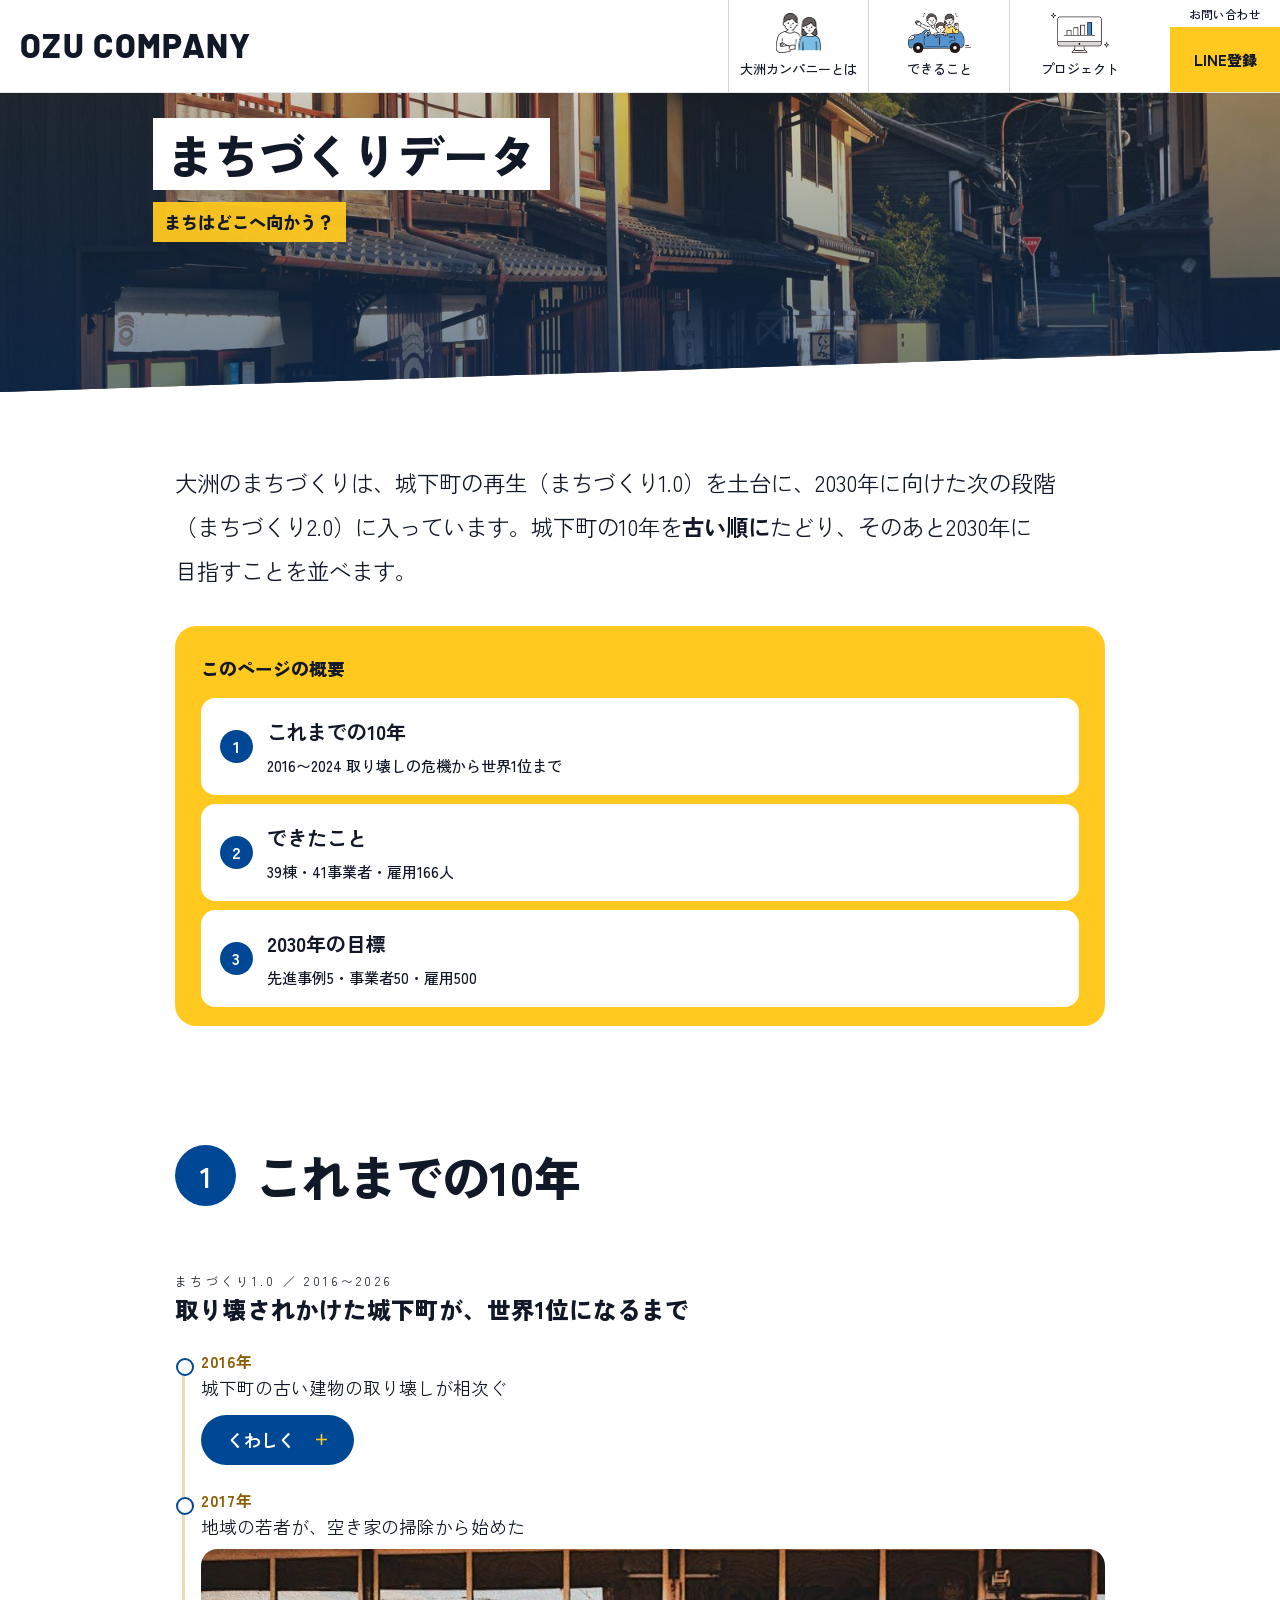
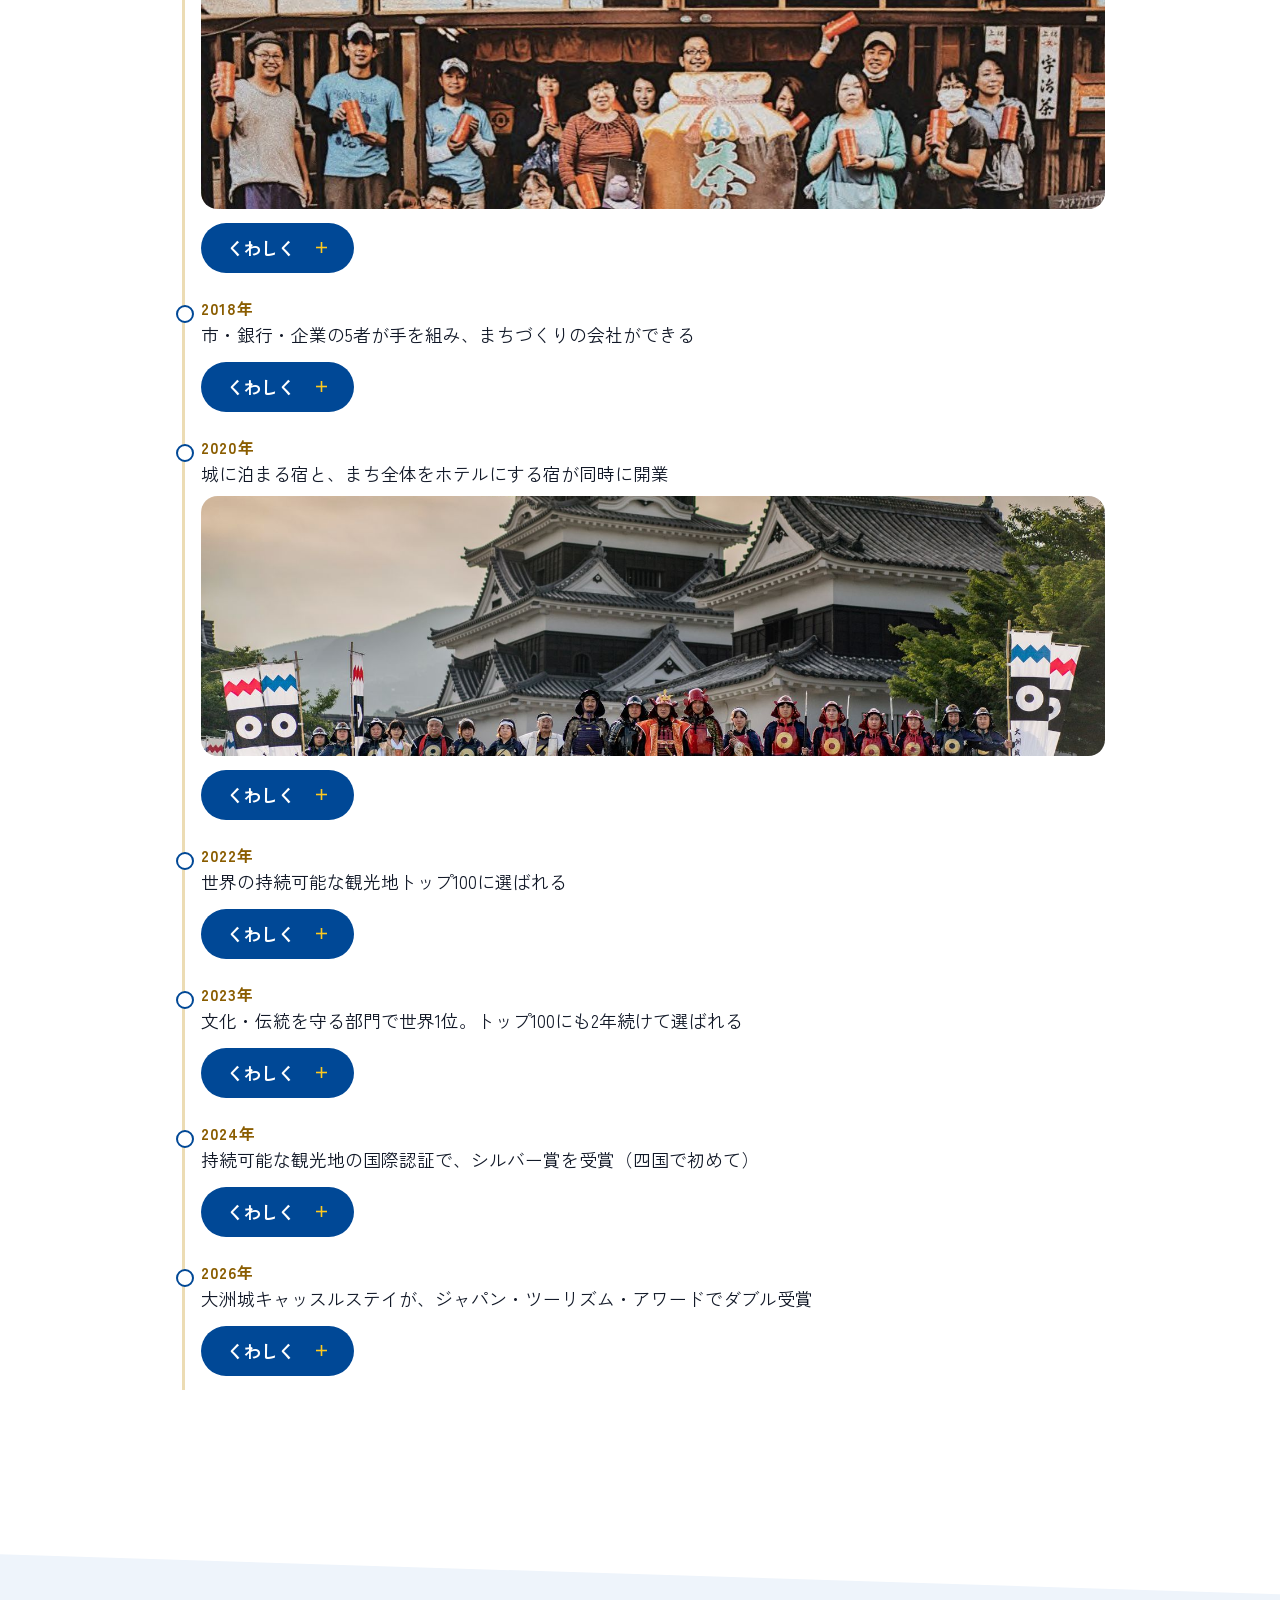
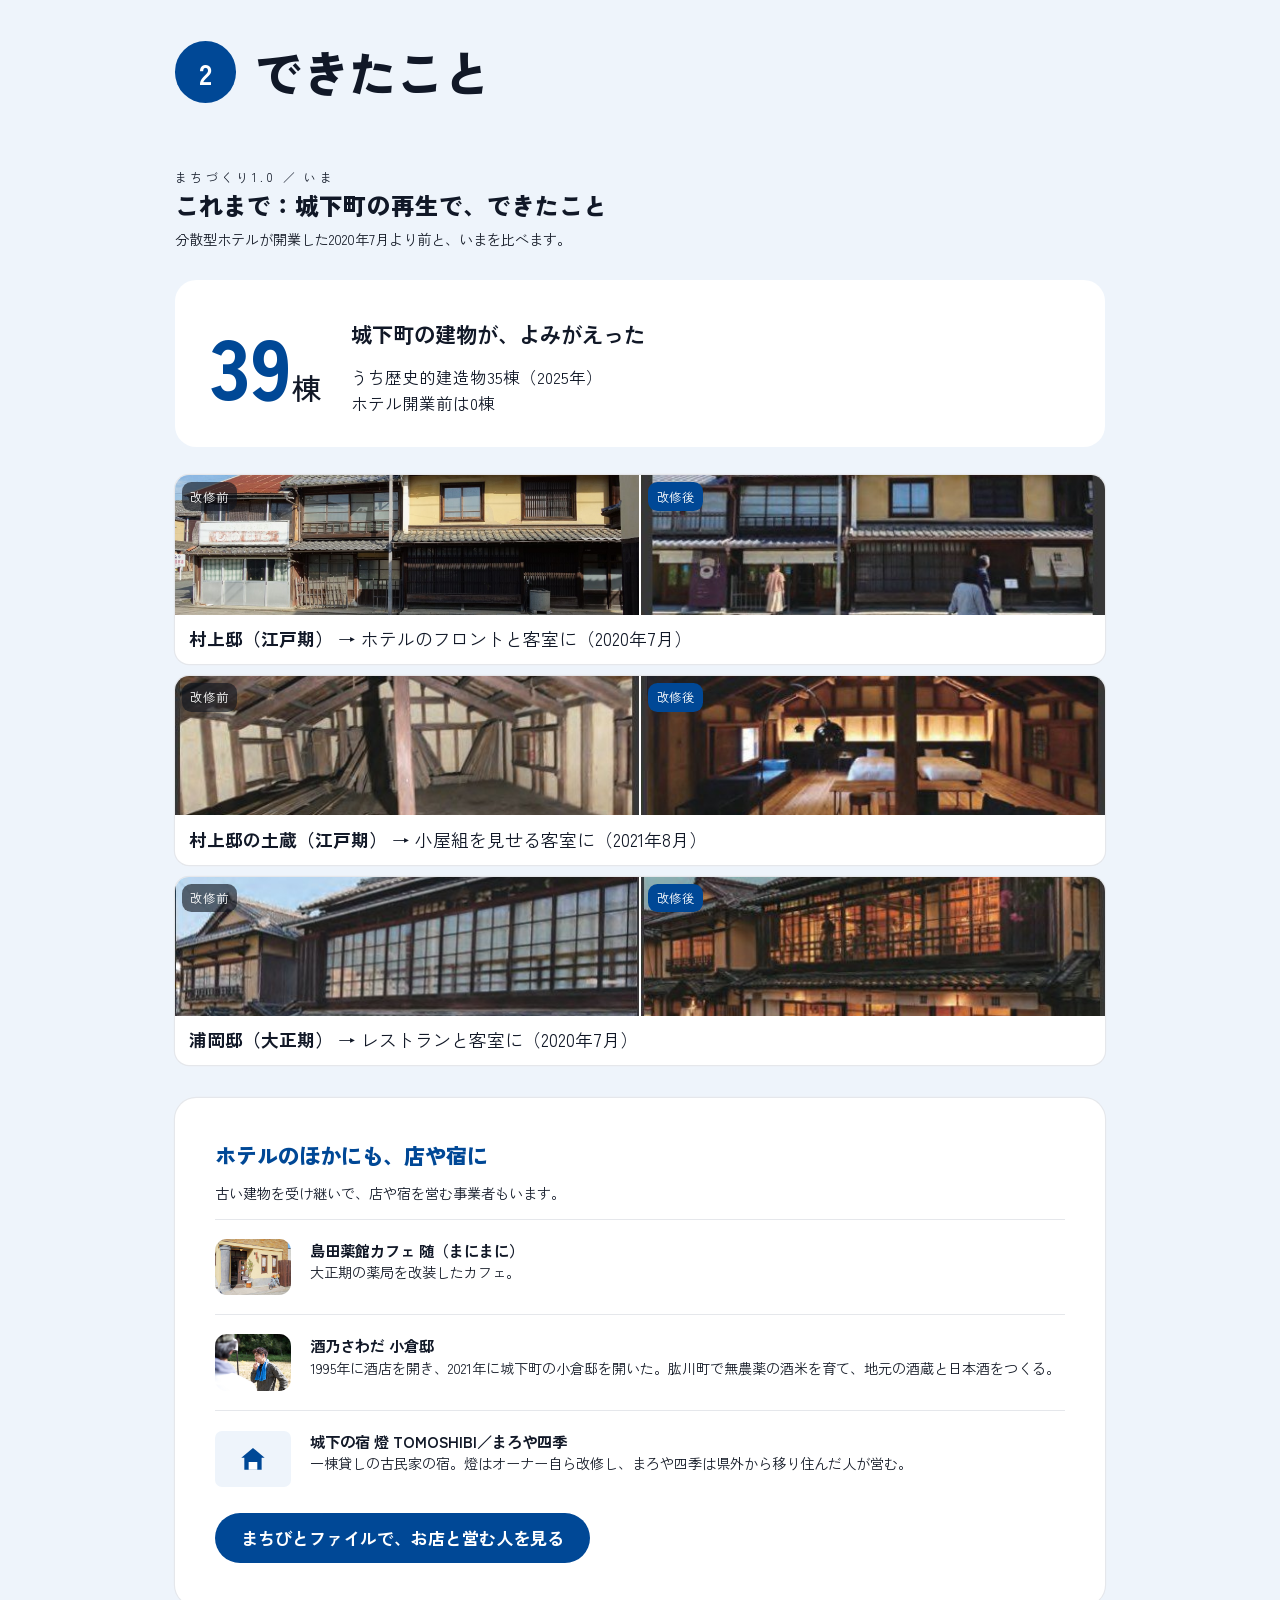
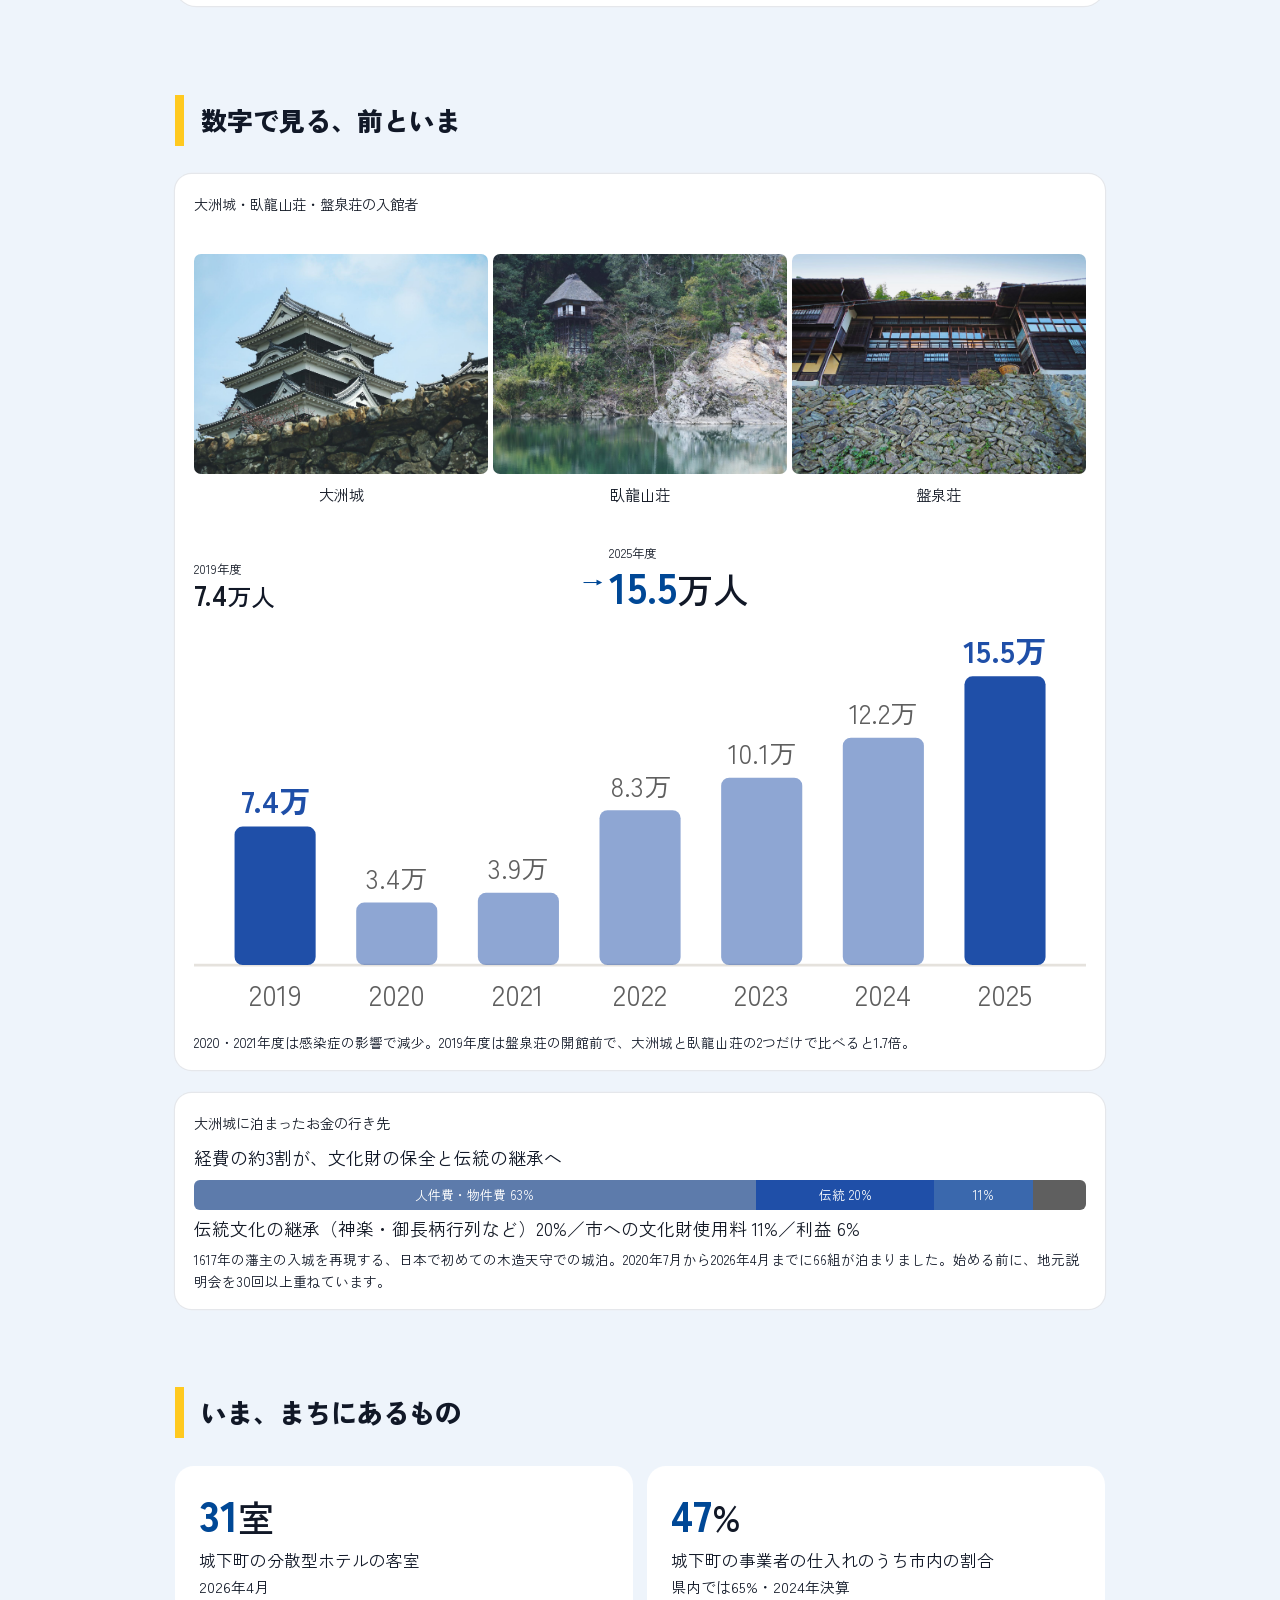
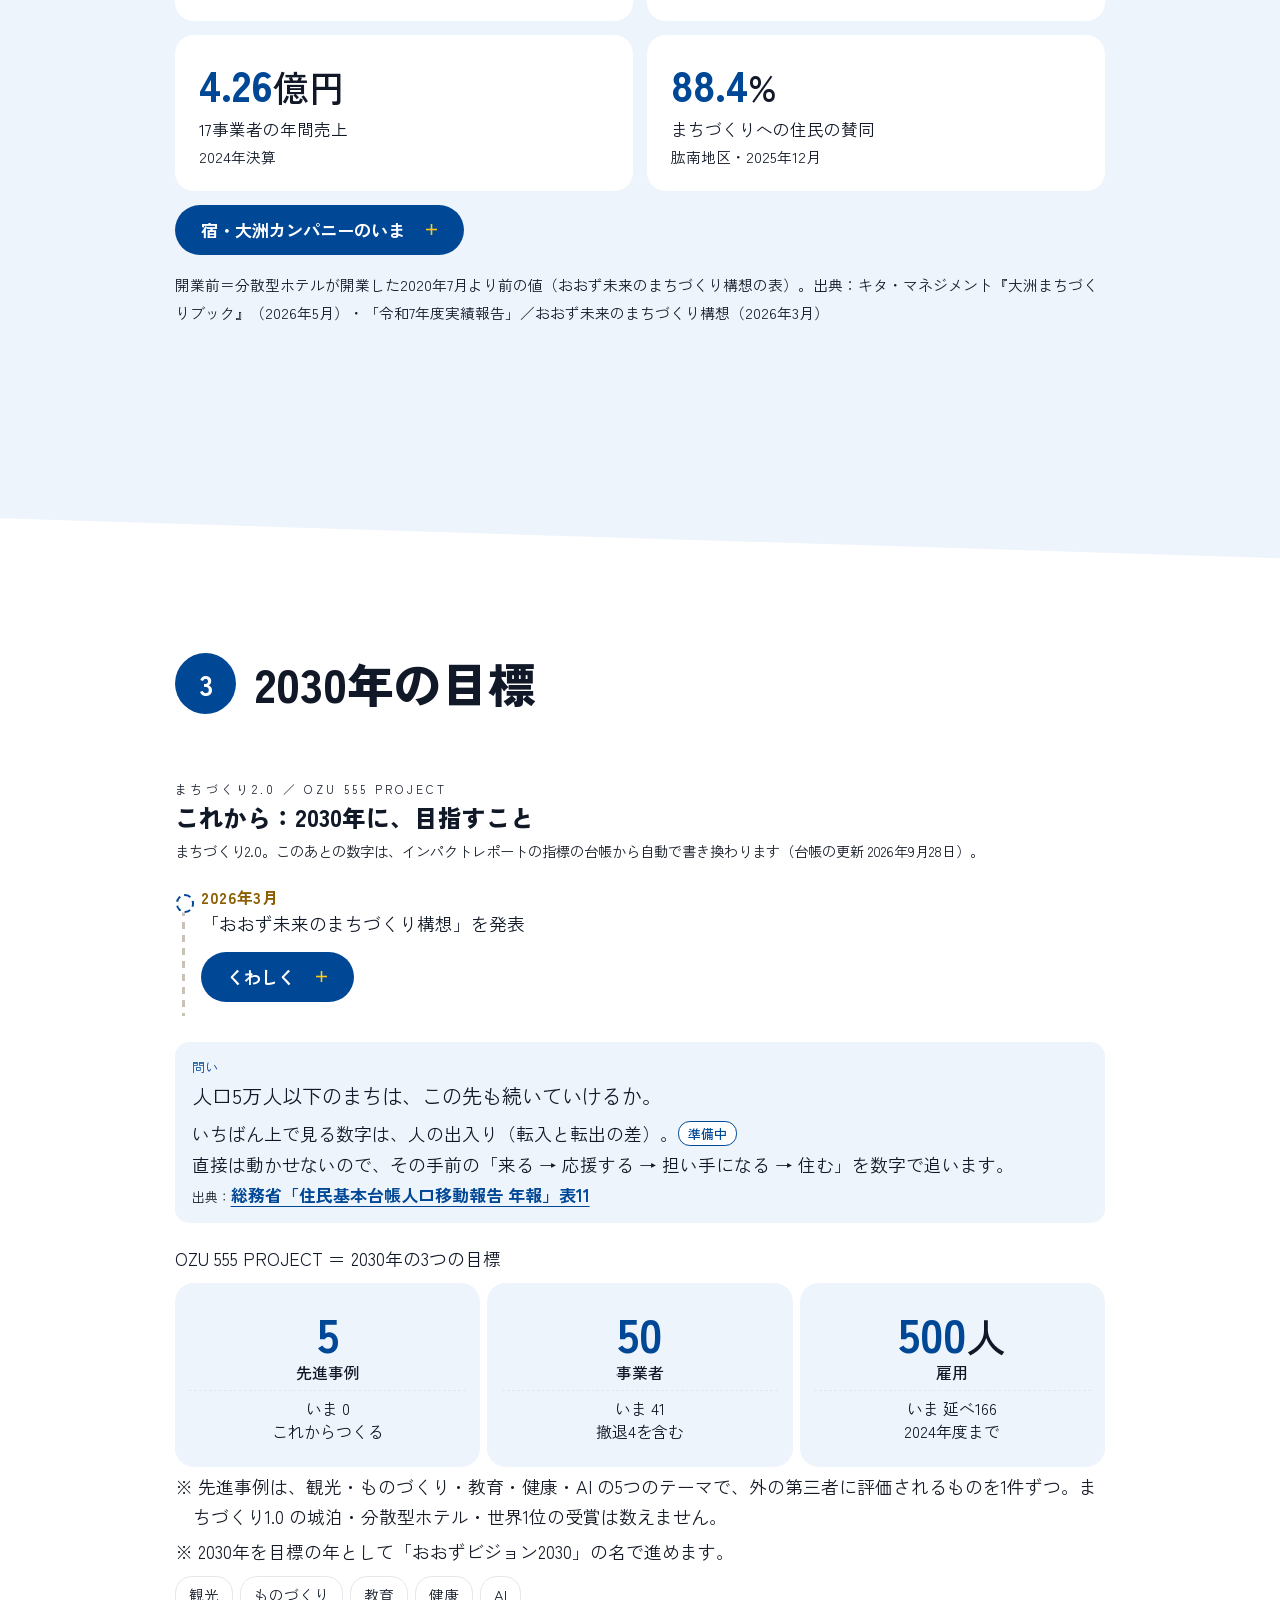
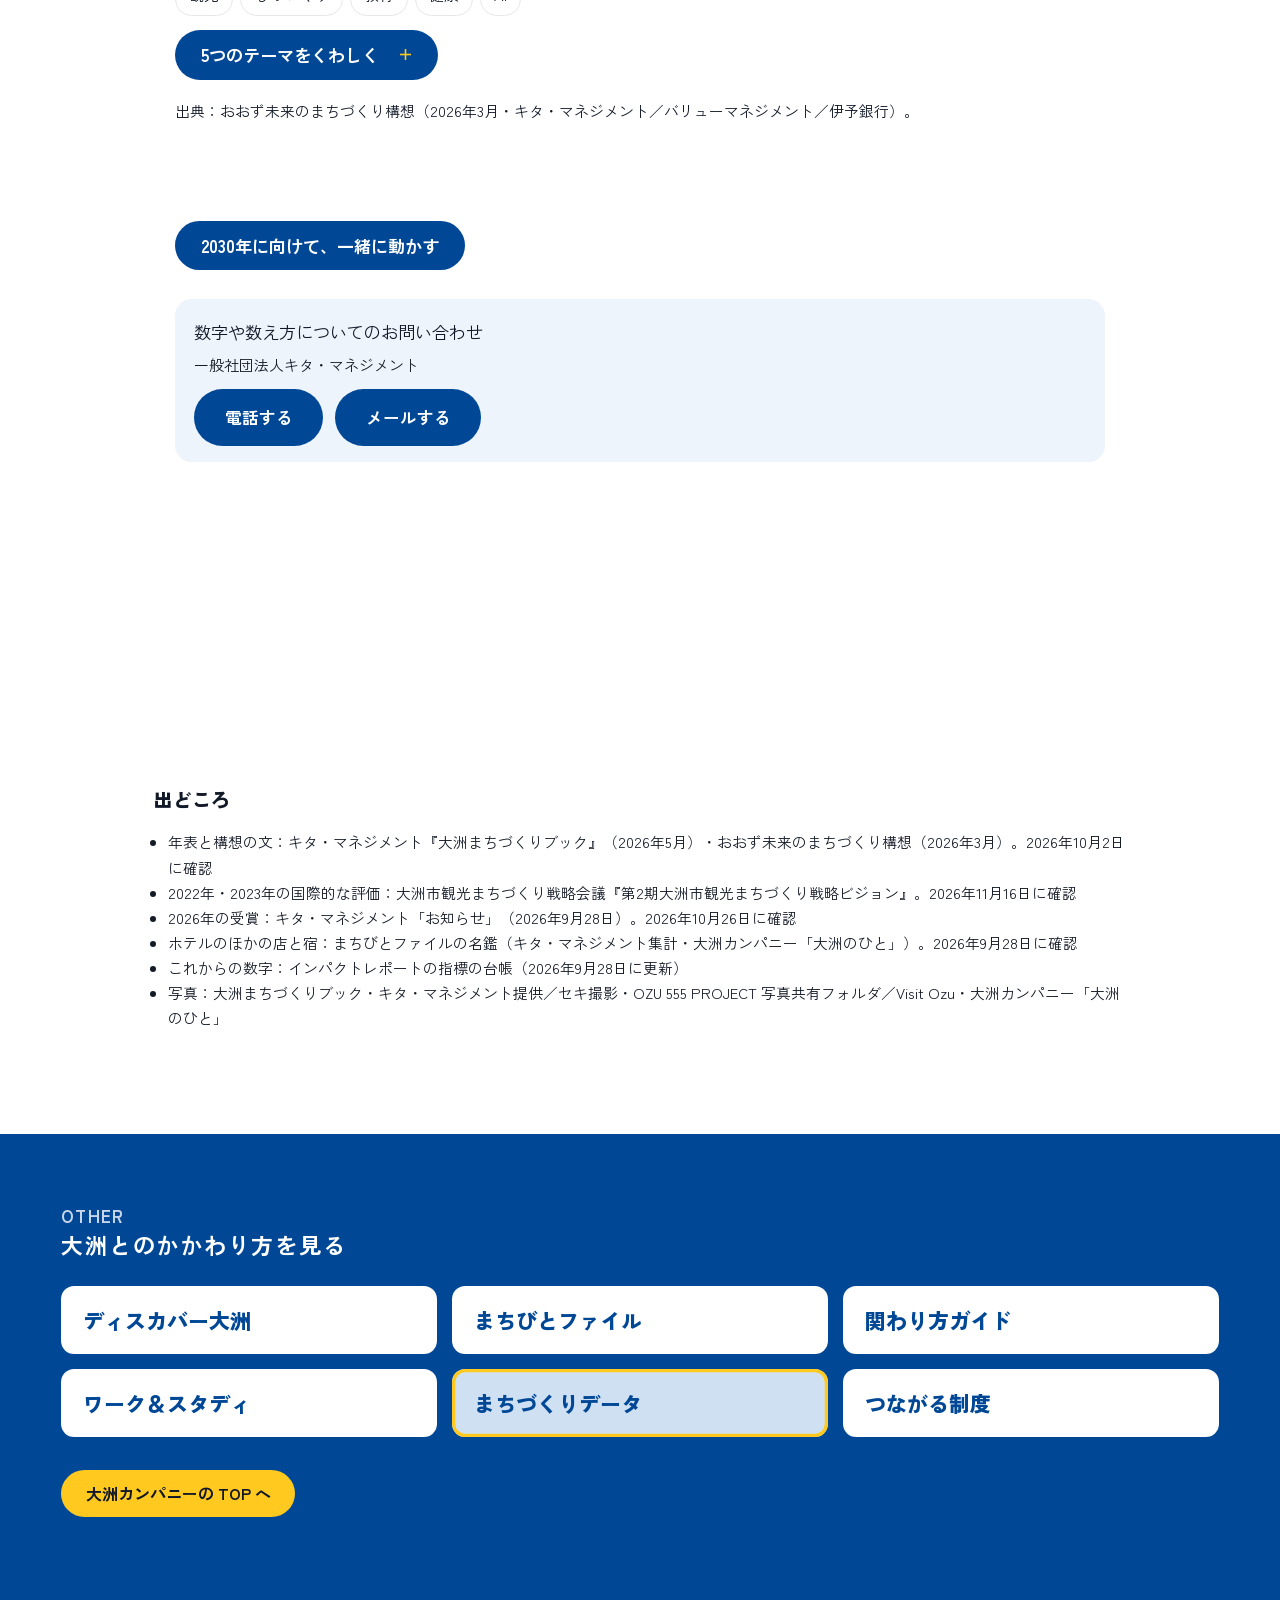
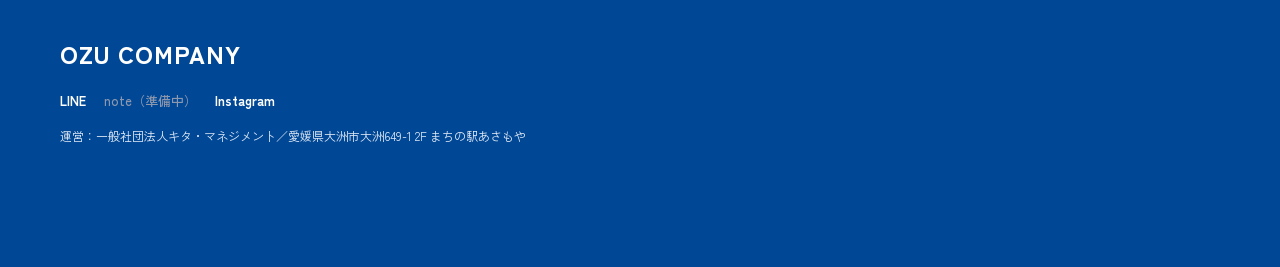
<file: data/index.html>
<!DOCTYPE html><html lang="ja"><head>
<!-- 独立ページ：scripts/build_ozu_company_pages.py が pages/kazu.html から組み立てたもの（台帳 site_ozu_company.json）。手で直さない -->
<meta charset="UTF-8"><meta name="viewport" content="width=device-width, initial-scale=1.0"><meta name="robots" content="noindex, nofollow"><title>まちづくりデータ｜大洲カンパニー</title>
<!-- 生成物：scripts/build_ozu555_site_kazu.py（台帳 kazu_koremade.json・ugoki_timeline.json・指標ダッシュボード）。手で直さない -->
<link rel="preconnect" href="https://fonts.googleapis.com"><link href="https://fonts.googleapis.com/css2?family=Zen+Kaku+Gothic+Antique:wght@400;500;700;900&display=swap" rel="stylesheet">
<style>
:root{--blue:#1f4fa8;--blue-soft:#fff1cf;--ink:#231815;--sub:#5f5f5f;--bg:#ffffff;--paper:#faf8f4;--line:#e5e2dd;--gold:#a77a41}
*{box-sizing:border-box}
html{scroll-behavior:smooth}
body{margin:0;background:var(--bg);color:var(--ink);font-family:"Noto Sans JP","Hiragino Sans",sans-serif;font-size:15px;line-height:1.8;-webkit-text-size-adjust:100%}
a{color:var(--blue)}
.hero{position:relative;height:150px;overflow:hidden;background:#1d2530}
.hero img{width:100%;height:100%;object-fit:cover;display:block;opacity:.92}
.hero .ov{position:absolute;inset:0;background:linear-gradient(180deg,rgba(20,18,16,.05) 20%,rgba(20,18,16,.72))}
.hero .tt{position:absolute;left:0;right:0;bottom:0;padding:0 18px 14px;color:#fff}
.hero h1{font-family:"Shippori Mincho",serif;font-size:26px;font-weight:700;margin:0;line-height:1.3;text-shadow:0 1px 10px rgba(0,0,0,.4)}
.hero .sub{font-size:12.5px;margin:3px 0 0;opacity:.95}
.wrap{max-width:640px;margin:0 auto;padding:16px 18px 0}
.upd{font-size:11.5px;color:var(--sub);margin:0 0 10px}
.one{font-size:15px;line-height:1.75;margin:0 0 12px}
.one,.tl .y .h,.nowl li{word-break:auto-phrase}
.tag{display:inline-block;font-size:11px;line-height:1;padding:4px 8px;border-radius:10px;font-weight:500;vertical-align:2px;white-space:nowrap}
.tag.go{background:var(--blue);color:#fff}
.tag.prep{background:#fff;color:var(--blue);border:1px solid var(--blue)}
.tag.done{background:#ececea;color:#5a5a5a}
.move{background:var(--blue-soft);border-radius:12px;padding:12px 14px 6px;margin:0 0 12px}
.move .t{font-family:"Shippori Mincho",serif;font-size:16px;font-weight:700;color:var(--blue);margin:0}
.nowl{list-style:none;margin:8px 0 0;padding:0}
.nowl li{display:flex;gap:8px;align-items:flex-start;padding:7px 0;border-top:1px solid #ecdcb4;font-size:14px;line-height:1.6}
.nowl li:first-child{border-top:none}
.nowl li .tag{flex:none;margin-top:2px}
.nowl li small{display:block;font-size:12px;color:var(--sub);line-height:1.5}
.nowl li small a{white-space:nowrap}
.jump{display:grid;grid-template-columns:repeat(3,1fr);gap:8px;margin:0 0 6px}
.jump a{display:flex;flex-direction:column;justify-content:center;min-height:52px;padding:6px;border:1px solid var(--line);border-radius:10px;text-decoration:none;color:var(--ink);text-align:center;background:#fff;font-size:13.5px;font-weight:500;line-height:1.35}
.jump a small{font-size:10.5px;color:var(--sub);font-weight:400}
.jump a::after{content:"↓";font-size:11px;color:var(--sub);margin-top:1px}
.sec{margin:26px 0 10px}
.sec .k{font-family:Georgia,serif;font-size:10px;letter-spacing:.28em;color:var(--gold);margin:0}
.sec h2{font-family:"Shippori Mincho",serif;font-size:20px;margin:0;line-height:1.45;word-break:auto-phrase}
.sec .es{font-size:12px;color:var(--sub);margin:4px 0 0;line-height:1.7}
.tl{position:relative;margin:4px 0 0;padding:0 0 0 22px}
.tl::before{content:"";position:absolute;left:6px;top:8px;bottom:8px;width:2px;background:#ecdcb4}
.tl .y{position:relative;padding:0 0 14px}
.tl .y::before{content:"";position:absolute;left:-21px;top:7px;width:12px;height:12px;border-radius:50%;background:#fff;border:2px solid var(--blue)}
.tl .y b.yr{display:block;font-family:"Shippori Mincho",serif;font-size:13.5px;color:var(--gold);letter-spacing:.04em;line-height:1.5}
.tl .y .h{font-size:15px;font-weight:700;line-height:1.55;margin:0}
.tl .y img.ph{width:100%;max-height:220px;object-fit:cover;border-radius:10px;display:block;margin:8px 0 4px}
.fut .tl::before{background:repeating-linear-gradient(180deg,#c9c2b6 0 6px,transparent 6px 11px)}
.fut .tl .y::before{border-style:dashed}
details{margin:6px 0 0}
details summary{list-style:none;cursor:pointer;font-size:13px;color:var(--blue);display:inline-flex;align-items:center;min-height:36px;gap:4px}
details summary::-webkit-details-marker{display:none}
details summary::after{content:"＋";font-size:12px}
details[open] summary::after{content:"－"}
details .body{font-size:14px;line-height:1.85;color:var(--ink);padding:4px 0 2px}
details .body p{margin:0 0 10px}
.tonote{display:flex;align-items:center;justify-content:space-between;min-height:44px;padding:8px 12px;border:1px solid var(--blue);border-radius:10px;text-decoration:none;font-size:13.5px;margin:4px 0 6px}
.tonote::after{content:"↗"}
.quote{font-family:"Shippori Mincho",serif;font-size:16px;color:var(--ink);line-height:1.9;border-left:3px solid var(--gold);padding:2px 0 2px 14px;margin:6px 0 10px}
.quote small{display:block;font-size:11px;color:var(--sub);font-family:"Noto Sans JP",sans-serif;margin-top:2px}
.chips{display:flex;flex-wrap:wrap;gap:6px;margin:8px 0 0}
.chips span{font-size:12.5px;border:1px solid var(--line);border-radius:14px;padding:4px 11px;background:#fff}
.src{font-size:11px;color:var(--sub);margin:8px 0 0;line-height:1.6}
.bigone{text-align:center;margin:10px 0 12px}
.bigone b{font-family:"Shippori Mincho",serif;font-size:44px;color:var(--blue);line-height:1.1}
.bigone b small{font-size:18px}
.bigone span{display:block;font-size:13.5px;margin-top:2px}
.bigone .bs{font-size:11.5px;color:var(--sub);line-height:1.6}
.bap{background:#fff;border-radius:12px;overflow:hidden;margin:0 0 10px;box-shadow:0 0 0 1px var(--line)}
.bap .ph{display:grid;grid-template-columns:1fr 1fr;gap:2px}
.bap .ph div{position:relative}
.bap .ph img{width:100%;height:118px;object-fit:cover;display:block}
.bap .ph span{position:absolute;left:6px;top:6px;font-size:10.5px;background:rgba(15,20,30,.62);color:#fff;padding:2px 7px;border-radius:8px;letter-spacing:.06em}
.bap .ph div:last-child span{background:var(--blue)}
.bap p{margin:0;padding:8px 12px 10px;font-size:12.5px;line-height:1.6}
.biz{background:#fff;border-radius:12px;box-shadow:0 0 0 1px var(--line);padding:12px 12px 0;margin:0 0 10px}
.biz .bh{margin:0;font-size:14px;font-weight:700}
.biz .bl{margin:2px 0 4px;font-size:12px;color:var(--sub);line-height:1.6}
.biz ul{list-style:none;margin:0;padding:0}
.biz li{display:flex;gap:10px;align-items:flex-start;padding:9px 0;border-top:1px solid var(--line)}
.biz li img,.biz li .ic{flex:none;width:64px;height:48px;border-radius:6px}
.biz li img{object-fit:cover;display:block}
.biz li .ic{display:flex;align-items:center;justify-content:center;background:var(--blue-soft)}
.biz li .ic svg{width:22px;height:22px;fill:var(--blue)}
.biz li b{display:block;font-size:13px;line-height:1.45}
.biz li span{display:block;font-size:12px;color:var(--sub);line-height:1.55;margin-top:1px}
.biz .more{display:flex;align-items:center;min-height:44px;border-top:1px solid var(--line);font-size:13px;color:var(--blue);text-decoration:none}
.subh{display:flex;align-items:baseline;gap:8px;margin:18px 0 8px}
.subh b{font-family:"Shippori Mincho",serif;font-size:17px}
.subh span{font-family:Georgia,serif;font-size:10px;letter-spacing:.22em;color:var(--gold)}
.slide{background:#fff;border-radius:14px;padding:14px 16px;margin:0 0 10px;box-shadow:0 0 0 1px var(--line)}
.slide .sl{font-size:12px;color:var(--sub);margin:0 0 6px;display:flex;justify-content:space-between;gap:8px}
.slide .sl em{font-style:normal;font-family:Georgia,serif;font-size:10px;letter-spacing:.2em;color:var(--gold)}
.slide .sn{font-size:15px;font-weight:700;margin:0 0 8px;line-height:1.45}
.slide .nt{font-size:11.5px;color:var(--sub);margin:6px 0 0;line-height:1.6}
.ba2{display:grid;grid-template-columns:1fr 28px 1.25fr;align-items:end}
.ba2 .c .y{display:block;font-size:10.5px;color:var(--sub);line-height:1.4}
.ba2 .c b{display:block;font-family:"Shippori Mincho",serif;line-height:1.1}
.ba2 .c.bf b{font-size:24px;color:var(--sub)}
.ba2 .c.af b{font-size:36px;color:var(--blue)}
.ba2 .c b small{font-size:13px}
.ba2 .ar{font-size:18px;color:var(--blue);text-align:center;padding-bottom:6px}
.trio{display:grid;grid-template-columns:repeat(3,1fr);gap:4px;margin:4px 0 10px}
.trio figure{margin:0}
.trio img{width:100%;aspect-ratio:4/3;object-fit:cover;display:block;border-radius:6px}
.trio figcaption{font-size:10.5px;color:var(--sub);text-align:center;line-height:1.4;margin-top:2px}
.chart{margin-top:8px}.chart svg{display:block;width:100%;height:auto;font-family:"Noto Sans JP",sans-serif}
.bars2{margin:10px 0 2px}
.bars2 .r{display:grid;grid-template-columns:30px 1fr;align-items:center;gap:6px;margin:3px 0;font-size:10.5px;color:var(--sub)}
.bars2 .t{height:9px;border-radius:5px;background:var(--blue-soft);position:relative;overflow:hidden}
.bars2 .t i{position:absolute;left:0;top:0;bottom:0;border-radius:5px}
.bars2 .r.bf i{background:var(--blue);opacity:.35}.bars2 .r.af i{background:var(--blue)}
.slides2{display:grid;grid-template-columns:1fr 1fr;gap:8px;margin:0 0 10px}
.slides2 .slide{margin:0;padding:12px}
.slides2 .slide .sn{font-size:13px;margin:0 0 6px}
.slides2 .now2 b{display:block;font-family:"Shippori Mincho",serif;font-size:30px;color:var(--blue);line-height:1.1}
.slides2 .now2 b small{font-size:13px}
.slides2 .now2 span{display:block;font-size:10.5px;color:var(--sub);margin-top:2px;line-height:1.5}
.slides2 .was{font-size:11.5px;color:var(--sub);margin:6px 0 0}
.slides2 .was b{font-family:"Shippori Mincho",serif;font-size:15px}
.split{display:flex;height:26px;border-radius:5px;overflow:hidden;margin:6px 0 3px;font-size:11px;color:#fff;line-height:26px;text-align:center}
.split i{font-style:normal;white-space:nowrap;overflow:hidden}
.splitl{font-size:11px;color:var(--sub);line-height:1.6;margin:0}
.have{display:grid;grid-template-columns:1fr 1fr;gap:8px;margin:0 0 4px}
.have div{background:var(--blue-soft);border-radius:10px;padding:10px 12px 9px}
.have b{display:block;font-family:"Shippori Mincho",serif;font-size:24px;color:var(--blue);line-height:1.15}
.have b small{font-size:12.5px}
.have span{display:block;font-size:12px;line-height:1.5;margin-top:3px}
.have i{display:block;font-style:normal;font-size:10.5px;color:var(--sub);line-height:1.4;margin-top:2px}
.fut{margin:30px -18px 0;padding:2px 18px 4px;border-top:4px solid var(--blue)}
.fut .sec{margin-top:18px}
.q{background:var(--blue-soft);border-radius:12px;padding:12px 14px;margin:14px 0 12px}
.q .qk{font-size:11px;color:var(--blue);font-weight:700;margin:0}
.q .qt{font-family:"Shippori Mincho",serif;font-size:17px;line-height:1.55;margin:2px 0 6px}
.q p{font-size:12.5px;margin:0;line-height:1.7}
.q .lk{font-size:11px;color:var(--sub);margin-top:4px}
.five{display:grid;grid-template-columns:repeat(3,1fr);gap:6px;margin:6px 0 4px}
.five div{background:var(--blue-soft);border-radius:10px;padding:9px 6px 8px;text-align:center}
.five b{display:block;font-family:"Shippori Mincho",serif;font-size:30px;color:var(--blue);line-height:1.1}
.five b small{font-size:13px}
.five span{display:block;font-size:12px;line-height:1.45;margin-top:2px;font-weight:500}
.five i{display:block;font-style:normal;font-size:11px;color:var(--sub);margin-top:5px;line-height:1.45;border-top:1px dashed var(--line);padding-top:5px}
.fivel{font-size:11.5px;color:var(--sub);line-height:1.7;margin:4px 0 4px;padding-left:1em;text-indent:-1em}
.ringh{font-size:14.5px;font-weight:700;margin:16px 0 2px}
.ringh small{display:block;font-size:12px;font-weight:400;color:var(--sub)}
.main{display:block;margin:26px 0 8px;background:var(--blue);color:#fff;text-align:center;text-decoration:none;border-radius:12px;padding:15px 12px;font-size:16px;font-weight:700;min-height:52px}
.main small{display:block;font-size:11.5px;font-weight:400;opacity:.9;margin-top:2px}
.btn2{display:flex;align-items:center;justify-content:space-between;gap:8px;min-height:48px;padding:9px 13px;margin:12px 0 0;border:1px solid var(--blue);border-radius:10px;color:var(--blue);background:#fff;text-decoration:none;font-size:14px;font-weight:500;line-height:1.4}
.btn2::after{content:"→";flex:none}
.btn2 small{display:block;font-size:11px;font-weight:400;color:var(--sub)}
footer{font-size:11px;color:var(--sub);text-align:center;padding:14px 18px 30px;line-height:1.8;background:var(--paper);margin-top:22px}

.page-index{position:fixed;top:0;left:0;right:0;z-index:20;display:flex;justify-content:center;gap:18px;min-height:44px;padding:0 12px;background:rgba(255,255,255,.97);border-bottom:1px solid var(--line);transform:translateY(-100%);transition:transform .2s}
.page-index.show{transform:none}
.page-index a{display:flex;align-items:center;gap:5px;min-height:44px;padding:0 2px;color:var(--ink);text-decoration:none;font-size:13.5px;font-weight:500;white-space:nowrap;border-bottom:1px solid transparent}
.page-index a i{font-style:normal;display:inline-flex;align-items:center;justify-content:center;width:18px;height:18px;border-radius:50%;background:var(--blue-soft);color:var(--blue);font-size:11px;font-weight:700}
.page-index a.on{color:var(--blue);border-bottom:2px solid var(--blue)}
.page-index a.on i{background:var(--blue);color:#fff}
.page-index a:focus-visible{outline:2px solid var(--blue);outline-offset:2px}
@media (prefers-reduced-motion:reduce){.page-index{transition:none}}
.jumpc{display:grid;gap:8px;margin:6px 0}
.jumpc a{display:flex;align-items:center;gap:12px;min-height:62px;padding:10px 14px;border-radius:12px;text-decoration:none;color:var(--ink);background:var(--blue-soft)}
.jumpc a .no,.chh .no{display:inline-flex;align-items:center;justify-content:center;flex:none;width:28px;height:28px;border-radius:50%;background:var(--blue);color:#fff;font-weight:700;font-size:14px}
.jumpc a b{display:block;font-family:"Shippori Mincho",serif;font-size:17px}
.jumpc a small{display:block;font-size:11.5px;color:var(--sub)}
.jumpc a svg{width:24px;height:24px;color:var(--blue);flex:none;margin-left:auto}
.chh{scroll-margin-top:56px;display:flex;align-items:center;gap:10px;margin:34px 0 0;padding:0 0 8px;border-bottom:2px solid var(--blue)}
.chh b{font-family:"Shippori Mincho",serif;font-size:19px;color:var(--blue)}
.chh svg{width:22px;height:22px;color:var(--blue);margin-left:auto}
.chh + .sec{margin-top:12px}
.chh + .fut{margin-top:0;border-top:0;padding-top:0}
.cnts{display:grid;grid-template-columns:1fr 1fr;gap:8px;margin:0 0 10px}
.cnt{background:var(--blue-soft);border-radius:14px;padding:12px}
.cnt .top{display:flex;justify-content:space-between;align-items:flex-start}
.cnt .big{width:30px;height:30px;fill:#1f4fa8;color:#1f4fa8}
.ring{display:flex;align-items:center;justify-content:center;width:52px;height:52px;border-radius:50%;border:3px solid #1f4fa8;background:#fff;font-family:"Shippori Mincho",serif;font-weight:700;color:#1f4fa8;font-size:15px;line-height:1}
.cnt .sn{font-size:13px;font-weight:700;margin:6px 0 0;line-height:1.4}
.cu{font-family:"Shippori Mincho",serif;font-size:36px;color:#1f4fa8;line-height:1.1}
.cnt .u{font-size:13px;color:#1f4fa8;margin-left:2px}
.cnt .was{font-size:11.5px;color:var(--sub);margin:2px 0 0}
.cnt .nt2{font-size:10.5px;color:var(--sub);margin:2px 0 0;line-height:1.5}
.nexts{margin:18px 0 0;border-top:1px solid var(--line)}
.nexts .nh{font-size:12px;color:var(--sub);margin:10px 0 0}
.nexts a{display:flex;align-items:center;justify-content:space-between;gap:8px;min-height:52px;padding:8px 0;border-bottom:1px solid var(--line);text-decoration:none;color:var(--ink)}
.nexts a b{display:block;font-size:14.5px}
.nexts a small{display:block;font-size:12px;color:var(--sub)}
.nexts a::after{content:"→";color:var(--blue)}
.contact{background:var(--blue-soft);border-radius:14px;padding:14px 16px;margin:18px 0 0}
.contact .ch{font-size:14.5px;font-weight:700;margin:0}
.contact .co{font-size:12.5px;color:var(--sub);margin:2px 0 8px}
.cbtn{display:grid;grid-template-columns:1fr 1fr;gap:8px}
.cbtn a{display:block;min-height:48px;padding:8px 12px;border:1px solid var(--blue);border-radius:10px;background:#fff;color:var(--blue);text-decoration:none;font-size:14px;font-weight:500;line-height:1.4}
.cbtn a small{display:block;font-size:10.5px;color:var(--sub);font-weight:400;word-break:break-all}
.srcs{max-width:640px;margin:22px auto 0;padding:0 18px}
.srcs .sh{font-size:12px;font-weight:700;color:var(--sub);margin:0 0 4px}
.srcs ul{margin:0;padding:0 0 0 1.1em;font-size:11px;color:var(--sub);line-height:1.7}

</style><link rel="stylesheet" href="../assets/ozu-company.css">
<script>window.OC_H=function(){var b=document.getElementById('oc-bar');return b?b.offsetHeight:0};</script>
</head><body>
<header class="oc-hd" id="oc-hd"><div class="oc-in" id="oc-bar"><a class="oc-brand" href="https://asumaru3lfb.github.io/ozu-company-web/"><img src="../assets/oc-logo.png" alt="大洲カンパニーのロゴ" width="180" height="157">大洲カンパニー</a><nav class="oc-nav" aria-label="メイン"><a href="https://asumaru3lfb.github.io/ozu-company-web/#about">大洲カンパニーとは</a><a href="https://asumaru3lfb.github.io/ozu-company-web/#can">できること</a><a href="https://asumaru3lfb.github.io/ozu-company-web/ozu555.html">OZU 555 PROJECT</a><a href="https://asumaru3lfb.github.io/ozu-company-web/#contact">お問い合わせ</a></nav><span class="oc-r"><a class="oc-pill" href="https://lin.ee/FRC9VkG" target="_blank" rel="noopener">LINE登録</a><button type="button" class="oc-burger" id="oc-burger" aria-label="メニューを開く" aria-expanded="false" aria-controls="oc-mnav"><i></i><i></i><i></i></button></span></div><nav class="oc-mnav" id="oc-mnav" hidden aria-label="メニュー"><a href="https://asumaru3lfb.github.io/ozu-company-web/">TOP</a><span class="oc-mlab">大洲とのかかわり方</span><a href="../discover/">ディスカバー大洲<small>大洲で何を体験できる？</small></a><a href="../machibito/">まちびとファイル<small>どんな人に会える？</small></a><a href="../guide/">関わり方ガイド<small>自分にできることは？</small></a><a href="../work/">ワーク＆スタディ<small>仕事や学びで関われる？</small></a><span class="oc-mcur" aria-current="page">まちづくりデータ<small>いま見ているページ</small></span><a href="../seido/">つながる制度<small>どんな制度を使える？</small></a><a class="oc-msep" href="https://asumaru3lfb.github.io/ozu-company-web/ozu555.html">OZU 555 PROJECT</a><a href="https://asumaru3lfb.github.io/ozu-company-web/#contact">お問い合わせ</a></nav></header>
<nav class="oc-crumb" aria-label="現在地"><a href="https://asumaru3lfb.github.io/ozu-company-web/">TOP</a><span aria-hidden="true">＞</span><span aria-current="page">まちづくりデータ</span></nav>
<svg width="0" height="0" style="position:absolute" aria-hidden="true">
<symbol id="i-shop" viewBox="0 0 12 12"><path d="M1 5.2 6 1.2l5 4V11H1z"/><rect x="4.9" y="7" width="2.2" height="4" fill="#fff"/></symbol>
<symbol id="i-person" viewBox="0 0 12 12"><circle cx="6" cy="3.1" r="2.3"/><path d="M1.8 11.6c0-4.6 8.4-4.6 8.4 0z"/></symbol>
<symbol id="i-home" viewBox="0 0 12 12"><path d="M1 5.6 6 1.4l5 4.2V11H7.6V8H4.4v3H1z"/></symbol>
<symbol id="i-globe" viewBox="0 0 12 12"><circle cx="6" cy="6" r="5" fill="none" stroke="currentColor" stroke-width="1.3"/><path d="M1 6h10M6 1c-2.4 2.8-2.4 7.2 0 10M6 1c2.4 2.8 2.4 7.2 0 10" fill="none" stroke="currentColor" stroke-width="1.1"/></symbol>
<symbol id="i-house" viewBox="0 0 12 12"><path d="M.6 5.4 6 .9l5.4 4.5H10V11H2V5.4z"/><path d="M4 11V7.4h4V11" fill="#fff"/></symbol>
<symbol id="c-past" viewBox="0 0 24 24"><circle cx="12" cy="12" r="9" fill="none" stroke="currentColor" stroke-width="2"/><path d="M12 7v5.4l3.4 2" fill="none" stroke="currentColor" stroke-width="2" stroke-linecap="round"/></symbol>
<symbol id="c-done" viewBox="0 0 24 24"><path d="M4 20V11M10 20V6M16 20v-6M21 20H3" fill="none" stroke="currentColor" stroke-width="2.2" stroke-linecap="round"/></symbol>
<symbol id="c-future" viewBox="0 0 24 24"><path d="M6 21V3M6 4h11l-2.6 3.6L17 11H6" fill="none" stroke="currentColor" stroke-width="2" stroke-linejoin="round" stroke-linecap="round"/></symbol>
</svg>
<nav class="page-index" aria-label="このページの章" hidden><a href="#past" data-sec="past"><i>1</i>これまでの10年</a><a href="#done" data-sec="done"><i>2</i>できたこと</a><a href="#future" data-sec="future"><i>3</i>2030年の目標</a></nav>
<div class="hero"><img src="../pages/photos/d_a1840ff6.jpg" alt="大洲城下町の町並み"><div class="ov"></div><div class="tt"><h1>まちづくりデータ</h1><p class="sub">まちはどこへ向かう？</p></div></div>
<div class="wrap">
<p class="one">大洲のまちづくりは、城下町の再生（まちづくり1.0）を土台に、2030年に向けた次の段階（まちづくり2.0）に入っています。城下町の10年を<b>古い順に</b>たどり、そのあと2030年に目指すことを並べます。</p>
<div class="jumpc"><a href="#past"><span class="no">1</span><span><b>これまでの10年</b><small>2016〜2024 取り壊しの危機から世界1位まで</small></span><svg><use href="#c-past"/></svg></a><a href="#done"><span class="no">2</span><span><b>できたこと</b><small>39棟・41事業者・雇用166人</small></span><svg><use href="#c-done"/></svg></a><a href="#future"><span class="no">3</span><span><b>2030年の目標</b><small>先進事例5・事業者50・雇用500</small></span><svg><use href="#c-future"/></svg></a></div>
<div class="chh" id="past"><span class="no">1</span><b>これまでの10年</b><svg><use href="#c-past"/></svg></div><div class="sec"><p class="k">まちづくり1.0 ／ 2016〜2026</p><h2>取り壊されかけた城下町が、世界1位になるまで</h2></div><div class="tl"><div class="y"><b class="yr">2016年</b><p class="h">城下町の古い建物の取り壊しが相次ぐ</p><details><summary>くわしく</summary><div class="body"><p>大洲の城下町には、歴史的な風情を感じられる建物が約100件残っていました。ところが2016年から17年にかけて、所有者の高齢化や相続、修繕費の負担から、取り壊しや建て替えが一斉に進む時期が訪れます。</p><p>広い範囲で町並みが失われれば、消えるのは景色だけではありません。まちの記憶と、地域らしさそのものでした。</p></div></details></div><div class="y"><b class="yr">2017年</b><p class="h">地域の若者が、空き家の掃除から始めた</p><img class="ph" src="../pages/img/p04_89.jpg" alt="お茶のいそさきの前に並ぶYATSUGIのメンバーたち" loading="lazy"><details><summary>くわしく</summary><div class="body"><p>2017年4月、地域の若者を中心に「YATSUGI（やつぎ）」が結成されます。最初にやったのは大きな計画づくりではなく、<b>空き家の掃除と障子の張り替え</b>。人の出入りがあるだけで空き家の傷みは遅くなる——小さな手入れがまちの時間を稼ぎました。</p><p>その延長で生まれた町家イベント「城下のMACHIBITO」は、100年前のにぎわいを再現する催しとして3年間開かれ、最多の年には町家18棟・123ブースが出店。事業者たちが「町家で商いができる」と気づくきっかけになりました。</p><p>同じ年の6月には、市役所と伊予銀行の職員による勉強会も始まり、先進地の丹波篠山を訪ねて学びを重ねました。</p></div></details></div><div class="y"><b class="yr">2018年</b><p class="h">市・銀行・企業の5者が手を組み、まちづくりの会社ができる</p><details><summary>くわしく</summary><div class="body"><p>2018年4月、<b>大洲市・バリューマネジメント・ノオト・NOTE・伊予銀行の5者</b>で連携協定を結びました。同じ年の7月、まちづくりの司令塔となる<b>一般社団法人キタ・マネジメント</b>が設立され、まちづくりファンドもつくられます。</p><p>事業費約10億円（公的資金約5億円＋民間資金約5億円）が、短い期間にまちへ注がれました。</p></div></details></div><div class="y"><b class="yr">2020年</b><p class="h">城に泊まる宿と、まち全体をホテルにする宿が同時に開業</p><img class="ph" src="../pages/photos/d_d0c0e017.jpg" alt="大洲城の天守の前に並ぶキャッスルステイの入城の行列" loading="lazy"><details><summary>くわしく</summary><div class="body"><p>前の市長の急逝、西日本豪雨、コロナ禍。苦難が続くなかでも、歩みは止まりませんでした。</p><p>2020年7月、日本初の木造天守に泊まる「大洲城キャッスルステイ」と、まち全体がホテルになる分散型ホテル「NIPPONIA HOTEL 大洲 城下町」が同時に開業。取り壊されるはずだった商家や蔵が、客室やレストラン、店としてよみがえっていきました。</p></div></details></div><div class="y"><b class="yr">2022年</b><p class="h">世界の持続可能な観光地トップ100に選ばれる</p><details><summary>くわしく</summary><div class="body"><p>2022年9月、持続可能な観光地を選ぶ国際的な団体グリーン・デスティネーションズの「世界の持続可能な観光地TOP100」に選ばれました。</p></div></details></div><div class="y"><b class="yr">2023年</b><p class="h">文化・伝統を守る部門で世界1位。トップ100にも2年続けて選ばれる</p><details><summary>くわしく</summary><div class="body"><p>2023年3月、グリーン・デスティネーションズの「The Green Destinations Story Awards（ITB Berlin）」の「文化・伝統保全」の部門で世界1位になりました。</p><p>同じ年の10月には、「世界の持続可能な観光地TOP100」に2年続けて選ばれています。</p></div></details></div><div class="y"><b class="yr">2024年</b><p class="h">持続可能な観光地の国際認証で、シルバー賞を受賞（四国で初めて）</p><details><summary>くわしく</summary><div class="body"><p>同じグリーン・デスティネーションズの認証で、シルバーアワードを四国で初めて取得しました。壊されかけた城下町の再生が、世界の観光の最前線で評価されたことになります。</p></div></details></div><div class="y"><b class="yr">2026年</b><p class="h">大洲城キャッスルステイが、ジャパン・ツーリズム・アワードでダブル受賞</p><details><summary>くわしく</summary><div class="body"><p>2026年9月、第10回ジャパン・ツーリズム・アワードで、大洲城キャッスルステイが「学生が選ぶジャパン・ツーリズム・アワード」と「審査委員特別賞」の2つを受賞しました。</p><p><a href="https://kita-m.com/cat_awards/3653/" target="_blank" rel="noopener">お知らせ（キタ・マネジメント） ↗</a></p></div></details></div></div>
<div class="chh" id="done"><span class="no">2</span><b>できたこと</b><svg><use href="#c-done"/></svg></div><div class="sec"><p class="k">まちづくり1.0 ／ いま</p><h2>これまで：城下町の再生で、できたこと</h2><p class="es">分散型ホテルが開業した2020年7月より前と、いまを比べます。</p></div>
<div class="bigone"><b>39<small>棟</small></b><span>城下町の建物が、よみがえった</span><span class="bs">うち歴史的建造物35棟（2025年）<br>ホテル開業前は0棟</span></div>
<div class="bap"><div class="ph"><div><img src="../pages/photos/d_116b4e6d.jpg" alt="村上邸（江戸期）の改修前" loading="lazy"><span>改修前</span></div><div><img src="../pages/img/ba_oki_out_after.jpg" alt="村上邸（江戸期）の改修後" loading="lazy"><span>改修後</span></div></div><p><b>村上邸（江戸期）</b> → ホテルのフロントと客室に（2020年7月）</p></div>
<div class="bap"><div class="ph"><div><img src="../pages/img/ba_mune_kura_before.jpg" alt="村上邸の土蔵（江戸期）の改修前" loading="lazy"><span>改修前</span></div><div><img src="../pages/img/ba_mune_kura_after.jpg" alt="村上邸の土蔵（江戸期）の改修後" loading="lazy"><span>改修後</span></div></div><p><b>村上邸の土蔵（江戸期）</b> → 小屋組を見せる客室に（2021年8月）</p></div>
<div class="bap"><div class="ph"><div><img src="../pages/img/ba_sada_before.jpg" alt="浦岡邸（大正期）の改修前" loading="lazy"><span>改修前</span></div><div><img src="../pages/img/ba_sada_after.jpg" alt="浦岡邸（大正期）の改修後" loading="lazy"><span>改修後</span></div></div><p><b>浦岡邸（大正期）</b> → レストランと客室に（2020年7月）</p></div>
<div class="biz"><p class="bh">ホテルのほかにも、店や宿に</p><p class="bl">古い建物を受け継いで、店や宿を営む事業者もいます。</p><ul><li><img src="../pages/img/hito_zui.jpg" alt="" width="64" height="48" loading="lazy"><div><b>島田薬館カフェ 随（まにまに）</b><span>大正期の薬局を改装したカフェ。</span></div></li><li><img src="../pages/img/hito_sawada-noriyasu.jpg" alt="" width="64" height="48" loading="lazy"><div><b>酒乃さわだ 小倉邸</b><span>1995年に酒店を開き、2021年に城下町の小倉邸を開いた。肱川町で無農薬の酒米を育て、地元の酒蔵と日本酒をつくる。</span></div></li><li><span class="ic" aria-hidden="true"><svg><use href="#i-house"/></svg></span><div><b>城下の宿 燈 TOMOSHIBI／まろや四季</b><span>一棟貸しの古民家の宿。燈はオーナー自ら改修し、まろや四季は県外から移り住んだ人が営む。</span></div></li></ul><a class="more" href="../machibito/#g-shop">まちびとファイルで、お店と営む人を見る →</a></div>
<div class="subh"><b>数字で見る、前といま</b></div>
<div class="slide"><p class="sl"><span>大洲城・臥龍山荘・盤泉荘の入館者</span></p><div class="trio"><figure><img src="../pages/photos/d_2fd7f4ae.jpg" alt="大洲城の天守" loading="lazy"><figcaption>大洲城</figcaption></figure><figure><img src="../pages/photos/d_261fa63f.jpg" alt="肱川の岸に建つ臥龍山荘の不老庵" loading="lazy"><figcaption>臥龍山荘</figcaption></figure><figure><img src="../pages/photos/d_5ec6b9bb.jpg" alt="石垣の上に建つ盤泉荘" loading="lazy"><figcaption>盤泉荘</figcaption></figure></div><div class="ba2"><div class="c bf"><span class="y">2019年度</span><b>7.4<small>万人</small></b></div><div class="ar">→</div><div class="c af"><span class="y">2025年度</span><b>15.5<small>万人</small></b></div></div><div class="chart"><svg viewBox="0 0 330 150" xmlns="http://www.w3.org/2000/svg" role="img" aria-label="入館者の年度ごとの推移：2019年度 7.4万人、2020年度 3.4万人、2021年度 3.9万人、2022年度 8.3万人、2023年度 10.1万人、2024年度 12.2万人、2025年度 15.5万人"><line x1="0" y1="128" x2="330" y2="128" stroke="#e5e2dd"/><rect x="15.0" y="76.8" width="30" height="51.2" rx="3" fill="#1f4fa8" fill-opacity="1"/><text x="30.0" y="143" font-size="10.5" text-anchor="middle" fill="#5f5f5f">2019</text><text x="30.0" y="71.8" font-size="11.5" text-anchor="middle" fill="#1f4fa8" font-weight="700">7.4万</text><rect x="60.0" y="104.9" width="30" height="23.1" rx="3" fill="#1f4fa8" fill-opacity="0.5"/><text x="75.0" y="143" font-size="10.5" text-anchor="middle" fill="#5f5f5f">2020</text><text x="75.0" y="99.9" font-size="10" text-anchor="middle" fill="#5f5f5f">3.4万</text><rect x="105.0" y="101.3" width="30" height="26.7" rx="3" fill="#1f4fa8" fill-opacity="0.5"/><text x="120.0" y="143" font-size="10.5" text-anchor="middle" fill="#5f5f5f">2021</text><text x="120.0" y="96.3" font-size="10" text-anchor="middle" fill="#5f5f5f">3.9万</text><rect x="150.0" y="70.7" width="30" height="57.3" rx="3" fill="#1f4fa8" fill-opacity="0.5"/><text x="165.0" y="143" font-size="10.5" text-anchor="middle" fill="#5f5f5f">2022</text><text x="165.0" y="65.7" font-size="10" text-anchor="middle" fill="#5f5f5f">8.3万</text><rect x="195.0" y="58.7" width="30" height="69.3" rx="3" fill="#1f4fa8" fill-opacity="0.5"/><text x="210.0" y="143" font-size="10.5" text-anchor="middle" fill="#5f5f5f">2023</text><text x="210.0" y="53.7" font-size="10" text-anchor="middle" fill="#5f5f5f">10.1万</text><rect x="240.0" y="43.9" width="30" height="84.1" rx="3" fill="#1f4fa8" fill-opacity="0.5"/><text x="255.0" y="143" font-size="10.5" text-anchor="middle" fill="#5f5f5f">2024</text><text x="255.0" y="38.9" font-size="10" text-anchor="middle" fill="#5f5f5f">12.2万</text><rect x="285.0" y="21.2" width="30" height="106.8" rx="3" fill="#1f4fa8" fill-opacity="1"/><text x="300.0" y="143" font-size="10.5" text-anchor="middle" fill="#5f5f5f">2025</text><text x="300.0" y="16.2" font-size="11.5" text-anchor="middle" fill="#1f4fa8" font-weight="700">15.5万</text></svg></div><p class="nt">2020・2021年度は感染症の影響で減少。2019年度は盤泉荘の開館前で、大洲城と臥龍山荘の2つだけで比べると1.7倍。</p></div>
<div class="cnts"><div class="cnt"><div class="top"><svg class="big"><use href="#i-shop"/></svg><span class="ring">10倍</span></div><p class="sn">城下町に進出した事業者</p><b class="cu" data-from="4" data-to="41">41</b><small class="u"></small><p class="was">開業前 4 → いま</p><p class="nt2">2026年度途中・撤退した4を含む</p></div><div class="cnt"><div class="top"><svg class="big"><use href="#i-person"/></svg><span class="ring">12倍</span></div><p class="sn">生まれた雇用（延べ）</p><b class="cu" data-from="14" data-to="166">166</b><small class="u">人</small><p class="was">開業前 14人 → いま</p><p class="nt2">2024年度まで</p></div><div class="cnt"><div class="top"><svg class="big"><use href="#i-home"/></svg><span class="ring">18倍</span></div><p class="sn">城下町へ移り住んだ人</p><b class="cu" data-from="2" data-to="36">36</b><small class="u">人</small><p class="was">開業前 2人 → いま</p><p class="nt2">2024年度まで</p></div><div class="cnt"><div class="top"><svg class="big"><use href="#i-globe"/></svg><span class="ring">38倍</span></div><p class="sn">外国から市内に泊まった人</p><b class="cu" data-from="142" data-to="5363">5,363</b><small class="u">人</small><p class="was">2022年度 142人 → いま</p><p class="nt2">2025年度</p></div></div><div class="slide"><p class="sl"><span>大洲城に泊まったお金の行き先</span></p><p class="sn">経費の約3割が、文化財の保全と伝統の継承へ</p><div class="split"><i style="width:63%;background:#5d7bab">人件費・物件費 63%</i><i style="width:20%;background:#1f4fa8">伝統 20%</i><i style="width:11%;background:#3a68ad">11%</i><i style="width:6%;background:#5f5f5f"></i></div><p class="splitl">伝統文化の継承（神楽・御長柄行列など）20%／市への文化財使用料 11%／利益 6%</p><p class="nt">1617年の藩主の入城を再現する、日本で初めての木造天守での城泊。2020年7月から2026年4月までに66組が泊まりました。始める前に、地元説明会を30回以上重ねています。</p></div>
<div class="subh"><b>いま、まちにあるもの</b></div><div class="have">
<div><b>31<small>室</small></b><span>城下町の分散型ホテルの客室</span><i>2026年4月</i></div>
<div><b>47<small>%</small></b><span>城下町の事業者の仕入れのうち市内の割合</span><i>県内では65%・2024年決算</i></div>
<div><b>4.26<small>億円</small></b><span>17事業者の年間売上</span><i>2024年決算</i></div>
<div><b>88.4<small>%</small></b><span>まちづくりへの住民の賛同</span><i>肱南地区・2025年12月</i></div>
</div>
<details><summary>宿・大洲カンパニーのいま</summary><div class="body"><p><b>分散型ホテル</b>　毎年客室を増やし、第四期の開発まで終えて、日本最大級の分散型ホテルになりました。客室を増やすこと自体が、町並みを守る仕組みになっています。</p><p><b>大洲カンパニー</b>　「大洲がちょっと気になる」だけで誰でも無料で参加できる、まちづくりを自分ごとにする集まりです。このLINEも、その入口のひとつです。</p></div></details>
<p class="src">開業前＝分散型ホテルが開業した2020年7月より前の値（おおず未来のまちづくり構想の表）。出典：キタ・マネジメント『大洲まちづくりブック』（2026年5月）・「令和7年度実績報告」／おおず未来のまちづくり構想（2026年3月）</p>
<div class="chh" id="future"><span class="no">3</span><b>2030年の目標</b><svg><use href="#c-future"/></svg></div><div class="fut"><div class="sec"><p class="k">まちづくり2.0 ／ OZU 555 PROJECT</p><h2>これから：2030年に、目指すこと</h2><p class="es">まちづくり2.0。このあとの数字は、インパクトレポートの指標の台帳から自動で書き換わります（台帳の更新 2026年9月28日）。</p></div>
<div class="tl"><div class="y"><b class="yr">2026年3月</b><p class="h">「おおず未来のまちづくり構想」を発表</p><details><summary>くわしく</summary><div class="body"><p>これまでの10年は、壊れかけたものを直す時期でした。構想では、これからの10年を「まちづくり2.0」と呼び、2つの考え方で進めます。</p><p><b>みんなで関わる（共創型）</b>　行政や特定の事業者だけが進めるのではなく、地域の内と外の人が対等に組み、それぞれが自分から関わる進め方です。</p><p><b>関わるほど良くなる（リジェネラティブ）</b>　いまあるものを保つだけでも、壊れたものを元に戻すだけでもなく、人が関わるほどまちが良くなり、自分たちで変わり続けていく状態を目指します。</p><p>中心にあるのは、住んでいなくても大洲に関わり続ける人（関係人口）を増やすこと。大洲にとってのまちづくりは、関わる人を増やすことです。その主役は、大洲に思いを寄せるあなたです。</p><p>人口5万人以下の自治体は、全国の3分の2を占めます。人口が減り、まちの中心が空いていく大洲の課題は、日本の地方都市の縮図です。だからこそ、大洲がこの課題を乗り越える形をつくれば、同じ課題を抱える日本中のまちの道しるべになります。城下町（肱南）での成果を、駅のある肱北、山の河辺、海の長浜へ広げていきます。</p><p class="quote">大洲の未来は、みんなで描く。<br>ひと、まち、つながる、ワクワクの物語、はじまる。<small>——おおず未来のまちづくり構想（2026年3月）</small></p></div></details></div></div>
<div class="q"><p class="qk">問い</p><p class="qt">人口5万人以下のまちは、この先も続いていけるか。</p><p>いちばん上で見る数字は、人の出入り（転入と転出の差）。<span class="tag prep">準備中</span><br>直接は動かせないので、その手前の「来る → 応援する → 担い手になる → 住む」を数字で追います。</p><p class="lk">出典：<a href="https://www.e-stat.go.jp/dbview?sid=0003419945" target="_blank" rel="noopener">総務省「住民基本台帳人口移動報告 年報」表11</a></p></div>
<p class="ringh">OZU 555 PROJECT ＝ 2030年の3つの目標</p><div class="five">
<div><b>5</b><span>先進事例</span><i>いま 0<br>これからつくる</i></div>
<div><b>50</b><span>事業者</span><i>いま 41<br>撤退4を含む</i></div>
<div><b>500<small>人</small></b><span>雇用</span><i>いま 延べ166<br>2024年度まで</i></div>
</div>
<p class="fivel">※ 先進事例は、観光・ものづくり・教育・健康・AI の5つのテーマで、外の第三者に評価されるものを1件ずつ。まちづくり1.0 の城泊・分散型ホテル・世界1位の受賞は数えません。</p>
<p class="fivel">※ 2030年を目標の年として「おおずビジョン2030」の名で進めます。</p>
<div class="chips"><span>観光</span><span>ものづくり</span><span>教育</span><span>健康</span><span>AI</span></div><details><summary>5つのテーマをくわしく</summary><div class="body"><p><b>観光</b>　ここでしかできない歴史体験を大洲の柱の産業にし、関わる人を生む最大の入口に。3施設あわせて20万人、大洲カンパニーの延べ5,000人登録を目指し、365日の観光カレンダーづくりや、鵜飼・棚田の活かし方の見直しを進めます。</p><p><b>ものづくり</b>　養蚕や木蝋など、大洲の地場産業に受け継がれてきたものをいまに合わせて組み直し、「大洲でつくれば稼げる」場をつくります。年商1,000万円規模のヒット商品を、5つの事業者で新しく開発します。</p><p><b>教育</b>　まち全体を教室に。行政・企業・学校が組む学びの場をつくり、中高生の探究学習からインターンシップまで、まちへの誇りを育て、人が大洲へ戻ってくる流れをつくります。</p><p><b>健康</b>　100年の歴史をもつ建物と自然を、心と体を整える場として活かします。神社でのヨガや肱川沿いを走るランなど30種のプログラムを常に用意し、見て回る観光から、滞在して元気になる旅へ。大洲アンバサダーの制度もつくります。</p><p><b>AI</b>　合言葉は「Invisible AI, Visible Humanity（見えないAI、際立つ人間性）」。AIが舞台裏で働き、人は文化的な活動に打ち込めるまちを目指します。このLINEも、その一歩です。</p></div></details>
<p class="src">出典：おおず未来のまちづくり構想（2026年3月・キタ・マネジメント／バリューマネジメント／伊予銀行）。</p></div>
<a class="main" href="../guide/#now">2030年に向けて、一緒に動かす<small>関わり方ガイド：いま参加できること</small></a><div class="nexts"><p class="nh">次に見る</p><a href="../machibito/#g-maker2"><span><b>まちびとファイル</b><small>この10年をつくってきた人たち</small></span></a><a href="../work/"><span><b>ワーク＆スタディ</b><small>視察・研修・インターンで、再生の現場を見る</small></span></a><a href="../seido/"><span><b>つながる制度</b><small>移り住む・店をひらく・ふるさと納税</small></span></a><a href="https://asumaru3lfb.github.io/ozu-company-web/ozu555.html"><span><b>OZU 555 PROJECT</b><small>2030年に向けたプロジェクトの特設ページ</small></span></a></div><div class="contact"><p class="ch">数字や数え方についてのお問い合わせ</p><p class="co">一般社団法人キタ・マネジメント</p><div class="cbtn"><a href="tel:0893247060">電話する<small>0893-24-7060</small></a><a href="mailto:kita-management@kita-m.com">メールする<small>kita-management@kita-m.com</small></a></div></div>
</div>
<section class="srcs"><p class="sh">出どころ</p><ul><li>年表と構想の文：キタ・マネジメント『大洲まちづくりブック』（2026年5月）・おおず未来のまちづくり構想（2026年3月）。2026年10月2日に確認</li><li>2022年・2023年の国際的な評価：大洲市観光まちづくり戦略会議『第2期大洲市観光まちづくり戦略ビジョン』。2026年11月16日に確認</li><li>2026年の受賞：キタ・マネジメント「お知らせ」（2026年9月28日）。2026年10月26日に確認</li><li>ホテルのほかの店と宿：まちびとファイルの名鑑（キタ・マネジメント集計・大洲カンパニー「大洲のひと」）。2026年9月28日に確認</li><li>これからの数字：インパクトレポートの指標の台帳（2026年9月28日に更新）</li><li>写真：大洲まちづくりブック・キタ・マネジメント提供／セキ撮影・OZU 555 PROJECT 写真共有フォルダ／Visit Ozu・大洲カンパニー「大洲のひと」</li></ul></section>
<section class="oc-ways" aria-labelledby="oc-ways-h"><div class="oc-in"><h2 class="oc-h" id="oc-ways-h">大洲とのかかわり方を見る</h2><div class="oc-grid"><a class="oc-way" href="../discover/"><small>大洲で何を体験できる？</small><b>ディスカバー大洲</b><i>体験する →</i></a><a class="oc-way" href="../machibito/"><small>どんな人に会える？</small><b>まちびとファイル</b><i>会う →</i></a><a class="oc-way" href="../guide/"><small>自分にできることは？</small><b>関わり方ガイド</b><i>関わる →</i></a><a class="oc-way" href="../work/"><small>仕事や学びで関われる？</small><b>ワーク＆スタディ</b><i>学ぶ →</i></a><div class="oc-way on" aria-current="page"><small>まちはどこへ向かう？</small><b>まちづくりデータ</b><i>いま見ているページ</i></div><a class="oc-way" href="../seido/"><small>どんな制度を使える？</small><b>つながる制度</b><i>使う →</i></a></div><a class="oc-totop" href="https://asumaru3lfb.github.io/ozu-company-web/">大洲カンパニーの TOP へ</a></div></section>
<footer class="oc-foot"><div class="oc-in"><img src="../assets/oc-logo.png" alt="" width="60" height="52"><div class="oc-links"><a href="https://lin.ee/FRC9VkG" target="_blank" rel="noopener">LINE</a><span class="oc-none">note（準備中）</span><a href="https://www.instagram.com/ozu_company/" target="_blank" rel="noopener">Instagram</a></div><span>運営：一般社団法人キタ・マネジメント／愛媛県大洲市大洲649-1 2F まちの駅あさもや</span></div></footer>
<script>
(function(){
var nav=document.querySelector('.page-index'),entry=document.querySelector('.jumpc');
var links=nav?nav.querySelectorAll('a'):[],ids=['past','done','future'];
function upd(){
 if(!nav||!entry)return;
 nav.hidden=false;
 nav.classList.toggle('show',entry.getBoundingClientRect().bottom<OC_H());
 var cur='';ids.forEach(function(i){var el=document.getElementById(i);if(el&&el.getBoundingClientRect().top<=120+OC_H())cur=i;});
 links.forEach(function(a){a.classList.toggle('on',a.dataset.sec===cur);});
}
window.addEventListener('scroll',upd,{passive:true});window.addEventListener('resize',upd);upd();
if('IntersectionObserver' in window){
 var reduce=window.matchMedia&&matchMedia('(prefers-reduced-motion: reduce)').matches;
 var co=new IntersectionObserver(function(es){es.forEach(function(e){if(!e.isIntersecting||reduce)return;co.unobserve(e.target);
  var el=e.target,a=+el.dataset.from,b=+el.dataset.to,t0=null;function f(t){t0=t0||t;var p=Math.min(1,(t-t0)/1100);p=1-Math.pow(1-p,3);el.textContent=Math.round(a+(b-a)*p).toLocaleString();if(p<1)requestAnimationFrame(f);}requestAnimationFrame(f);});},{threshold:.6});
 document.querySelectorAll('.cu').forEach(function(el){co.observe(el);});
}})();
</script><script>
/* 大洲カンパニーのヘッダー（2026-11-16・scripts/build_ozu_company_pages.py）：ヘッダーの高さを --oc-hh に／メニューの開け閉め */
(function(){var b=document.getElementById('oc-bar'),bg=document.getElementById('oc-burger'),mn=document.getElementById('oc-mnav');if(!b||!bg||!mn)return;
function hh(){document.documentElement.style.setProperty('--oc-hh',b.offsetHeight+'px');}
hh();window.addEventListener('resize',hh);if(document.fonts&&document.fonts.ready)document.fonts.ready.then(hh);
function set(o){mn.hidden=!o;bg.setAttribute('aria-expanded',String(o));bg.setAttribute('aria-label',o?'メニューを閉じる':'メニューを開く');}
bg.addEventListener('click',function(){set(mn.hidden);});
mn.addEventListener('click',function(e){if(e.target.closest('a'))set(false);});
document.addEventListener('keydown',function(e){if(e.key==='Escape'&&!mn.hidden){set(false);bg.focus();}});})();
</script>
<script src="../assets/ozu-company.js" defer></script></body></html>
</file>
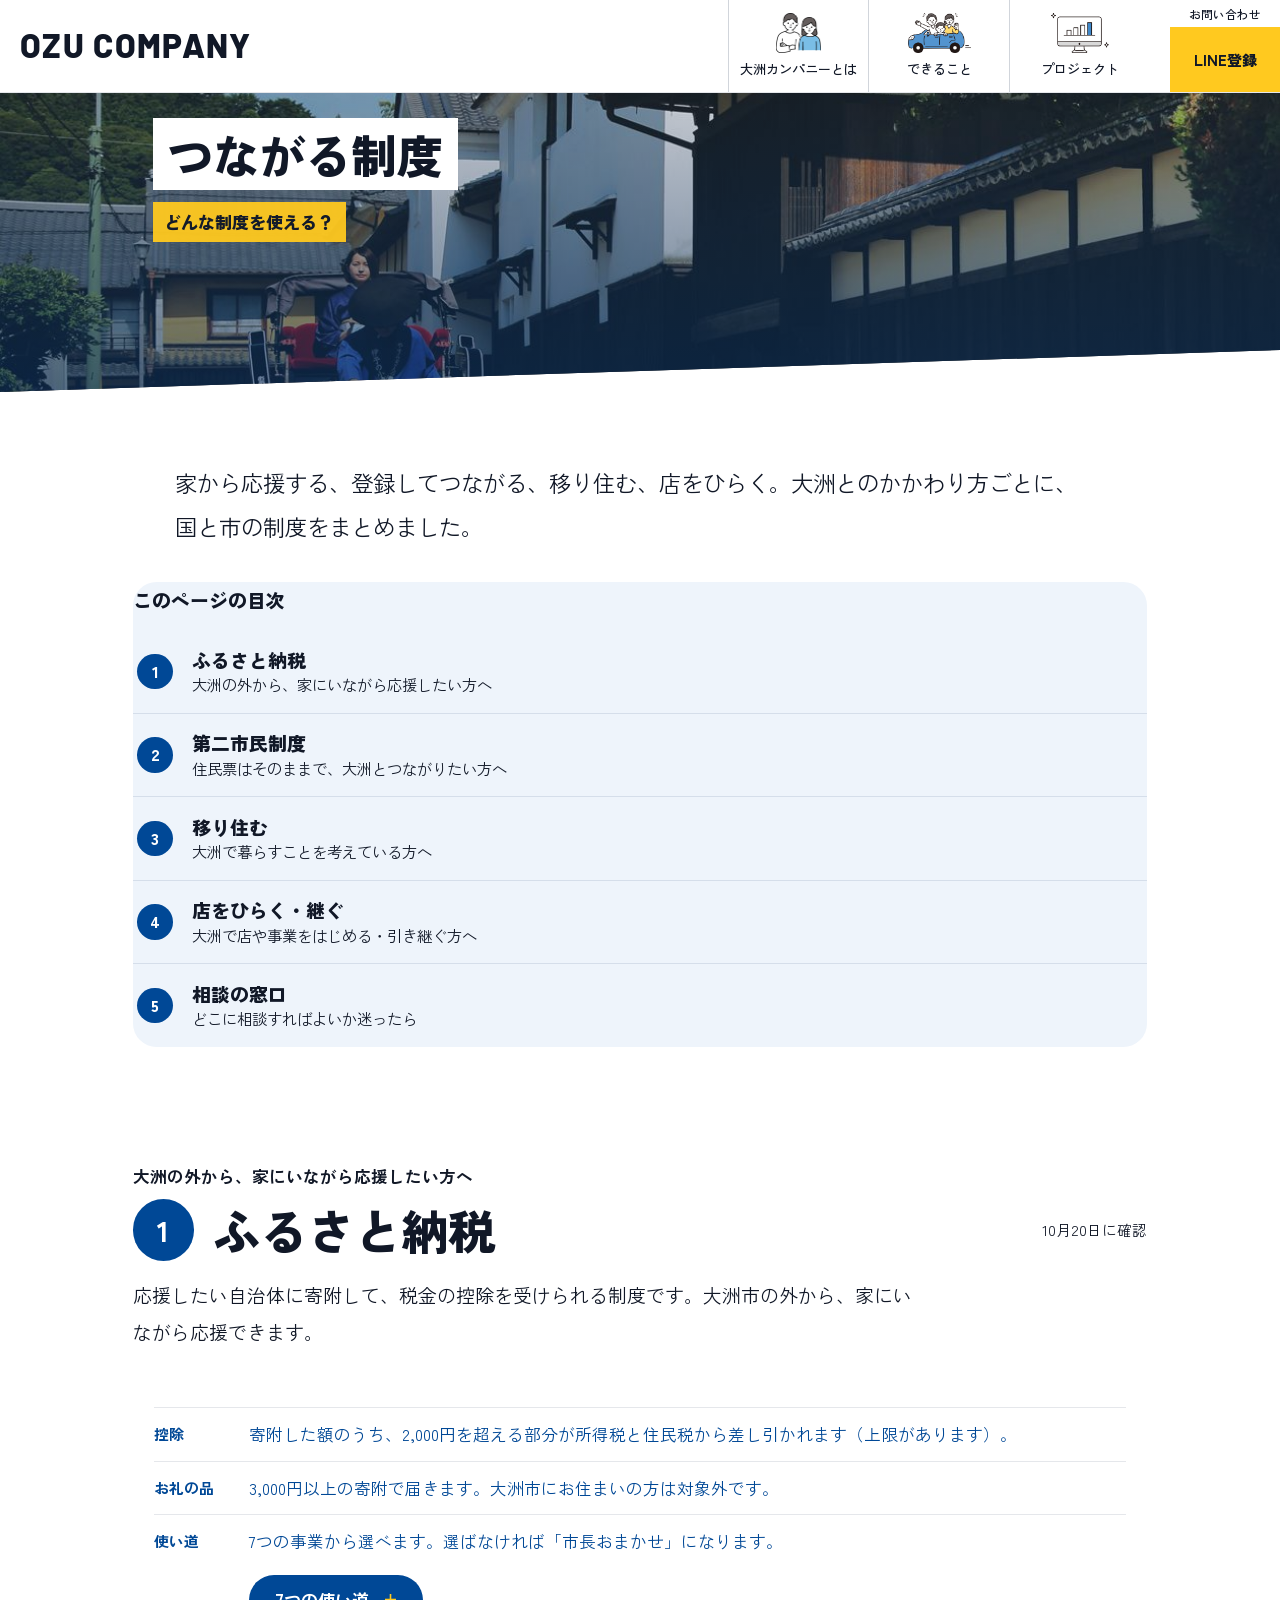
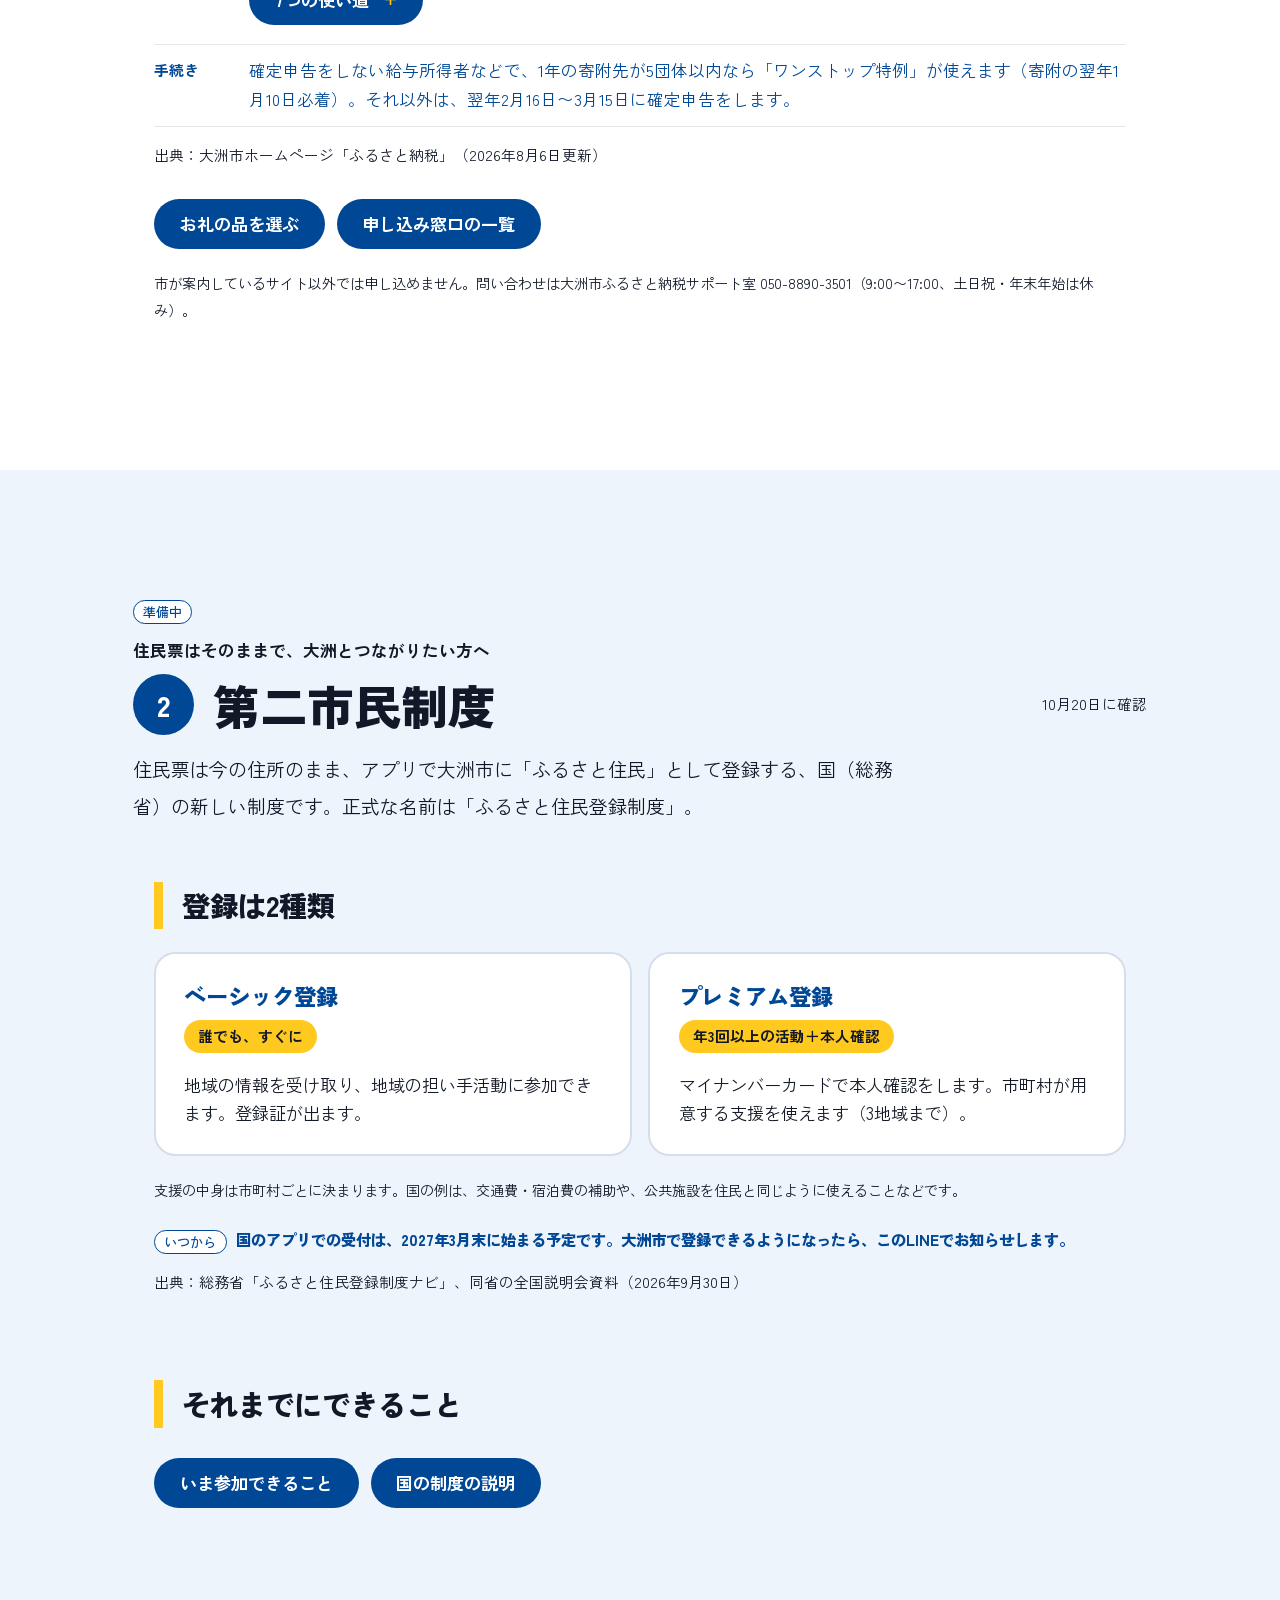
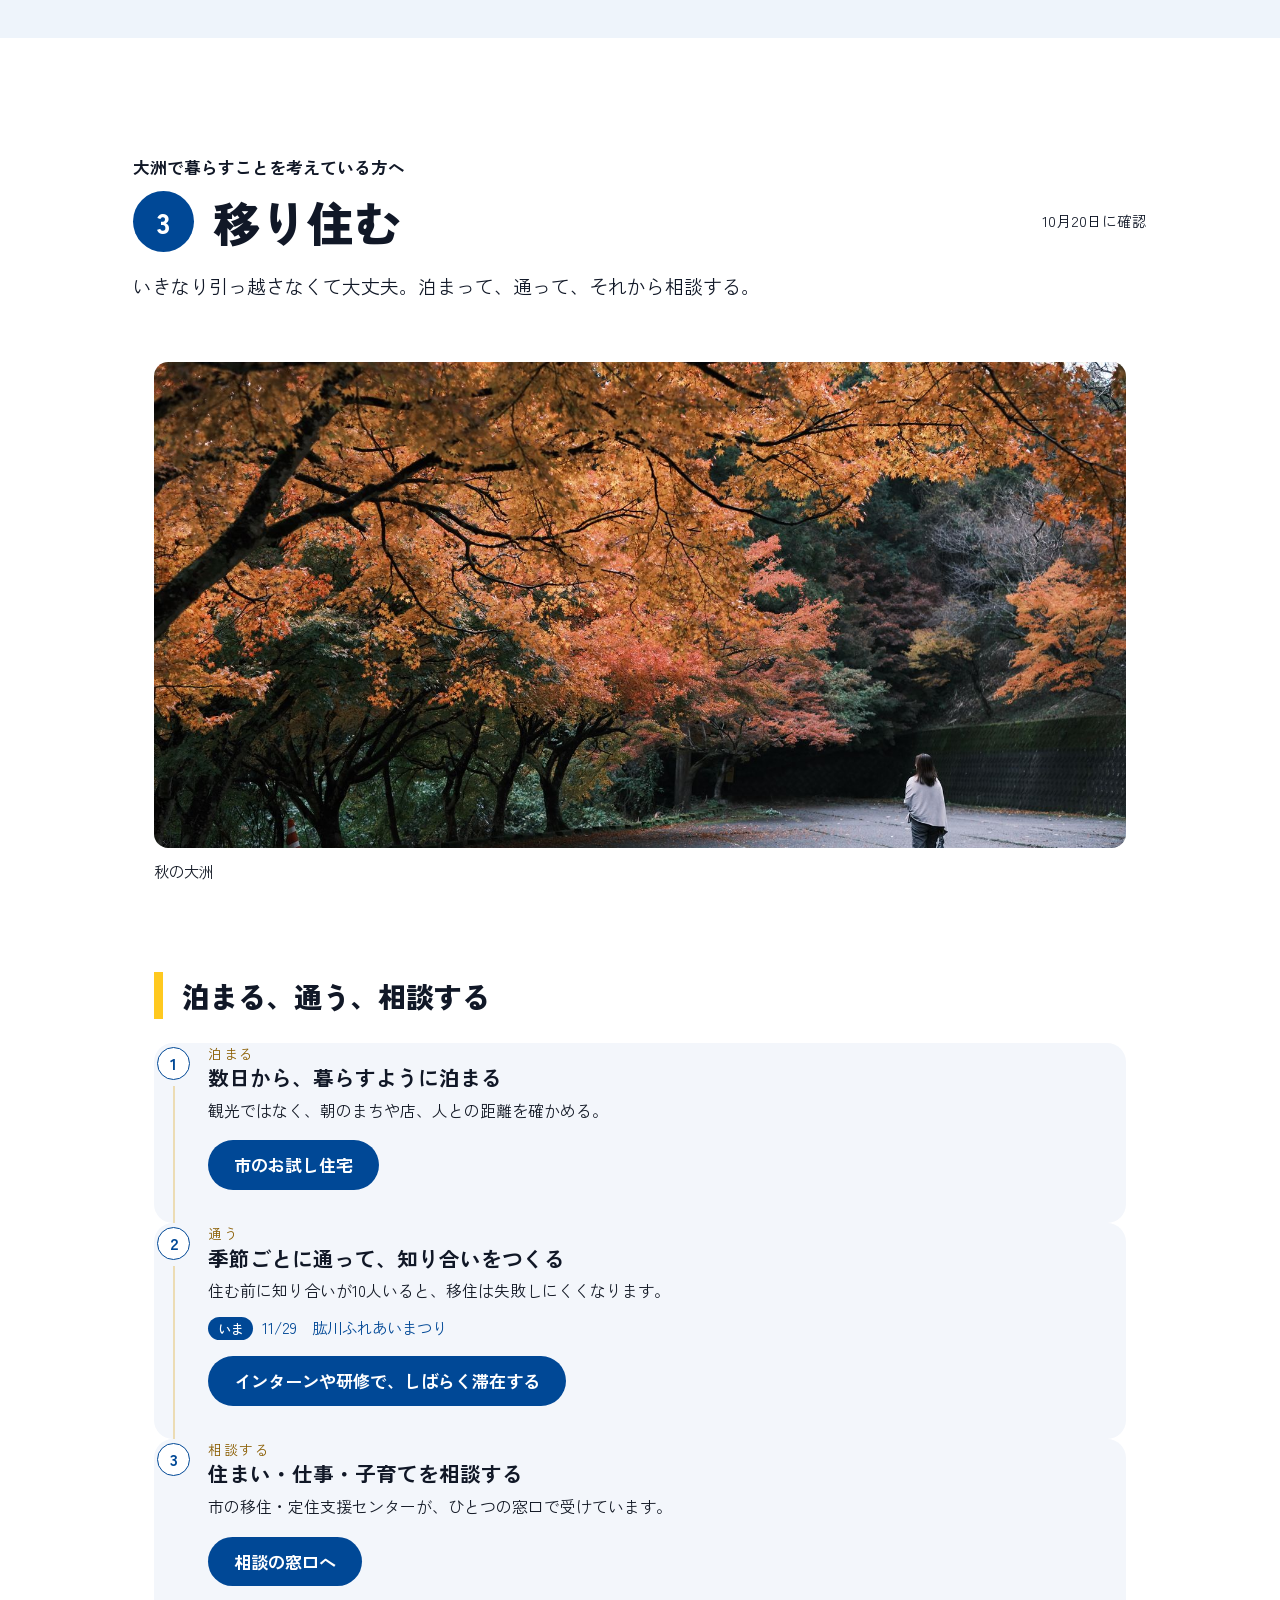
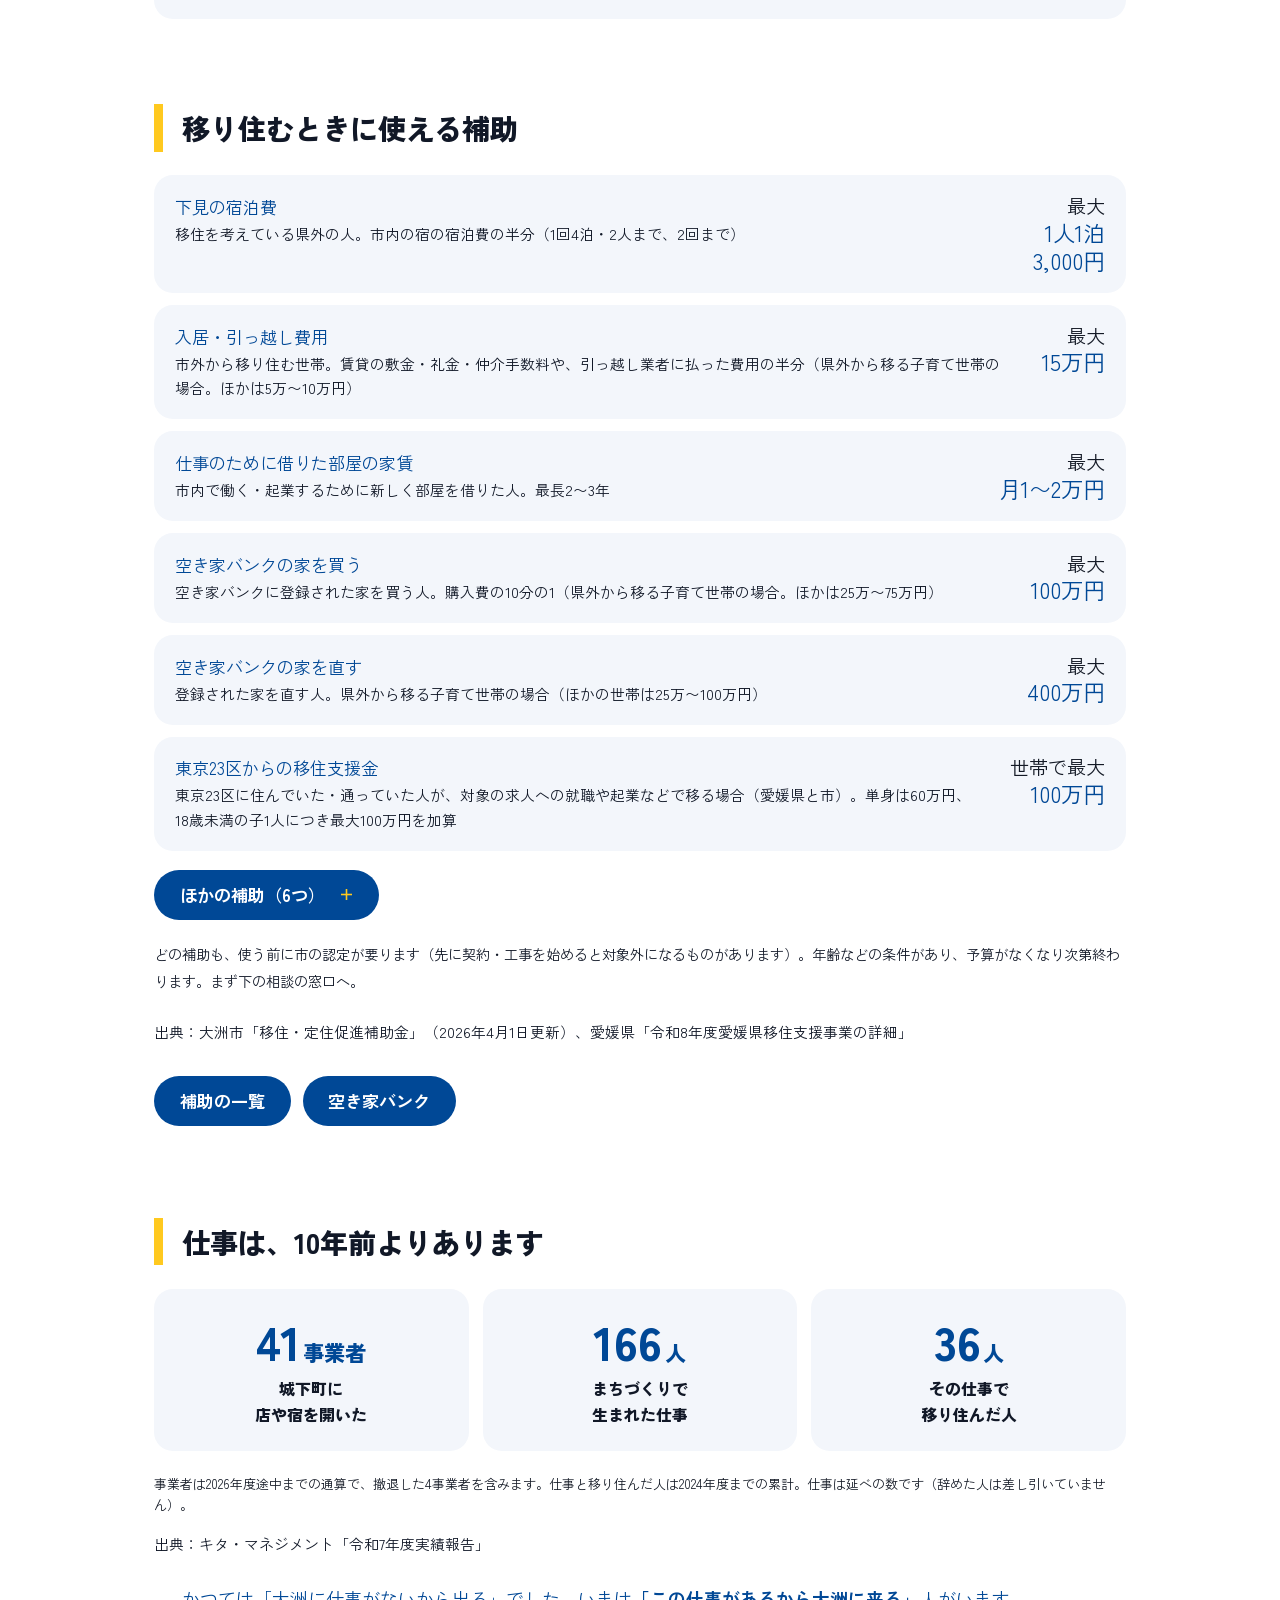
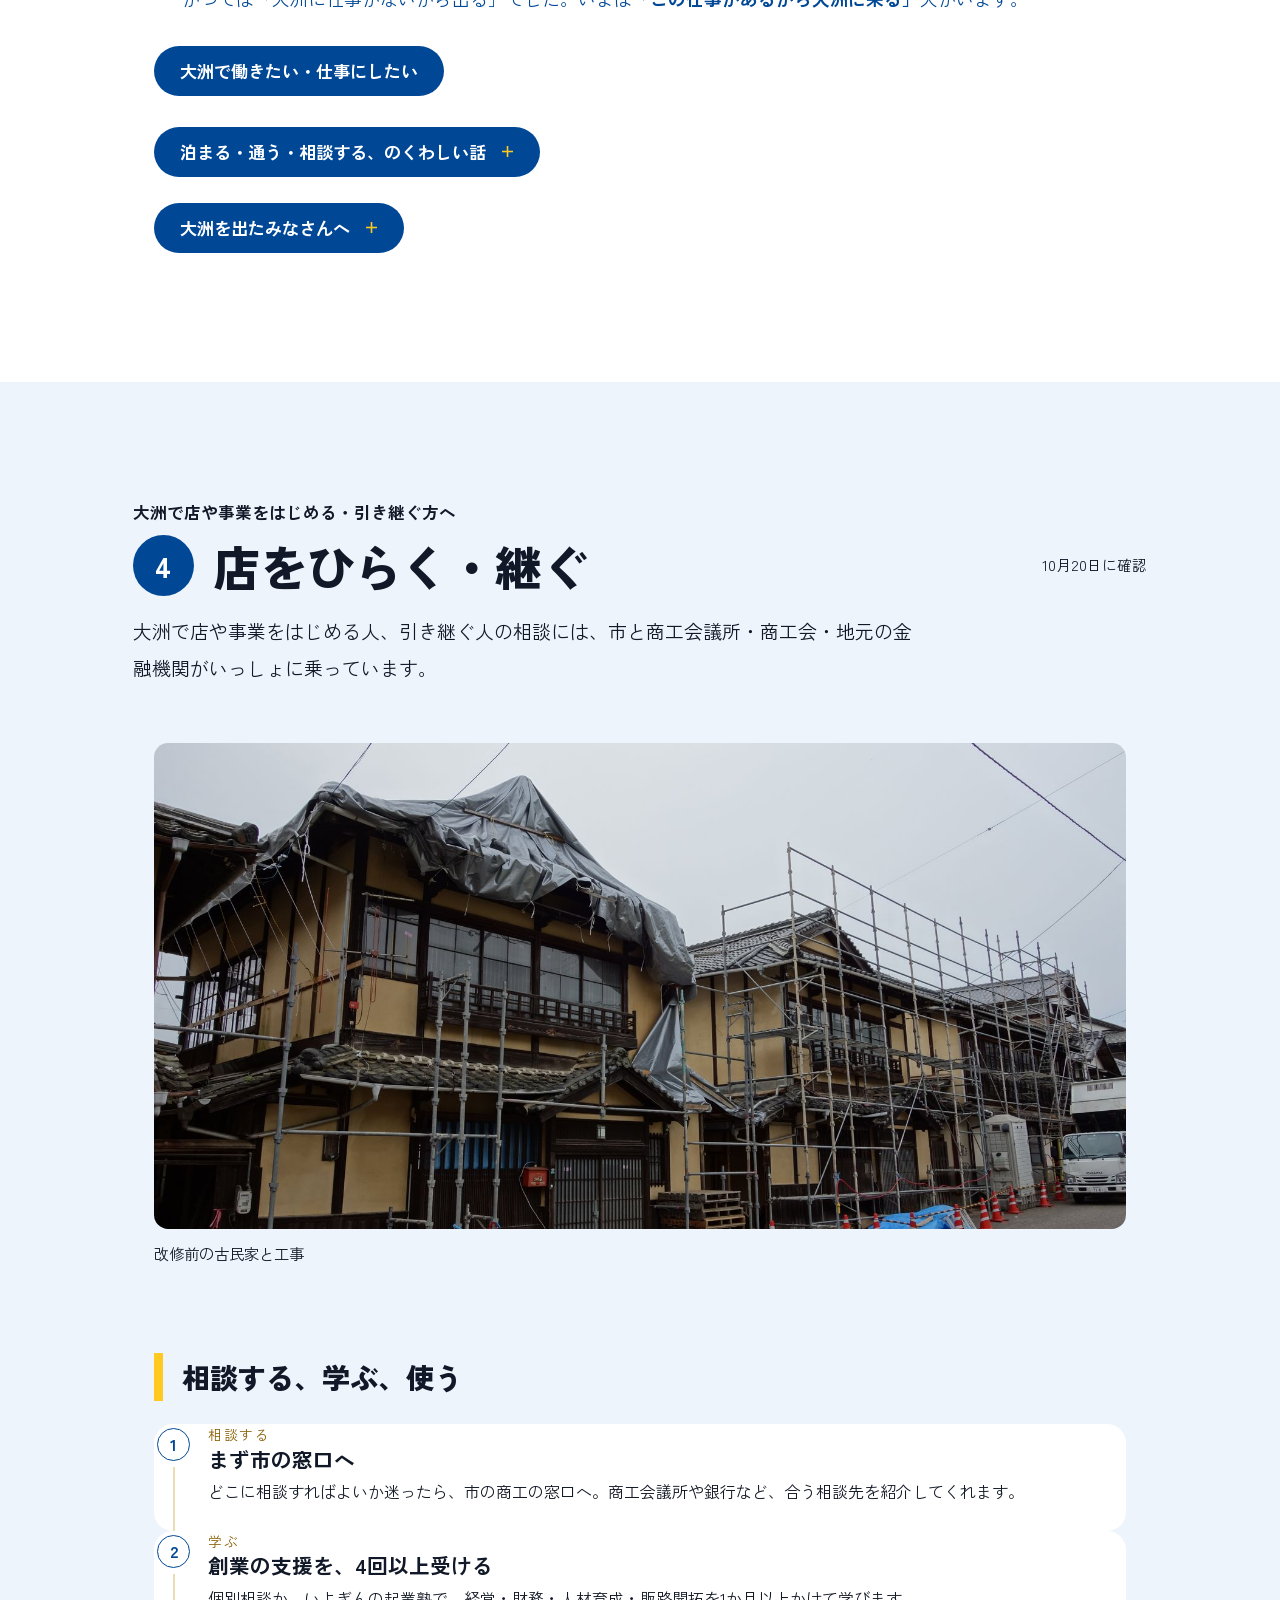
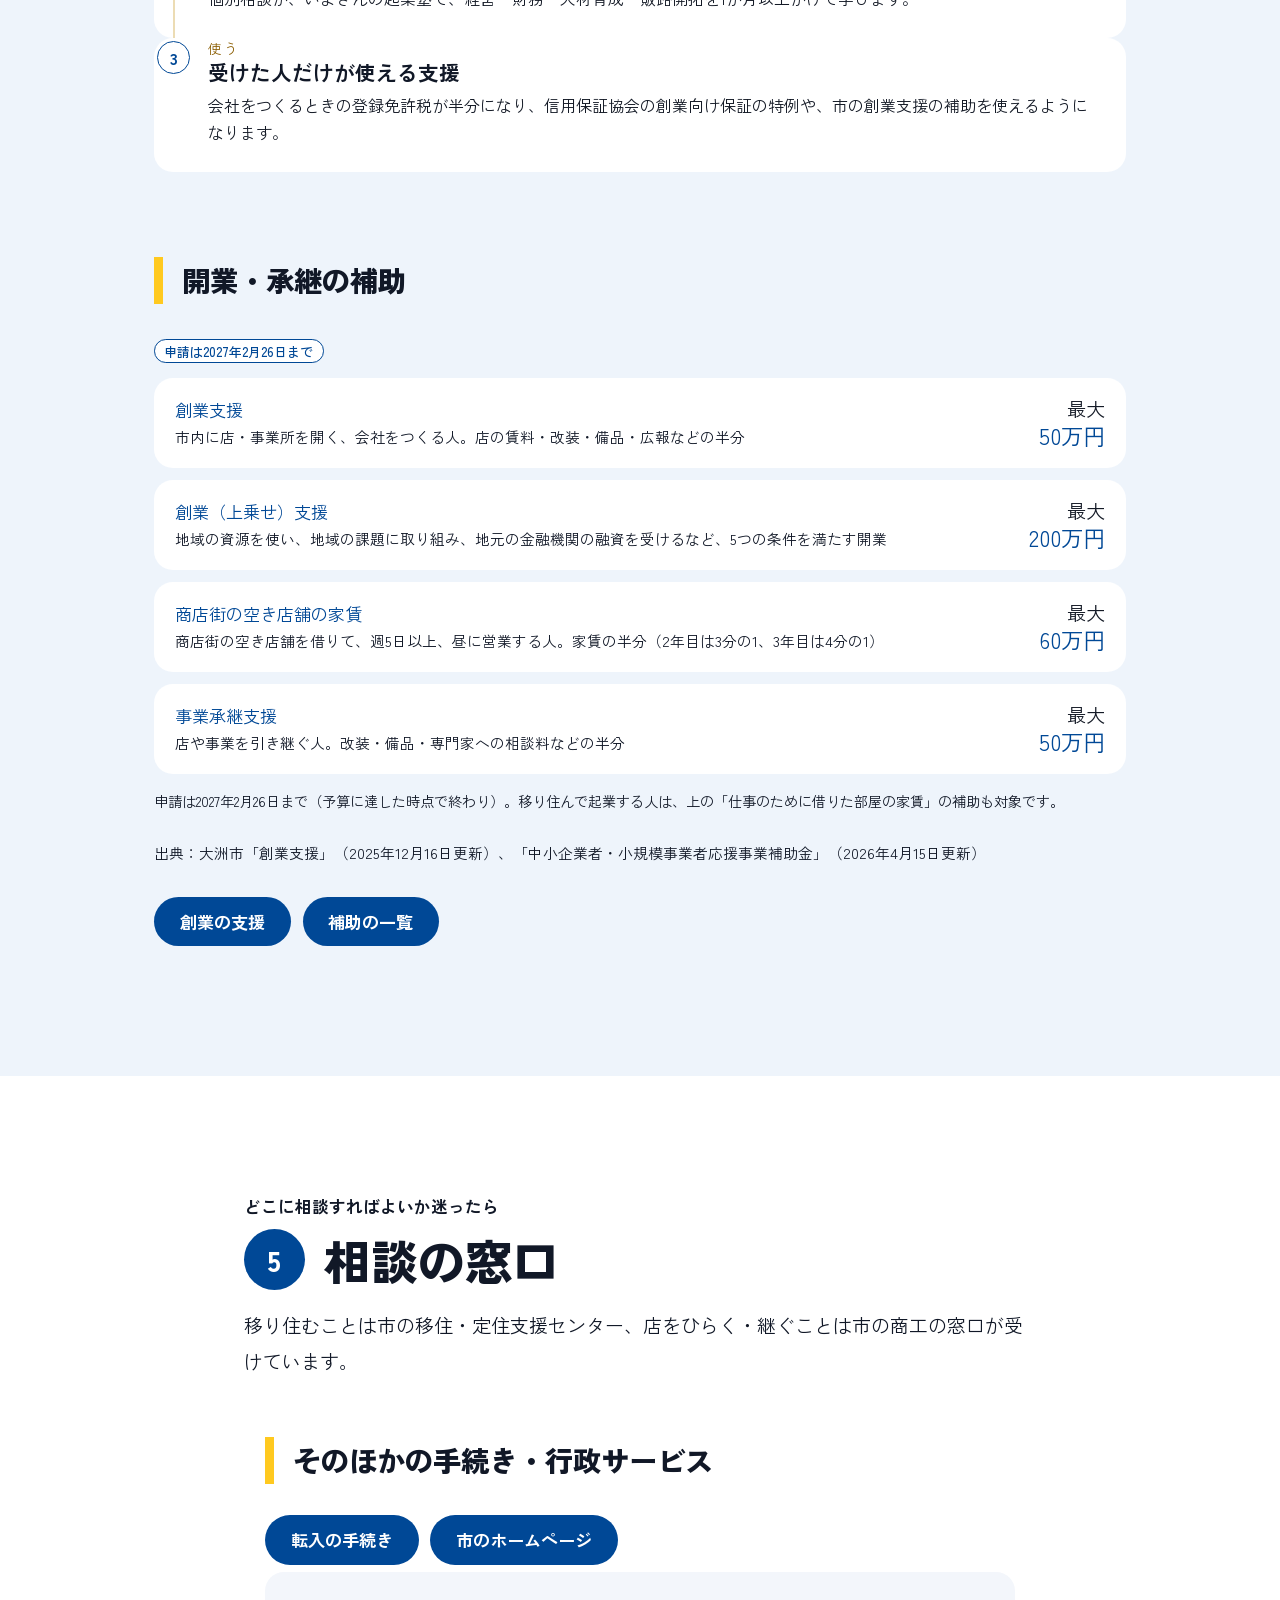
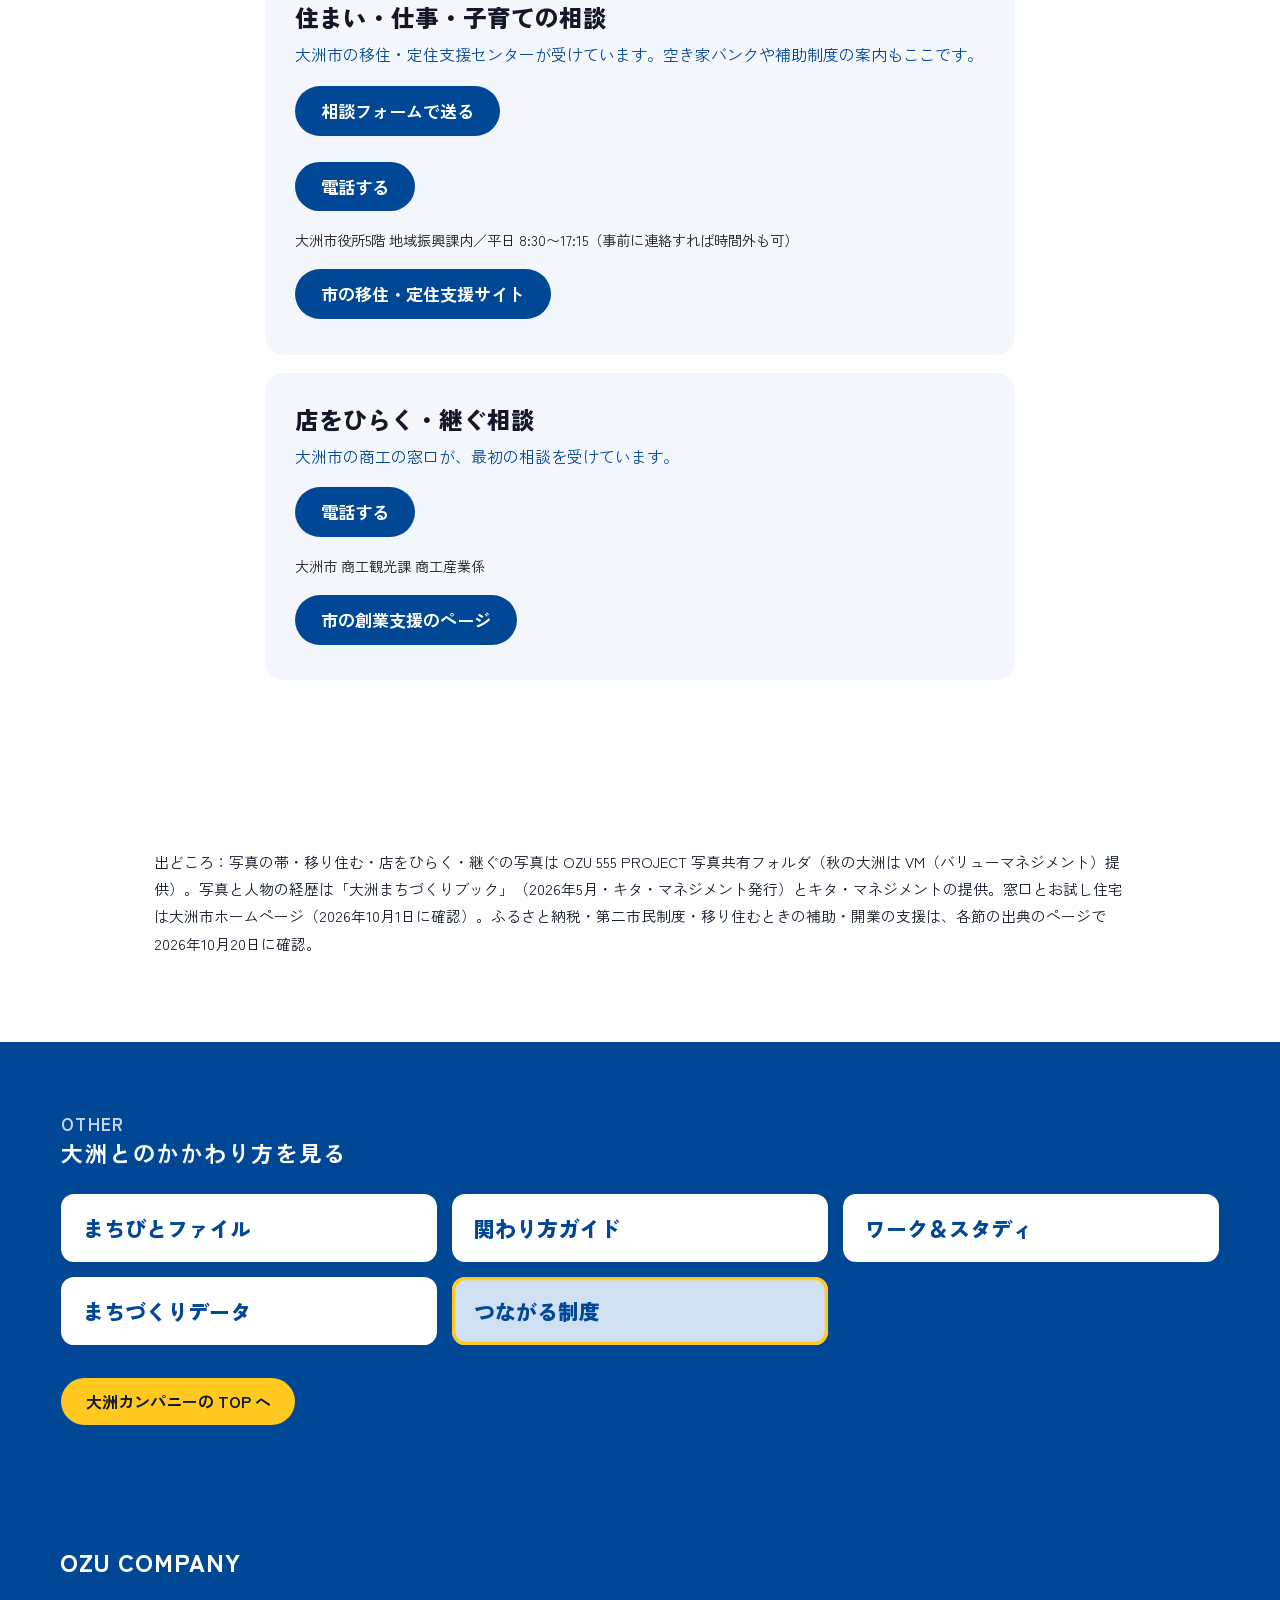
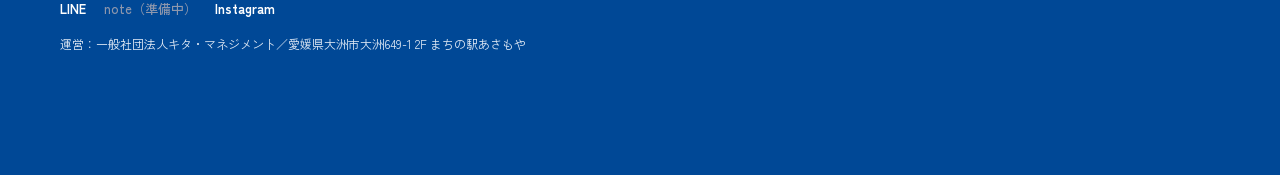
<file: seido/index.html>
<!DOCTYPE html><html lang="ja"><head>
<!-- 独立ページ：scripts/build_ozu_company_pages.py が pages/seido.html から組み立てたもの（台帳 site_ozu_company.json）。手で直さない -->
<meta charset="UTF-8"><meta name="viewport" content="width=device-width, initial-scale=1.0"><meta name="robots" content="noindex, nofollow"><title>つながる制度｜大洲カンパニー</title>
<!-- 生成物：scripts/build_ozu555_site_seido.py（土台＝build_ozu555_sumu.py）。手で直さない -->
<link href="https://fonts.googleapis.com/css2?family=Zen+Kaku+Gothic+Antique:wght@400;500;700;900&display=swap" rel="stylesheet">
<script>document.documentElement.classList.add('js')</script>
<style>
/* まちの動き 試作（2026-10-01）。3案で共通に使う部品。
   見出し・年号＝明朝（Visit Ozu のテイスト）／本文＝ゴシック（小さい画面で細い明朝を長く読ませない） */
:root{--blue:#1f4fa8;--blue-soft:#fff1cf;--ink:#231815;--sub:#5f5f5f;--bg:#ffffff;--paper:#faf8f4;--line:#e5e2dd;--gold:#a77a41}
*{box-sizing:border-box}
html{scroll-behavior:smooth}
body{margin:0;background:var(--bg);color:var(--ink);font-family:"Noto Sans JP","Hiragino Sans",sans-serif;font-size:15px;line-height:1.8;-webkit-text-size-adjust:100%}
a{color:var(--blue)}
.min{font-family:"Shippori Mincho","Hiragino Mincho ProN",serif}

/* 写真の帯（低め＝1画面目を前置きで埋めない） */
.hero{position:relative;height:150px;overflow:hidden;background:#1d2530}
.hero img{width:100%;height:100%;object-fit:cover;display:block;opacity:.92}
.hero .ov{position:absolute;inset:0;background:linear-gradient(180deg,rgba(20,18,16,.05) 20%,rgba(20,18,16,.72))}
.hero .tt{position:absolute;left:0;right:0;bottom:0;padding:0 18px 14px;color:#fff}
.hero h1{font-family:"Shippori Mincho",serif;font-size:26px;font-weight:700;margin:0;line-height:1.3;text-shadow:0 1px 10px rgba(0,0,0,.4)}
.hero .sub{font-size:12.5px;margin:3px 0 0;opacity:.95}

.wrap{padding:16px 18px 0}
.one{font-size:15px;line-height:1.75;margin:0 0 12px}
.upd{font-size:11.5px;color:var(--sub);margin:0 0 10px}

/* 入口（ページ内へ飛ぶ）。押せる高さ 44px 以上 */
.jump{display:grid;grid-template-columns:repeat(3,1fr);gap:8px;margin:0 0 16px}
.jump a{display:flex;flex-direction:column;justify-content:center;min-height:52px;padding:6px 6px;border:1px solid var(--line);border-radius:10px;text-decoration:none;color:var(--ink);text-align:center;background:#fff;font-size:13.5px;font-weight:500;line-height:1.35}
.jump a small{font-size:10.5px;color:var(--sub);font-weight:400}

/* 区切りの見出し */
.sec{margin:26px 0 10px}
.sec .k{font-family:Georgia,serif;font-size:10px;letter-spacing:.28em;color:var(--gold);margin:0}
.sec h2{font-family:"Shippori Mincho",serif;font-size:20px;margin:0;line-height:1.45}

/* 状態の札 */
.tag{display:inline-block;font-size:11px;line-height:1;padding:4px 8px;border-radius:10px;font-weight:500;vertical-align:2px}
.tag.go{background:var(--blue);color:#fff}
.tag.prep{background:#fff;color:var(--blue);border:1px solid var(--blue)}
.tag.done{background:#efe9df;color:#6b5435}

/* 更新カード（写真＋見出し＋2行＋くわしく） */
.uc{display:grid;grid-template-columns:76px 1fr;gap:12px;padding:12px 0;border-top:1px solid var(--line);text-decoration:none;color:var(--ink)}
.uc:last-of-type{border-bottom:1px solid var(--line)}
.uc img{width:76px;height:76px;object-fit:cover;border-radius:8px;display:block}
.uc .d{font-size:11.5px;color:var(--sub);margin:0 0 2px}
.uc h3{font-size:15px;font-weight:700;margin:0 0 2px;line-height:1.5}
.uc p{font-size:13px;color:var(--sub);margin:0;line-height:1.65}
.more{display:block;text-align:center;font-size:13.5px;padding:12px 0;min-height:44px;text-decoration:none}

/* 数字（値と時点をセットで） */
.nums{display:grid;grid-template-columns:repeat(3,1fr);gap:8px;margin:12px 0 6px}
.nums div{background:var(--paper);border-radius:10px;padding:10px 6px;text-align:center}
.nums b{display:block;font-family:"Shippori Mincho",serif;font-size:24px;color:var(--blue);line-height:1.2}
.nums b small{font-size:12px}
.nums span{display:block;font-size:11px;color:var(--sub);line-height:1.5;margin-top:2px}
.nums-note{font-size:11px;color:var(--sub);margin:0 0 4px;line-height:1.6}

/* 年表 */
.tl{position:relative;margin:4px 0 0;padding:0 0 0 22px}
.tl::before{content:"";position:absolute;left:6px;top:8px;bottom:8px;width:2px;background:#ecdcb4}
.tl .y{position:relative;padding:0 0 14px}
.tl .y::before{content:"";position:absolute;left:-21px;top:7px;width:12px;height:12px;border-radius:50%;background:#fff;border:2px solid var(--blue)}
.tl .y b.yr{display:block;font-family:"Shippori Mincho",serif;font-size:13.5px;color:var(--gold);letter-spacing:.04em;line-height:1.5}
.tl .y .h{font-size:15px;font-weight:700;line-height:1.55;margin:0}
.tl .y.now::before{background:var(--blue);width:14px;height:14px;left:-22px;top:6px;box-shadow:0 0 0 4px var(--blue-soft)}
.tl .y.now{background:var(--blue-soft);border-radius:12px;padding:12px 14px 12px 14px;margin:0 0 16px -8px}
.tl .y.now::before{left:-14px;top:18px}
.tl .y.now b.yr{color:var(--blue)}
.tl .y.fut::before{border-style:dashed}
.tl .y img.ph{width:100%;height:150px;object-fit:cover;border-radius:10px;display:block;margin:8px 0 4px}

/* いまの小項目 */
.nowl{list-style:none;margin:8px 0 0;padding:0}
.nowl li{display:flex;gap:8px;align-items:flex-start;padding:7px 0;border-top:1px solid #ecdcb4;font-size:14px;line-height:1.6}
.nowl li:first-child{border-top:none}
.nowl li .tag{flex:none;margin-top:2px}

/* 畳む（details）。開いたら今の本文をそのまま読める */
details{margin:6px 0 0}
details summary{list-style:none;cursor:pointer;font-size:13px;color:var(--blue);display:inline-flex;align-items:center;min-height:36px;gap:4px}
details summary::-webkit-details-marker{display:none}
details summary::after{content:"＋";font-size:12px}
details[open] summary::after{content:"－"}
details .body{font-size:14px;line-height:1.85;color:var(--ink);padding:4px 0 2px}
details .body p{margin:0 0 10px}
.notesoon{display:block;margin:6px 0 2px;font-size:12.5px;color:var(--sub);border:1px dashed #c9c2b6;border-radius:8px;padding:8px 10px;line-height:1.6}

/* タブ（案B） */
.tabs{position:sticky;top:0;z-index:5;background:#fff;display:grid;grid-template-columns:repeat(3,1fr);border-bottom:1px solid var(--line);margin:0 -18px 12px;padding:0 10px}
.tabs button{appearance:none;border:none;background:none;font:inherit;font-size:14.5px;font-weight:500;color:var(--sub);min-height:48px;border-bottom:3px solid transparent;cursor:pointer}
.tabs button.on{color:var(--blue);border-bottom-color:var(--blue);font-weight:700}
.pane{display:none}.pane.on{display:block}

/* 横に流すテーマ */
.chips{display:flex;flex-wrap:wrap;gap:6px;margin:8px 0}
.chips span{font-size:12.5px;border:1px solid var(--line);border-radius:14px;padding:4px 11px;background:#fff}

/* 最後：主ボタン1つ＋共通ナビ */
.main{display:block;margin:26px 0 8px;background:var(--blue);color:#fff;text-align:center;text-decoration:none;border-radius:12px;padding:15px 12px;font-size:16px;font-weight:700;min-height:52px}
.main small{display:block;font-size:11.5px;font-weight:400;opacity:.9;margin-top:2px}
.after{font-size:12px;color:var(--sub);text-align:center;margin:0 0 6px}
.pnav{margin:22px 0 0;padding:16px 18px;border-top:1px solid var(--line);background:var(--paper)}
.pnav p{font-size:11px;color:var(--sub);margin:0 0 6px}
.pnav .g{display:flex;flex-wrap:wrap;gap:6px;margin:0 0 10px}
.pnav a,.pnav span.on{font-size:12.5px;padding:7px 12px;border:1px solid var(--line);border-radius:16px;text-decoration:none;color:var(--ink);background:#fff;min-height:34px}
.pnav span.on{background:var(--blue);color:#fff;border-color:var(--blue)}
footer{font-size:11px;color:var(--sub);text-align:center;padding:14px 18px 30px;line-height:1.8;background:var(--paper)}

/* 2026-10-01 検品で追加：写真の無いお知らせは数字の箱で（無関係な写真を当てない） */
.uc .nb{width:76px;height:76px;border-radius:8px;background:var(--paper);display:flex;flex-direction:column;align-items:center;justify-content:center;font-family:"Shippori Mincho",serif;color:var(--blue);font-size:22px;font-weight:700;line-height:1.1}
.uc .nb small{font-size:10px;color:var(--sub);font-family:"Noto Sans JP",sans-serif;font-weight:400;margin-top:3px}
.one,.uc h3,.tl .y .h,.nowl li{word-break:auto-phrase}
.nowl li small{display:block;font-size:12px;color:var(--sub);line-height:1.5}
.tl .y.fut{padding-bottom:10px}
.tl .y.fut .h{font-size:14.5px}
.tl .y.fut details{display:inline;margin:0 0 0 4px}
.tl .y.fut details summary{min-height:auto}
.tl .y.fut details[open]{display:block}

/* 住む・もどる C（出身かどうかで入口を分ける）だけが使う部品。
   色は「まちの動き」試作 mock.css の変数だけを使う（00 の決定：ページごとに色を足さない） */

/* 入口を選ぶ */
.choice{display:grid;gap:10px;margin:0 0 6px}
.choice a{position:relative;display:block;min-height:84px;padding:13px 44px 13px 16px;border:1.5px solid var(--blue);border-radius:14px;text-decoration:none;color:var(--ink);background:#fff}
.choice a::after{content:"↓";position:absolute;right:16px;top:50%;transform:translateY(-50%);color:var(--blue);font-size:18px}
.choice small{display:block;font-size:11.5px;color:var(--gold);letter-spacing:.1em;font-weight:500;line-height:1.5}
.choice b{display:block;font-family:"Shippori Mincho",serif;font-size:18px;line-height:1.45}
.choice span{display:block;font-size:12.5px;color:var(--sub);line-height:1.6;margin-top:2px}
.choice a.quiet{min-height:52px;border:1px solid var(--line);padding:12px 44px 12px 16px}
.choice a.quiet b{font-family:"Noto Sans JP",sans-serif;font-size:14.5px;font-weight:500}

/* 外枠ボタン（主ボタン .main より一段弱い） */
.btn2{display:flex;align-items:center;justify-content:space-between;gap:8px;min-height:48px;padding:9px 13px;border:1px solid var(--blue);border-radius:10px;color:var(--blue);background:#fff;text-decoration:none;font-size:14px;font-weight:500;line-height:1.4}
.btn2::after{content:"→";flex:none}
.btn2.ext::after{content:"↗"}
.btn2.down::after{content:"↓"}
.btn2 span{display:block}
.btn2 small{display:block;font-size:11px;font-weight:400;color:var(--sub)}
.btns{display:grid;grid-template-columns:1fr 1fr;gap:8px;margin:8px 0 0}
.btns.one-col{grid-template-columns:1fr}
.tlink{display:inline-block;font-size:13px;margin:8px 0 0;min-height:32px;text-decoration:none}

/* 帰ってきた人（横に流す） */
.faces{display:flex;gap:10px;overflow-x:auto;scroll-snap-type:x mandatory;scroll-padding:0 18px;margin:12px -18px 0;padding:0 18px 4px;scrollbar-width:none}
.faces::-webkit-scrollbar{display:none}
.faces a{flex:0 0 140px;scroll-snap-align:start;text-decoration:none;color:var(--ink)}
.faces img{width:140px;height:140px;object-fit:cover;border-radius:10px;display:block}
.faces .tag{margin:8px 0 3px}
.faces .nm{font-size:13.5px;font-weight:700;margin:0;line-height:1.5}
.faces .ln{font-size:12px;color:var(--sub);margin:1px 0 0;line-height:1.55}
.faces .go2{display:block;font-size:12px;color:var(--blue);margin-top:3px}
.swipe{font-size:11px;color:var(--sub);margin:4px 0 0}

/* 3つの段階 */
.steps{list-style:none;margin:12px 0 0;padding:0}
.steps>li{position:relative;padding:0 0 22px 46px}
.steps>li::before{content:"";position:absolute;left:16px;top:36px;bottom:0;width:2px;background:#ecdcb4}
.steps>li:last-child::before{display:none}
.steps .no{position:absolute;left:0;top:0;width:34px;height:34px;border-radius:50%;background:var(--blue);color:#fff;font-family:"Shippori Mincho",serif;font-weight:700;font-size:16px;display:flex;align-items:center;justify-content:center}
.steps .v{font-size:11.5px;color:var(--gold);letter-spacing:.12em;margin:0;line-height:1.5;font-weight:500}
.steps h3{font-family:"Shippori Mincho",serif;font-size:17.5px;line-height:1.45;margin:0 0 3px}
.steps p{font-size:13.5px;color:var(--sub);margin:0;line-height:1.7;word-break:auto-phrase}
.nowbox{display:flex;gap:8px;align-items:flex-start;background:var(--paper);border-radius:10px;padding:9px 11px;margin:9px 0 0;font-size:13px;line-height:1.6}
.nowbox .tag{flex:none;margin-top:2px}

/* 相談の窓口 */
.ask{background:var(--paper);border-radius:14px;padding:18px 16px 14px;margin:30px 0 0}
.ask .k{font-family:Georgia,serif;font-size:10px;letter-spacing:.28em;color:var(--gold);margin:0}
.ask h2{font-family:"Shippori Mincho",serif;font-size:20px;margin:0 0 6px;line-height:1.45}
.ask p{font-size:13.5px;margin:0;line-height:1.75}
.ask .main{margin:14px 0 8px}
.ask .meta{font-size:12px;color:var(--sub);line-height:1.75;margin:8px 0 0}
.src{font-size:11px;color:var(--sub);margin:22px 0 0;line-height:1.75}

/* ── 制度のページの部品（2026-10-26 相互レビューの直し。前の版＝_seido_作業/_旧版_seido_レビュー前_2026-10-26.html） ──
   写真の帯は mock.css の .hero（150px）をそのまま使う。節は青1色（決まり3）、箱の地は薄い青（決まり4）。 */

/* ── 目次の共通の型（6タブ共通・00_共通.md 末尾「目次の共通の型」。ここから「ここまで」までを写す） ──
   入口を送り過ぎたら上に出て残る、番号つき・下線の細い目次。高さ44px・1行。読んでいる節に下線が付く */
.page-index{position:fixed;top:0;left:0;right:0;z-index:20;display:flex;justify-content:space-between;gap:8px;height:44px;margin:0;padding:0 18px;background:rgba(255,255,255,.97);border-bottom:1px solid var(--line);overflow-x:auto;overflow-y:hidden;scrollbar-width:none;transition:transform .2s ease,visibility .2s}
.page-index::-webkit-scrollbar{display:none}
.js .page-index:not(.show){transform:translateY(-100%);visibility:hidden}
.page-index a{flex:0 0 auto;display:flex;align-items:center;gap:3px;height:100%;padding:0 1px;color:var(--ink);text-decoration:none;font-size:13px;font-weight:500;line-height:1;white-space:nowrap;border-bottom:2px solid transparent}
.page-index a i{font-style:normal;font-size:11px;color:var(--sub)}
.page-index a.on{color:var(--blue);border-bottom-color:var(--blue)}
.page-index a.on i{color:var(--blue)}
.page-index a:focus-visible{outline:2px solid var(--blue);outline-offset:-2px}
.grp{scroll-margin-top:52px}
/* ── ここまで ── */

/* 入口（このタブの形）：番号と「〜の方へ」の1行。番号は節の見出しの番号・上の目次の番号と同じ */
.entry{list-style:none;margin:2px 0 0;padding:0 18px}
.entry a{display:grid;grid-template-columns:26px 1fr auto;gap:10px;align-items:center;min-height:56px;padding:7px 0;border-top:1px solid var(--line);color:var(--ink);text-decoration:none}
.entry li:last-child a{border-bottom:1px solid var(--line)}
.entry i{font-style:normal;width:26px;height:26px;border-radius:50%;background:var(--blue);color:#fff;font-size:13px;font-weight:700;line-height:26px;text-align:center}
.entry b{display:block;font-size:15px;line-height:1.4}
.entry small{display:block;font-size:12px;color:var(--sub);line-height:1.5;word-break:auto-phrase}
.entry a::after{content:"↓";color:var(--blue)}

/* 節：番号＋明朝の見出し。地は薄い青、上の線は青（1色。準備中は札で示す） */
.grp{--c:var(--blue);--cs:var(--blue-soft);padding:0 0 8px}
.ghead{background:var(--cs);border-top:4px solid var(--c);padding:18px 18px 16px;margin:28px 0 0}
.ghead h2{display:flex;align-items:center;gap:10px;font-family:"Shippori Mincho",serif;font-size:22px;color:var(--c);margin:0 0 6px;line-height:1.35;word-break:auto-phrase}
.ghead h2 i{flex:none;font-style:normal;font-family:"Noto Sans JP",sans-serif;width:30px;height:30px;border-radius:50%;background:var(--c);color:#fff;font-size:15px;line-height:30px;text-align:center}
.ghead h2 .chk{flex:none;margin-left:auto;font-family:"Noto Sans JP",sans-serif;font-size:11px;font-weight:400;color:var(--sub);line-height:1.4}
.ghead p{margin:0;font-size:15px;line-height:1.75;color:var(--ink)}
.ghead p.who{margin:0 0 4px;font-size:12.5px;color:var(--sub);line-height:1.5}
.ghead .tag{margin:0 0 8px}
.in{padding:0 18px}
.sh{display:flex;align-items:baseline;justify-content:space-between;gap:10px;margin:24px 0 10px;padding-bottom:6px;border-bottom:2px solid var(--c)}
.sh h3{font-size:17px;margin:0;line-height:1.45;color:var(--ink)}
.sh small{flex:none;font-size:12px;color:var(--sub)}
.dl{margin:-4px 0 4px}  /* 期限の札は見出しのすぐ下（B23：注記に埋もれていた） */
details.more{margin:10px 0 0;padding:0;min-height:0;text-align:start}  /* mock.css の .more（中央寄せのリンク）を打ち消す */
details.more summary{list-style:none;cursor:pointer;display:inline-flex;align-items:center;gap:6px;min-height:40px;font-size:13.5px;color:var(--blue);font-weight:500}
details.more summary::-webkit-details-marker{display:none}
details.more summary::after{content:"＋"}
details.more[open] summary::after{content:"－"}
details.more .body{font-size:14px;line-height:1.9}
details.more .body p{margin:0 0 10px}
/* リンクは3つだけ：塗りの主ボタン（.main・1つ）／矢印の行（.lk。→別のタブ・↗外のサイト・↓このページの下）／畳み */
.lk{list-style:none;margin:14px 0 0;padding:0}
.lk a{display:flex;justify-content:space-between;align-items:center;gap:8px;min-height:48px;padding:8px 2px;border-top:1px solid var(--line);color:var(--ink);text-decoration:none;font-size:14.5px;font-weight:500;line-height:1.4}
.lk li:last-child a{border-bottom:1px solid var(--line)}
.lk a small{display:block;font-size:12px;color:var(--sub);font-weight:400}
.lk a::after{content:"→";color:var(--blue);flex:none}
.lk a.ext::after{content:"↗"}
.lk a.down::after{content:"↓"}
.steps .lk{margin-top:8px}
.ph-wide{margin:16px 0 0}
.ph-wide img{width:100%;aspect-ratio:2/1;object-fit:cover;border-radius:12px;display:block}
.ph-wide figcaption{font-size:11.5px;color:var(--sub);margin:5px 0 0}
.facts{list-style:none;margin:6px 0 0;padding:0}
.facts>li{display:grid;grid-template-columns:5.2em 1fr;gap:8px;padding:10px 0;border-top:1px solid var(--line);font-size:14px;line-height:1.75}
.facts>li:last-child{border-bottom:1px solid var(--line)}
.facts>li>b{font-size:12.5px;color:var(--c);font-weight:700;line-height:1.9}
.facts ol{margin:4px 0 0;padding-left:1.3em;font-size:13px;line-height:1.7;color:var(--sub)}
.facts ol li{padding:2px 0}
.plan{display:grid;grid-template-columns:1fr 1fr;gap:8px;margin:4px 0 0}
.plan div{border-radius:10px;padding:12px 11px 11px;background:var(--cs)}
.plan b{display:block;font-family:"Shippori Mincho",serif;font-size:16px;color:var(--ink);line-height:1.4}
.plan small{display:block;font-size:11px;color:var(--sub);margin:1px 0 5px}
.plan p{font-size:12.5px;line-height:1.65;margin:0;color:var(--ink)}
.aid{list-style:none;margin:0;padding:0}
.aid li{display:grid;grid-template-columns:1fr auto;gap:10px;align-items:start;padding:11px 0;border-top:1px solid var(--line)}
.aid li:first-child{border-top:none}
.aid .nm{font-size:14.5px;font-weight:700;margin:0;line-height:1.5}
.aid .ds{font-size:12.5px;color:var(--sub);margin:2px 0 0;line-height:1.65;word-break:auto-phrase}
.aid .amt{margin:0;text-align:right;font-family:"Shippori Mincho",serif;font-size:19px;font-weight:700;color:var(--c);line-height:1.25;white-space:nowrap}
.aid .amt small{display:block;font-family:"Noto Sans JP",sans-serif;font-size:10.5px;font-weight:400;color:var(--sub)}
.note{font-size:12px;color:var(--sub);line-height:1.7;margin:8px 0 0}
/* 出典：数字・制度のすぐ下に1行（決まり6） */
.srcl{font-size:11px;color:var(--sub);line-height:1.6;margin:6px 0 0}
/* 手順の番号は枠だけの小さな丸（節の番号と見分ける・B16） */
.steps .no{width:28px;height:28px;left:3px;top:3px;background:#fff;color:var(--blue);border:1.5px solid var(--blue);font-size:14px}
.uc.solo{border-bottom:1px solid var(--line);margin-top:18px}
/* 箱の地は薄い青（決まり4。紙の地はフッターだけ） */
.nums div,.nowbox,.ask{background:var(--blue-soft)}
.ask{margin:14px 0 0}
.ask + .ask{margin-top:12px}
.ask .lk{margin-top:8px}
/* 終了の札は薄茶をやめる（A6・10/23「薄茶の地はやめる」。このページではいま使っていない） */
.tag.done{background:#ececea;color:#5a5a5a}
.end{padding:0 18px}

</style><link rel="stylesheet" href="../assets/ozu-company.css">
<script>window.OC_H=function(){var b=document.getElementById('oc-bar');return b?b.offsetHeight:0};</script>
</head><body>
<header class="oc-hd" id="oc-hd"><div class="oc-in" id="oc-bar"><a class="oc-brand" href="https://asumaru3lfb.github.io/ozu-company-web/"><img src="../assets/oc-logo.png" alt="大洲カンパニーのロゴ" width="180" height="157">大洲カンパニー</a><nav class="oc-nav" aria-label="メイン"><a href="https://asumaru3lfb.github.io/ozu-company-web/#about">大洲カンパニーとは</a><a href="https://asumaru3lfb.github.io/ozu-company-web/#can">できること</a><a href="https://asumaru3lfb.github.io/ozu-company-web/ozu555.html">OZU 555 PROJECT</a><a href="https://asumaru3lfb.github.io/ozu-company-web/#contact">お問い合わせ</a></nav><span class="oc-r"><a class="oc-pill" href="https://lin.ee/FRC9VkG" target="_blank" rel="noopener">LINE登録</a><button type="button" class="oc-burger" id="oc-burger" aria-label="メニューを開く" aria-expanded="false" aria-controls="oc-mnav"><i></i><i></i><i></i></button></span></div><nav class="oc-mnav" id="oc-mnav" hidden aria-label="メニュー"><a href="https://asumaru3lfb.github.io/ozu-company-web/">TOP</a><span class="oc-mlab">大洲とのかかわり方</span><a href="../discover/">ディスカバー大洲<small>大洲で何を体験できる？</small></a><a href="../machibito/">まちびとファイル<small>どんな人に会える？</small></a><a href="../guide/">関わり方ガイド<small>自分にできることは？</small></a><a href="../work/">ワーク＆スタディ<small>仕事や学びで関われる？</small></a><a href="../data/">まちづくりデータ<small>まちはどこへ向かう？</small></a><span class="oc-mcur" aria-current="page">つながる制度<small>いま見ているページ</small></span><a class="oc-msep" href="https://asumaru3lfb.github.io/ozu-company-web/ozu555.html">OZU 555 PROJECT</a><a href="https://asumaru3lfb.github.io/ozu-company-web/#contact">お問い合わせ</a></nav></header>
<nav class="oc-crumb" aria-label="現在地"><a href="https://asumaru3lfb.github.io/ozu-company-web/">TOP</a><span aria-hidden="true">＞</span><span aria-current="page">つながる制度</span></nav>

<div class="hero"><img src="../pages/photos/d_46316e54.jpg" alt="晴れた日の城下町の通りを行く人力車"><div class="ov"></div>
<div class="tt"><h1>つながる制度</h1><p class="sub">どんな制度を使える？</p></div></div>
<div class="wrap"><p class="one">家から応援する、登録してつながる、移り住む、店をひらく。大洲とのかかわり方ごとに、国と市の制度をまとめました。</p></div>
<ul class="entry" id="entry" aria-label="このページの入口"><li><a href="#furusato"><i>1</i><span><b>ふるさと納税</b><small>大洲の外から、家にいながら応援したい方へ</small></span></a></li><li><a href="#nimin"><i>2</i><span><b>第二市民制度</b><small>住民票はそのままで、大洲とつながりたい方へ</small></span></a></li><li><a href="#iju"><i>3</i><span><b>移り住む</b><small>大洲で暮らすことを考えている方へ</small></span></a></li><li><a href="#kaigyo"><i>4</i><span><b>店をひらく・継ぐ</b><small>大洲で店や事業をはじめる・引き継ぐ方へ</small></span></a></li><li><a href="#soudan"><i>5</i><span><b>相談の窓口</b><small>どこに相談すればよいか迷ったら</small></span></a></li></ul>
<nav class="page-index" aria-label="このページの節"><a href="#furusato"><i>1</i>ふるさと納税</a><a href="#nimin"><i>2</i>第二市民</a><a href="#iju"><i>3</i>移住</a><a href="#kaigyo"><i>4</i>開業・承継</a><a href="#soudan"><i>5</i>相談</a></nav>

<section class="grp" id="furusato">
<div class="ghead"><p class="who">大洲の外から、家にいながら応援したい方へ</p><h2><i>1</i>ふるさと納税<small class="chk">10月20日に確認</small></h2><p>応援したい自治体に寄附して、税金の控除を受けられる制度です。大洲市の外から、家にいながら応援できます。</p></div>
<div class="in">
<ul class="facts">
<li><b>控除</b><span>寄附した額のうち、2,000円を超える部分が所得税と住民税から差し引かれます（上限があります）。</span></li>
<li><b>お礼の品</b><span>3,000円以上の寄附で届きます。大洲市にお住まいの方は対象外です。</span></li>
<li><b>使い道</b><span>7つの事業から選べます。選ばなければ「市長おまかせ」になります。
<details class="more"><summary>7つの使い道</summary><div class="body"><ol><li>肱川をはじめとする自然環境との共生に関する事業</li><li>子どもの未来に関する事業</li><li>文化の保全継承、活用創造に関する事業</li><li>健康・安心の福祉に関する事業</li><li>地域コミュニティと市内産業の活力創造に関する事業</li><li>デジタルも活用した「幸せ・安心・誇りある」ふるさとづくりに関する事業</li><li>大洲市民文化会館建設に関する事業</li></ol></div></details></span></li>
<li><b>手続き</b><span>確定申告をしない給与所得者などで、1年の寄附先が5団体以内なら「ワンストップ特例」が使えます（寄附の翌年1月10日必着）。それ以外は、翌年2月16日〜3月15日に確定申告をします。</span></li>
</ul>
<p class="srcl">出典：大洲市ホームページ「ふるさと納税」（2026年8月6日更新）</p>
<ul class="lk"><li><a href="../guide/#home"><span>お礼の品を選ぶ<small>関わり方ガイド：志ぐれ・OZU+ の品など</small></span></a></li><li><a class="ext" href="https://www.city.ozu.ehime.jp/soshiki/kikakujoho/0518.html" target="_blank" rel="noopener"><span>申し込み窓口の一覧<small>大洲市のふるさと納税のページ</small></span></a></li></ul>
<p class="note">市が案内しているサイト以外では申し込めません。問い合わせは大洲市ふるさと納税サポート室 050-8890-3501（9:00〜17:00、土日祝・年末年始は休み）。</p>
</div>
</section>

<section class="grp" id="nimin">
<div class="ghead"><span class="tag prep">準備中</span><p class="who">住民票はそのままで、大洲とつながりたい方へ</p><h2><i>2</i>第二市民制度<small class="chk">10月20日に確認</small></h2><p>住民票は今の住所のまま、アプリで大洲市に「ふるさと住民」として登録する、国（総務省）の新しい制度です。正式な名前は「ふるさと住民登録制度」。</p></div>
<div class="in">
<div class="sh"><h3>登録は2種類</h3><small>国の制度の説明より</small></div>
<div class="plan">
<div><b>ベーシック登録</b><small>誰でも、すぐに</small><p>地域の情報を受け取り、地域の担い手活動に参加できます。登録証が出ます。</p></div>
<div><b>プレミアム登録</b><small>年3回以上の活動＋本人確認</small><p>マイナンバーカードで本人確認をします。市町村が用意する支援を使えます（3地域まで）。</p></div>
</div>
<p class="note">支援の中身は市町村ごとに決まります。国の例は、交通費・宿泊費の補助や、公共施設を住民と同じように使えることなどです。</p>
<div class="nowbox"><span class="tag prep">いつから</span><span>国のアプリでの受付は、2027年3月末に始まる予定です。大洲市で登録できるようになったら、このLINEでお知らせします。</span></div>
<p class="srcl">出典：総務省「ふるさと住民登録制度ナビ」、同省の全国説明会資料（2026年9月30日）</p>
<div class="sh"><h3>それまでにできること</h3></div>
<ul class="lk"><li><a href="../guide/#now"><span>いま参加できること<small>関わり方ガイド：大洲で手伝う</small></span></a></li><li><a href="../discover/"><span>今月の行事<small>ディスカバー大洲</small></span></a></li><li><a class="ext" href="https://www.soumu.go.jp/furusatojuumin/about.html" target="_blank" rel="noopener"><span>国の制度の説明<small>総務省 ふるさと住民登録制度ナビ</small></span></a></li></ul>
</div>
</section>

<section class="grp" id="iju">
<div class="ghead"><p class="who">大洲で暮らすことを考えている方へ</p><h2><i>3</i>移り住む<small class="chk">10月20日に確認</small></h2><p>いきなり引っ越さなくて大丈夫。泊まって、通って、それから相談する。</p></div>
<div class="in">
<figure class="ph-wide"><img src="../pages/photos/d_4c0f5e6e.jpg" alt="紅葉のトンネルを歩く人" loading="lazy"><figcaption>秋の大洲</figcaption></figure>
<div class="sh"><h3>泊まる、通う、相談する</h3></div>
<ol class="steps">
<li><span class="no">1</span><p class="v">泊まる</p><h3>数日から、暮らすように泊まる</h3>
<p>観光ではなく、朝のまちや店、人との距離を確かめる。</p>
<ul class="lk"><li><a class="ext" href="https://www.city.ozu.ehime.jp/soshiki/chiikishinkou/44240.html" target="_blank" rel="noopener"><span>市のお試し住宅<small>5日から</small></span></a></li><li><a href="../discover/#stay"><span>城下町の宿<small>ディスカバー大洲</small></span></a></li></ul></li>
<li><span class="no">2</span><p class="v">通う</p><h3>季節ごとに通って、知り合いをつくる</h3>
<p>住む前に知り合いが10人いると、移住は失敗しにくくなります。</p>
<div class="nowbox"><span class="tag go">いま</span><span>11/29　肱川ふれあいまつり</span></div>
<ul class="lk"><li><a href="../guide/#now"><span>いま参加できること<small>関わり方ガイド</small></span></a></li><li><a href="../discover/"><span>今月の行事<small>ディスカバー大洲</small></span></a></li><li><a href="../work/"><span>インターンや研修で、しばらく滞在する<small>ワーク＆スタディ</small></span></a></li></ul></li>
<li><span class="no">3</span><p class="v">相談する</p><h3>住まい・仕事・子育てを相談する</h3>
<p>市の移住・定住支援センターが、ひとつの窓口で受けています。</p>
<ul class="lk"><li><a class="down" href="#soudan"><span>相談の窓口へ</span></a></li></ul></li>
</ol>
<a class="uc solo" href="../machibito/#meikan"><img src="../pages/img/p09_339.jpg" alt="帽子千秋さん"><div><p class="d">まちびとファイル</p><h3>一度まちを出て、戻ってきた人たち</h3><p>銀行員から町家のオーナーへ。帽子千秋さん、山鬼育子さん、冨永明佳さんの話は「まちびとファイル」に。</p></div></a>

<div class="sh"><h3>移り住むときに使える補助</h3><small>大洲市・令和8年度</small></div>
<ul class="aid"><li><div><p class="nm">下見の宿泊費</p><p class="ds">移住を考えている県外の人。市内の宿の宿泊費の半分（1回4泊・2人まで、2回まで）</p></div><p class="amt"><small>最大</small>1人1泊<br>3,000円</p></li><li><div><p class="nm">入居・引っ越し費用</p><p class="ds">市外から移り住む世帯。賃貸の敷金・礼金・仲介手数料や、引っ越し業者に払った費用の半分（県外から移る子育て世帯の場合。ほかは5万〜10万円）</p></div><p class="amt"><small>最大</small>15万円</p></li><li><div><p class="nm">仕事のために借りた部屋の家賃</p><p class="ds">市内で働く・起業するために新しく部屋を借りた人。最長2〜3年</p></div><p class="amt"><small>最大</small>月1〜2万円</p></li><li><div><p class="nm">空き家バンクの家を買う</p><p class="ds">空き家バンクに登録された家を買う人。購入費の10分の1（県外から移る子育て世帯の場合。ほかは25万〜75万円）</p></div><p class="amt"><small>最大</small>100万円</p></li><li><div><p class="nm">空き家バンクの家を直す</p><p class="ds">登録された家を直す人。県外から移る子育て世帯の場合（ほかの世帯は25万〜100万円）</p></div><p class="amt"><small>最大</small>400万円</p></li><li><div><p class="nm">東京23区からの移住支援金</p><p class="ds">東京23区に住んでいた・通っていた人が、対象の求人への就職や起業などで移る場合（愛媛県と市）。単身は60万円、18歳未満の子1人につき最大100万円を加算</p></div><p class="amt"><small>世帯で最大</small>100万円</p></li></ul>
<details class="more"><summary>ほかの補助（6つ）</summary><div class="body"><ul class="aid"><li><div><p class="nm">新築・建売住宅を買う</p><p class="ds">移り住む子育て世帯。工事費・購入費の10分の1（県外からの場合。県内からは125万円）</p></div><p class="amt"><small>最大</small>150万円</p></li><li><div><p class="nm">市外への通勤費</p><p class="ds">移り住む子育て世帯が、鉄道・バスの定期で市外へ通う場合。最長2年</p></div><p class="amt"><small>最大</small>月1万円</p></li><li><div><p class="nm">結婚して新しく暮らす</p><p class="ds">29歳以下・所得の合計500万円未満の夫婦の場合（住まいの取得・家賃・引っ越し）</p></div><p class="amt"><small>最大</small>60万円</p></li><li><div><p class="nm">空き家の家財道具の処分</p><p class="ds">空き家バンクに登録する人、登録された家を買う・借りる人（県外から移る世帯の場合。ほかは10万円）</p></div><p class="amt"><small>最大</small>20万円</p></li><li><div><p class="nm">空き家の仲介手数料</p><p class="ds">空き家バンクの家の売買で、仲介業者に払った手数料の半分</p></div><p class="amt"><small>最大</small>10万円</p></li><li><div><p class="nm">地域おこし協力隊として来る</p><p class="ds">県外から協力隊に就く人の移動・引っ越し費用（3分の2）</p></div><p class="amt"><small>最大</small>15万円</p></li></ul></div></details>
<p class="note">どの補助も、使う前に市の認定が要ります（先に契約・工事を始めると対象外になるものがあります）。年齢などの条件があり、予算がなくなり次第終わります。まず下の相談の窓口へ。</p>
<p class="srcl">出典：大洲市「移住・定住促進補助金」（2026年4月1日更新）、愛媛県「令和8年度愛媛県移住支援事業の詳細」</p>
<ul class="lk"><li><a class="ext" href="https://www.city.ozu.ehime.jp/soshiki/chiikishinkou/22872.html" target="_blank" rel="noopener"><span>補助の一覧<small>大洲市 移住・定住促進補助金</small></span></a></li><li><a class="ext" href="https://www.city.ozu.ehime.jp/site/iju-teiju/sumai.html#b" target="_blank" rel="noopener"><span>空き家バンク<small>買いたい・借りたい</small></span></a></li></ul>

<div class="sh"><h3>仕事は、10年前よりあります</h3></div>
<div class="nums">
<div><b>41<small>事業者</small></b><span>城下町に<br>店や宿を開いた</span></div>
<div><b>166<small>人</small></b><span>まちづくりで<br>生まれた仕事</span></div>
<div><b>36<small>人</small></b><span>その仕事で<br>移り住んだ人</span></div>
</div>
<p class="nums-note">事業者は2026年度途中までの通算で、撤退した4事業者を含みます。仕事と移り住んだ人は2024年度までの累計。仕事は延べの数です（辞めた人は差し引いていません）。</p>
<p class="srcl">出典：キタ・マネジメント「令和7年度実績報告」</p>
<p class="one" style="margin:14px 0 0">かつては「大洲に仕事がないから出る」でした。いまは<b>「この仕事があるから大洲に来る」</b>人がいます。</p>
<ul class="lk"><li><a href="../work/#hataraku"><span>大洲で働きたい・仕事にしたい<small>ワーク＆スタディ：働く・仕事の相談</small></span></a></li><li><a href="../data/#done"><span>この数字のくわしい話<small>まちづくりデータ：できたこと</small></span></a></li></ul>

<div style="margin-top:14px">
<details class="more"><summary>泊まる・通う・相談する、のくわしい話</summary><div class="body">
<p><b>まず、泊まりに来る。</b>城下町にはゲストハウスやシェアハウスを備えた拠点があります。数日〜数週間の滞在で、朝のまちの空気、スーパーの品揃え、人との距離感——観光では見えない「暮らしの解像度」を確かめてください。市のお試し住宅は5日から180日まで使えます（5〜10日は1日2,000円。市のホームページ 2025年4月更新）。</p>
<p><b>次に、通ってみる。</b>まちの手伝いに季節ごとに通う、イベントの度に来る。「住む前に知り合いが10人いる」状態をつくってから決める移住は、失敗しにくい移住です。</p>
<p><b>それから、相談する。</b>住まい・仕事・子育て——具体的に検討する段階になったら、市の移住・定住支援センターへ。空き家バンクや補助制度の案内も、ここが窓口です。</p></div></details>
<details class="more"><summary>大洲を出たみなさんへ</summary><div class="body"><p>進学や就職で大洲を出たみなさんへ。あなたが出て行ったときの大洲と、いまの大洲は、たぶん別のまちです。取り壊されかけていた城下町には40を超える事業者が灯りをともし、大洲の高校生の70.2%が「いまのまちづくりに関心がある」と答える（2025年度の調査）まちになりました。盆と正月に帰るたび、少しずつ変わっていく——その変化の側に、次はあなたの席があります。</p></div></details>
</div>
</div>
</section>

<section class="grp" id="kaigyo">
<div class="ghead"><p class="who">大洲で店や事業をはじめる・引き継ぐ方へ</p><h2><i>4</i>店をひらく・継ぐ<small class="chk">10月20日に確認</small></h2><p>大洲で店や事業をはじめる人、引き継ぐ人の相談には、市と商工会議所・商工会・地元の金融機関がいっしょに乗っています。</p></div>
<div class="in">
<figure class="ph-wide"><img src="../pages/photos/d_79904b02.jpg" alt="足場の組まれた古民家" loading="lazy"><figcaption>改修前の古民家と工事</figcaption></figure>
<div class="sh"><h3>相談する、学ぶ、使う</h3></div>
<ol class="steps">
<li><span class="no">1</span><p class="v">相談する</p><h3>まず市の窓口へ</h3>
<p>どこに相談すればよいか迷ったら、市の商工の窓口へ。商工会議所や銀行など、合う相談先を紹介してくれます。</p></li>
<li><span class="no">2</span><p class="v">学ぶ</p><h3>創業の支援を、4回以上受ける</h3>
<p>個別相談か、いよぎんの起業塾で、経営・財務・人材育成・販路開拓を1か月以上かけて学びます。</p></li>
<li><span class="no">3</span><p class="v">使う</p><h3>受けた人だけが使える支援</h3>
<p>会社をつくるときの登録免許税が半分になり、信用保証協会の創業向け保証の特例や、市の創業支援の補助を使えるようになります。</p></li>
</ol>
<div class="sh"><h3>開業・承継の補助</h3><small>大洲市・令和8年度</small></div>
<p class="dl"><span class="tag prep">申請は2027年2月26日まで</span></p>
<ul class="aid"><li><div><p class="nm">創業支援</p><p class="ds">市内に店・事業所を開く、会社をつくる人。店の賃料・改装・備品・広報などの半分</p></div><p class="amt"><small>最大</small>50万円</p></li><li><div><p class="nm">創業（上乗せ）支援</p><p class="ds">地域の資源を使い、地域の課題に取り組み、地元の金融機関の融資を受けるなど、5つの条件を満たす開業</p></div><p class="amt"><small>最大</small>200万円</p></li><li><div><p class="nm">商店街の空き店舗の家賃</p><p class="ds">商店街の空き店舗を借りて、週5日以上、昼に営業する人。家賃の半分（2年目は3分の1、3年目は4分の1）</p></div><p class="amt"><small>最大</small>60万円</p></li><li><div><p class="nm">事業承継支援</p><p class="ds">店や事業を引き継ぐ人。改装・備品・専門家への相談料などの半分</p></div><p class="amt"><small>最大</small>50万円</p></li></ul>
<p class="note">申請は2027年2月26日まで（予算に達した時点で終わり）。移り住んで起業する人は、上の「仕事のために借りた部屋の家賃」の補助も対象です。</p>
<p class="srcl">出典：大洲市「創業支援」（2025年12月16日更新）、「中小企業者・小規模事業者応援事業補助金」（2026年4月15日更新）</p>
<ul class="lk"><li><a class="ext" href="https://www.city.ozu.ehime.jp/soshiki/shoukou/23380.html" target="_blank" rel="noopener"><span>創業の支援<small>大洲市</small></span></a></li><li><a class="ext" href="https://www.city.ozu.ehime.jp/soshiki/shoukou/26248.html" target="_blank" rel="noopener"><span>補助の一覧<small>大洲市 中小企業者・小規模事業者応援事業補助金</small></span></a></li><li><a href="../machibito/#g-shop"><span>城下町で店をひらいた人の話<small>まちびとファイル：店や宿を営む人</small></span></a></li></ul>
</div>
</section>

<section class="grp" id="soudan">
<div class="ghead"><p class="who">どこに相談すればよいか迷ったら</p><h2><i>5</i>相談の窓口</h2><p>移り住むことは市の移住・定住支援センター、店をひらく・継ぐことは市の商工の窓口が受けています。</p></div>
<div class="in">
<div class="sh"><h3>そのほかの手続き・行政サービス</h3></div>
<ul class="lk"><li><a class="ext" href="https://www.city.ozu.ehime.jp/site/iju-teiju/kurashi.html#e" target="_blank" rel="noopener"><span>転入の手続き<small>大洲市</small></span></a></li><li><a class="ext" href="https://www.city.ozu.ehime.jp/" target="_blank" rel="noopener"><span>市のホームページ<small>手続き全般</small></span></a></li></ul>
<div class="ask" id="soudan-iju"><h2>住まい・仕事・子育ての相談</h2>
<p>大洲市の移住・定住支援センターが受けています。空き家バンクや補助制度の案内もここです。</p>
<a class="main" href="https://www.city.ozu.ehime.jp/form/detail.php?sec_sec1=76&inq=04" target="_blank" rel="noopener">相談フォームで送る<small>大洲市 移住・定住支援センター</small></a>
<ul class="lk"><li><a class="tel" href="tel:0893579989"><span>電話する<small>0893-57-9989</small></span></a></li></ul>
<p class="meta">大洲市役所5階 地域振興課内／平日 8:30〜17:15（事前に連絡すれば時間外も可）</p><ul class="lk"><li><a class="ext" href="https://www.city.ozu.ehime.jp/site/iju-teiju/" target="_blank" rel="noopener"><span>市の移住・定住支援サイト</span></a></li></ul></div>
<div class="ask"><h2>店をひらく・継ぐ相談</h2>
<p>大洲市の商工の窓口が、最初の相談を受けています。</p>
<ul class="lk"><li><a class="tel" href="tel:0893241722"><span>電話する<small>0893-24-1722</small></span></a></li></ul>
<p class="meta">大洲市 商工観光課 商工産業係</p><ul class="lk"><li><a class="ext" href="https://www.city.ozu.ehime.jp/soshiki/shoukou/23380.html" target="_blank" rel="noopener"><span>市の創業支援のページ</span></a></li></ul></div>
</div>
</section>

<div class="end"><p class="src">出どころ：写真の帯・移り住む・店をひらく・継ぐの写真は OZU 555 PROJECT 写真共有フォルダ（秋の大洲は VM（バリューマネジメント）提供）。写真と人物の経歴は「大洲まちづくりブック」（2026年5月・キタ・マネジメント発行）とキタ・マネジメントの提供。窓口とお試し住宅は大洲市ホームページ（2026年10月1日に確認）。ふるさと納税・第二市民制度・移り住むときの補助・開業の支援は、各節の出典のページで2026年10月20日に確認。</p></div>

<section class="oc-ways" aria-labelledby="oc-ways-h"><div class="oc-in"><h2 class="oc-h" id="oc-ways-h">大洲とのかかわり方を見る</h2><div class="oc-grid"><a class="oc-way" href="../discover/"><small>大洲で何を体験できる？</small><b>ディスカバー大洲</b><i>体験する →</i></a><a class="oc-way" href="../machibito/"><small>どんな人に会える？</small><b>まちびとファイル</b><i>会う →</i></a><a class="oc-way" href="../guide/"><small>自分にできることは？</small><b>関わり方ガイド</b><i>関わる →</i></a><a class="oc-way" href="../work/"><small>仕事や学びで関われる？</small><b>ワーク＆スタディ</b><i>学ぶ →</i></a><a class="oc-way" href="../data/"><small>まちはどこへ向かう？</small><b>まちづくりデータ</b><i>知る →</i></a><div class="oc-way on" aria-current="page"><small>どんな制度を使える？</small><b>つながる制度</b><i>いま見ているページ</i></div></div><a class="oc-totop" href="https://asumaru3lfb.github.io/ozu-company-web/">大洲カンパニーの TOP へ</a></div></section>
<footer class="oc-foot"><div class="oc-in"><img src="../assets/oc-logo.png" alt="" width="60" height="52"><div class="oc-links"><a href="https://lin.ee/FRC9VkG" target="_blank" rel="noopener">LINE</a><span class="oc-none">note（準備中）</span><a href="https://www.instagram.com/ozu_company/" target="_blank" rel="noopener">Instagram</a></div><span>運営：一般社団法人キタ・マネジメント／愛媛県大洲市大洲649-1 2F まちの駅あさもや</span></div></footer>
<script>
/* 目次の共通の型（00_共通.md 末尾）。スクロールのたびに2つだけ決める：
   ①入口（#entry）の下端が上から60px（目次44px＋余白）より上に行ったら、上の目次を出す
   ②画面の上から45%の線より上に頭が来ている節のうち、いちばん下のものを「読んでいる節」として目次に下線
   IntersectionObserver は使わない：iframe の中では rootMargin が効かず（親の画面が基準になる）、目次の1番を押すと目次が消えた（10/26 実測） */
(function(){var N=document.querySelector('.page-index'),E=document.getElementById('entry');if(!N)return;
var L=[].slice.call(N.querySelectorAll('a')),S=L.map(function(a){return document.getElementById(a.getAttribute('href').slice(1));}),q=0;
function upd(){q=0;N.classList.toggle('show',!E||E.getBoundingClientRect().bottom<60+OC_H());
var k=-1,y=window.innerHeight*0.45;S.forEach(function(s,i){if(s&&s.getBoundingClientRect().top<=y)k=i;});
if(window.innerHeight+window.scrollY>=document.documentElement.scrollHeight-2)k=S.length-1;
L.forEach(function(a,i){a.classList.toggle('on',i===k);});
if(k>=0&&N.scrollWidth>N.clientWidth)N.scrollLeft=L[k].offsetLeft-18;}
window.addEventListener('scroll',function(){if(!q){q=1;requestAnimationFrame(upd);}},{passive:true});window.addEventListener('resize',upd);upd();})();
</script>
<script>
/* 大洲カンパニーのヘッダー（2026-11-16・scripts/build_ozu_company_pages.py）：ヘッダーの高さを --oc-hh に／メニューの開け閉め */
(function(){var b=document.getElementById('oc-bar'),bg=document.getElementById('oc-burger'),mn=document.getElementById('oc-mnav');if(!b||!bg||!mn)return;
function hh(){document.documentElement.style.setProperty('--oc-hh',b.offsetHeight+'px');}
hh();window.addEventListener('resize',hh);if(document.fonts&&document.fonts.ready)document.fonts.ready.then(hh);
function set(o){mn.hidden=!o;bg.setAttribute('aria-expanded',String(o));bg.setAttribute('aria-label',o?'メニューを閉じる':'メニューを開く');}
bg.addEventListener('click',function(){set(mn.hidden);});
mn.addEventListener('click',function(e){if(e.target.closest('a'))set(false);});
document.addEventListener('keydown',function(e){if(e.key==='Escape'&&!mn.hidden){set(false);bg.focus();}});})();
</script>
<script src="../assets/ozu-company.js" defer></script></body></html>
</file>
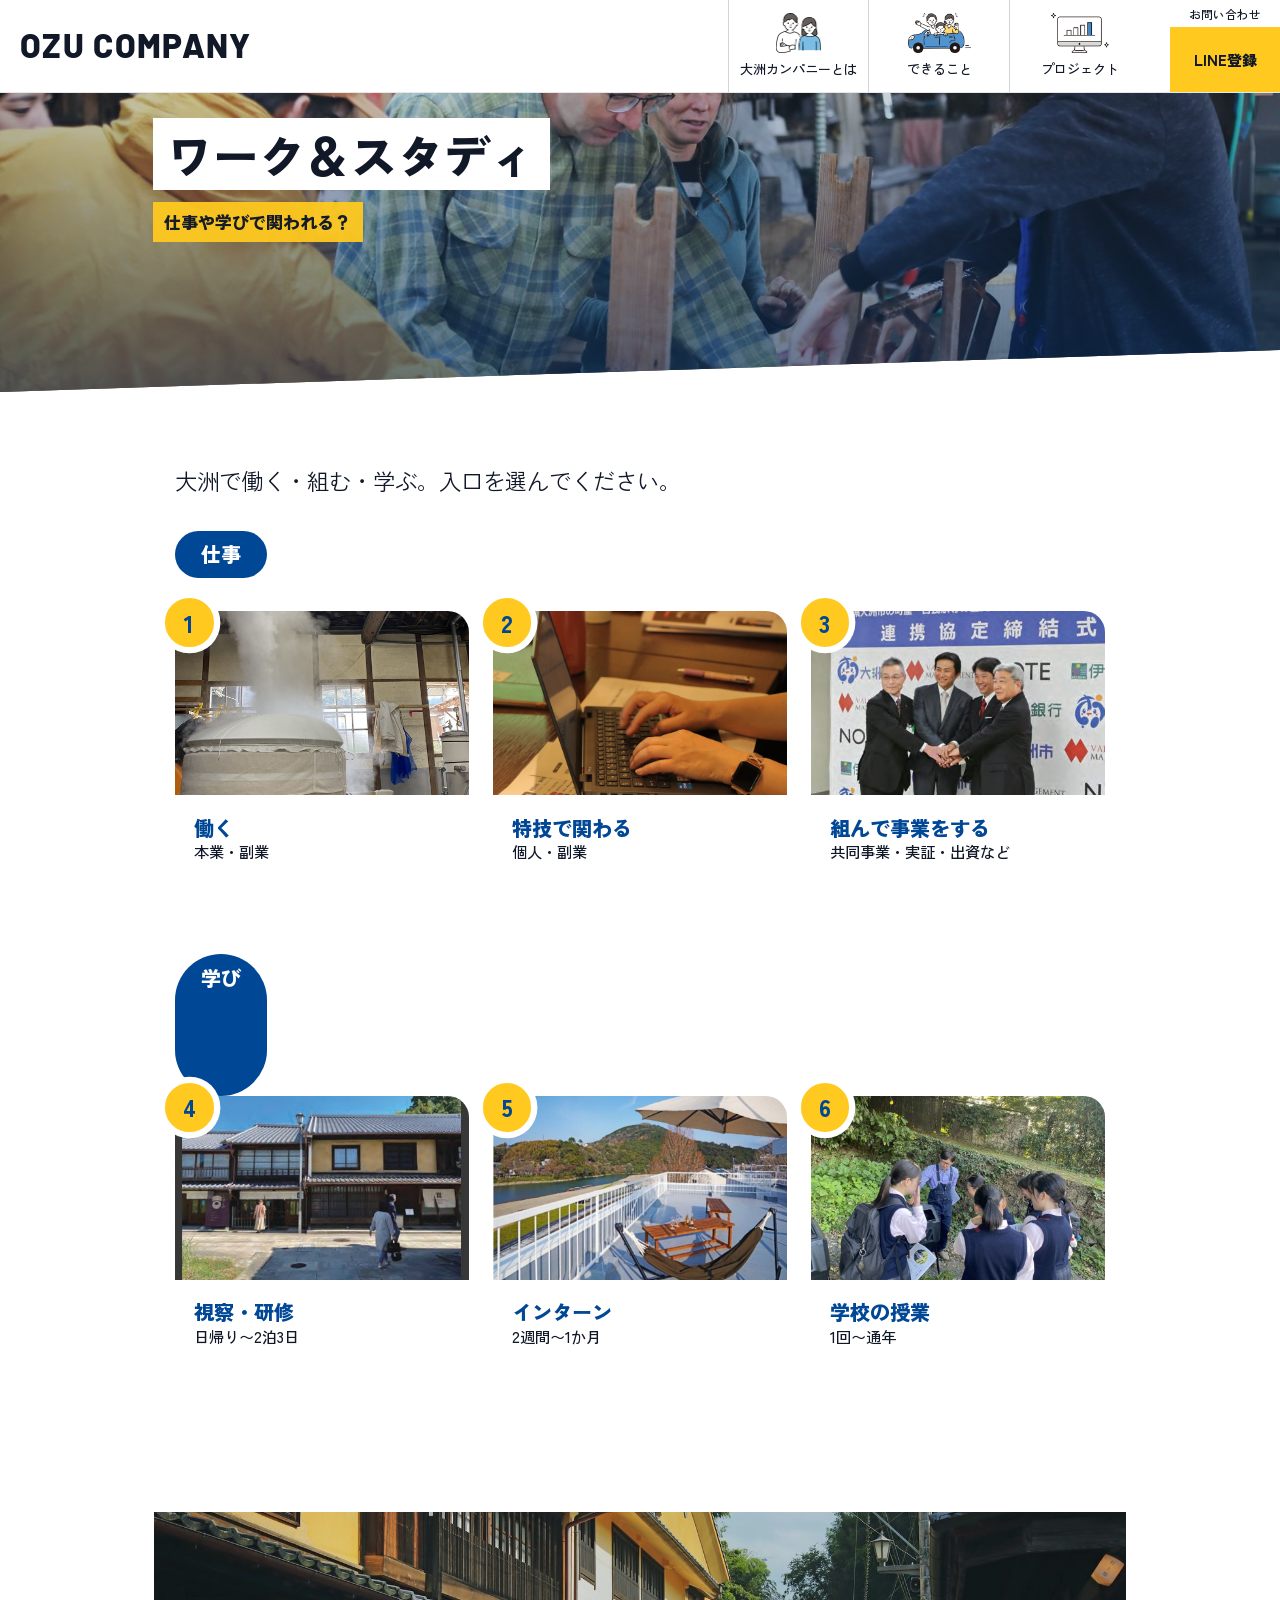
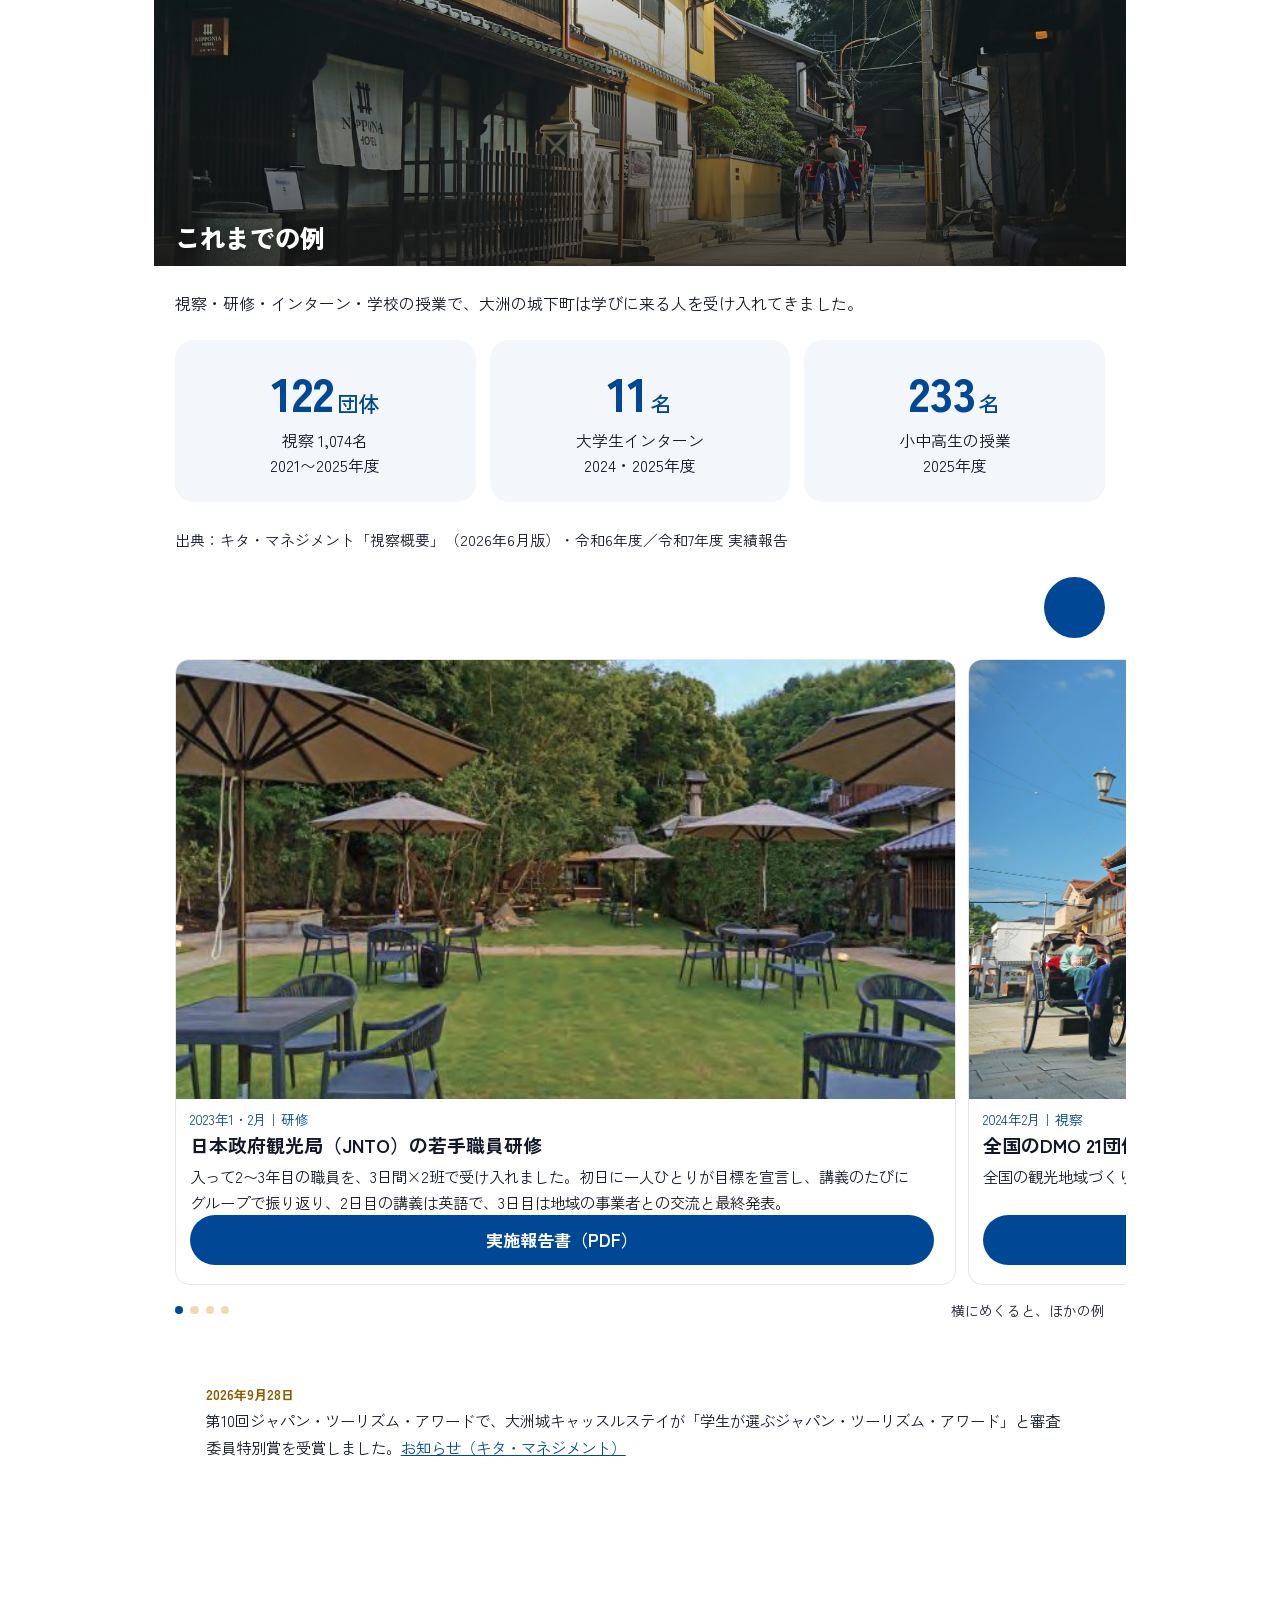
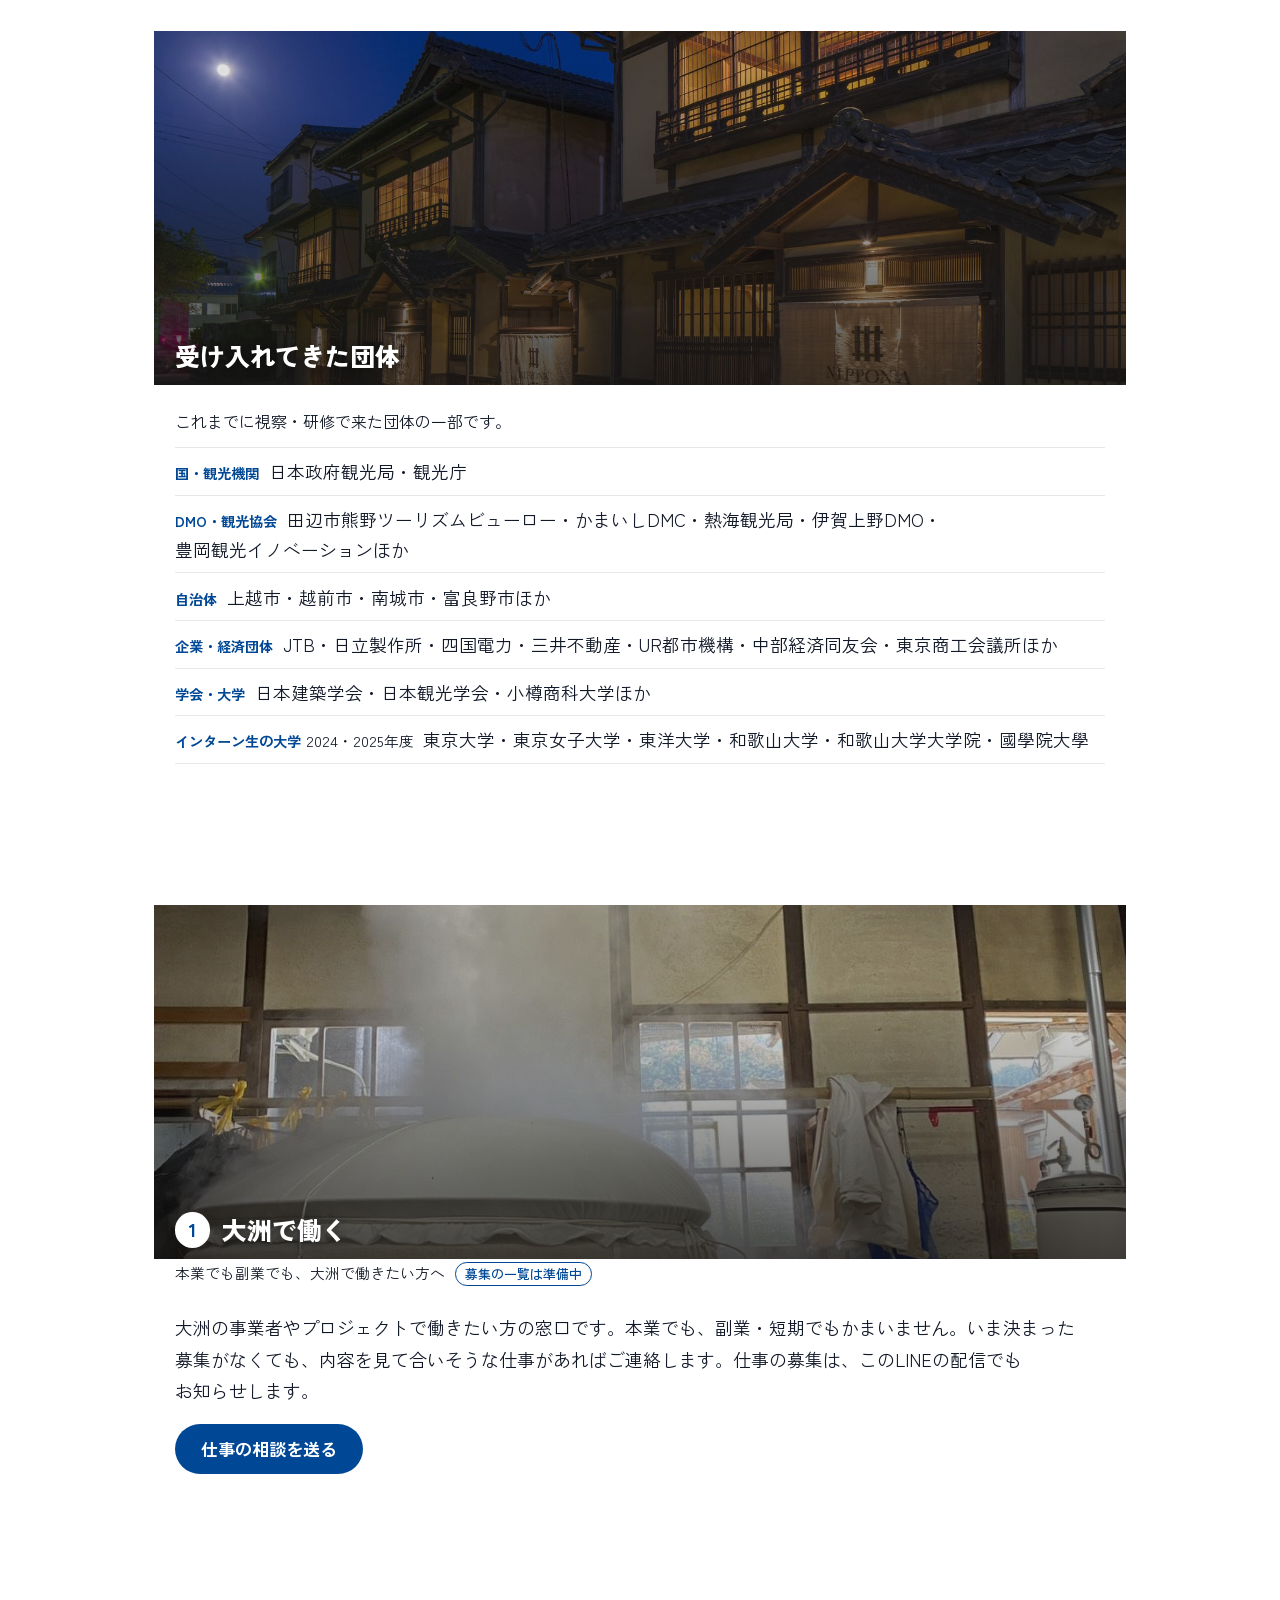
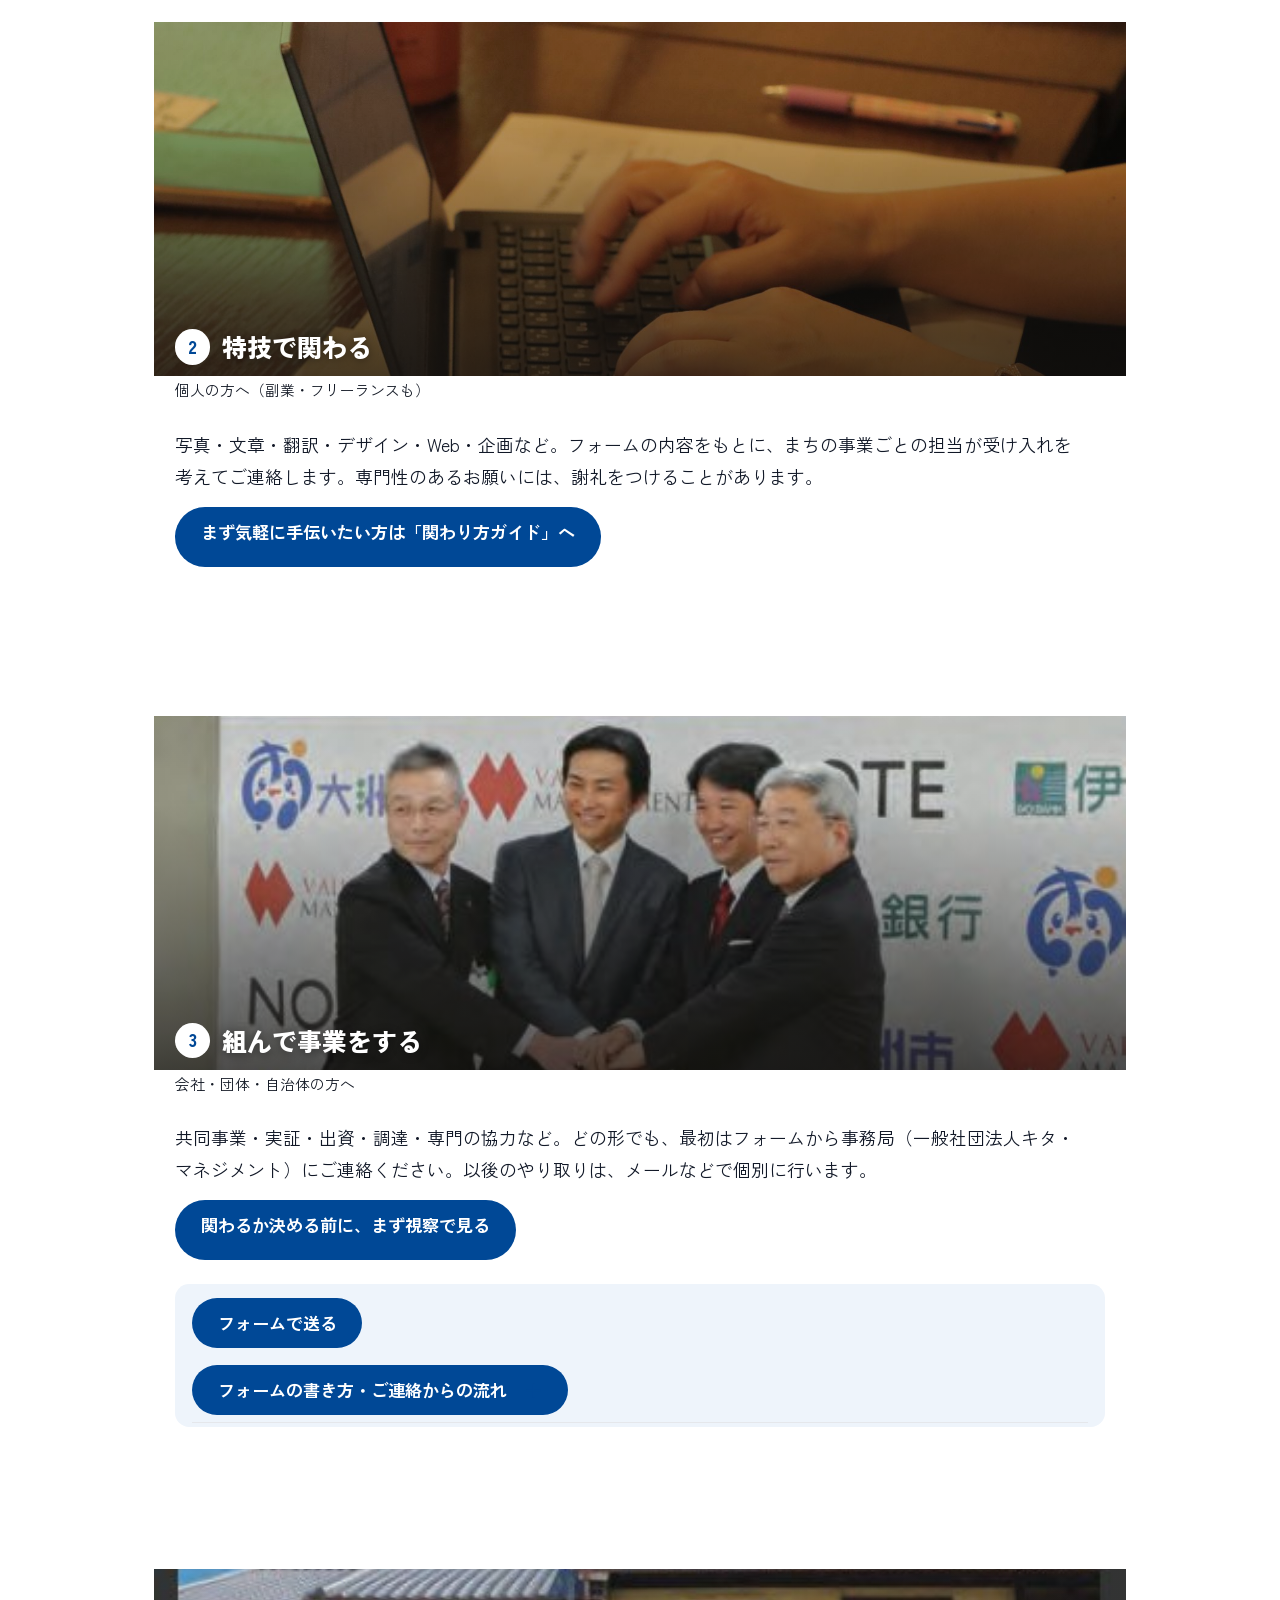
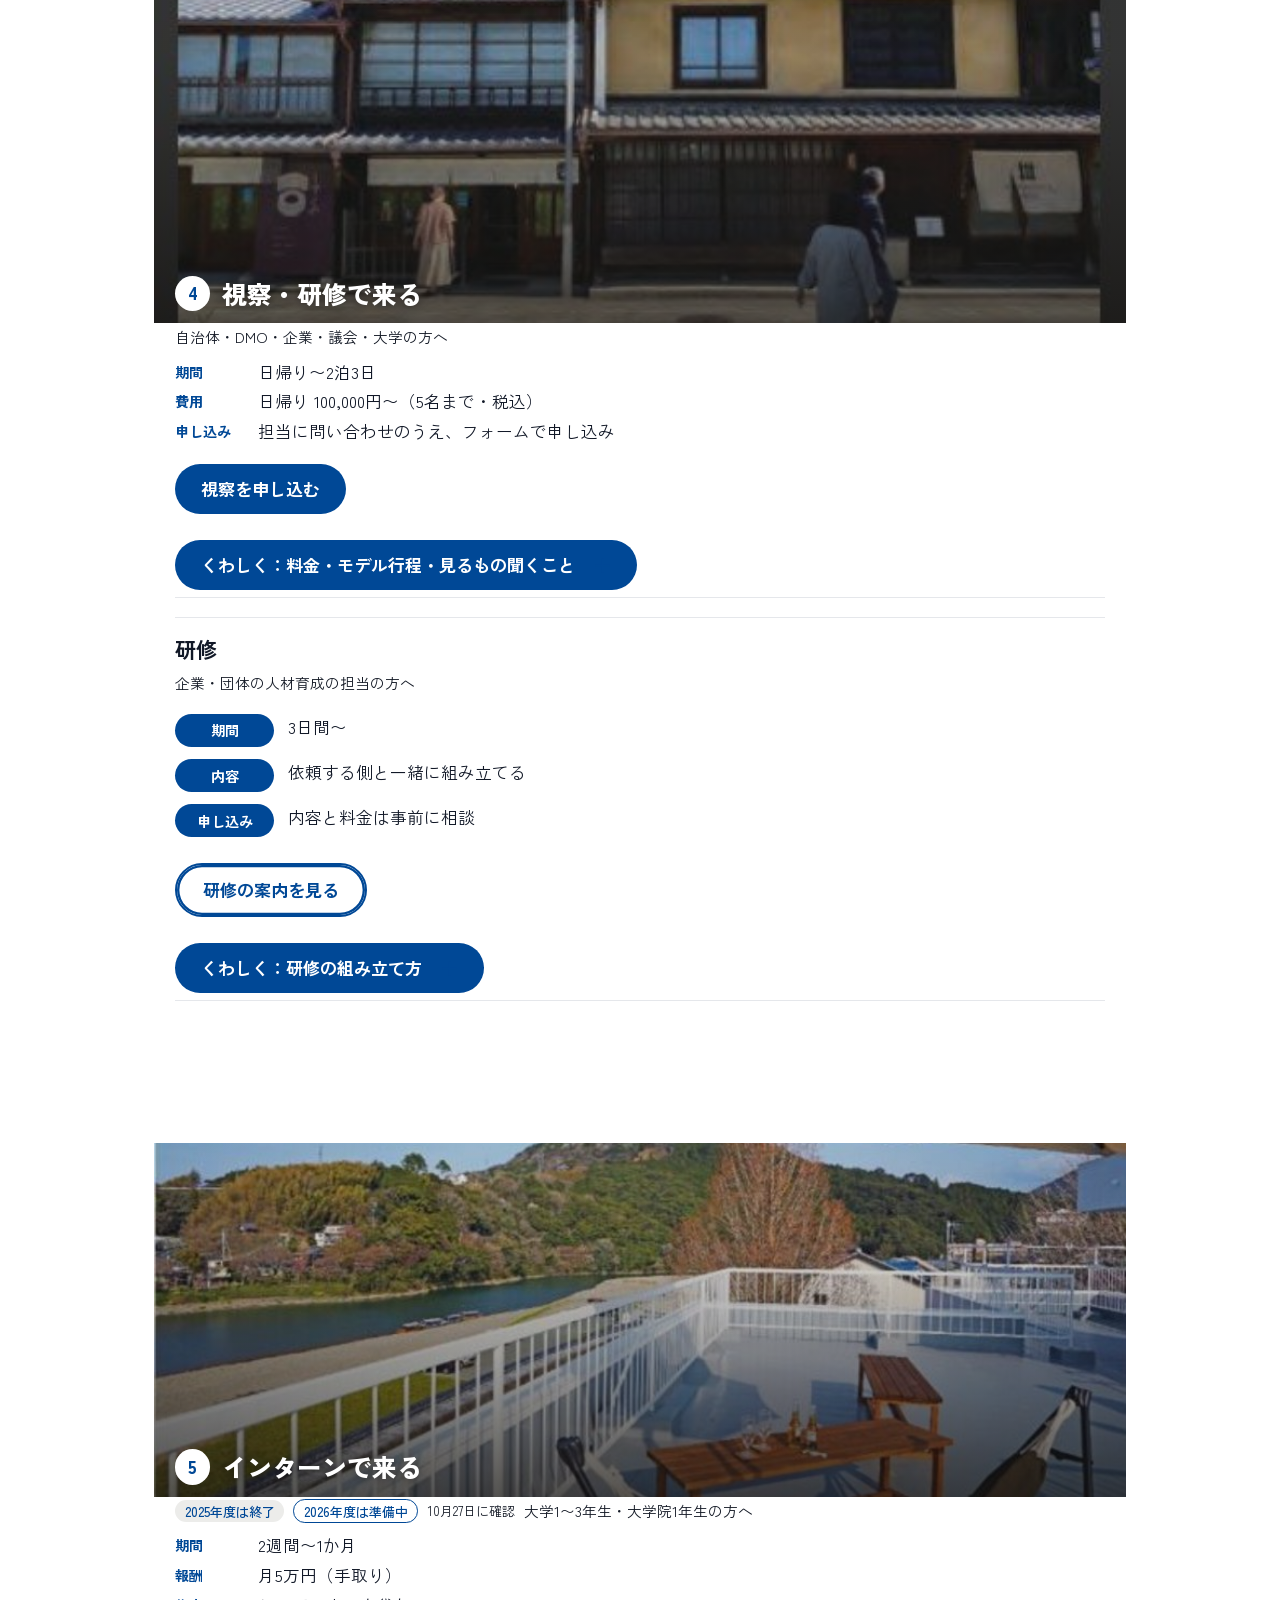
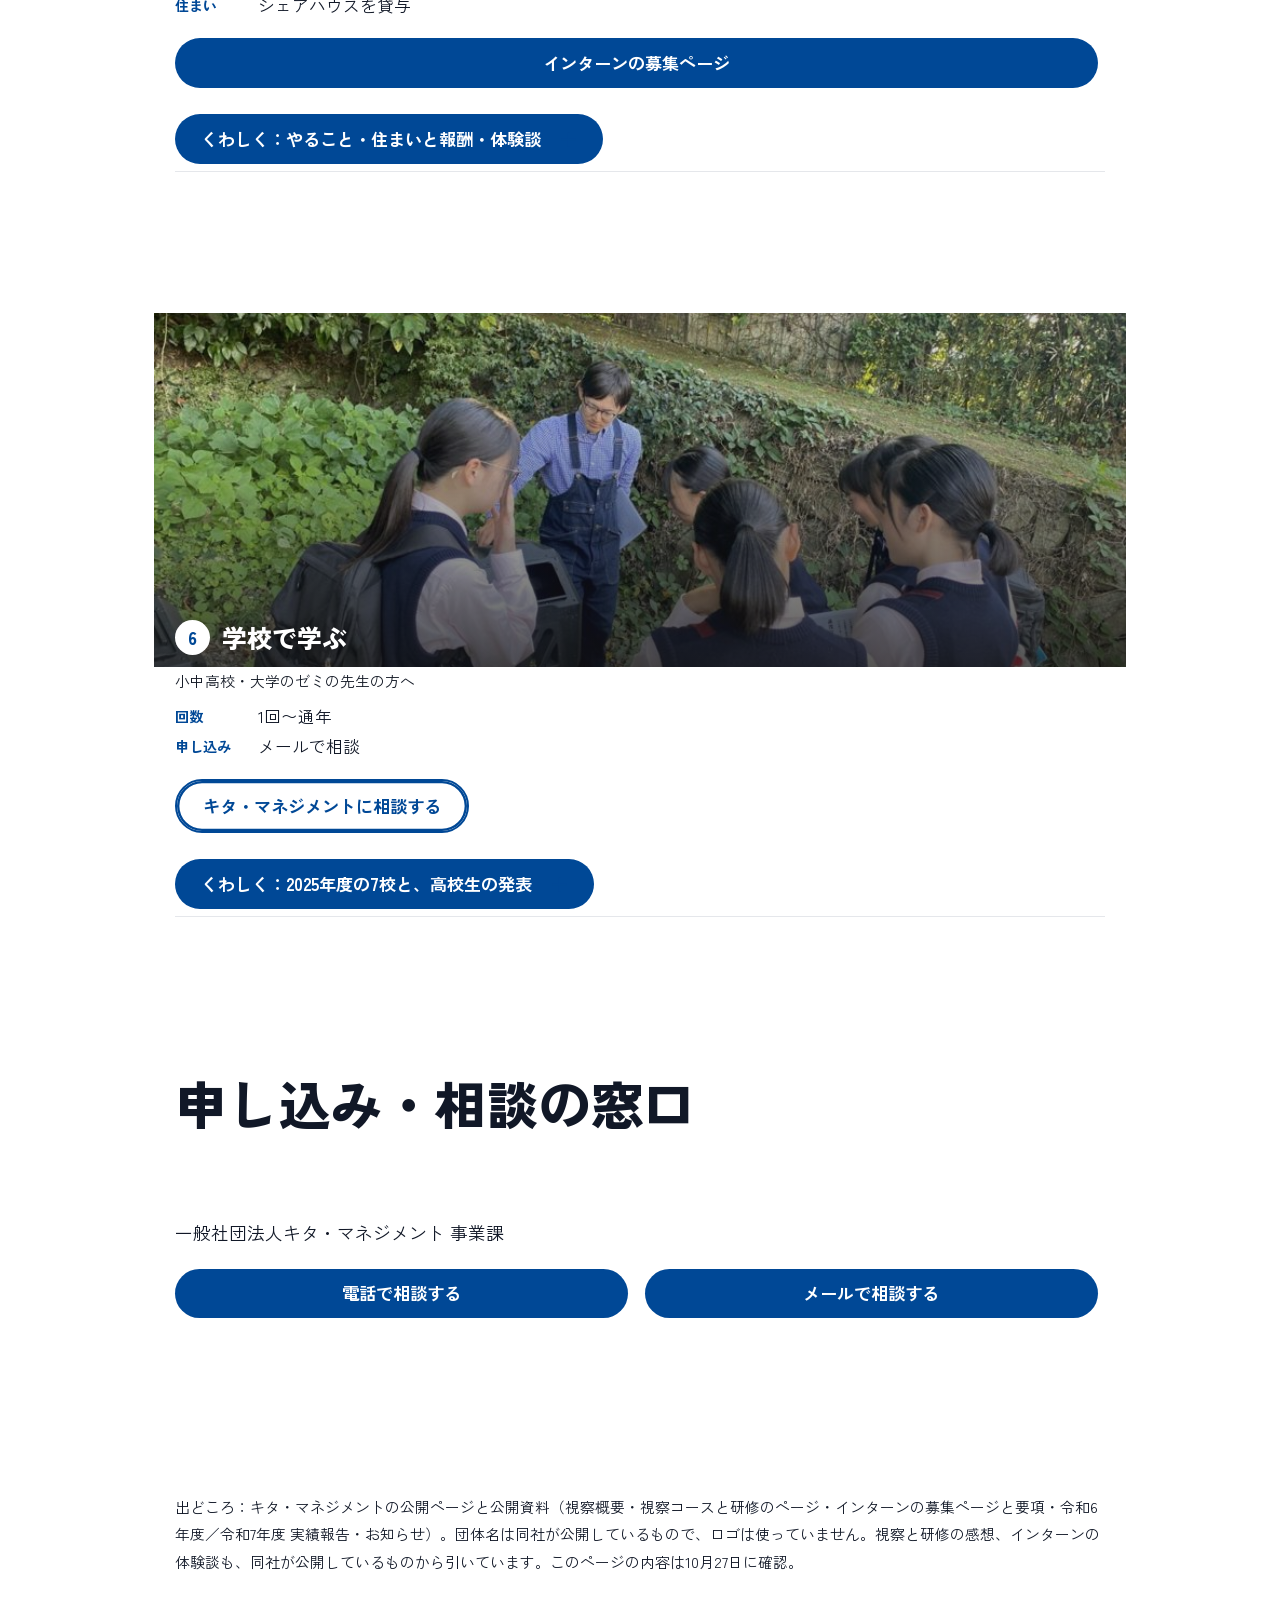
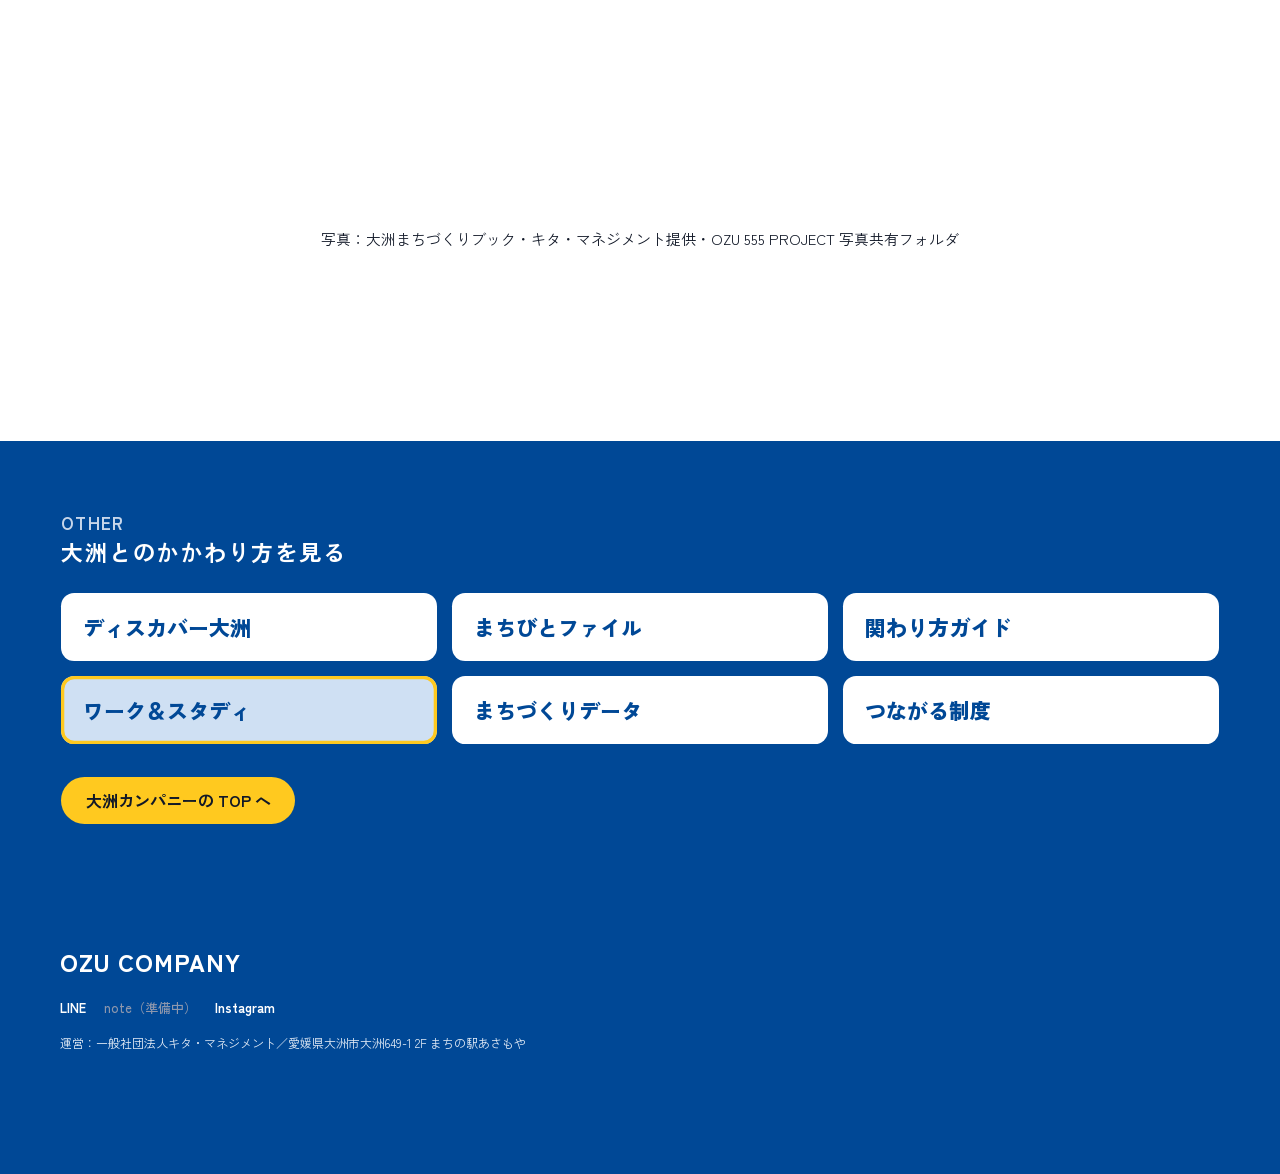
<file: work/index.html>
<!DOCTYPE html><html lang="ja"><head>
<!-- 独立ページ：scripts/build_ozu_company_pages.py が pages/kasegu.html から組み立てたもの（台帳 site_ozu_company.json）。手で直さない -->
<meta charset="UTF-8"><meta name="viewport" content="width=device-width, initial-scale=1.0"><meta name="robots" content="noindex, nofollow">
<script>document.documentElement.classList.add('js')</script>
<title>ワーク＆スタディ｜大洲カンパニー</title>
<link rel="preconnect" href="https://fonts.googleapis.com">
<link href="https://fonts.googleapis.com/css2?family=Zen+Kaku+Gothic+Antique:wght@400;500;700;900&display=swap" rel="stylesheet">
<!-- 生成：scripts/build_ozu555_site_kasegu.py（案2・旧 manabu.html・shigoto.html と台帳 site_kasegu.json から）。手で直さない -->
<style>
/* 学ぶ 2026-10-02 版：入口を写真のタイルで選ぶ（丸岡 10/2 デザイン候補1）。
   色・写真の帯・数字の箱・主ボタン・共通ナビは10本共通（まちの動き 試作 mock.css）にそろえる。ページで色を足さない */
:root{--blue:#1f4fa8;--blue-soft:#fff1cf;--ink:#231815;--sub:#5f5f5f;--bg:#ffffff;--paper:#faf8f4;--line:#e5e2dd;--gold:#a77a41}
*{box-sizing:border-box}
html,body{overflow-x:clip}
html{scroll-behavior:smooth}
body{margin:0;background:var(--bg);color:var(--ink);font-family:"Noto Sans JP","Hiragino Sans",sans-serif;font-size:15px;line-height:1.8;-webkit-text-size-adjust:100%}
a{color:var(--blue)}

/* 写真の帯（10本共通） */
.hero{position:relative;height:150px;overflow:hidden;background:#1d2530}
.hero img{width:100%;height:100%;object-fit:cover;display:block;opacity:.92}
.hero .ov{position:absolute;inset:0;background:linear-gradient(180deg,rgba(20,18,16,.05) 20%,rgba(20,18,16,.72))}
.hero .tt{position:absolute;left:0;right:0;bottom:0;padding:0 18px 14px;color:#fff}
.hero h1{font-family:"Shippori Mincho",serif;font-size:26px;font-weight:700;margin:0;line-height:1.3;text-shadow:0 1px 10px rgba(0,0,0,.4)}
.hero .sub{font-size:12.5px;margin:3px 0 0;opacity:.95}

.wrap{padding:14px 18px 0}
.one{font-size:13.5px;color:var(--sub);line-height:1.6;margin:0 0 8px}

/* 入口＝写真のタイル（タブとして働く） */
.tiles{display:grid;grid-template-columns:repeat(2,minmax(0,1fr));gap:10px;margin:0 0 14px}
.tile{appearance:none;font:inherit;text-align:left;padding:0;margin:0;cursor:pointer;display:block;width:100%;border:1px solid var(--line);border-radius:10px;overflow:hidden;background:#fff;color:var(--ink)}
.tile img{width:100%;aspect-ratio:3/2;object-fit:cover;display:block}
.tile .lb{display:block;padding:6px 12px 8px}
.tile b{display:block;font-family:"Shippori Mincho",serif;font-size:18px;font-weight:700;line-height:1.35}
.tile small{display:block;font-size:11.5px;color:var(--sub);line-height:1.4}
.tile[aria-selected="true"]{border:2px solid var(--blue)}
.tile[aria-selected="true"] .lb{background:var(--blue);color:#fff}
.tile[aria-selected="true"] small{color:#fff;opacity:.9}
.tile:focus-visible,.nums a:focus-visible,summary:focus-visible{outline:3px solid var(--gold);outline-offset:2px}

/* 数字（値と時点をセットで。10本共通の箱） */
.nums{display:grid;grid-template-columns:repeat(3,minmax(0,1fr));gap:8px;margin:0 0 4px}
.nums a{display:block;background:var(--paper);border-radius:10px;padding:10px 6px;text-align:center;text-decoration:none;color:var(--ink)}
.nums b{display:block;font-family:"Shippori Mincho",serif;font-size:24px;color:var(--blue);line-height:1.2}
.nums b small{font-size:12px}
.nums span{display:block;font-size:11px;color:var(--sub);line-height:1.5;margin-top:2px}

/* 開いた入口の中身 */
.pn{padding:18px 0 0;border-top:1px solid var(--line);margin-top:14px}
.pn[hidden]{display:none}
.pn .who{font-size:12px;color:var(--gold);margin:0}
.pn h2{font-family:"Shippori Mincho",serif;font-size:22px;margin:2px 0 6px;line-height:1.45}
.pn p{font-size:14.5px;margin:0 0 10px}
.chips{display:flex;flex-wrap:wrap;gap:6px;margin:0 0 4px}
.chips span{font-size:12.5px;border:1px solid var(--line);border-radius:14px;padding:4px 11px;background:#fff}
.main{display:block;margin:14px 0 8px;background:var(--blue);color:#fff;text-align:center;text-decoration:none;border-radius:12px;padding:15px 12px;font-size:16px;font-weight:700;min-height:52px}
.main small{display:block;font-size:11.5px;font-weight:400;opacity:.9;margin-top:2px}
.main.ghost{background:#fff;color:var(--blue);border:1px solid var(--blue)}
.pn .note{font-size:12.5px;color:var(--sub);line-height:1.75;margin:4px 0 0}
.pn .note a.openrec{display:inline-block;padding:8px 0}

/* 畳む（一覧の行） */
.fl{margin:10px 0 0;border-top:1px solid var(--line)}
.fl details{border-bottom:1px solid var(--line)}
.fl summary{list-style:none;cursor:pointer;display:flex;align-items:center;justify-content:space-between;gap:10px;min-height:50px;font-size:14.5px}
.fl summary::-webkit-details-marker{display:none}
.fl summary::after{content:"＋";color:var(--blue);flex:none}
.fl details[open]>summary::after{content:"－"}
.fl .body{font-size:14px;line-height:1.85;padding:0 0 14px}
.fl .body p{margin:0 0 10px}
.fl .body ul{margin:0 0 10px;padding-left:1.2em}
.fl .body h4{font-family:"Shippori Mincho",serif;font-size:15.5px;margin:6px 0 4px}
.fl .body .s{font-size:12px;color:var(--sub)}
.fl .body img{width:100%;display:block;border-radius:8px;margin:4px 0}
table{border-collapse:collapse;width:100%;border:1px solid var(--line);font-size:13px;margin:4px 0 8px}
th{background:var(--blue-soft);color:var(--blue);text-align:left;padding:7px 8px;font-size:12px;vertical-align:top;font-weight:500}
td{padding:7px 8px;border-top:1px solid var(--line);vertical-align:top;line-height:1.65}
table.fee td:nth-child(n+2){white-space:nowrap}
table.cost th{width:4.2em}
table.sch td:last-child,table.sch th:last-child{white-space:nowrap}
.voice{border-left:3px solid var(--gold);padding:2px 0 2px 12px;margin:0 0 12px}
.voice p{font-family:"Shippori Mincho",serif;font-size:14.5px;margin:0 0 2px;line-height:1.8}
.voice span{font-size:11.5px;color:var(--sub)}

/* 区切りの見出し（10本共通） */
.sec{margin:30px 0 8px}
.sec .k{font-family:Georgia,serif;font-size:10px;letter-spacing:.28em;color:var(--gold);margin:0}
.sec h2{font-family:"Shippori Mincho",serif;font-size:20px;margin:0;line-height:1.45}

/* 受け入れの記録：年の箱＋見出し（写真の無いものは数字の箱で。無関係な写真を当てない） */
.rec summary{display:grid;grid-template-columns:64px 1fr 16px;gap:12px;align-items:center;padding:10px 0;min-height:84px}
.rec summary::after{justify-self:end}
.nb{width:64px;height:64px;border-radius:8px;background:var(--paper);display:flex;flex-direction:column;align-items:center;justify-content:center;font-family:"Shippori Mincho",serif;color:var(--blue);font-size:18px;font-weight:700;line-height:1.1}
.nb small{font-size:10px;color:var(--sub);font-family:"Noto Sans JP",sans-serif;font-weight:400;margin-top:3px}
.rec .t b{display:block;font-size:14.5px;font-weight:700;line-height:1.5}
.rec .t span{display:block;font-size:12px;color:var(--sub);line-height:1.5}

.award{font-size:13px;line-height:1.75;border:1px solid var(--gold);background:var(--paper);border-radius:10px;padding:10px 12px;margin:22px 0 0}
.award b{display:block;font-size:11px;color:var(--gold);font-weight:400}
.contact{font-size:14px;margin:0 0 6px}
.read{display:flex;gap:10px;align-items:center;min-height:56px;border-bottom:1px solid var(--line);padding:8px 0;text-decoration:none;color:var(--ink)}
.read b{display:block;font-size:14.5px;line-height:1.5}
.read span{font-size:12px;color:var(--sub)}
.after{font-size:12px;color:var(--sub);text-align:center;margin:14px 0 6px}
.src{font-size:10.5px;color:var(--sub);line-height:1.7;margin:10px 0 0}

/* 共通ナビ（10本共通） */
.pnav{margin:22px 0 0;padding:16px 18px;border-top:1px solid var(--line);background:var(--paper)}
.pnav p{font-size:11px;color:var(--sub);margin:0 0 6px}
.pnav .g{display:flex;flex-wrap:wrap;gap:6px;margin:0 0 10px}
.pnav a,.pnav span.on{font-size:12.5px;padding:7px 12px;border:1px solid var(--line);border-radius:16px;text-decoration:none;color:var(--ink);background:#fff;min-height:34px}
.pnav span.on{background:var(--blue);color:#fff;border-color:var(--blue)}
footer{font-size:11px;color:var(--sub);text-align:center;padding:14px 18px 30px;line-height:1.8;background:var(--paper)}
.one,.pn p,.rec .t b{word-break:auto-phrase}
@media (prefers-reduced-motion:reduce){html{scroll-behavior:auto}}
/* ワーク＆スタディ 2026-10-27 案2：実績を主役に。色は10本共通の変数だけ。箱の地は薄い青（紙色はフッターだけ） */
.nums a{background:var(--blue-soft)}
.wrap p.nsrc{font-size:11px;color:var(--sub);line-height:1.6;margin:2px 0 6px}
/* 1画面目の入口6つ（10/23 版のタイル。丸岡 10/27「わかりやすいから残したい」）。押すと同じ写真の帯で始まる節へ */
.grp{font-family:"Shippori Mincho",serif;font-size:14px;font-weight:700;color:var(--blue);margin:0 0 4px;display:flex;align-items:center;gap:8px}
.grp::after{content:"";flex:1;border-top:1px solid var(--line)}
.tiles{grid-template-columns:repeat(3,minmax(0,1fr));gap:8px;margin:0 0 10px}
a.tile{text-decoration:none;position:relative}
.tile img{aspect-ratio:16/10}
.tile .lb{padding:5px 8px 7px}
.tile b{font-size:14.5px;line-height:1.35;word-break:keep-all}
.tile small{font-size:10.5px;line-height:1.4;word-break:auto-phrase}
.tile i{position:absolute;left:6px;top:6px;z-index:1;width:22px;height:22px;border-radius:50%;background:var(--blue);color:#fff;font-style:normal;font-size:12px;font-weight:700;display:flex;align-items:center;justify-content:center;box-shadow:0 0 0 2px #fff}
.tile:focus-visible{outline:3px solid var(--gold);outline-offset:2px}
/* 節の頭の写真の帯（110px・番号と見出しを重ねる） */
.pn{border-top:none;margin-top:26px;padding-top:0}
.band{position:relative;height:110px;margin:0 -18px 12px;overflow:hidden;background:#1d2530}
.band img{width:100%;height:100%;object-fit:cover;display:block;opacity:.92}
.band::after{content:"";position:absolute;inset:0;background:linear-gradient(180deg,rgba(20,18,16,.05) 25%,rgba(20,18,16,.7))}
.band h2{position:absolute;left:18px;right:18px;bottom:10px;z-index:1;margin:0;display:flex;align-items:center;gap:10px;color:#fff;font-family:"Shippori Mincho",serif;font-size:21px;line-height:1.35;text-shadow:0 1px 8px rgba(0,0,0,.45)}
.band h2 .no{flex:none;width:30px;height:30px;border-radius:50%;background:#fff;color:var(--blue);font-size:15px;display:flex;align-items:center;justify-content:center;text-shadow:none}
.pn .lead{font-size:13.5px;color:var(--sub);line-height:1.7;margin:0 0 10px}
/* ① 実例：写真つきの4枚 */
/* 10/27 丸岡「実績と団体が長すぎる。カルーセルとか」→ 実例は横にめくるカード（次のカードの端を見せる）*/
.car{display:flex;gap:10px;overflow-x:auto;scroll-snap-type:x mandatory;margin:4px -18px 0;padding:2px 18px 4px;scroll-padding:0 18px;scrollbar-width:none;-webkit-overflow-scrolling:touch}
.car::-webkit-scrollbar{display:none}
.ex{flex:0 0 84%;scroll-snap-align:start;display:flex;flex-direction:column;border:1px solid var(--line);border-radius:12px;overflow:hidden;background:#fff}
.ex img{width:100%;aspect-ratio:16/9;object-fit:cover;display:block}
.ex .in{padding:9px 12px 10px;display:flex;flex-direction:column;flex:1}
.ex .when{font-size:11.5px;color:var(--blue);margin:0;line-height:1.5;font-weight:500}
.ex h3{font-family:"Shippori Mincho",serif;font-size:16px;line-height:1.45;margin:1px 0 4px;word-break:auto-phrase}
.ex p.b{font-size:13px;line-height:1.7;margin:0}
.ex a.more{font-size:12.5px;padding:6px 0 0;margin-top:auto}
.carnav{display:flex;align-items:center;justify-content:space-between;margin:6px 0 0;font-size:11.5px;color:var(--sub)}
.carnav .dots{display:flex;gap:6px}
.carnav .dots i{width:7px;height:7px;border-radius:50%;background:#ecdcb4}
.carnav .dots i.on{background:var(--blue)}
.pn .cap{font-size:11px;color:var(--sub);line-height:1.6;margin:6px 0 0}
.award{background:var(--blue-soft);border:none;border-radius:10px;padding:10px 14px;margin:12px 0 0;font-size:13px;line-height:1.75}
/* ② 受け入れてきた団体：文字の一覧 */
/* 団体は分類名のあとに名前を続けて流す（左の欄をやめて行数を減らす） */
.orgs{margin:0;padding:0;list-style:none}
.orgs li{padding:7px 0;border-top:1px solid var(--line);font-size:13.5px;line-height:1.7;word-break:auto-phrase}
.orgs li:last-child{border-bottom:1px solid var(--line)}
.orgs b{display:inline-block;font-size:12px;color:var(--blue);font-weight:700;margin-right:8px}
.orgs b small{font-size:10.5px;color:var(--sub);font-weight:400;margin-left:4px}
.voices{margin:14px 0 0}
/* 1〜6 の節：誰向けと札の1行 → 条件の表 → ボタン1つ → くわしく1つ */
.pn>.aph{display:flex;align-items:center;flex-wrap:wrap;gap:6px 8px;margin:0 0 6px}
.pn>.aph .who{font-size:12.5px;color:var(--sub);margin:0}
.pn>dl,.part>dl{display:grid;grid-template-columns:4.6em 1fr;gap:2px 8px;margin:0 0 8px;font-size:13.5px;line-height:1.65}
.pn>dl dt,.part>dl dt{font-size:12px;color:var(--blue);font-weight:700;line-height:1.85}
.pn>dl dd,.part>dl dd{margin:0}
.pn>p{font-size:14px;line-height:1.8;margin:0 0 6px}
.pn>a.sl{display:inline-block;font-size:13px;padding:4px 0}
.part{border-top:1px solid var(--line);margin:16px 0 0;padding:14px 0 0;scroll-margin-top:52px}
.part .aph{display:flex;align-items:center;flex-wrap:wrap;gap:4px 8px;margin:0 0 6px}
.part .aph b{font-family:"Shippori Mincho",serif;font-size:18px;line-height:1.4}
.part .aph .who{font-size:12.5px;color:var(--sub);flex-basis:100%}
.pn .main{margin:8px 0 6px}
.tag{display:inline-block;font-size:11px;line-height:1;padding:4px 8px;border-radius:10px;font-weight:500}
.tag.go{background:var(--blue);color:#fff}
.tag.prep{background:#fff;color:var(--blue);border:1px solid var(--blue)}
.tag.done{background:#ececea;color:#5a5a5a}
.chk{font-size:11px;color:var(--sub)}
.hours{font-size:13px;margin:0 0 2px}
.hours b{font-family:"Shippori Mincho",serif;font-size:18px;color:var(--blue)}
.formbox{background:var(--blue-soft);border-radius:12px;padding:12px 14px 4px;margin:14px 0 4px;scroll-margin-top:52px}
.formbox .main{margin:0 0 8px}
.formbox .fl{border-top:1px solid #ecdcb4;margin:0}
.howto h4{font-family:"Shippori Mincho",serif;font-size:14.5px;margin:8px 0 2px}
.howto ol{margin:0 0 8px;padding-left:1.3em;font-size:13.5px}
.howto p{font-size:13.5px;margin:0 0 6px}
.howto p.fine{font-size:12.5px;color:var(--sub)}
.flow4{display:grid;grid-template-columns:repeat(4,minmax(0,1fr));gap:6px;margin:4px 0 12px;font-size:11px;color:var(--sub);text-align:center;line-height:1.45}
.flow4 div{background:#fff;border-radius:8px;padding:6px 2px}
.flow4 b{display:block;font-size:13px;color:var(--blue)}
/* 細いボタン（他タブと同じ .btn2） */
.btns{display:grid;grid-template-columns:1fr 1fr;gap:8px;margin:10px 0 4px}
.btn2{display:flex;align-items:center;justify-content:space-between;gap:8px;min-height:48px;padding:9px 13px;border:1px solid var(--blue);border-radius:10px;color:var(--blue);background:#fff;text-decoration:none;font-size:14px;font-weight:500;line-height:1.4}
.btn2::after{content:"→";flex:none}
.btn2.ext::after{content:"↗"}
.btn2 span{display:block}
.btn2 small{display:block;font-size:11px;font-weight:400;color:var(--sub)}
.sec{margin:30px 0 8px}
.credit{font-size:10.5px;color:var(--sub);line-height:1.7;margin:14px 0 10px}
/* 目次の共通の型（⑥制度 build_ozu555_site_seido.py と同じ・00_共通.md） */
.page-index{position:fixed;top:0;left:0;right:0;z-index:20;display:flex;justify-content:space-between;gap:8px;height:44px;margin:0;padding:0 18px;background:rgba(255,255,255,.97);border-bottom:1px solid var(--line);overflow-x:auto;overflow-y:hidden;scrollbar-width:none;transition:transform .2s ease,visibility .2s}
.page-index::-webkit-scrollbar{display:none}
.js .page-index:not(.show){transform:translateY(-100%);visibility:hidden}
.page-index a{flex:0 0 auto;display:flex;align-items:center;gap:3px;height:100%;padding:0 1px;color:var(--ink);text-decoration:none;font-size:13px;font-weight:500;line-height:1;white-space:nowrap;border-bottom:2px solid transparent}
.page-index a i{font-style:normal;font-size:11px;color:var(--sub)}
.page-index a.on{color:var(--blue);border-bottom-color:var(--blue)}
.page-index a.on i{color:var(--blue)}
.page-index a:focus-visible{outline:2px solid var(--blue);outline-offset:-2px}
.pn,details,.ex{scroll-margin-top:52px}
/* ここまで */

</style><link rel="stylesheet" href="../assets/ozu-company.css">
<script>window.OC_H=function(){var b=document.getElementById('oc-bar');return b?b.offsetHeight:0};</script>
</head><body>
<header class="oc-hd" id="oc-hd"><div class="oc-in" id="oc-bar"><a class="oc-brand" href="https://asumaru3lfb.github.io/ozu-company-web/"><img src="../assets/oc-logo.png" alt="大洲カンパニーのロゴ" width="180" height="157">大洲カンパニー</a><nav class="oc-nav" aria-label="メイン"><a href="https://asumaru3lfb.github.io/ozu-company-web/#about">大洲カンパニーとは</a><a href="https://asumaru3lfb.github.io/ozu-company-web/#can">できること</a><a href="https://asumaru3lfb.github.io/ozu-company-web/ozu555.html">OZU 555 PROJECT</a><a href="https://asumaru3lfb.github.io/ozu-company-web/#contact">お問い合わせ</a></nav><span class="oc-r"><a class="oc-pill" href="https://lin.ee/FRC9VkG" target="_blank" rel="noopener">LINE登録</a><button type="button" class="oc-burger" id="oc-burger" aria-label="メニューを開く" aria-expanded="false" aria-controls="oc-mnav"><i></i><i></i><i></i></button></span></div><nav class="oc-mnav" id="oc-mnav" hidden aria-label="メニュー"><a href="https://asumaru3lfb.github.io/ozu-company-web/">TOP</a><span class="oc-mlab">大洲とのかかわり方</span><a href="../discover/">ディスカバー大洲<small>大洲で何を体験できる？</small></a><a href="../machibito/">まちびとファイル<small>どんな人に会える？</small></a><a href="../guide/">関わり方ガイド<small>自分にできることは？</small></a><span class="oc-mcur" aria-current="page">ワーク＆スタディ<small>いま見ているページ</small></span><a href="../data/">まちづくりデータ<small>まちはどこへ向かう？</small></a><a href="../seido/">つながる制度<small>どんな制度を使える？</small></a><a class="oc-msep" href="https://asumaru3lfb.github.io/ozu-company-web/ozu555.html">OZU 555 PROJECT</a><a href="https://asumaru3lfb.github.io/ozu-company-web/#contact">お問い合わせ</a></nav></header>
<nav class="oc-crumb" aria-label="現在地"><a href="https://asumaru3lfb.github.io/ozu-company-web/">TOP</a><span aria-hidden="true">＞</span><span aria-current="page">ワーク＆スタディ</span></nav>
<div class="hero"><img alt="天神産紙工場で、紙すきの道具を手にする人たち" src="../pages/photos/d_7d0e6ddf.jpg"/><div class="ov"></div>
<div class="tt"><h1>ワーク＆スタディ</h1><p class="sub">仕事や学びで関われる？</p></div></div><div class="wrap"><p class="one">大洲で働く・組む・学ぶ。入口を選んでください。</p><div id="entry"><p class="grp">仕事</p><nav aria-label="仕事の入口" class="tiles"><a class="tile" href="#hataraku"><i>1</i><img alt="養老酒造の蔵で、湯気の立つ仕込み" src="../pages/photos/d_a6bd16f4.jpg"/><span class="lb"><b>働く</b><small>本業・副業</small></span></a><a class="tile" href="#self"><i>2</i><img alt="パソコンに向かう手元（AIセミナー）" src="../pages/photos/d_2e01367e.jpg"/><span class="lb"><b>特技で関わる</b><small>個人・副業</small></span></a><a class="tile" href="#org"><i>3</i><img alt="歴史的資源の活用に向けた連携協定の締結式" src="../pages/img/p06_116.jpg"/><span class="lb"><b>組んで​事業をする</b><small>共同事業・実証・出資など</small></span></a></nav><p class="grp">学び</p><nav aria-label="学びの入口" class="tiles"><a class="tile" href="#shisatsu"><i>4</i><img alt="改修後の村上邸（江戸期）と城下町の通り" src="../pages/img/ba_oki_out_after.jpg"/><span class="lb"><b>視察・研修</b><small>日帰り〜2泊3日</small></span></a><a class="tile" href="#intern"><i>5</i><img alt="インターンが住む城下町のシェアハウス「城下町テラスTAMON」のテラス" src="../pages/img/manabu_tamon.jpg"/><span class="lb"><b>インターン</b><small>2週間〜1か月</small></span></a><a class="tile" href="#gakko"><i>6</i><img alt="城下町で課題に取り組む大洲高校の1年生（良知の時間）" src="../pages/img/manabu_school.jpg"/><span class="lb"><b>学校の授業</b><small>1回〜通年</small></span></a></nav></div><nav aria-label="このページの節" class="page-index"><a href="#jirei">実績</a><a href="#hataraku"><i>1</i>働く</a><a href="#self"><i>2</i>特技</a><a href="#org"><i>3</i>組む</a><a href="#shisatsu"><i>4</i>視察</a><a href="#intern"><i>5</i>インターン</a><a href="#gakko"><i>6</i>学校</a></nav><section class="pn" id="jirei"><div class="band"><img alt="大洲の城下町の通り" loading="lazy" src="../pages/photos/d_a1799406.jpg"/><h2><span class="t">これまでの例</span></h2></div><p class="lead">視察・研修・インターン・学校の授業で、大洲の城下町は学びに来る人を受け入れてきました。</p><div class="nums">
<a href="#dantai"><b>122<small>団体</small></b><span>視察 1,074名<br/>2021〜2025年度</span></a>
<a href="#intern"><b>11<small>名</small></b><span>大学生インターン<br/>2024・2025年度</span></a>
<a href="#gakko"><b>233<small>名</small></b><span>小中高生の授業<br/>2025年度</span></a>
</div><p class="nsrc">出典：キタ・マネジメント「視察概要」（2026年6月版）・令和6年度／令和7年度 実績報告</p><div aria-label="これまでの例（横にめくると4つ）" class="car" role="list"><article class="ex" id="rec-jnto" role="listitem"><img alt="再生された町家の中庭" loading="lazy" src="../pages/img/p08_333.jpg"/><div class="in"><p class="when">2023年1・2月｜研修</p><h3>日本政府観光局（JNTO）の若手職員研修</h3><p class="b">入って2〜3年目の職員を、3日間×2班で受け入れました。初日に一人ひとりが目標を宣言し、講義のたびにグループで振り返り、2日目の講義は英語で、3日目は地域の事業者との交流と最終発表。</p><a class="more" href="https://kita-m.com/wp/wp-content/uploads/2023/11/2db2f8d5afe534d7ea26b91565dbec83.pdf" rel="noopener" target="_blank">実施報告書（PDF）↗</a></div></article><article class="ex" id="rec-dmo" role="listitem"><img alt="大洲の城下町の町家と通り" loading="lazy" src="../pages/photos/d_5b42883d.jpg"/><div class="in"><p class="when">2024年2月｜視察</p><h3>全国のDMO 21団体32名を受け入れ</h3><p class="b">全国の観光地域づくり法人（DMO）を、2泊3日×3回に分けて受け入れました。</p><a class="more" href="https://kita-m.com/cat_info/2670/" rel="noopener" target="_blank">お知らせ（キタ・マネジメント） ↗</a></div></article><article class="ex" id="rec-intern" role="listitem"><img alt="アンケートをとった場所のひとつ、伊予大洲駅観光案内所" loading="lazy" src="../pages/photos/d_7277f3ab.jpg"/><div class="in"><p class="when">2024年度｜インターン</p><h3>大学生3名が、163件のアンケートをPRの戦略に</h3><p class="b">応募9名から3名（東京女子大学・東洋大学・和歌山大学大学院）を受け入れ、臥龍山荘と伊予大洲駅の観光案内所で海外からのお客さまに163件のアンケートをとり、それをもとにPRの戦略を立てました。2025年度の夏も3名が7月末から9月末まで滞在し、成果報告会で発表しています。</p></div></article><article class="ex" id="rec-kono" role="listitem"><img alt="盤泉荘（河野邸はこの前にある空き家）" loading="lazy" src="../pages/photos/d_a00cbf86.jpg"/><div class="in"><p class="when">2025年春｜インターン</p><h3>東大生5名と大洲高校生6名が、空き家を掃除する</h3><p class="b">盤泉荘の前にある空き家「河野邸」をいっしょに掃除し、活用を考えるワークショップをしました。このまちの再生が、空き家の掃除から始まったことを体で知る時間です。</p></div></article></div><div aria-hidden="true" class="carnav"><span class="dots"><i class="on"></i><i></i><i></i><i></i></span><span>横にめくると、ほかの例</span></div><div class="award"><b>2026年9月28日</b>第10回ジャパン・ツーリズム・アワードで、大洲城キャッスルステイが「学生が選ぶジャパン・ツーリズム・アワード」と審査委員特別賞を受賞しました。<a href="https://kita-m.com/cat_awards/3653/" rel="noopener" target="_blank">お知らせ（キタ・マネジメント）</a></div></section><section class="pn" id="dantai"><div class="band"><img alt="夜の NIPPONIA HOTEL 大洲 城下町" loading="lazy" src="../pages/photos/d_419685e9.jpg"/><h2><span class="t">受け入れてきた団体</span></h2></div><p class="lead">これまでに視察・研修で来た団体の一部です。</p><ul class="orgs"><li><b>国・観光機関</b>日本政府観光局・観光庁</li><li><b>DMO・観光協会</b>田辺市熊野ツーリズムビューロー・かまいしDMC・熱海観光局・伊賀上野DMO・豊岡観光イノベーションほか</li><li><b>自治体</b>上越市・越前市・南城市・富良野市ほか</li><li><b>企業・経済団体</b>JTB・日立製作所・四国電力・三井不動産・UR都市機構・中部経済同友会・東京商工会議所ほか</li><li><b>学会・大学</b>日本建築学会・日本観光学会・小樽商科大学ほか</li><li><b>インターン生の大学<small>2024・2025年度</small></b>東京大学・東京女子大学・東洋大学・和歌山大学・和歌山大学大学院・國學院大學</li></ul></section><section class="pn" id="hataraku"><div class="band"><img alt="養老酒造の蔵で、湯気の立つ仕込み" loading="lazy" src="../pages/photos/d_a6bd16f4.jpg"/><h2><span class="no">1</span><span class="t">大洲で働く</span></h2></div><div class="aph"><span class="who">本業でも副業でも、大洲で働きたい方へ</span><span class="tag prep">募集の一覧は準備中</span></div><p>大洲の事業者やプロジェクトで働きたい方の窓口です。本業でも、副業・短期でもかまいません。いま決まった募集がなくても、内容を見て合いそうな仕事があればご連絡します。仕事の募集は、このLINEの配信でもお知らせします。</p><a class="main" href="https://forms.gle/doNvuMsXBFiUQsbc7" rel="noopener" target="_blank">仕事の相談を送る<small>働き方・できることを書いて送る</small></a></section><section class="pn" id="self"><div class="band"><img alt="パソコンに向かう手元（AIセミナー）" loading="lazy" src="../pages/photos/d_2e01367e.jpg"/><h2><span class="no">2</span><span class="t">特技で関わる</span></h2></div><div class="aph"><span class="who">個人の方へ（副業・フリーランスも）</span></div><p>写真・文章・翻訳・デザイン・Web・企画など。フォームの内容をもとに、まちの事業ごとの担当が受け入れを考えてご連絡します。専門性のあるお願いには、謝礼をつけることがあります。</p><a class="sl" href="../guide/#now">まず気軽に手伝いたい方は「関わり方ガイド」へ →</a></section><section class="pn" id="org"><div class="band"><img alt="歴史的資源の活用に向けた連携協定の締結式" loading="lazy" src="../pages/img/p06_116.jpg"/><h2><span class="no">3</span><span class="t">組んで事業をする</span></h2></div><div class="aph"><span class="who">会社・団体・自治体の方へ</span></div><p>共同事業・実証・出資・調達・専門の協力など。どの形でも、最初はフォームから事務局（一般社団法人キタ・マネジメント）にご連絡ください。以後のやり取りは、メールなどで個別に行います。</p><a class="sl" href="#shisatsu">関わるか決める前に、まず視察で見る ↓</a><div class="formbox" id="form"><a class="main" href="https://kita-m.com/contact/" rel="noopener" target="_blank">フォームで送る<small>個人・会社・団体 共通。キタ・マネジメントの窓口につながります</small></a><div class="fl"><details class="howto"><summary>フォームの書き方・ご連絡からの流れ</summary><div class="body"><h4>個人の方</h4><p>お問い合わせ種別は「OZU 555 PROJECT」を選び、団体・組織名の欄には「個人」とお書きください。内容の欄に、次の3つがあると話が早く進みます。</p><ol><li>お住まいの地域（大洲市内／愛媛県内／県外）</li><li>できること・やってみたいこと（200字まで）</li><li>きっかけ（どなたのご紹介か、何をご覧になったか）</li></ol><h4>会社・団体・自治体の方</h4><p>お問い合わせ種別は「OZU 555 PROJECT」を選んでください。内容の欄に、次の4つがあると話が早く進みます。</p><ol><li>所在地（大洲市内／愛媛県内／県外）</li><li>関わりの種類（視察・共創・出資・調達・その他）</li><li>やってみたいこと（200字まで）</li><li>きっかけ（どなたのご紹介か、何をご覧になったか）</li></ol><p class="fine"><b>営業のご提案</b>（ツール・広告・制作などの売り込み）は、このフォームではお受けしていません。</p><h4>ご連絡からの流れ</h4><div class="flow4"><div><b>書く</b>フォームに</div><div><b>返事</b>事務局から</div><div><b>話す</b>オンラインか現地で</div><div><b>動き出す</b>担当と個別に</div></div></div></details></div></div></section><section class="pn" id="shisatsu"><div class="band"><img alt="改修後の村上邸（江戸期）と城下町の通り" loading="lazy" src="../pages/img/ba_oki_out_after.jpg"/><h2><span class="no">4</span><span class="t">視察・研修で来る</span></h2></div><div class="aph"><span class="who">自治体・DMO・企業・議会・大学の方へ</span></div><dl><dt>期間</dt><dd>日帰り〜2泊3日</dd><dt>費用</dt><dd>日帰り 100,000円〜（5名まで・税込）</dd><dt>申し込み</dt><dd>担当に問い合わせのうえ、フォームで申し込み</dd></dl><a class="main" href="https://forms.gle/8C2zxVQcFRMJHECm7" rel="noopener" target="_blank">視察を申し込む<small>キタ・マネジメントのフォームが開きます</small></a><div class="fl"><details><summary>くわしく：料金・モデル行程・見るもの聞くこと</summary><div class="body"><p>城下町を歩いて再生の前と後を見比べ、座学で仕組みを聞き、実際に手がけた人と意見を交わします。1グループ原則10名まで。</p><h4>料金の一覧（5コース・税込）</h4>
<table class="fee"><tr><th>コース</th><th>時間</th><th>5名まで</th><th>6人目から</th></tr>
<tr><td>日帰り</td><td>4時間</td><td>100,000円</td><td>+15,000円</td></tr>
<tr><td>1泊2日（NIPPONIA泊つき）</td><td>8時間</td><td>200,000円</td><td>+30,000円</td></tr>
<tr><td>1泊2日（宿の手配なし）</td><td>8時間</td><td>145,000円</td><td>+19,000円</td></tr>
<tr><td>2泊3日（宿泊つき）</td><td>15時間</td><td>340,000円</td><td>+54,000円</td></tr>
<tr><td>2泊3日（宿の手配なし）</td><td>15時間</td><td>230,000円</td><td>+32,000円</td></tr></table>
<p class="s">「6人目から」は1人ごとの追加料金です。研修資料の印刷は別料金です。最新の料金は<a href="https://kita-m.com/inspection/course/" rel="noopener" target="_blank">キタ・マネジメントの視察ページ</a>でご確認ください。</p>
<h4>1泊2日のモデル行程（平日・おすすめ）</h4>
<h4>1日目</h4><p>12:30 まちの駅あさもや集合 → オリエンテーション → 座学 → 城下町を歩く（再生前の古民家・ホテルのフロントと客室・ショップ）→ 座学 → 質疑と意見交換 → NIPPONIA HOTEL に泊まる（夜は地元の食材の夕食・鵜飼・大洲城のナイトツアーを選べます）</p>
<h4>2日目</h4><p>臥龍山荘または大洲城 → 座学 → 質疑 → 12:30 解散</p>
<p class="s">講師は、代表理事の髙岡公三（元・伊予銀行）、企画広報の井上陽祐、インバウンド担当の謝璠ほか。ご希望に合わせて顔ぶれを組みます。</p>
<h4>現地で見るもの・座学で聞くこと</h4>
<img alt="改修前の城下町の空き家" loading="lazy" src="../pages/img/p02_4.jpg"/><p class="s">改修前の空き家。視察では、再生の前と後を両方見ます</p>
<h4>現地を歩く（4つ）</h4><ul><li>古民家の客室・ショップ・臥龍山荘</li><li>改修前の空き家と、事業者との交流（OZU STORIES）</li><li>古民家の耐震化と改修の前後</li><li>城泊のための文化財の活用（大洲城・お湯殿・加藤家住宅）</li></ul>
<h4>座学で聞く（8つ）</h4><ul><li>産官金の連携</li><li>地域DMOのつくり方</li><li>キャッスルステイ</li><li>持続可能な観光の国際基準</li><li>ファンドを使ったDMOのお金の回し方</li><li>インバウンドの地域戦略</li><li>分散型ホテルの経営</li><li>古民家の耐震化と改修</li></ul>
<h4>最近の受け入れ</h4><p>2025年度・28件に291名、2024年度・23件に172名。2025年度はそのうち61名が NIPPONIA HOTEL に泊まりました。</p><p class="s">出典：キタ・マネジメント 令和6年度・令和7年度 実績報告、お知らせ（2024年2月）</p><p>再生の現場を案内人と歩くツアー「OZU STORIES」は2025年度に52件。案内人の養成講座も毎年開いています。学びに来た人を迎えるのも、学び続けている人たちです。</p><h4>視察の感想</h4><div class="voice"><p>理論と強いリーダーシップの両方がそろった事例。交流人口を増やすには、その地域に合った目的をはっきりさせることが大事だと分かった。</p><span>ある市の観光協会の職員（視察の感想の要旨）</span></div><div class="voice"><p>立場の違う何人もの人から話を聞けたので、気づきが多かった。</p><span>ある市の職員（視察の感想の要旨）</span></div><h4>自分の町でも取り組みたい方へ（自治体・まちづくり会社・金融機関）</h4><p>大洲が決めたこと、やったこと、つまずいたことは「まちづくりデータ」のページで公開しています。個別のご相談は、まず視察にお越しいただき、現地でお話ししています。</p><div class="btns"><a class="btn2" href="../data/#past"><span>大洲の10年の動き<small>まちづくりデータ</small></span></a><a class="btn2 ext" href="https://kita-m.com/inspection/" rel="noopener" target="_blank"><span>視察・研修の内容<small>キタ・マネジメント</small></span></a></div></div></details></div><div class="part" id="kenshu"><div class="aph"><b>研修</b><span class="who">企業・団体の人材育成の担当の方へ</span></div><dl><dt>期間</dt><dd>3日間〜</dd><dt>内容</dt><dd>依頼する側と一緒に組み立てる</dd><dt>申し込み</dt><dd>内容と料金は事前に相談</dd></dl><a class="main ghost" href="https://kita-m.com/inspection/training/" rel="noopener" target="_blank">研修の案内を見る<small>キタ・マネジメントのページが開きます</small></a><div class="fl"><details><summary>くわしく：研修の組み立て方</summary><div class="body"><p>視察より長く、参加者の「宣言」から始めて最終発表で終わる形に組み立てます。研修のゴールは、依頼する側の人事部門と一緒に決めます。</p><div class="voice"><p>『現場』を感じることができたのが良かったです</p><span>研修の参加者（キタ・マネジメントの研修ページより）</span></div><p>日本政府観光局（JNTO）の研修では、人事部と話し合い、研修のゴールを「地方の知識と海外の知見を併せ持つ職員」に置いています。終わりに求めたのは、職場に戻ってからの行動の変化です。</p></div></details></div></div></section><section class="pn" id="intern"><div class="band"><img alt="インターンが住む城下町のシェアハウス「城下町テラスTAMON」のテラス" loading="lazy" src="../pages/img/manabu_tamon.jpg"/><h2><span class="no">5</span><span class="t">インターンで来る</span></h2></div><div class="aph"><span class="tag done">2025年度は終了</span><span class="tag prep">2026年度は準備中</span><span class="chk">10月27日に確認</span><span class="who">大学1〜3年生・大学院1年生の方へ</span></div><dl><dt>期間</dt><dd>2週間〜1か月</dd><dt>報酬</dt><dd>月5万円（手取り）</dd><dt>住まい</dt><dd>シェアハウスを貸与</dd></dl><div class="btns" style="grid-template-columns:1fr"><a class="btn2 ext" href="https://kita-m.com/business/recruit/" rel="noopener" target="_blank"><span>インターンの募集ページ<small>キタ・マネジメント</small></span></a></div><div class="fl"><details><summary>くわしく：やること・住まいと報酬・体験談</summary><div class="body"><p>城下町に住み込み、キタ・マネジメントの仕事を事務の基本から経験します。視察に同行して事業の全体をつかみ、最後に自分の成果（観光客アンケートの分析など）を発表します。</p><h4>インターンでやること</h4><ul><li><b>観光客の動きと声を集める</b>。臥龍山荘や駅の観光案内所でアンケートをとり、分析します。</li><li><b>新しい観光商品を考え、発信する</b>。記事やSNSで、大洲の外へ届けます。</li><li><b>宿と案内の仕事に加わる</b>。NIPPONIA HOTEL 大洲 城下町でのスタッフ業務、海外からのお客さま・視察の案内。</li></ul><p class="hours">全体 <b>176</b>時間・学ぶ時間 <b>45</b>時間・実務 <b>124</b>時間</p><p class="s">2025年度の要項より。大学で単位になる場合は、書類づくりに協力します。　出典：キタ・マネジメント 2025年度 長期インターンシップ募集要項</p><h4>住まい・報酬・時期</h4><table class="cost"><tr><th>住まい</th><td>城下町のシェアハウス「TAMON」を貸与（水道光熱費込み）</td></tr><tr><th>報酬</th><td>月5万円（最低賃金での雇用契約から寮費を差し引いた手取り。労災保険つき・2025年度の要項）</td></tr><tr><th>貸与</th><td>家具・家電・自転車・PC</td></tr><tr><th>時期</th><td>7〜9月（2025年度の例）</td></tr><tr><th>選考</th><td>オンライン面談</td></tr></table><div class="voice"><p>学校では決して学べない観光やまちづくりの現場</p><span>東洋大学のインターン生（体験談より）</span></div><div class="voice"><p>何よりも素晴らしい人々と出会うことができました</p><span>和歌山大学大学院のインターン生（体験談より）</span></div><div class="voice"><p>大洲に来て本当に良かったです。</p><span>東京女子大学のインターン生（体験談より）</span></div><p class="s">2025年度の募集は終わっています。2026年度の募集は、決まり次第キタ・マネジメントの採用ページでお知らせします。</p></div></details></div></section><section class="pn" id="gakko"><div class="band"><img alt="城下町で課題に取り組む大洲高校の1年生（良知の時間）" loading="lazy" src="../pages/img/manabu_school.jpg"/><h2><span class="no">6</span><span class="t">学校で学ぶ</span></h2></div><div class="aph"><span class="who">小中高校・大学のゼミの先生の方へ</span></div><dl><dt>回数</dt><dd>1回〜通年</dd><dt>申し込み</dt><dd>メールで相談</dd></dl><a class="main ghost" href="mailto:kita-management@kita-m.com">キタ・マネジメントに相談する<small>メールが開きます</small></a><div class="fl"><details id="rec-school"><summary>くわしく：2025年度の7校と、高校生の発表</summary><div class="body"><p>まち全体を教室に、城下町の空き家の調査から活用のアイデアづくり、成果の発表まで。授業の回数に合わせて組み立てます。</p><h4>小中高生233名が、まちを教材に学ぶ（7校・39回・2025年度）</h4><table class="sch"><tr><th>学校</th><th>取り組んだこと</th><th>人数</th></tr>
<tr><td>大洲高校 普通科1年</td><td>食品ロスとモビリティを調べ、シンポジウムで発表</td><td>16名</td></tr>
<tr><td>大洲高校 商業科3年</td><td>工芸とアートの催しで、作品と作家を紹介するコンテンツをつくる</td><td>27名</td></tr>
<tr><td>大洲南中学校 1年</td><td>古民家を現地で調べ、空き家の活用のアイデアを発表</td><td>69名</td></tr>
<tr><td>新谷中学校 3年</td><td>大洲藩加藤家の末裔の空き家の活用法を考える</td><td>35名</td></tr>
<tr><td>長浜小学校 3年</td><td>長浜の魅力を見つけ直し、小学生の目線でPRを考える</td><td>27名</td></tr>
<tr><td>大洲小学校 3年</td><td>大洲の取り組みと台湾の事例を知る</td><td>39名</td></tr>
<tr><td>宇和島南中等教育学校・大洲農業高校（有志）</td><td>大洲城の見学・町並みの散策</td><td>20名</td></tr></table><p>成果は2025年12月の「持続可能なまちづくりシンポジウム」で、高校生が自分たちで発表しました。来場は約100名、満足度は97.9%でした。</p><p>2024年度は4校・32回、235名でした。高校生は2023年12月・2025年1月・2025年12月のシンポジウムで、自分たちで発表しています。2024年度は大洲高校商業科3年が、まちのイベントに店を出しました。</p><p class="s">出典：キタ・マネジメント 令和6年度・令和7年度 実績報告</p></div></details></div></section><div class="sec"><h2>申し込み・相談の窓口</h2></div><p class="contact">一般社団法人キタ・マネジメント 事業課</p><div class="btns"><a class="btn2" href="tel:0893247060"><span>電話で相談する<small>0893-24-7060</small></span></a><a class="btn2" href="mailto:kita-management@kita-m.com"><span>メールで相談する<small>事業課</small></span></a></div><div class="sec"><h2>来る前に、あわせて見る</h2></div><a class="read" href="../data/"><div><b>まちづくりデータ →</b><span>壊される寸前だった城下町の、過去・今・未来と、10年でまちに何が残ったか</span></div></a><a class="read" href="../machibito/#g-maker2"><div><b>まちびとファイル →</b><span>視察やインターンで会う人たち</span></div></a><p class="src">出どころ：キタ・マネジメントの公開ページと公開資料（視察概要・視察コースと研修のページ・インターンの募集ページと要項・令和6年度／令和7年度 実績報告・お知らせ）。団体名は同社が公開しているもので、ロゴは使っていません。視察と研修の感想、インターンの体験談も、同社が公開しているものから引いています。このページの内容は10月27日に確認。</p></div>
<div class="wrap"><p class="credit">写真：大洲まちづくりブック・キタ・マネジメント提供・OZU 555 PROJECT 写真共有フォルダ</p></div>
<section class="oc-ways" aria-labelledby="oc-ways-h"><div class="oc-in"><h2 class="oc-h" id="oc-ways-h">大洲とのかかわり方を見る</h2><div class="oc-grid"><a class="oc-way" href="../discover/"><small>大洲で何を体験できる？</small><b>ディスカバー大洲</b><i>体験する →</i></a><a class="oc-way" href="../machibito/"><small>どんな人に会える？</small><b>まちびとファイル</b><i>会う →</i></a><a class="oc-way" href="../guide/"><small>自分にできることは？</small><b>関わり方ガイド</b><i>関わる →</i></a><div class="oc-way on" aria-current="page"><small>仕事や学びで関われる？</small><b>ワーク＆スタディ</b><i>いま見ているページ</i></div><a class="oc-way" href="../data/"><small>まちはどこへ向かう？</small><b>まちづくりデータ</b><i>知る →</i></a><a class="oc-way" href="../seido/"><small>どんな制度を使える？</small><b>つながる制度</b><i>使う →</i></a></div><a class="oc-totop" href="https://asumaru3lfb.github.io/ozu-company-web/">大洲カンパニーの TOP へ</a></div></section>
<footer class="oc-foot"><div class="oc-in"><img src="../assets/oc-logo.png" alt="" width="60" height="52"><div class="oc-links"><a href="https://lin.ee/FRC9VkG" target="_blank" rel="noopener">LINE</a><span class="oc-none">note（準備中）</span><a href="https://www.instagram.com/ozu_company/" target="_blank" rel="noopener">Instagram</a></div><span>運営：一般社団法人キタ・マネジメント／愛媛県大洲市大洲649-1 2F まちの駅あさもや</span></div></footer>
<script>
/* 入口・数字・目次から節へ移る。畳まれた中身へ飛ぶときは開いてから移る（kasegu.html#rec-school のように直接開いても同じ） */
(function(){
  function openTo(id,smooth){
    var d=document.getElementById(id); if(!d)return false;
    if(d.tagName==="DETAILS")d.open=true;
    d.scrollIntoView({behavior:smooth?"smooth":"auto"}); return true;
  }
  document.querySelectorAll('a[href^="#"]').forEach(function(a){
    a.addEventListener("click",function(e){
      var id=a.getAttribute("href").slice(1);
      if(openTo(id,true)){e.preventDefault();history.replaceState(null,"","#"+id);}
    });
  });
  if(location.hash)openTo(location.hash.slice(1),false);
})();
/* 実例のカルーセル：いま見ているカードの点を青に */
(function(){var c=document.querySelector('.car'),d=document.querySelectorAll('.carnav .dots i');if(!c||!d.length)return;
var it=c.querySelectorAll('.ex'),q=0;function upd(){q=0;var k=0,b=1e9;it.forEach(function(e,i){var x=Math.abs(e.getBoundingClientRect().left-c.getBoundingClientRect().left-18);if(x<b){b=x;k=i;}});
d.forEach(function(e,i){e.classList.toggle('on',i===k);});}
c.addEventListener('scroll',function(){if(!q){q=1;requestAnimationFrame(upd);}},{passive:true});})();
/* 上に残る目次（6タブ共通の型・⑥制度と同じ。IntersectionObserver は iframe の中で当てにならないので使わない）。
   読んでいる節＝頭が目次の下（60px）まで来た節のうち一番下。共通の型の「45%の線」だと、1〜3 の短い節では押した節の次が光る（10/27 実測）ので、45% は最初の節にだけ使う */
(function(){var N=document.querySelector('.page-index'),E=document.getElementById('entry');if(!N)return;
var L=[].slice.call(N.querySelectorAll('a')),S=L.map(function(a){return document.getElementById(a.getAttribute('href').slice(1));}),q=0;
function upd(){q=0;N.classList.toggle('show',!E||E.getBoundingClientRect().bottom<60+OC_H());
var k=-1,y=window.innerHeight*0.45;S.forEach(function(s,i){if(s&&s.getBoundingClientRect().top<=60+OC_H())k=i;});if(k<0&&S[0]&&S[0].getBoundingClientRect().top<=y)k=0;
if(window.innerHeight+window.scrollY>=document.documentElement.scrollHeight-2)k=S.length-1;
L.forEach(function(a,i){a.classList.toggle('on',i===k);});
if(k>=0&&N.scrollWidth>N.clientWidth)N.scrollLeft=L[k].offsetLeft-18;}
window.addEventListener('scroll',function(){if(!q){q=1;requestAnimationFrame(upd);}},{passive:true});window.addEventListener('resize',upd);upd();})();
</script>
<script>
/* 大洲カンパニーのヘッダー（2026-11-16・scripts/build_ozu_company_pages.py）：ヘッダーの高さを --oc-hh に／メニューの開け閉め */
(function(){var b=document.getElementById('oc-bar'),bg=document.getElementById('oc-burger'),mn=document.getElementById('oc-mnav');if(!b||!bg||!mn)return;
function hh(){document.documentElement.style.setProperty('--oc-hh',b.offsetHeight+'px');}
hh();window.addEventListener('resize',hh);if(document.fonts&&document.fonts.ready)document.fonts.ready.then(hh);
function set(o){mn.hidden=!o;bg.setAttribute('aria-expanded',String(o));bg.setAttribute('aria-label',o?'メニューを閉じる':'メニューを開く');}
bg.addEventListener('click',function(){set(mn.hidden);});
mn.addEventListener('click',function(e){if(e.target.closest('a'))set(false);});
document.addEventListener('keydown',function(e){if(e.key==='Escape'&&!mn.hidden){set(false);bg.focus();}});})();
</script>
<script src="../assets/ozu-company.js" defer></script></body></html>
</file>
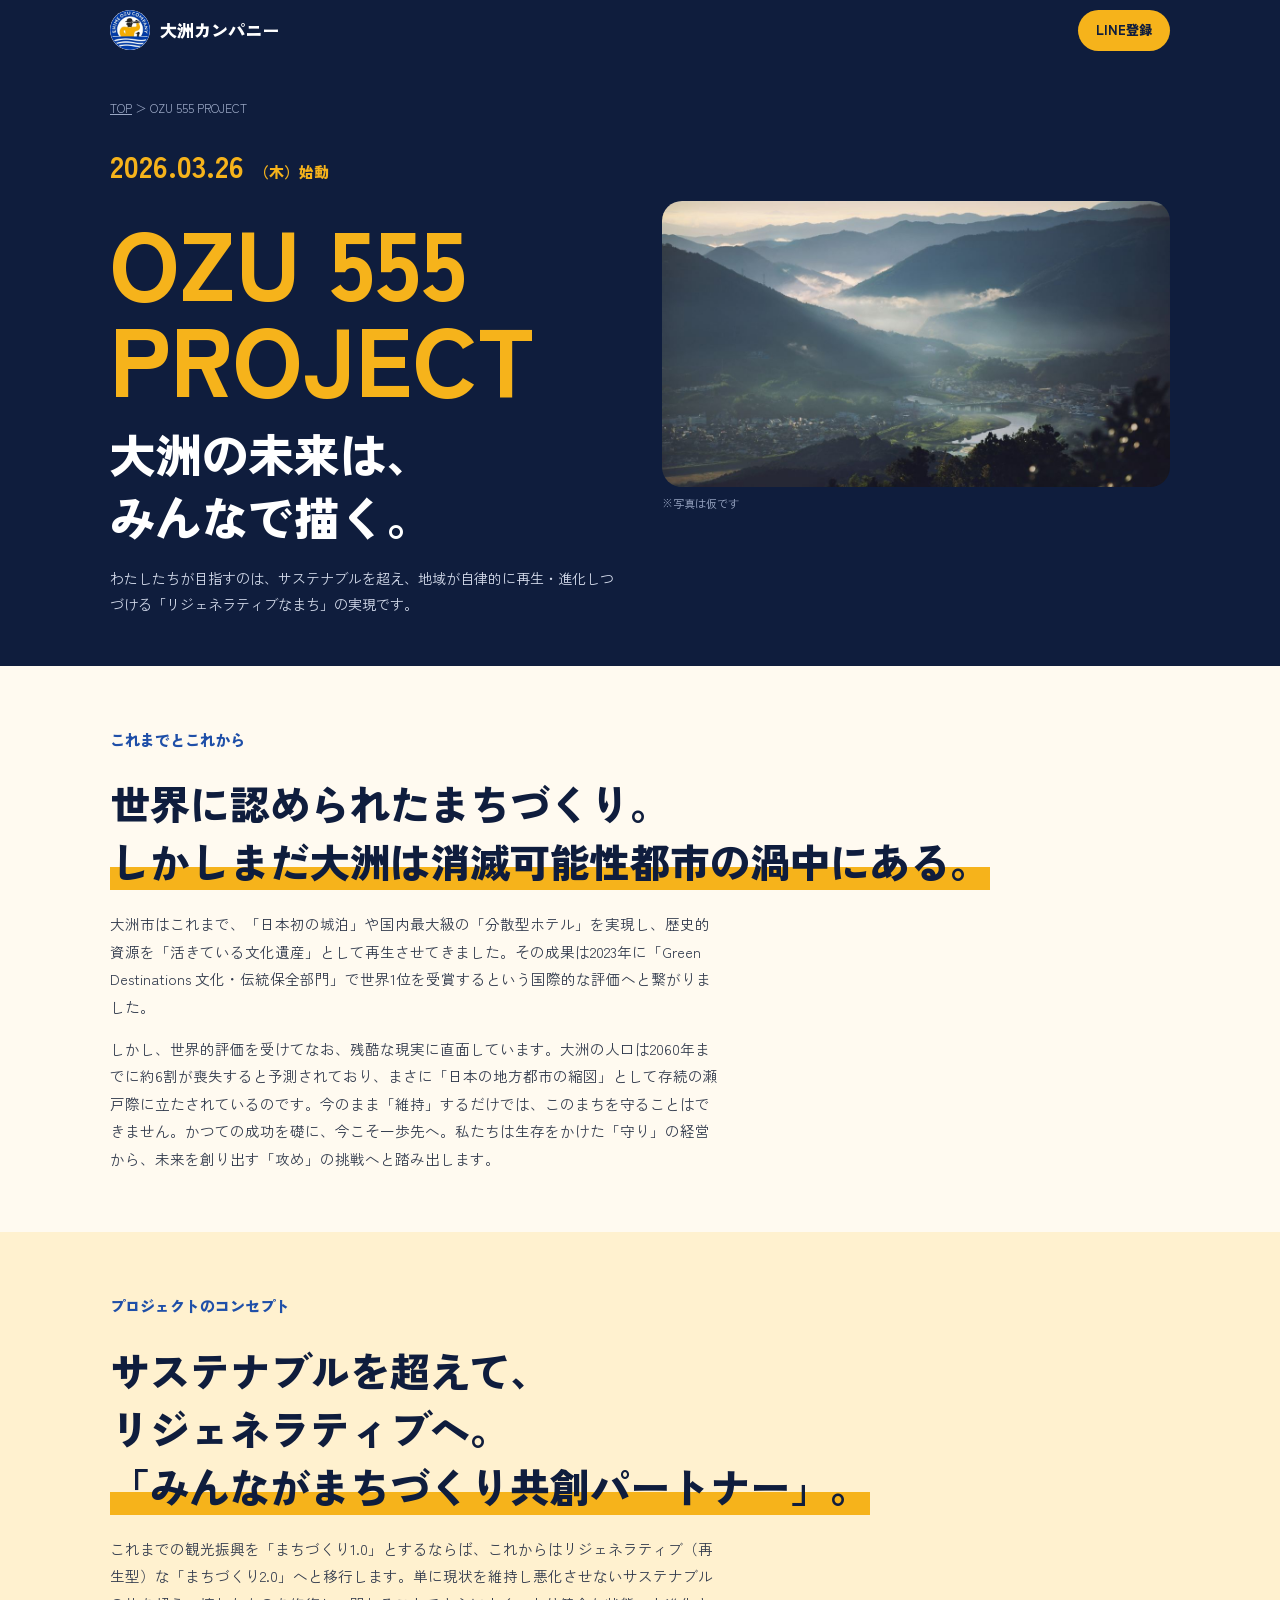
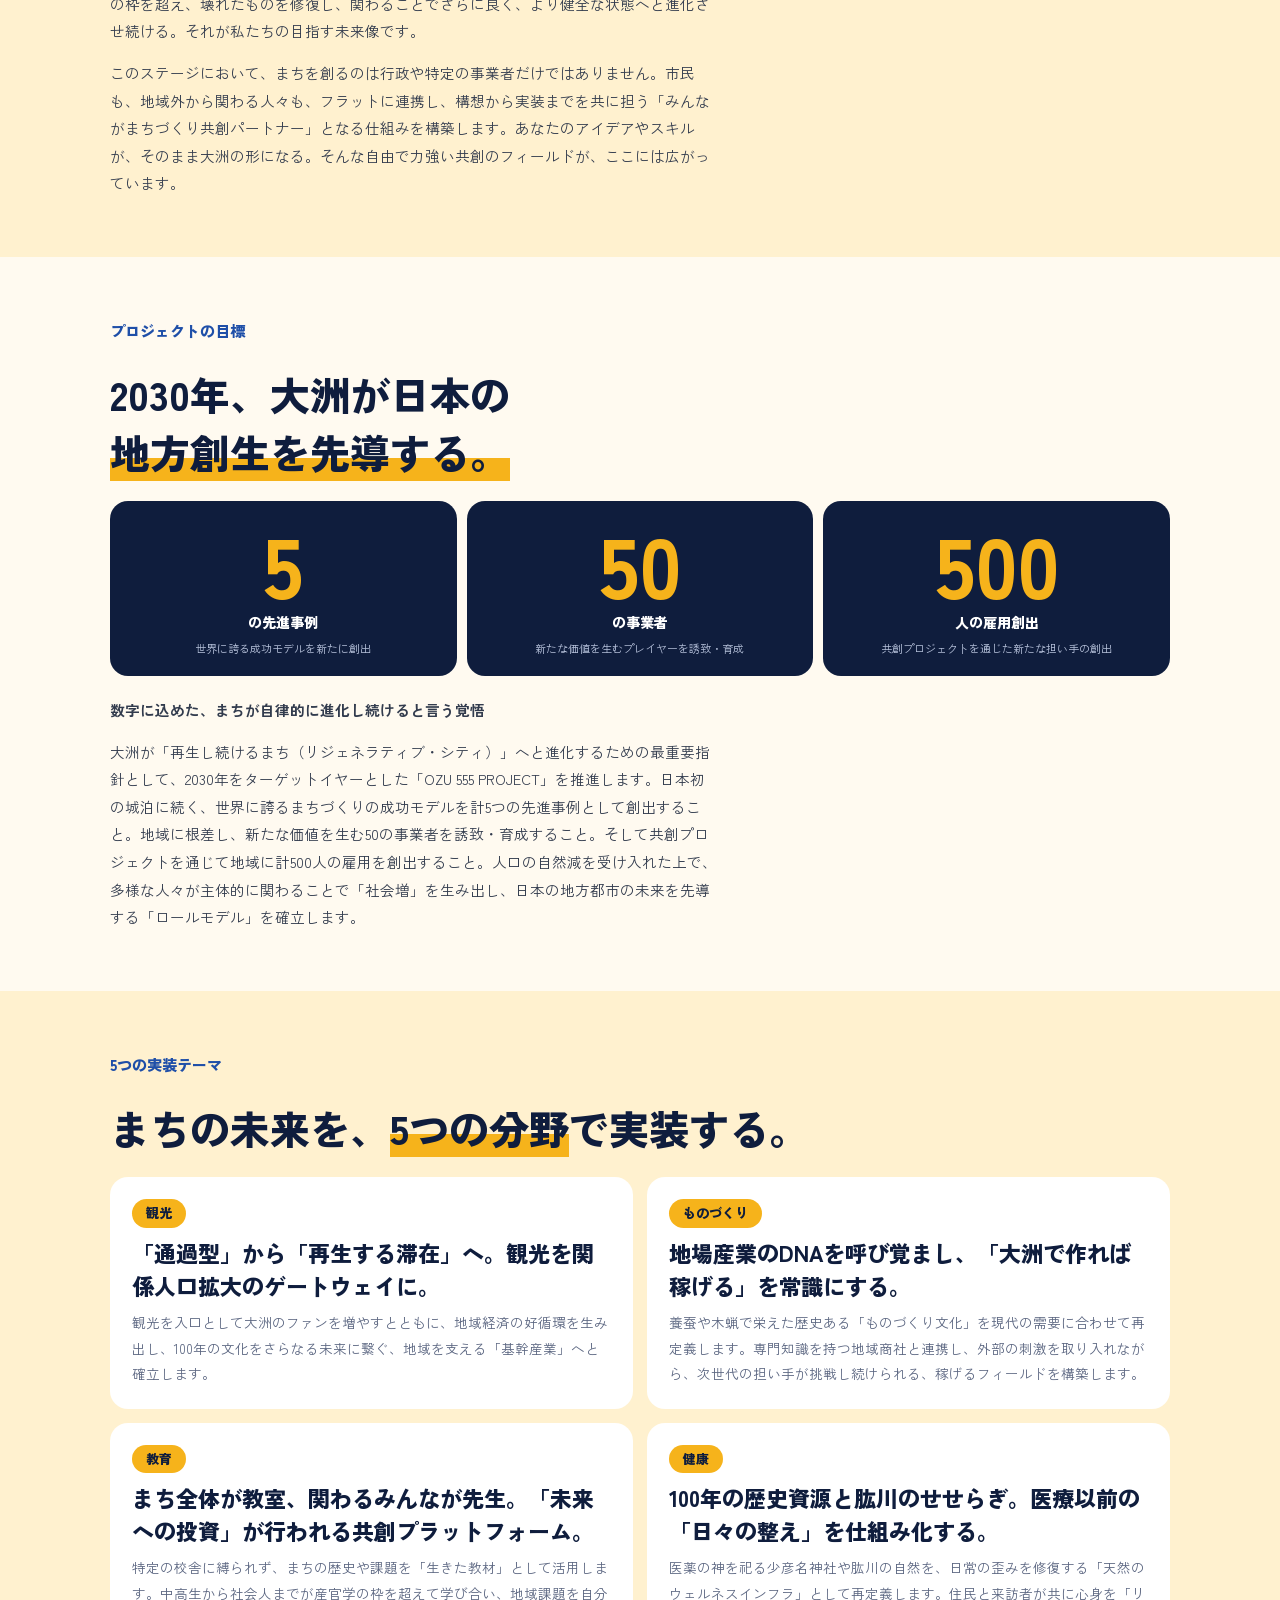
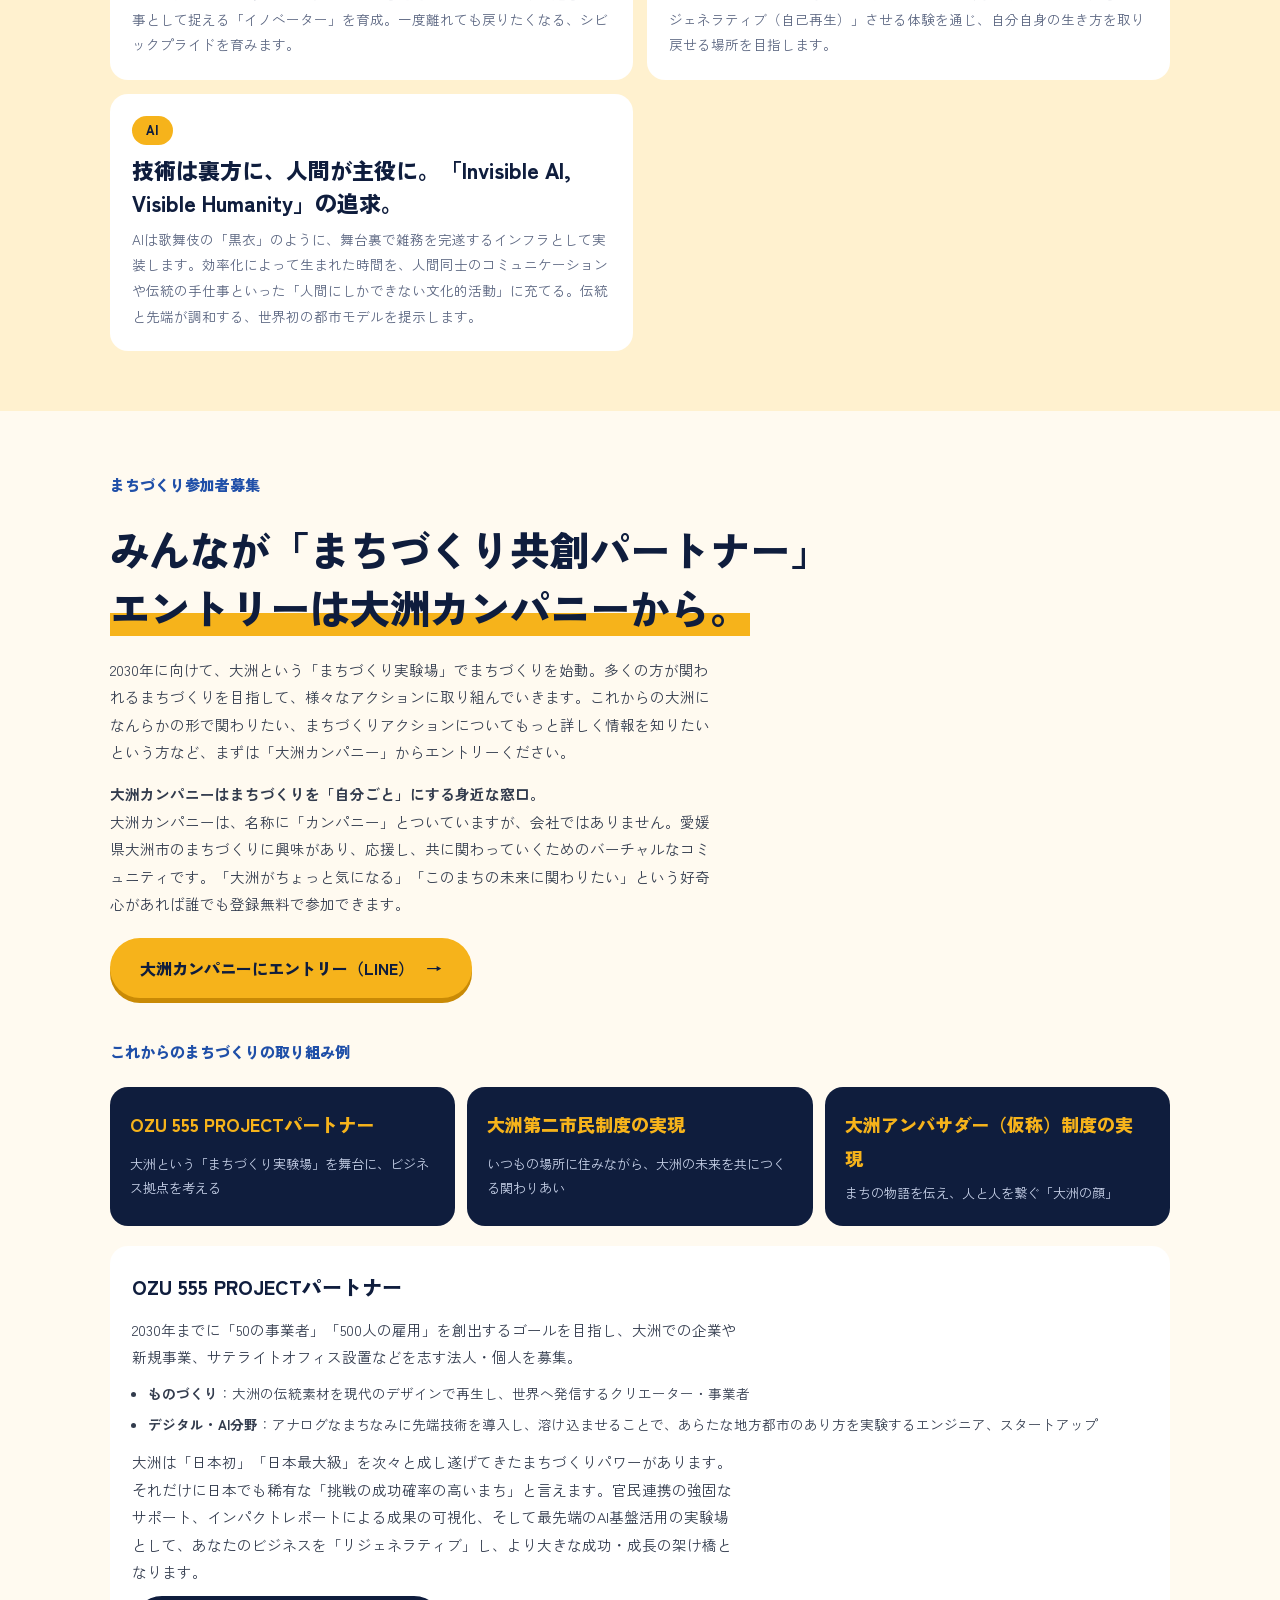
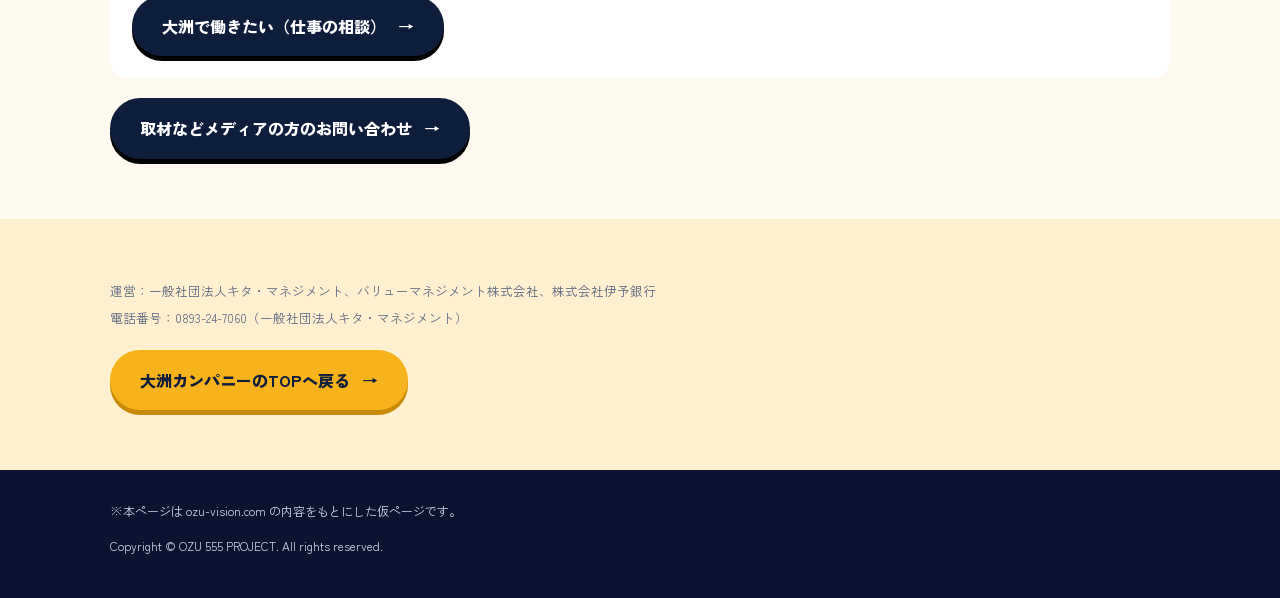
<file: ozu555.html>
<!doctype html>
<html lang="ja"><head><meta charset="utf-8"><meta name="viewport" content="width=device-width,initial-scale=1,viewport-fit=cover">
<title>OZU 555 PROJECT｜大洲カンパニー</title>
<link rel="stylesheet" href="https://fonts.googleapis.com/css2?family=Zen+Kaku+Gothic+Antique:wght@400;500;700;900&display=swap">
<style>
/* Layout: TOPと同じ紺×黄。紺のヒーロー → 物語 → 数字 → 5つのテーマ → 参加の入口。見出しは極太、本文は細く */
:root{--navy:#0f1d3d;--yellow:#f6b31b;--yellow-d:#c98a05;--cream:#fffaf0;--cream2:#fff1cf;--ink:#141a26;--muted:#5a6580;--blue:#1f4fa8;
  --font:"Zen Kaku Gothic Antique","Hiragino Sans","Yu Gothic",sans-serif;color-scheme:light}
*{box-sizing:border-box}
[hidden]{display:none!important}
body{margin:0;color:var(--ink);font-family:var(--font);font-size:15px;line-height:1.9;background:var(--cream)}
body *{margin:0}
.in{width:100%;max-width:1100px;margin:0 auto;padding-left:max(20px,env(safe-area-inset-left,0px));padding-right:max(20px,env(safe-area-inset-right,0px))}
img{max-width:100%}
a{color:inherit;text-decoration:none}
.hd{position:sticky;top:env(safe-area-inset-top,0px);z-index:10;background:var(--navy);color:#fff}
.hd .in{display:flex;align-items:center;justify-content:space-between;gap:12px;padding-block:10px}
.brand{display:flex;align-items:center;gap:10px;font-weight:900;font-size:17px}
.brand img{width:40px;background:#fff;border-radius:50%}
.pill{font-size:13px;font-weight:900;padding:8px 18px;border-radius:999px;background:var(--yellow);color:var(--navy)}
.crumb{font-size:12px;color:var(--muted)}
.crumb a{text-decoration:underline}

.hero{background:var(--navy);color:#fff}
.hero .in{padding-block:36px 48px;display:grid;gap:18px}
.hero .date{display:inline-flex;gap:10px;align-items:baseline;font-weight:900;color:var(--yellow);font-size:15px}
.hero .date b{font-size:clamp(22px,5vw,30px)}
.title{font-weight:900;color:var(--yellow);font-size:clamp(44px,11vw,96px);line-height:1;letter-spacing:.01em}
.hero h1{font-weight:900;font-size:clamp(26px,5.6vw,46px);line-height:1.35}
.hero img{width:100%;aspect-ratio:16/9;object-fit:cover;border-radius:20px;display:block}
.hero .lead{color:#d6dded;font-size:14px;max-width:40em}
.note{font-size:11px;color:#9aa7c4}

.sec .in{padding-block:60px;display:grid;gap:20px}
.sec.alt{background:var(--cream2)}
.kicker{font-weight:900;color:var(--blue);font-size:15px}
.h{font-weight:900;font-size:clamp(25px,5.2vw,40px);line-height:1.45;color:var(--navy);text-wrap:balance}
.hl{background:linear-gradient(transparent 60%,var(--yellow) 60%)}
.body{font-size:14.5px;color:#323b4d;max-width:42em;display:grid;gap:14px}
.nums{display:grid;grid-template-columns:repeat(3,1fr);gap:10px}
.num{background:var(--navy);color:#fff;border-radius:18px;padding:20px 10px;text-align:center;display:grid;gap:4px}
.num b{font-weight:900;font-size:clamp(46px,10vw,84px);line-height:1;color:var(--yellow)}
.num span{font-weight:900;font-size:14px}
.num small{font-size:11px;color:#b8c3dc;line-height:1.5}
.themes{display:grid;gap:14px}
.theme{background:#fff;border-radius:18px;padding:22px;display:grid;gap:8px}
.theme .tg{justify-self:start;font-weight:900;font-size:13px;background:var(--yellow);color:var(--navy);border-radius:999px;padding:2px 14px}
.theme h3{font-weight:900;font-size:clamp(18px,3.8vw,22px);line-height:1.5;color:var(--navy)}
.theme p{font-size:13.5px;color:var(--muted)}
.ex{display:grid;gap:12px}
.excard{background:var(--navy);color:#fff;border-radius:18px;padding:20px;display:grid;gap:6px}
.excard b{font-weight:900;font-size:18px;color:var(--yellow)}
.excard span{font-size:13px;color:#c9d3ea}
.partner{background:#fff;border-radius:18px;padding:22px;display:grid;gap:10px}
.partner h3{font-weight:900;font-size:20px;color:var(--navy)}
.partner ul{padding-left:1.2em;display:grid;gap:6px;font-size:13.5px;color:#323b4d}
.cta{display:inline-flex;align-items:center;gap:12px;justify-content:center;font-weight:900;font-size:16px;padding:15px 30px;border-radius:999px;background:var(--yellow);color:var(--navy);box-shadow:0 5px 0 var(--yellow-d)}
.cta::after{content:"→"}
.cta.navy{background:var(--navy);color:#fff;box-shadow:0 5px 0 #000}
.btns{display:flex;flex-wrap:wrap;gap:14px}
.org{font-size:12.5px;color:var(--muted);display:grid;gap:4px}
.foot{background:#0a1430;color:#cfd8ea;font-size:12px}
.foot .in{padding-block:30px 40px;display:grid;gap:12px}
.foot a{text-decoration:underline}
.dlg-bg{position:fixed;inset:0;z-index:60;background:rgba(15,29,61,.55);display:grid;place-items:center;padding:20px}
.dlg{background:#fff;border-radius:20px;max-width:420px;width:100%;padding:26px 24px 22px;display:grid;gap:16px}
.dlg .t{font-weight:900;font-size:18px;color:var(--navy);line-height:1.5}
.dlg .u{font-size:12px;color:var(--muted);word-break:break-all}
.dlg .bt{display:flex;gap:10px;justify-content:flex-end}
.dlg button,.dlg a{font:inherit;font-weight:900;font-size:14px;border:0;border-radius:999px;padding:10px 20px;cursor:pointer}
.dlg .no{background:#eef1f6;color:var(--navy)}.dlg .go{background:var(--yellow);color:var(--navy)}
.cta:focus-visible,.pill:focus-visible{outline:3px solid var(--blue);outline-offset:3px}
@media (min-width:760px){
  .hero .in{grid-template-columns:1fr 1fr;align-items:center;column-gap:44px}
  .hero .txt{display:grid;gap:18px}
  .themes{grid-template-columns:1fr 1fr}
  .ex{grid-template-columns:repeat(3,1fr)}
}
</style></head><body>

<header class="hd"><div class="in">
  <a class="brand" href="index.html"><img src="[data-uri]" alt="大洲カンパニーのロゴ">大洲カンパニー</a>
  <a class="pill" data-dest="LINE公式アカウント「大洲カンパニー」の友だち追加画面が開きます。" href="https://lin.ee/FRC9VkG">LINE登録</a>
</div></header>

<section class="hero"><div class="in">
  <div class="txt">
    <p class="crumb" style="color:#9aa7c4"><a href="index.html">TOP</a> ＞ OZU 555 PROJECT</p>
    <p class="date"><b>2026.03.26</b>（木）始動</p>
    <p class="title">OZU 555<br>PROJECT</p>
    <h1>大洲の未来は、<br>みんなで描く。</h1>
    <p class="lead">わたしたちが目指すのは、サステナブルを超え、地域が自律的に再生・進化しつづける「リジェネラティブなまち」の実現です。</p>
  </div>
  <div style="display:grid;gap:6px"><img src="[data-uri]" alt="朝霧に包まれる大洲の城下町と肱川"><p class="note">※写真は仮です</p></div>
</div></section>

<section class="sec"><div class="in">
  <p class="kicker">これまでとこれから</p>
  <h2 class="h">世界に認められたまちづくり。<br><span class="hl">しかしまだ大洲は消滅可能性都市の渦中にある。</span></h2>
  <div class="body">
    <p>大洲市はこれまで、「日本初の城泊」や国内最大級の「分散型ホテル」を実現し、歴史的資源を「活きている文化遺産」として再生させてきました。その成果は2023年に「Green Destinations 文化・伝統保全部門」で世界1位を受賞するという国際的な評価へと繋がりました。</p>
    <p>しかし、世界的評価を受けてなお、残酷な現実に直面しています。大洲の人口は2060年までに約6割が喪失すると予測されており、まさに「日本の地方都市の縮図」として存続の瀬戸際に立たされているのです。今のまま「維持」するだけでは、このまちを守ることはできません。かつての成功を礎に、今こそ一歩先へ。私たちは生存をかけた「守り」の経営から、未来を創り出す「攻め」の挑戦へと踏み出します。</p>
  </div>
</div></section>

<section class="sec alt"><div class="in">
  <p class="kicker">プロジェクトのコンセプト</p>
  <h2 class="h">サステナブルを超えて、<br>リジェネラティブへ。<br><span class="hl">「みんながまちづくり共創パートナー」。</span></h2>
  <div class="body">
    <p>これまでの観光振興を「まちづくり1.0」とするならば、これからはリジェネラティブ（再生型）な「まちづくり2.0」へと移行します。単に現状を維持し悪化させないサステナブルの枠を超え、壊れたものを修復し、関わることでさらに良く、より健全な状態へと進化させ続ける。それが私たちの目指す未来像です。</p>
    <p>このステージにおいて、まちを創るのは行政や特定の事業者だけではありません。市民も、地域外から関わる人々も、フラットに連携し、構想から実装までを共に担う「みんながまちづくり共創パートナー」となる仕組みを構築します。あなたのアイデアやスキルが、そのまま大洲の形になる。そんな自由で力強い共創のフィールドが、ここには広がっています。</p>
  </div>
</div></section>

<section class="sec"><div class="in">
  <p class="kicker">プロジェクトの目標</p>
  <h2 class="h">2030年、大洲が日本の<br><span class="hl">地方創生を先導する。</span></h2>
  <div class="nums">
    <div class="num"><b>5</b><span>の先進事例</span><small>世界に誇る成功モデルを新たに創出</small></div>
    <div class="num"><b>50</b><span>の事業者</span><small>新たな価値を生むプレイヤーを誘致・育成</small></div>
    <div class="num"><b>500</b><span>人の雇用創出</span><small>共創プロジェクトを通じた新たな担い手の創出</small></div>
  </div>
  <div class="body">
    <p><b>数字に込めた、まちが自律的に進化し続けると言う覚悟</b></p>
    <p>大洲が「再生し続けるまち（リジェネラティブ・シティ）」へと進化するための最重要指針として、2030年をターゲットイヤーとした「OZU 555 PROJECT」を推進します。日本初の城泊に続く、世界に誇るまちづくりの成功モデルを計5つの先進事例として創出すること。地域に根差し、新たな価値を生む50の事業者を誘致・育成すること。そして共創プロジェクトを通じて地域に計500人の雇用を創出すること。人口の自然減を受け入れた上で、多様な人々が主体的に関わることで「社会増」を生み出し、日本の地方都市の未来を先導する「ロールモデル」を確立します。</p>
  </div>
</div></section>

<section class="sec alt"><div class="in">
  <p class="kicker">5つの実装テーマ</p>
  <h2 class="h">まちの未来を、<span class="hl">5つの分野</span>で実装する。</h2>
  <div class="themes">
    <div class="theme"><span class="tg">観光</span><h3>「通過型」から「再生する滞在」へ。観光を関係人口拡大のゲートウェイに。</h3><p>観光を入口として大洲のファンを増やすとともに、地域経済の好循環を生み出し、100年の文化をさらなる未来に繋ぐ、地域を支える「基幹産業」へと確立します。</p></div>
    <div class="theme"><span class="tg">ものづくり</span><h3>地場産業のDNAを呼び覚まし、「大洲で作れば稼げる」を常識にする。</h3><p>養蚕や木蝋で栄えた歴史ある「ものづくり文化」を現代の需要に合わせて再定義します。専門知識を持つ地域商社と連携し、外部の刺激を取り入れながら、次世代の担い手が挑戦し続けられる、稼げるフィールドを構築します。</p></div>
    <div class="theme"><span class="tg">教育</span><h3>まち全体が教室、関わるみんなが先生。「未来への投資」が行われる共創プラットフォーム。</h3><p>特定の校舎に縛られず、まちの歴史や課題を「生きた教材」として活用します。中高生から社会人までが産官学の枠を超えて学び合い、地域課題を自分事として捉える「イノベーター」を育成。一度離れても戻りたくなる、シビックプライドを育みます。</p></div>
    <div class="theme"><span class="tg">健康</span><h3>100年の歴史資源と肱川のせせらぎ。医療以前の「日々の整え」を仕組み化する。</h3><p>医薬の神を祀る少彦名神社や肱川の自然を、日常の歪みを修復する「天然のウェルネスインフラ」として再定義します。住民と来訪者が共に心身を「リジェネラティブ（自己再生）」させる体験を通じ、自分自身の生き方を取り戻せる場所を目指します。</p></div>
    <div class="theme"><span class="tg">AI</span><h3>技術は裏方に、人間が主役に。「Invisible AI, Visible Humanity」の追求。</h3><p>AIは歌舞伎の「黒衣」のように、舞台裏で雑務を完遂するインフラとして実装します。効率化によって生まれた時間を、人間同士のコミュニケーションや伝統の手仕事といった「人間にしかできない文化的活動」に充てる。伝統と先端が調和する、世界初の都市モデルを提示します。</p></div>
  </div>
</div></section>

<section class="sec"><div class="in">
  <p class="kicker">まちづくり参加者募集</p>
  <h2 class="h">みんなが「まちづくり共創パートナー」<br><span class="hl">エントリーは大洲カンパニーから。</span></h2>
  <div class="body">
    <p>2030年に向けて、大洲という「まちづくり実験場」でまちづくりを始動。多くの方が関われるまちづくりを目指して、様々なアクションに取り組んでいきます。これからの大洲になんらかの形で関わりたい、まちづくりアクションについてもっと詳しく情報を知りたいという方など、まずは「大洲カンパニー」からエントリーください。</p>
    <p><b>大洲カンパニーはまちづくりを「自分ごと」にする身近な窓口。</b><br>大洲カンパニーは、名称に「カンパニー」とついていますが、会社ではありません。愛媛県大洲市のまちづくりに興味があり、応援し、共に関わっていくためのバーチャルなコミュニティです。「大洲がちょっと気になる」「このまちの未来に関わりたい」という好奇心があれば誰でも登録無料で参加できます。</p>
  </div>
  <div class="btns"><a class="cta" data-dest="LINE公式アカウント「大洲カンパニー」の友だち追加画面が開きます。" href="https://lin.ee/FRC9VkG">大洲カンパニーにエントリー（LINE）</a></div>

  <p class="kicker" style="margin-top:20px">これからのまちづくりの取り組み例</p>
  <div class="ex">
    <div class="excard"><b>OZU 555 PROJECTパートナー</b><span>大洲という「まちづくり実験場」を舞台に、ビジネス拠点を考える</span></div>
    <div class="excard"><b>大洲第二市民制度の実現</b><span>いつもの場所に住みながら、大洲の未来を共につくる関わりあい</span></div>
    <div class="excard"><b>大洲アンバサダー（仮称）制度の実現</b><span>まちの物語を伝え、人と人を繋ぐ「大洲の顔」</span></div>
  </div>
  <div class="partner">
    <h3>OZU 555 PROJECTパートナー</h3>
    <p class="body">2030年までに「50の事業者」「500人の雇用」を創出するゴールを目指し、大洲での企業や新規事業、サテライトオフィス設置などを志す法人・個人を募集。</p>
    <ul>
      <li><b>ものづくり</b>：大洲の伝統素材を現代のデザインで再生し、世界へ発信するクリエーター・事業者</li>
      <li><b>デジタル・AI分野</b>：アナログなまちなみに先端技術を導入し、溶け込ませることで、あらたな地方都市のあり方を実験するエンジニア、スタートアップ</li>
    </ul>
    <p class="body">大洲は「日本初」「日本最大級」を次々と成し遂げてきたまちづくりパワーがあります。それだけに日本でも稀有な「挑戦の成功確率の高いまち」と言えます。官民連携の強固なサポート、インパクトレポートによる成果の可視化、そして最先端のAI基盤活用の実験場として、あなたのビジネスを「リジェネラティブ」し、より大きな成功・成長の架け橋となります。</p>
    <div class="btns"><a class="cta navy" data-dest="Googleフォーム「大洲で働きたい（仕事の相談）」が開きます。" href="https://forms.gle/doNvuMsXBFiUQsbc7">大洲で働きたい（仕事の相談）</a></div>
  </div>
  <div class="btns"><a class="cta navy" data-dest="キタ・マネジメントのメディア向けお問い合わせページが開きます。" href="https://kita-m.com/media/pr/">取材などメディアの方のお問い合わせ</a></div>
</div></section>

<section class="sec alt"><div class="in">
  <div class="org">
    <p>運営：一般社団法人キタ・マネジメント、バリューマネジメント株式会社、株式会社伊予銀行</p>
    <p>電話番号：0893-24-7060（一般社団法人キタ・マネジメント）</p>
  </div>
  <a class="cta" href="index.html" style="justify-self:start">大洲カンパニーのTOPへ戻る</a>
</div></section>

<footer class="foot"><div class="in"><span>※本ページは ozu-vision.com の内容をもとにした仮ページです。</span><span>Copyright © OZU 555 PROJECT. All rights reserved.</span></div></footer>

<div class="dlg-bg" id="dlg" hidden role="dialog" aria-modal="true" aria-labelledby="dlgt"><div class="dlg"><p class="t" id="dlgt"></p><p class="u" id="dlgu"></p><div class="bt"><button type="button" class="no" id="dlgno">とじる</button><a class="go" id="dlggo" target="_blank" rel="noopener">開く →</a></div></div></div>
<script>
(function(){
  const dlg=document.getElementById('dlg'), go=document.getElementById('dlggo');
  document.addEventListener('click',e=>{const a=e.target.closest('a[data-dest]'); if(!a) return; e.preventDefault();
    document.getElementById('dlgt').textContent=a.dataset.dest; document.getElementById('dlgu').textContent=a.href;
    go.href=a.href; dlg.hidden=false; go.focus();});
  const close=()=>dlg.hidden=true;
  document.getElementById('dlgno').addEventListener('click',close); go.addEventListener('click',()=>setTimeout(close,50));
  dlg.addEventListener('click',e=>{if(e.target===dlg) close();}); addEventListener('keydown',e=>{if(e.key==='Escape') close();});
})();
</script>
</body></html>
</file>
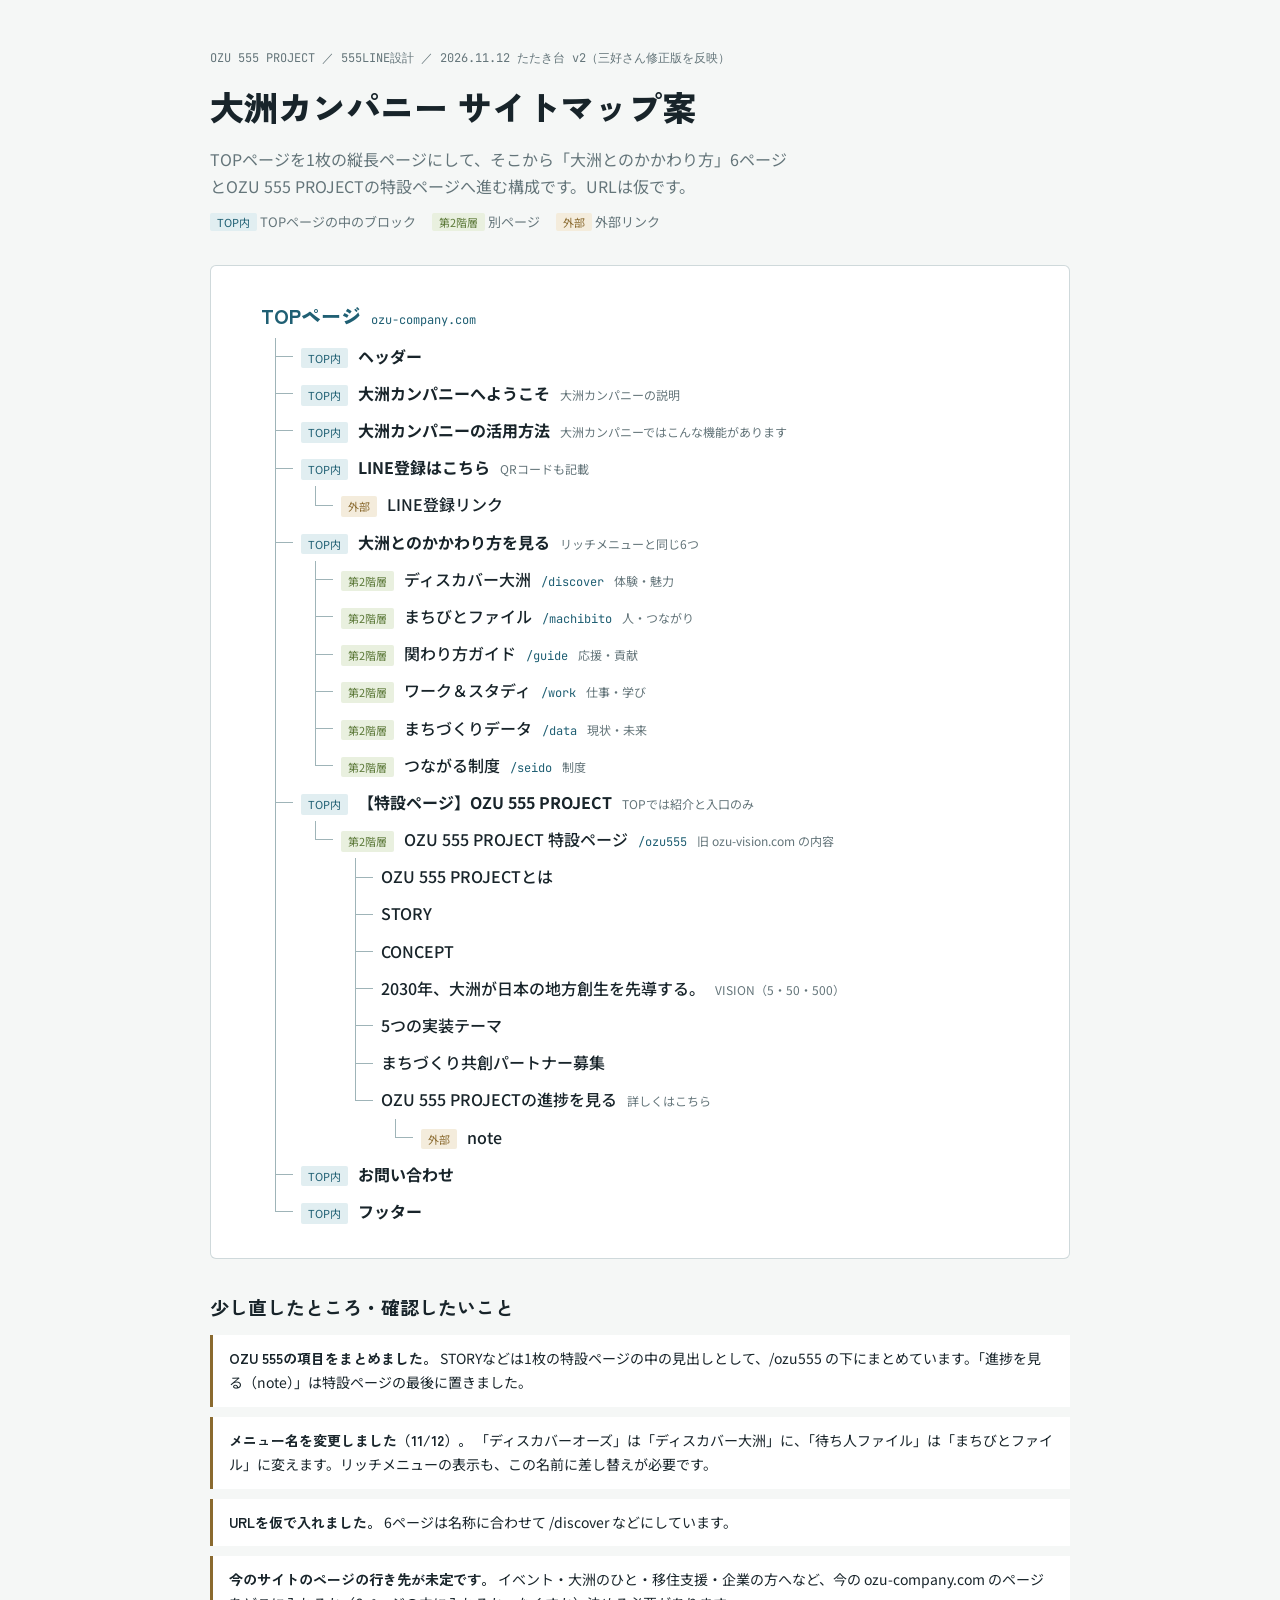
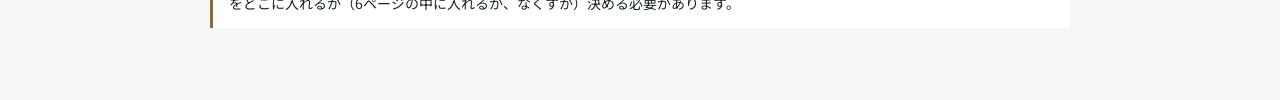
<file: sitemap.html>
<!doctype html>
<html lang="ja"><head><meta charset="utf-8"><meta name="viewport" content="width=device-width,initial-scale=1,viewport-fit=cover">
<title>大洲カンパニー サイトマップ案</title>
<meta name="claude:viewport-fit-sides" content="cover">
<link rel="stylesheet" href="https://fonts.googleapis.com/css2?family=Zen+Kaku+Gothic+New:wght@700;900&family=Noto+Sans+JP:wght@400;500;700&family=JetBrains+Mono:wght@400&display=swap">
<style>
/* Layout: 1カラムの罫線ツリー＋確認事項 */
:root{
  --bg:#f5f7f6; --surface:#ffffff; --ink:#18242a; --muted:#64757a; --line:#9fb4b8;
  --river:#1f5f73; --river-soft:#e1eef1; --ext:#8a6a2f; --ext-soft:#f4ecdc; --page:#5d7a3a; --page-soft:#e9f0df;
  --display:"Zen Kaku Gothic New","Hiragino Sans","Yu Gothic",sans-serif;
  --body:"Noto Sans JP","Hiragino Sans","Yu Gothic",sans-serif;
  --mono:"JetBrains Mono",ui-monospace,Consolas,monospace;
}
@media (prefers-color-scheme: dark){:root:not([data-theme="light"]){
  color-scheme:dark; --bg:#111819; --surface:#182224; --ink:#e4ecec; --muted:#9aaaad; --line:#3e5559;
  --river:#7cc3d6; --river-soft:#1a3238; --ext:#d9b26a; --ext-soft:#2f2718; --page:#a9c97f; --page-soft:#232e1b;}}
:root[data-theme="dark"]{
  color-scheme:dark; --bg:#111819; --surface:#182224; --ink:#e4ecec; --muted:#9aaaad; --line:#3e5559;
  --river:#7cc3d6; --river-soft:#1a3238; --ext:#d9b26a; --ext-soft:#2f2718; --page:#a9c97f; --page-soft:#232e1b;}
*{box-sizing:border-box}
body{background:var(--bg);color:var(--ink);font-family:var(--body);line-height:1.7;
  padding-left:max(16px,env(safe-area-inset-left,0px));padding-right:max(16px,env(safe-area-inset-right,0px));padding-block:40px 64px}
.wrap{max-width:860px;margin:0 auto;display:grid;gap:32px}
h1,h2{font-family:var(--display);margin:0;text-wrap:balance}
h1{font-weight:900;font-size:clamp(26px,4vw,34px)}
h2{font-size:19px}
.meta{font-family:var(--mono);font-size:12px;color:var(--muted);margin:0}
.lead{color:var(--muted);margin:0;max-width:65ch}
.card{background:var(--surface);border:1px solid color-mix(in srgb,var(--line) 50%,transparent);border-radius:6px;padding:28px 24px;overflow-x:auto}

ul.tree,ul.tree ul{list-style:none;margin:0;padding:0}
ul.tree ul{margin-left:14px}
ul.tree li{position:relative;padding-left:26px}
ul.tree ul>li::before{content:"";position:absolute;left:0;top:0;bottom:0;border-left:1.5px solid var(--line)}
ul.tree ul>li:last-child::before{bottom:auto;height:1.15em}
ul.tree ul>li::after{content:"";position:absolute;left:0;top:1.15em;width:18px;border-top:1.5px solid var(--line)}
.n{display:inline-flex;flex-wrap:wrap;align-items:baseline;gap:4px 10px;padding:5px 0}
.name{font-weight:500}
.url{font-family:var(--mono);font-size:12px;color:var(--river)}
.note{font-size:12px;color:var(--muted)}
.top>.n .name{font-family:var(--display);font-size:20px;font-weight:900;color:var(--river)}
.sec>.n .name{font-weight:700}
.tag{font-size:11px;padding:1px 7px;border-radius:2px;white-space:nowrap}
.t-sec{background:var(--river-soft);color:var(--river)}
.t-page{background:var(--page-soft);color:var(--page)}
.t-ext{background:var(--ext-soft);color:var(--ext)}
.legend{display:flex;flex-wrap:wrap;gap:16px;font-size:13px;color:var(--muted)}

.issues{display:grid;gap:10px}
.issue{background:var(--surface);border-left:3px solid var(--ext);padding:12px 16px;font-size:14px}
.issue b{font-family:var(--display)}
</style>

<div class="wrap">
  <header style="display:grid;gap:10px">
    <p class="meta">OZU 555 PROJECT ／ 555LINE設計 ／ 2026.11.12 たたき台 v2（三好さん修正版を反映）</p>
    <h1>大洲カンパニー サイトマップ案</h1>
    <p class="lead">TOPページを1枚の縦長ページにして、そこから「大洲とのかかわり方」6ページとOZU 555 PROJECTの特設ページへ進む構成です。URLは仮です。</p>
    <div class="legend">
      <span><span class="tag t-sec">TOP内</span> TOPページの中のブロック</span>
      <span><span class="tag t-page">第2階層</span> 別ページ</span>
      <span><span class="tag t-ext">外部</span> 外部リンク</span>
    </div>
  </header>

  <div class="card">
    <ul class="tree">
      <li class="top"><span class="n"><span class="name">TOPページ</span><span class="url">ozu-company.com</span></span>
        <ul>
          <li class="sec"><span class="n"><span class="tag t-sec">TOP内</span><span class="name">ヘッダー</span></span></li>
          <li class="sec"><span class="n"><span class="tag t-sec">TOP内</span><span class="name">大洲カンパニーへようこそ</span><span class="note">大洲カンパニーの説明</span></span></li>
          <li class="sec"><span class="n"><span class="tag t-sec">TOP内</span><span class="name">大洲カンパニーの活用方法</span><span class="note">大洲カンパニーではこんな機能があります</span></span></li>
          <li class="sec"><span class="n"><span class="tag t-sec">TOP内</span><span class="name">LINE登録はこちら</span><span class="note">QRコードも記載</span></span>
            <ul><li><span class="n"><span class="tag t-ext">外部</span><span class="name">LINE登録リンク</span></span></li></ul>
          </li>
          <li class="sec"><span class="n"><span class="tag t-sec">TOP内</span><span class="name">大洲とのかかわり方を見る</span><span class="note">リッチメニューと同じ6つ</span></span>
            <ul>
              <li><span class="n"><span class="tag t-page">第2階層</span><span class="name">ディスカバー大洲</span><span class="url">/discover</span><span class="note">体験・魅力</span></span></li>
              <li><span class="n"><span class="tag t-page">第2階層</span><span class="name">まちびとファイル</span><span class="url">/machibito</span><span class="note">人・つながり</span></span></li>
              <li><span class="n"><span class="tag t-page">第2階層</span><span class="name">関わり方ガイド</span><span class="url">/guide</span><span class="note">応援・貢献</span></span></li>
              <li><span class="n"><span class="tag t-page">第2階層</span><span class="name">ワーク＆スタディ</span><span class="url">/work</span><span class="note">仕事・学び</span></span></li>
              <li><span class="n"><span class="tag t-page">第2階層</span><span class="name">まちづくりデータ</span><span class="url">/data</span><span class="note">現状・未来</span></span></li>
              <li><span class="n"><span class="tag t-page">第2階層</span><span class="name">つながる制度</span><span class="url">/seido</span><span class="note">制度</span></span></li>
            </ul>
          </li>
          <li class="sec"><span class="n"><span class="tag t-sec">TOP内</span><span class="name">【特設ページ】OZU 555 PROJECT</span><span class="note">TOPでは紹介と入口のみ</span></span>
            <ul>
              <li><span class="n"><span class="tag t-page">第2階層</span><span class="name">OZU 555 PROJECT 特設ページ</span><span class="url">/ozu555</span><span class="note">旧 ozu-vision.com の内容</span></span>
                <ul>
                  <li><span class="n"><span class="name">OZU 555 PROJECTとは</span></span></li>
                  <li><span class="n"><span class="name">STORY</span></span></li>
                  <li><span class="n"><span class="name">CONCEPT</span></span></li>
                  <li><span class="n"><span class="name">2030年、大洲が日本の地方創生を先導する。</span><span class="note">VISION（5・50・500）</span></span></li>
                  <li><span class="n"><span class="name">5つの実装テーマ</span></span></li>
                  <li><span class="n"><span class="name">まちづくり共創パートナー募集</span></span></li>
                  <li><span class="n"><span class="name">OZU 555 PROJECTの進捗を見る</span><span class="note">詳しくはこちら</span></span>
                    <ul><li><span class="n"><span class="tag t-ext">外部</span><span class="name">note</span></span></li></ul>
                  </li>
                </ul>
              </li>
            </ul>
          </li>
          <li class="sec"><span class="n"><span class="tag t-sec">TOP内</span><span class="name">お問い合わせ</span></span></li>
          <li class="sec"><span class="n"><span class="tag t-sec">TOP内</span><span class="name">フッター</span></span></li>
        </ul>
      </li>
    </ul>
  </div>

  <section style="display:grid;gap:12px">
    <h2>少し直したところ・確認したいこと</h2>
    <div class="issues">
      <div class="issue"><b>OZU 555の項目をまとめました。</b> STORYなどは1枚の特設ページの中の見出しとして、/ozu555 の下にまとめています。「進捗を見る（note）」は特設ページの最後に置きました。</div>
      <div class="issue"><b>メニュー名を変更しました（11/12）。</b> 「ディスカバーオーズ」は「ディスカバー大洲」に、「待ち人ファイル」は「まちびとファイル」に変えます。リッチメニューの表示も、この名前に差し替えが必要です。</div>
      <div class="issue"><b>URLを仮で入れました。</b> 6ページは名称に合わせて /discover などにしています。</div>
      <div class="issue"><b>今のサイトのページの行き先が未定です。</b> イベント・大洲のひと・移住支援・企業の方へなど、今の ozu-company.com のページをどこに入れるか（6ページの中に入れるか、なくすか）決める必要があります。</div>
    </div>
  </section>
</div>

</html>
</file>
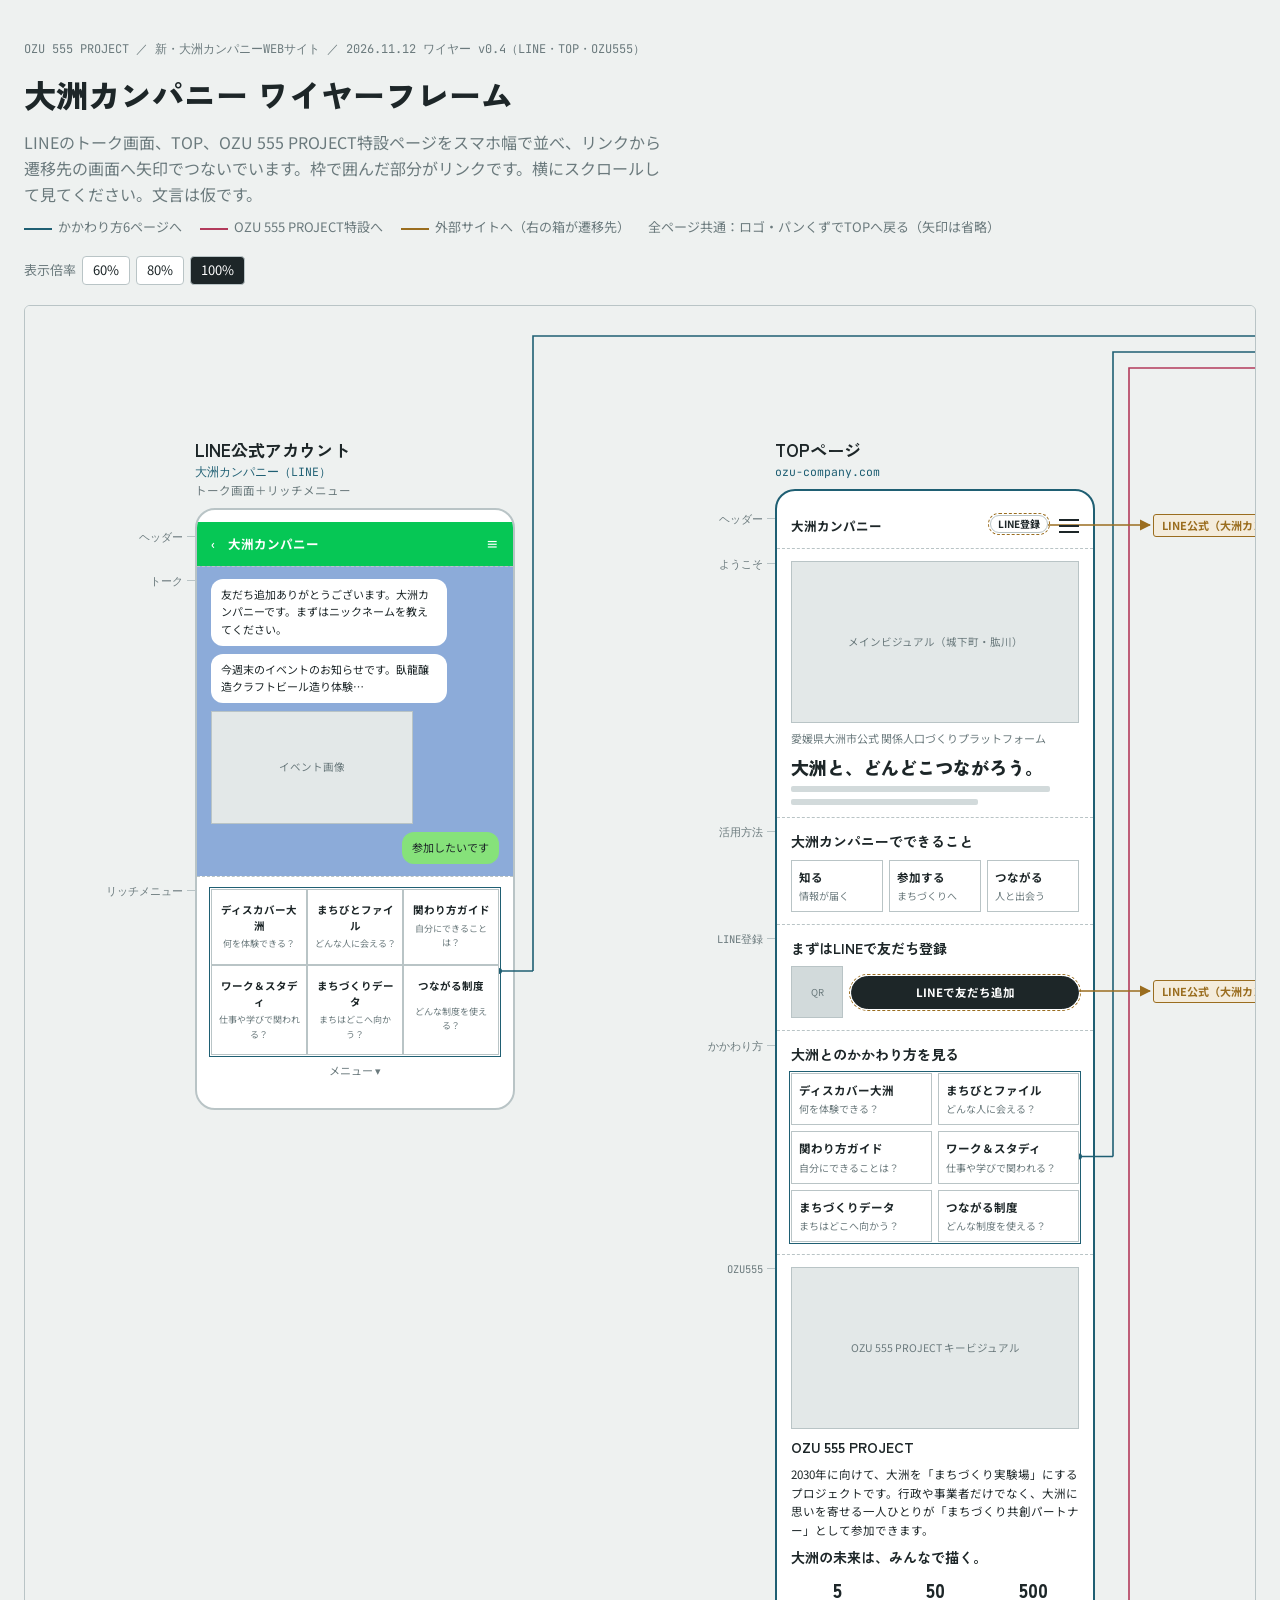
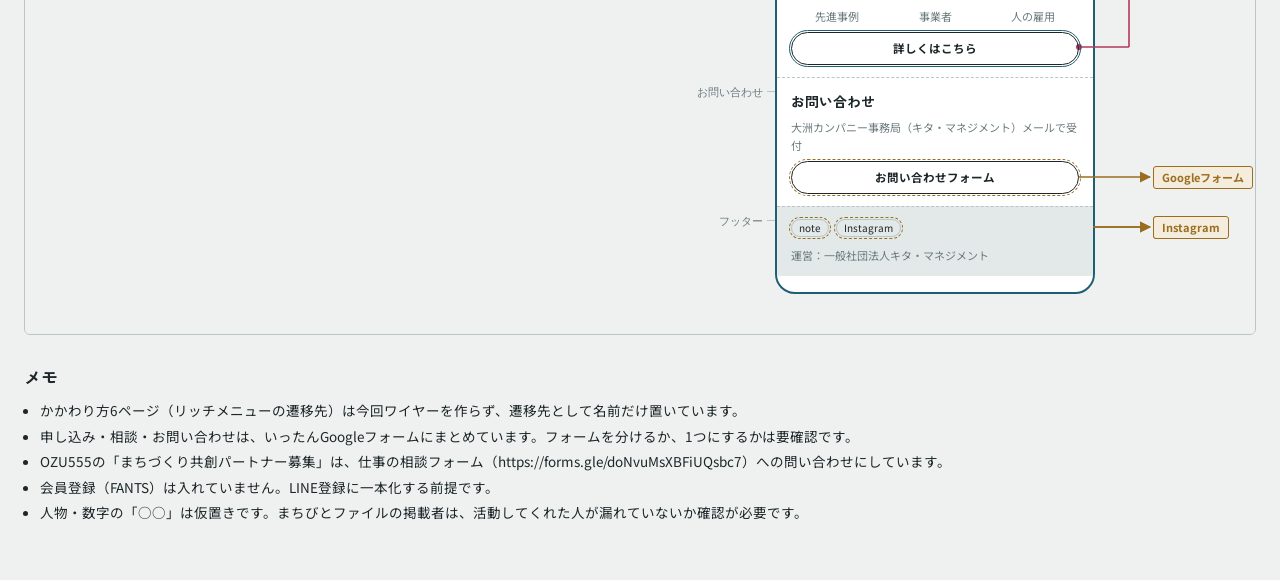
<file: wireframe.html>
<!doctype html>
<html lang="ja"><head><meta charset="utf-8"><meta name="viewport" content="width=device-width,initial-scale=1,viewport-fit=cover">
<title>大洲カンパニー ワイヤーフレーム</title>
<meta name="claude:viewport-fit-sides" content="cover">
<link rel="stylesheet" href="https://fonts.googleapis.com/css2?family=Zen+Kaku+Gothic+New:wght@700;900&family=Noto+Sans+JP:wght@400;500;700&family=JetBrains+Mono:wght@400&display=swap">
<style>
/* Layout: 横スクロールのキャンバスにスマホ画面を1列に並べ、画面の上の空き（レーン）を通る矢印でリンク元→遷移先をつなぐ */
:root{
  --bg:#eef1f0; --paper:#ffffff; --ink:#1d2628; --muted:#6b7a7d; --wire:#b9c4c6; --fill:#e3e8e8; --fill2:#d2dadb;
  --note:#1f5f73; --note-soft:#e1eef1; --link2:#b23a5b; --ext:#9a6d1f; --ext-soft:#f4ecdc;
  --display:"Zen Kaku Gothic New","Hiragino Sans","Yu Gothic",sans-serif;
  --body:"Noto Sans JP","Hiragino Sans","Yu Gothic",sans-serif;
  --mono:"JetBrains Mono",ui-monospace,Consolas,monospace;
}
@media (prefers-color-scheme: dark){:root:not([data-theme="light"]){
  color-scheme:dark; --bg:#121819; --paper:#1a2224; --ink:#e3eaea; --muted:#98a7aa; --wire:#3f4f52; --fill:#243032; --fill2:#2e3c3f;
  --note:#7cc3d6; --note-soft:#1a3238; --link2:#f08aa6; --ext:#d9b26a; --ext-soft:#2f2718;}}
:root[data-theme="dark"]{
  color-scheme:dark; --bg:#121819; --paper:#1a2224; --ink:#e3eaea; --muted:#98a7aa; --wire:#3f4f52; --fill:#243032; --fill2:#2e3c3f;
  --note:#7cc3d6; --note-soft:#1a3238; --link2:#f08aa6; --ext:#d9b26a; --ext-soft:#2f2718;}
*{box-sizing:border-box}
body{background:var(--bg);color:var(--ink);font-family:var(--body);line-height:1.6;
  padding-left:max(16px,env(safe-area-inset-left,0px));padding-right:max(16px,env(safe-area-inset-right,0px));padding-block:32px 48px}
h1,h2,h3{font-family:var(--display);margin:0;text-wrap:balance}
h1{font-size:clamp(24px,3.5vw,32px);font-weight:900}
h2{font-size:17px}
.meta{font-family:var(--mono);font-size:12px;color:var(--muted);margin:0}
.lead{color:var(--muted);margin:0;max-width:72ch}
.top{max-width:1100px;display:grid;gap:10px;margin-bottom:20px}
.legend{display:flex;flex-wrap:wrap;gap:18px;font-size:13px;color:var(--muted);align-items:center}
.sw{display:inline-block;width:28px;height:0;border-top:2px solid var(--note);vertical-align:middle;margin-right:6px}
.sw.ext{border-top:2px solid var(--ext)}
.tools{display:flex;gap:6px;align-items:center;font-size:13px}
.tools button{font:inherit;border:1px solid var(--wire);background:var(--paper);color:var(--ink);padding:3px 10px;border-radius:4px;cursor:pointer}
.tools button[aria-pressed="true"]{background:var(--ink);color:var(--paper)}
.tools button:focus-visible{outline:2px solid var(--note);outline-offset:2px}

.viewport{overflow:auto;border:1px solid var(--wire);border-radius:6px;background:var(--bg)}
.scaler{transform-origin:0 0}
.canvas{position:relative;display:flex;gap:260px;align-items:flex-start;padding:130px 260px 40px 170px;width:max-content}
svg.links{position:absolute;inset:0;pointer-events:none;overflow:visible}

.screen{width:320px;display:grid;gap:8px;flex:none}
.screen-head{display:grid;gap:0}
.screen-head .url{font-family:var(--mono);font-size:11.5px;color:var(--note)}
.screen-head .sub{font-size:11.5px;color:var(--muted)}
.phone{background:var(--paper);border:2px solid var(--wire);border-radius:20px;padding:12px 0 16px;overflow:hidden}
.screen.hub .phone{border-color:var(--note)}
.blk{position:relative;padding:12px 14px;border-top:1px dashed var(--wire);display:grid;gap:7px;font-size:12px}
.blk:first-child{border-top:none}
.lbl{display:none}
.xbox{position:absolute;font-size:11px;font-weight:700;color:var(--ext);background:var(--ext-soft);border:1px solid var(--ext);border-radius:3px;padding:2px 8px;white-space:nowrap;pointer-events:none}
.anno{position:absolute;width:120px;text-align:right;font-family:var(--mono);font-size:10.5px;line-height:1.35;color:var(--muted);pointer-events:none}
.anno::after{content:"";position:absolute;right:-12px;top:.6em;width:8px;border-top:1px solid var(--wire)}
.img{background:var(--fill);border:1px solid var(--wire);display:grid;place-items:center;color:var(--muted);font-size:10.5px;aspect-ratio:16/9}
.img.tall{aspect-ratio:4/3}
.t-xl{font-family:var(--display);font-weight:900;font-size:18px;line-height:1.35}
.t-l{font-family:var(--display);font-weight:700;font-size:14px}
.t-s{color:var(--muted);font-size:11px}
.bar{height:6px;background:var(--fill2);border-radius:2px;width:90%}
.bar.s{width:65%}
.row{display:flex;gap:8px;align-items:center}
.g2{display:grid;grid-template-columns:1fr 1fr;gap:6px}
.g3{display:grid;grid-template-columns:repeat(3,1fr);gap:6px}
.tile{border:1px solid var(--wire);padding:7px;display:grid;gap:2px;background:var(--paper)}
.tile b{font-size:11.5px}
.tile span{font-size:10px;color:var(--muted)}
.btn{border:1.5px solid var(--ink);border-radius:999px;padding:6px 10px;text-align:center;font-weight:700;font-size:11.5px}
.btn.solid{background:var(--ink);color:var(--paper)}
.hdr{display:flex;justify-content:space-between;align-items:center;font-weight:700;font-size:12.5px}
.burger{width:20px;display:grid;gap:4px}.burger i{display:block;height:2px;background:var(--ink)}
.qr{width:52px;aspect-ratio:1;background:var(--fill2);border:1px solid var(--wire);display:grid;place-items:center;font-size:9.5px;color:var(--muted);flex:none}
.chip{display:inline-block;border:1px solid var(--wire);border-radius:999px;padding:0 7px;font-size:10px;margin:0 3px 3px 0}
.num{font-family:var(--display);font-weight:900;font-size:19px;font-variant-numeric:tabular-nums}
.ft{background:var(--fill)}
.item{display:flex;gap:8px;align-items:center}
.item .img{width:58px;aspect-ratio:1;flex:none}
.item div{display:grid;gap:2px}
.item b{font-size:11.5px}
/* link source highlight */
[data-to]{outline:1.5px solid var(--note);outline-offset:1px}
[data-to^="x-"]{outline:1.5px dashed var(--ext)}

.btn[data-to]::after,.tile[data-to]::after{position:absolute}
.tile[data-to]{position:relative}
.tile[data-to]::after{right:4px;top:3px}

/* external column */
.ext-col .phone{border-style:dashed;border-color:var(--ext);background:var(--ext-soft)}
.line-phone .lh{background:#06c755;color:#fff}
.line-phone .lh .hdr{color:#fff}
.talk{background:#8cabd9;gap:8px}
.bub{background:#fff;color:#1d2628;border-radius:12px;padding:7px 10px;font-size:11px;max-width:82%}
.bub.me{background:#86e27a;margin-left:auto}
.rm{display:grid;grid-template-columns:repeat(3,1fr);gap:2px;background:var(--wire);border:1px solid var(--wire)}
.rm div{background:var(--paper);padding:12px 4px;text-align:center;display:grid;gap:2px}
.rm b{font-size:10.5px}
.rm span{font-size:9px;color:var(--muted)}
.ext-card{padding:12px 14px;border-top:1px dashed var(--ext);display:grid;gap:2px;font-size:12px}
.ext-card:first-child{border-top:none}
.ext-card b{color:var(--ext)}
.rich-col .phone{border-style:dashed;background:var(--note-soft)}
.rich-col .ext-card{border-top-color:var(--wire)}
.rich-col .ext-card b{color:var(--note)}

.notes{max-width:1100px;display:grid;gap:10px;margin-top:28px;font-size:13.5px}
.notes ul{margin:0;padding-left:1.2em;display:grid;gap:4px}
</style>

<div class="top">
  <p class="meta">OZU 555 PROJECT ／ 新・大洲カンパニーWEBサイト ／ 2026.11.12 ワイヤー v0.4（LINE・TOP・OZU555）</p>
  <h1>大洲カンパニー ワイヤーフレーム</h1>
  <p class="lead">LINEのトーク画面、TOP、OZU 555 PROJECT特設ページをスマホ幅で並べ、リンクから遷移先の画面へ矢印でつないでいます。枠で囲んだ部分がリンクです。横にスクロールして見てください。文言は仮です。</p>
  <div class="legend">
    <span><span class="sw"></span>かかわり方6ページへ</span>
    <span><span class="sw" style="border-top-color:var(--link2)"></span>OZU 555 PROJECT特設へ</span>
    <span><span class="sw ext"></span>外部サイトへ（右の箱が遷移先）</span>
    <span>全ページ共通：ロゴ・パンくずでTOPへ戻る（矢印は省略）</span>
    <span class="tools">表示倍率
      <button type="button" id="z60" data-z="0.6">60%</button>
      <button type="button" id="z80" data-z="0.8">80%</button>
      <button type="button" id="z100" data-z="1" aria-pressed="true">100%</button>
    </span>
  </div>
</div>

<div class="viewport" id="vp"><div class="scaler" id="scaler"><div class="canvas" id="canvas">
<svg class="links" id="links"></svg>

<!-- ===== LINE ===== -->
<div class="screen" id="s-line">
  <div class="screen-head"><h2>LINE公式アカウント</h2><span class="url">大洲カンパニー（LINE）</span><span class="sub">トーク画面＋リッチメニュー</span></div>
  <div class="phone line-phone">
    <div class="blk lh"><span class="lbl">ヘッダー</span><div class="hdr"><span>‹　大洲カンパニー</span><span>≡</span></div></div>
    <div class="blk talk"><span class="lbl">トーク</span>
      <div class="bub">友だち追加ありがとうございます。大洲カンパニーです。まずはニックネームを教えてください。</div>
      <div class="bub">今週末のイベントのお知らせです。臥龍醸造クラフトビール造り体験…</div>
      <div class="img" style="width:70%">イベント画像</div>
      <div class="bub me">参加したいです</div>
    </div>
    <div class="blk"><span class="lbl">リッチメニュー</span>
      <div class="rm" data-to="s-rich">
        <div><b>ディスカバー大洲</b><span>何を体験できる？</span></div>
        <div><b>まちびとファイル</b><span>どんな人に会える？</span></div>
        <div><b>関わり方ガイド</b><span>自分にできることは？</span></div>
        <div><b>ワーク＆スタディ</b><span>仕事や学びで関われる？</span></div>
        <div><b>まちづくりデータ</b><span>まちはどこへ向かう？</span></div>
        <div><b>つながる制度</b><span>どんな制度を使える？</span></div>
      </div>
      <div class="t-s" style="text-align:center">メニュー ▾</div>
    </div>
  </div>
</div>

<!-- ===== TOP ===== -->
<div class="screen hub" id="s-top">
  <div class="screen-head"><h2>TOPページ</h2><span class="url">ozu-company.com</span></div>
  <div class="phone">
    <div class="blk"><span class="lbl">ヘッダー</span>
      <div class="hdr"><span>大洲カンパニー</span><span class="row"><span class="chip" data-to="x-line">LINE登録</span><span class="burger"><i></i><i></i><i></i></span></span></div>
    </div>
    <div class="blk"><span class="lbl">ようこそ</span>
      <div class="img">メインビジュアル（城下町・肱川）</div>
      <div class="t-s">愛媛県大洲市公式 関係人口づくりプラットフォーム</div>
      <div class="t-xl">大洲と、どんどこつながろう。</div>
      <div class="bar"></div><div class="bar s"></div>
    </div>
    <div class="blk"><span class="lbl">活用方法</span>
      <div class="t-l">大洲カンパニーでできること</div>
      <div class="g3"><div class="tile"><b>知る</b><span>情報が届く</span></div><div class="tile"><b>参加する</b><span>まちづくりへ</span></div><div class="tile"><b>つながる</b><span>人と出会う</span></div></div>
    </div>
    <div class="blk"><span class="lbl">LINE登録</span>
      <div class="t-l">まずはLINEで友だち登録</div>
      <div class="row"><div class="qr">QR</div><div class="btn solid" style="flex:1" data-to="x-line">LINEで友だち追加</div></div>
    </div>
    <div class="blk"><span class="lbl">かかわり方</span>
      <div class="t-l">大洲とのかかわり方を見る</div>
      <div class="g2" data-to="s-rich">
        <div class="tile"><b>ディスカバー大洲</b><span>何を体験できる？</span></div>
        <div class="tile"><b>まちびとファイル</b><span>どんな人に会える？</span></div>
        <div class="tile"><b>関わり方ガイド</b><span>自分にできることは？</span></div>
        <div class="tile"><b>ワーク＆スタディ</b><span>仕事や学びで関われる？</span></div>
        <div class="tile"><b>まちづくりデータ</b><span>まちはどこへ向かう？</span></div>
        <div class="tile"><b>つながる制度</b><span>どんな制度を使える？</span></div>
      </div>
    </div>
    <div class="blk"><span class="lbl">OZU555</span>
      <div class="img">OZU 555 PROJECT キービジュアル</div>
      <div class="t-l">OZU 555 PROJECT</div>
      <div style="font-size:11.5px">2030年に向けて、大洲を「まちづくり実験場」にするプロジェクトです。行政や事業者だけでなく、大洲に思いを寄せる一人ひとりが「まちづくり共創パートナー」として参加できます。</div>
      <div class="t-l">大洲の未来は、みんなで描く。</div>
      <div class="g3" style="text-align:center"><div><div class="num">5</div><span class="t-s">先進事例</span></div><div><div class="num">50</div><span class="t-s">事業者</span></div><div><div class="num">500</div><span class="t-s">人の雇用</span></div></div>
      <div class="btn" data-to="s-ozu555">詳しくはこちら</div>
    </div>
    <div class="blk"><span class="lbl">お問い合わせ</span>
      <div class="t-l">お問い合わせ</div>
      <div class="t-s">大洲カンパニー事務局（キタ・マネジメント）メールで受付</div>
      <div class="btn" data-to="x-form">お問い合わせフォーム</div>
    </div>
    <div class="blk ft"><span class="lbl">フッター</span>
      <div class="row" style="flex-wrap:wrap;gap:4px"><span class="chip" data-to="x-note">note</span><span class="chip" data-to="x-insta">Instagram</span></div>
      <div class="t-s">運営：一般社団法人キタ・マネジメント</div>
    </div>
  </div>
</div>

<!-- ===== リッチメニュー遷移先（ワイヤー対象外） ===== -->
<div class="screen rich-col" id="s-rich">
  <div class="screen-head"><h2>かかわり方6ページ</h2><span class="sub">リッチメニューの遷移先。今回はワイヤー対象外</span></div>
  <div class="phone">
    <div class="ext-card" id="s-discover"><b>ディスカバー大洲</b><span class="t-s">/discover（旧 /event/・/town/）</span></div>
    <div class="ext-card" id="s-machibito"><b>まちびとファイル</b><span class="t-s">/machibito（旧 /people/）</span></div>
    <div class="ext-card" id="s-guide"><b>関わり方ガイド</b><span class="t-s">/guide</span></div>
    <div class="ext-card" id="s-work"><b>ワーク＆スタディ</b><span class="t-s">/work（旧 /businesses/）</span></div>
    <div class="ext-card" id="s-data"><b>まちづくりデータ</b><span class="t-s">/data</span></div>
    <div class="ext-card" id="s-seido"><b>つながる制度</b><span class="t-s">/seido（旧 /support/）</span></div>
  </div>
</div>

<!-- ===== OZU555 ===== -->
<div class="screen" id="s-ozu555">
  <div class="screen-head"><h2>OZU 555 PROJECT 特設</h2><span class="url">/ozu555</span><span class="sub">旧 ozu-vision.com を移管</span></div>
  <div class="phone">
    <div class="blk"><span class="lbl">とは</span><div class="t-s">TOP ＞ OZU 555 PROJECT</div><div class="img tall">キービジュアル</div><div class="t-s">2026.03.26 始動</div><div class="t-xl">大洲の未来は、みんなで描く。</div><div class="bar"></div></div>
    <div class="blk"><span class="lbl">STORY</span><div class="t-l">世界に認められたまちづくり。それでも消滅可能性都市の渦中にある。</div><div class="bar s"></div></div>
    <div class="blk"><span class="lbl">CONCEPT</span><div class="t-l">サステナブルを超えて、リジェネラティブへ。</div><div class="bar s"></div></div>
    <div class="blk"><span class="lbl">VISION</span><div class="t-l">2030年、大洲が日本の地方創生を先導する。</div><div class="g3" style="text-align:center"><div><div class="num">5</div></div><div><div class="num">50</div></div><div><div class="num">500</div></div></div></div>
    <div class="blk"><span class="lbl">THEME</span><div class="t-l">5つの実装テーマ</div><div><span class="chip">観光</span><span class="chip">ものづくり</span><span class="chip">教育</span><span class="chip">健康</span><span class="chip">AI</span></div></div>
    <div class="blk"><span class="lbl">募集</span>
      <div class="t-l">まちづくり共創パートナー募集</div>
      <div class="t-s">大洲で働きたい・事業をしたい方は、こちらからご相談ください。</div>
      <div class="btn solid" data-to="x-work">大洲で働きたい（仕事の相談）</div>
    </div>
    <div class="blk"><span class="lbl">進捗</span><div class="t-l">プロジェクトの進捗を見る</div><div class="btn" data-to="x-note">noteで詳しく見る</div></div>
    <div class="blk ft"><span class="lbl">運営</span><div class="t-s">運営：キタ・マネジメント／バリューマネジメント／伊予銀行</div><div class="btn" data-to="x-form">メディアの方のお問い合わせ</div></div>
  </div>
</div>

<!-- ===== 外部 ===== -->
<div class="screen ext-col" id="s-ext" hidden>
  <div class="screen-head"><h2>外部サイト</h2><span class="sub">サイトの外へ出るリンク先</span></div>
  <div class="phone">
    <div class="ext-card" id="x-line"><b>LINE公式（大洲カンパニー）</b><span class="t-s">友だち追加・リッチメニュー</span></div>
    <div class="ext-card" id="x-form"><b>Googleフォーム</b><span class="t-s">申し込み・協業・お問い合わせ（LINEの会員IDを引き継ぐ想定）</span></div>
    <div class="ext-card" id="x-work"><b>仕事の相談フォーム</b><span class="t-s">forms.gle/doNvuMsXBFiUQsbc7</span></div>
    <div class="ext-card" id="x-note"><b>note</b><span class="t-s">PJT進捗・記事</span></div>
    <div class="ext-card" id="x-insta"><b>Instagram</b><span class="t-s">@ozu_company</span></div>
  </div>
</div>

</div></div></div>

<div class="notes">
  <h2>メモ</h2>
  <ul>
    <li>かかわり方6ページ（リッチメニューの遷移先）は今回ワイヤーを作らず、遷移先として名前だけ置いています。</li>
    <li>申し込み・相談・お問い合わせは、いったんGoogleフォームにまとめています。フォームを分けるか、1つにするかは要確認です。</li>
    <li>OZU555の「まちづくり共創パートナー募集」は、仕事の相談フォーム（https://forms.gle/doNvuMsXBFiUQsbc7）への問い合わせにしています。</li>
    <li>会員登録（FANTS）は入れていません。LINE登録に一本化する前提です。</li>
    <li>人物・数字の「○○」は仮置きです。まちびとファイルの掲載者は、活動してくれた人が漏れていないか確認が必要です。</li>
  </ul>
</div>

<script>
(function(){
  const canvas=document.getElementById('canvas'), svg=document.getElementById('links'), scaler=document.getElementById('scaler');
  let scale=1;
  function off(el){let x=0,y=0;while(el&&el!==canvas){x+=el.offsetLeft;y+=el.offsetTop;el=el.offsetParent;}return {x,y};}
  function color(v){return getComputedStyle(document.documentElement).getPropertyValue(v).trim();}
  function draw(){
    const W=canvas.scrollWidth,H=canvas.scrollHeight;
    svg.setAttribute('width',W);svg.setAttribute('height',H);svg.setAttribute('viewBox',`0 0 ${W} ${H}`);
    const cN=color('--note'),cE=color('--ext'),c2=color('--link2');
    let html=`<defs>
      <marker id="aN" viewBox="0 0 10 10" refX="9" refY="5" markerWidth="7" markerHeight="7" orient="auto-start-reverse"><path d="M0,0 L10,5 L0,10 z" fill="${cN}"/></marker>
      <marker id="a2" viewBox="0 0 10 10" refX="9" refY="5" markerWidth="7" markerHeight="7" orient="auto-start-reverse"><path d="M0,0 L10,5 L0,10 z" fill="${c2}"/></marker>
      <marker id="aE" viewBox="0 0 10 10" refX="9" refY="5" markerWidth="7" markerHeight="7" orient="auto-start-reverse"><path d="M0,0 L10,5 L0,10 z" fill="${cE}"/></marker></defs>`;
    canvas.querySelectorAll('.anno,.xbox').forEach(a=>a.remove());
    const srcs=[...canvas.querySelectorAll('[data-to]')];
    // 内部リンク：リンク元→画面右外の縦線（遷移先ごと）→画面上の横レーン→遷移先。同じ遷移先は合流
    const groups=new Map(), trunksPerPhone=new Map();
    srcs.forEach(s=>{ if(s.dataset.to.startsWith('x-')) return;
      const t=document.getElementById(s.dataset.to); if(!t) return;
      const ph=s.closest('.phone'), tScr=t.closest('.screen'), key=ph.closest('.screen').id+'>'+tScr.id;
      if(!groups.has(key)){ const k=trunksPerPhone.get(ph)||0; trunksPerPhone.set(ph,k+1);
        groups.set(key,{ph,tScr,k,items:[]}); }
      groups.get(key).items.push(s); });
    let g=0;
    groups.forEach(G=>{
      const px=off(G.ph).x+G.ph.offsetWidth, tx0=px+18+G.k*16;
      const tPh=G.tScr.querySelector('.phone'), tx=off(tPh).x+tPh.offsetWidth/2;
      const hy=off(G.tScr.querySelector('.screen-head')).y-6, ly=30+g*16; g++;
      const isO=G.tScr.id==='s-ozu555', col=isO?c2:cN, mk=isO?'a2':'aN';
      let maxY=0;
      G.items.forEach(s=>{const o=off(s), sx=o.x+s.offsetWidth, sy=o.y+s.offsetHeight/2; maxY=Math.max(maxY,sy);
        html+=`<path d="M${sx},${sy} H${tx0}" fill="none" stroke="${col}" stroke-width="1.6"/><circle cx="${sx}" cy="${sy}" r="3" fill="${col}"/>`;});
      html+=`<path d="M${tx0},${maxY} V${ly} H${tx} V${hy}" fill="none" stroke="${col}" stroke-width="1.6" marker-end="url(#${mk})"/>`;
    });
    // 外部リンク：縦線のさらに右に遷移先の箱
    srcs.forEach(s=>{ if(!s.dataset.to.startsWith('x-')) return;
      const t=document.getElementById(s.dataset.to); if(!t) return;
      const ph=s.closest('.phone'), px=off(ph).x+ph.offsetWidth, n=trunksPerPhone.get(ph)||0;
      const o=off(s), sx=o.x+s.offsetWidth, sy=o.y+s.offsetHeight/2, bx=px+26+n*16;
      const box=document.createElement('div'); box.className='xbox'; box.textContent=t.querySelector('b').textContent;
      box.style.left=bx+'px'; box.style.top=(sy-11)+'px'; canvas.appendChild(box);
      html+=`<path d="M${sx},${sy} H${bx-3}" fill="none" stroke="${cE}" stroke-width="1.6" marker-end="url(#aE)"/>`;
    });
    svg.innerHTML=html;
    
    canvas.querySelectorAll('.blk').forEach(b=>{const l=b.querySelector('.lbl'); if(!l) return;
      const o=off(b); const a=document.createElement('div'); a.className='anno'; a.textContent=l.textContent;
      a.style.left=(o.x-134)+'px'; a.style.top=(o.y+8)+'px'; canvas.appendChild(a);});
  }
  function setScale(z){scale=z;scaler.style.transform=`scale(${z})`;
    scaler.style.width=(canvas.scrollWidth*z)+'px';scaler.style.height=(canvas.scrollHeight*z)+'px';
    document.querySelectorAll('.tools button').forEach(b=>b.setAttribute('aria-pressed',String(Number(b.dataset.z)===z)));}
  document.querySelectorAll('.tools button').forEach(b=>b.addEventListener('click',()=>setScale(Number(b.dataset.z))));
  function all(){draw();setScale(scale);}
  all();
  if(document.fonts&&document.fonts.ready) document.fonts.ready.then(all);
  window.addEventListener('load',all);
  matchMedia('(prefers-color-scheme: dark)').addEventListener('change',draw);
  new MutationObserver(draw).observe(document.documentElement,{attributes:true,attributeFilter:['data-theme']});
})();
</script>

</html>
</file>
<file: assets/ozu-company.css>
/* 大洲カンパニーの6ページの共通の部品と上書き（生成物：scripts/build_ozu_company_pages.py。手で直さない）
   色と字は三好さんのデザイン案 v0.5（https://asumaru3lfb.github.io/ozu-company-web/）にそろえる。class はすべて oc- で始め、元ページの class と混ざらないようにする */
:root{--oc-navy:#0f1d3d;--oc-navy2:#13306e;--oc-yellow:#f6b31b;--oc-yellow-d:#c98a05;--oc-cream:#fffaf0;--oc-cream2:#fff1cf;
  --oc-ink:#141a26;--oc-muted:#5a6580;--oc-blue:#1f4fa8;--oc-foot:#0a1430;--oc-line:#eadfc6;
  --oc-font:"Zen Kaku Gothic Antique","Hiragino Sans","Yu Gothic",sans-serif;
  /* 元ページの変数を TOP の色へ（青＝リンク・番号・目次の印、薄い青の箱＝生成りの濃いほう、紙色＝同） */
  --blue:#1f4fa8;--blue-soft:#fff1cf;--ink:#141a26;--sub:#5a6580;--bg:#fffaf0;--paper:#fff1cf;--line:#eadfc6;--gold:#c98a05;color-scheme:light}
html body{background:var(--oc-cream);color:var(--oc-ink)}
html body,html body *{font-family:var(--oc-font)!important}
:where(h1,h2){font-weight:900}
:where(h2,h3){color:var(--oc-navy)}
/* 主ボタンは TOP の黄色い丸い札 */
.main{background:var(--oc-yellow)!important;color:var(--oc-navy)!important;border:0!important;border-radius:999px!important;font-weight:900!important}
.main small{color:var(--oc-navy)!important;opacity:.8}
.main.ghost{background:#fff!important;color:var(--oc-navy)!important;border:2px solid var(--oc-navy)!important}
.main:focus-visible{outline:3px solid var(--oc-blue);outline-offset:3px}
/* 上に貼りつく目次は、ヘッダー（貼りつく）のすぐ下へ。節の頭も目次の下に来るように */
.page-index,.gnav,.tabs{top:var(--oc-hh,60px)!important;background:rgba(255,250,240,.97)!important}
[id]{scroll-margin-top:calc(var(--oc-hh,60px) + 56px)!important}
/* ── ヘッダー（三好さんの .hd・.brand・.pill・.burger・.mnav を写したもの） ── */
.oc-hd{position:sticky;top:0;z-index:30;background:var(--oc-navy);color:#fff;line-height:1.5}
.oc-hd .oc-in{display:flex;align-items:center;justify-content:space-between;gap:10px;max-width:1200px;margin:0 auto;padding:10px max(16px,env(safe-area-inset-right,0px)) 10px max(16px,env(safe-area-inset-left,0px))}
.oc-brand{display:flex;align-items:center;gap:8px;color:#fff!important;text-decoration:none;font-weight:700;font-size:18px;letter-spacing:.06em;white-space:nowrap;line-height:1.2}
.oc-brand img{width:42px;height:auto;background:#fff;border-radius:50%;display:block}
.oc-nav{display:none;gap:28px;font-weight:700;font-size:15px}
.oc-nav a{color:#fff!important;text-decoration:none;white-space:nowrap}
.oc-r{display:flex;align-items:center;gap:12px;flex:none}
.oc-pill{font-size:14px;font-weight:900;padding:8px 16px;border-radius:999px;background:var(--oc-yellow);color:var(--oc-navy)!important;text-decoration:none;white-space:nowrap;line-height:1.3}
.oc-burger{width:28px;height:28px;display:grid;align-content:center;gap:6px;background:none;border:0;padding:0;cursor:pointer}
.oc-burger i{height:2.5px;border-radius:2px;background:#fff;display:block}
.oc-mnav{position:absolute;left:0;right:0;top:100%;display:grid;background:var(--oc-navy);padding:4px 20px 18px;max-height:calc(100vh - var(--oc-hh,60px));overflow-y:auto;box-shadow:0 10px 20px rgba(15,29,61,.25)}
.oc-mnav[hidden]{display:none}
.oc-mnav a,.oc-mcur{display:block;color:#fff!important;font-weight:700;font-size:15px;line-height:1.45;padding:11px 0;border-top:1px solid #ffffff22;text-decoration:none}
.oc-mnav a small,.oc-mcur small{display:block;font-size:11.5px;font-weight:400;color:#b8c3dc}
.oc-mcur{color:var(--oc-yellow)!important}
.oc-mlab{display:block;font-size:11.5px;color:#b8c3dc;padding:12px 0 0;border-top:1px solid #ffffff22}
.oc-mlab+a,.oc-mlab+.oc-mcur{border-top:0}
.oc-hd a:focus-visible,.oc-burger:focus-visible,.oc-way:focus-visible,.oc-foot a:focus-visible{outline:3px solid var(--oc-yellow);outline-offset:3px}
/* パンくず「TOP ＞ ページの名前」 */
.oc-crumb{display:flex;align-items:center;flex-wrap:wrap;gap:6px;max-width:1200px;margin:0 auto;padding:8px 18px;font-size:12.5px;line-height:1.5;color:var(--oc-muted);background:var(--oc-cream)}
.oc-crumb a{color:var(--oc-blue)!important;text-decoration:underline;text-underline-offset:2px}
/* ── 大洲とのかかわり方を見る（TOP の6枠＝三好さんの .ways） ── */
.oc-ways{background:var(--oc-cream2);margin:32px 0 0}
.oc-ways .oc-in{max-width:760px;margin:0 auto;padding:36px 18px 40px;display:grid;gap:16px}
.oc-h{margin:0;font-weight:900;font-size:24px;line-height:1.4;letter-spacing:.02em;color:var(--oc-navy)}
.oc-grid{display:grid;grid-template-columns:repeat(2,minmax(0,1fr));gap:10px}
.oc-way{display:grid;align-content:start;gap:2px;min-height:96px;padding:14px 14px 12px;border-radius:16px;background:var(--oc-navy);color:#fff!important;text-decoration:none}
.oc-way small{display:block;font-size:11.5px;line-height:1.5;color:#b8c3dc}
.oc-way b{display:block;font-weight:900;font-size:16px;line-height:1.35;color:#fff;word-break:keep-all}
.oc-way i{display:block;margin-top:4px;font-style:normal;font-size:12px;font-weight:700;color:var(--oc-yellow)}
.oc-way.on{background:#fff;color:var(--oc-navy)!important;box-shadow:inset 0 0 0 3px var(--oc-yellow)}
.oc-way.on b{color:var(--oc-navy)}
.oc-way.on small{color:var(--oc-muted)}
.oc-way.on i{color:var(--oc-yellow-d)}
.oc-totop{justify-self:start;display:inline-flex;align-items:center;gap:10px;min-height:48px;padding:12px 24px;border-radius:999px;background:var(--oc-navy);color:#fff!important;font-weight:900;font-size:15px;text-decoration:none}
.oc-totop::after{content:"→"}
/* ── フッター（三好さんの .foot） ── */
.oc-foot{margin:0;padding:0;text-align:left;background:var(--oc-foot);color:#cfd8ea;font-size:12px;line-height:1.85}
.oc-foot .oc-in{max-width:1200px;margin:0 auto;padding:30px 20px 40px;display:grid;gap:12px}
.oc-foot img{width:60px;height:auto;background:#fff;border-radius:50%;display:block}
.oc-links{display:flex;flex-wrap:wrap;gap:18px;font-weight:700;font-size:13px}
.oc-links a{color:#cfd8ea!important;text-decoration:none}
.oc-links .oc-none{color:#8d97ad;font-weight:500}
@media (min-width:700px){.oc-grid{grid-template-columns:repeat(3,minmax(0,1fr))}}
@media (min-width:760px){.oc-nav{display:flex}.oc-burger,.oc-mnav{display:none!important}
  .oc-hd .oc-in{padding-top:14px;padding-bottom:14px}.oc-brand{font-size:24px;gap:10px}.oc-brand img{width:54px}.oc-pill{font-size:15px;padding:11px 24px}}

/* ===== PC表示の調整（三好 2026-11-18）。スマホ（900px未満）には影響しない ===== */
@media (min-width:900px){
  body > :is(nav,p,div,section,ul):not(.oc-hd):not(.oc-foot):not(.hero):not(.sheet):not(.oc-ways){
    max-width:860px;margin-left:auto !important;margin-right:auto !important;zoom:1.18}
  body > .oc-ways{zoom:1.1}
  body > .hero,body > .page-band{height:300px !important;min-height:300px}
  body > .hero .tt{max-width:1015px;margin-left:auto;margin-right:auto}
  body > .page-band .tt{left:max(20px,calc((100% - 1015px)/2)) !important;right:max(20px,calc((100% - 1015px)/2)) !important;bottom:30px !important}
  body > .hero .tt{padding:0 20px 30px !important}
  body > .hero h1,body > .page-band h1{font-size:46px !important}
  body > .hero .sub,body > .hero .ask,body > .page-band p{font-size:17px !important}
  body > .oc-crumb{max-width:1015px}
}

/* ===== 「大洲とのかかわり方を見る」を各ページの上部へ（三好 2026-11-18）=====
   HTMLは毎晩作り直されるため、並び順はCSSで入れ替える。ヘッダー→パンくず→この帯→ページ本体→フッターの順 */
body{display:flex;flex-direction:column}
body > *{order:5}
body > .oc-hd{order:0}
body > .oc-crumb{order:1}
body > .oc-ways{order:2}
body > .oc-foot{order:9}
.oc-ways{margin:0 !important;background:var(--oc-cream2)}
.oc-ways .oc-in{max-width:1015px;padding:10px 18px 12px;gap:6px}
.oc-ways .oc-h{font-size:13px;letter-spacing:.08em}
.oc-ways .oc-grid{display:flex;gap:8px;overflow-x:auto;padding-bottom:2px;scrollbar-width:none}
.oc-ways .oc-grid::-webkit-scrollbar{display:none}
.oc-ways .oc-way{flex:none;min-height:0;padding:8px 16px;border-radius:999px;display:block}
.oc-ways .oc-way small,.oc-ways .oc-way i,.oc-ways .oc-totop{display:none}
.oc-ways .oc-way b{font-size:14px;white-space:nowrap}
@media (min-width:900px){
  body > .oc-ways{zoom:1.1}
  .oc-ways .oc-h{font-size:14px}
  .oc-ways .oc-way b{font-size:15px}
  .oc-ways .oc-grid{flex-wrap:wrap;overflow:visible}
}

/* ===== ブロックの区切りと余白（三好 2026-11-18）。HTMLは毎晩作り直されるため、すべて共通CSSで行う ===== */
/* パンくず（TOP ＞ ページ名）は表示しない */
.oc-crumb{display:none !important}
.oc-ways{margin-bottom:0 !important}
.oc-ways .oc-in{padding-top:14px;padding-bottom:16px}

/* ページ全体の余白 */
body{line-height:1.95}
.wrap{padding-left:24px !important;padding-right:24px !important;padding-bottom:64px !important}
.lede,.one{padding-left:24px !important;padding-right:24px !important;margin-bottom:20px !important;line-height:1.95 !important}
.lede{padding-top:28px !important}

/* ページ内の目次（このページの中）：区切りのはっきりしたボタンにする */
.page-index,.gnav{display:flex !important;justify-content:flex-start !important;gap:10px !important;padding:12px 24px !important;border-bottom:0 !important;overflow-x:auto}
.page-index a,.gnav a,.tabs button{flex:none;display:inline-flex !important;align-items:center;gap:6px;padding:9px 18px !important;border-radius:999px !important;background:#fff !important;color:var(--oc-navy) !important;border:2px solid var(--oc-navy) !important;font-weight:700 !important;font-size:14px !important;white-space:nowrap;text-decoration:none;box-shadow:none !important}
.page-index a i,.gnav a i{font-style:normal;color:var(--oc-blue)}
.page-index a.on,.gnav a.on,.tabs button.on{background:var(--oc-navy) !important;color:#fff !important;border-color:var(--oc-navy) !important}
.page-index a.on i,.gnav a.on i{color:var(--oc-yellow) !important}
.page-index-head{padding:18px 24px 0 !important;letter-spacing:.08em}

/* 見出し：紺の帯で、ブロックの始まりをはっきりさせる */
.sec:not(:has(+ .tl)):not(:has(.es)),.sh,.rowh{
  margin:84px 0 20px !important;padding:20px 24px !important;background:var(--oc-navy) !important;color:#fff !important;border-radius:16px;border:0 !important;
  display:flex;flex-wrap:wrap;align-items:center;justify-content:space-between;gap:6px 16px}
.sec:not(:has(+ .tl)):not(:has(.es)) .hrow{display:flex;flex:1 1 100%;justify-content:space-between;align-items:center;gap:10px}
.sec:not(:has(+ .tl)):not(:has(.es)) h2,.sh h3,.rowh h3{margin:0 !important;color:#fff !important;font-size:21px !important;line-height:1.5 !important;border:0 !important;padding:0 !important}
.sec:not(:has(+ .tl)):not(:has(.es)) .s,.sec:not(:has(+ .tl)):not(:has(.es)) .lead,.sec:not(:has(+ .tl)):not(:has(.es)) .k{flex:1 1 100%;margin:0 !important;color:#c9d3ea !important;font-size:13.5px !important}
.sec:not(:has(+ .tl)):not(:has(.es)) .cnt,.sh small,.rowh span:not(.no){color:var(--oc-yellow) !important;font-weight:700 !important;font-size:13px !important;background:none !important}
.sec h2 i,.sh h3 i,.rowh h3 .no,.sec h2 .no{background:var(--oc-yellow) !important;color:var(--oc-navy) !important}
.wrap > .sec:first-child{margin-top:24px !important}
/* データ・制度などの章見出しは黄色の帯、その下の見出しは帯にしない */
.chh{margin:96px 0 24px !important;padding:20px 24px !important;background:var(--oc-yellow) !important;color:var(--oc-navy) !important;border-radius:16px;border:0 !important}
.chh b{font-size:24px !important;color:var(--oc-navy) !important}
.chh .no{background:var(--oc-navy) !important;color:var(--oc-yellow) !important}
.sec:has(+ .tl),.sec:has(.es){margin:28px 0 20px !important}

/* ブロックの余白と、横に並ぶカードの間隔 */
.grp{margin-top:56px}
.rail{gap:20px !important;padding:6px 24px 22px !important;margin-left:-24px;margin-right:-24px}
.rc,.card,.op{padding-bottom:20px}
.rc{border-radius:18px !important}
.op{margin-bottom:28px !important}
.note,.nsrc,.srcl{margin-top:12px !important;margin-bottom:20px !important;line-height:1.9 !important}
.pn{margin-top:88px !important}
.pn > p,.pn > .lead{margin-top:20px !important}
.card{margin-bottom:22px !important}

@media (min-width:900px){
  .wrap{padding-left:36px !important;padding-right:36px !important;padding-bottom:96px !important}
  .page-index,.gnav{padding:16px 36px !important}
  .sec:not(:has(+ .tl)):not(:has(.es)),.sh,.rowh{margin-top:112px !important;padding:26px 36px !important}
  .chh{margin-top:128px !important;padding:26px 36px !important}
  .sec:not(:has(+ .tl)):not(:has(.es)) h2,.sh h3,.rowh h3{font-size:24px !important}
  .rail{padding-left:36px !important;padding-right:36px !important;margin-left:-36px;margin-right:-36px;gap:28px !important}
  .pn{margin-top:120px !important}
  .grp{margin-top:96px}
}
.wrap > .sec:first-child:first-child:not(:has(+ .tl)){margin-top:36px !important}
@media (min-width:900px){.wrap > .sec:first-child:first-child:not(:has(+ .tl)){margin-top:44px !important}}

/* ===== デザイン添削（2026-11-18）：内容は変えず見た目だけ ===== */
/* 1. 地とカードのコントラスト：生成りの上の生成りカードを白に */
.card,.op,.np,.sp,.uc,.tile{background:#fff !important}
.op,.sp{border-radius:18px !important;padding:22px 22px 20px !important}
.num{background:#fff !important}
/* 2. 細い区切り線を減らす */
.pn,.fl,.pnav{border-top:0 !important}
.tile{border:0 !important}
/* 3. 制度の章頭：上の青い線をやめ、角丸の箱に */
.ghead{border-top:0 !important;border-radius:18px;padding:24px 24px 20px !important}
/* 4. 紺の見出し帯を少し低く（重さを抑える） */
.sec:not(:has(+ .tl)):not(:has(.es)), .sh, .rowh{padding-top:16px !important;padding-bottom:16px !important}
/* 5. 制度ページの入口リスト：幅を本文に合わせ、空きすぎを解消 */
body > ul.entry{width:100% !important;max-width:1015px !important;margin:20px auto 0 !important;padding:0 24px !important;box-sizing:border-box;align-self:stretch}
ul.entry li a{background:#fff;border-radius:14px;padding:12px 16px !important;border:0 !important}
ul.entry li{margin:0 0 8px}
@media (min-width:900px){
  body > ul.entry{display:grid;grid-template-columns:1fr 1fr;gap:10px 14px;padding:0 !important;width:100% !important;max-width:860px !important}
  ul.entry li{margin:0}
}
/* 6. 写真の角をそろえる */
.ph,.card .th{border-radius:14px !important}
.ghead{margin-left:0 !important;margin-right:0 !important}
.wrap:has(> .one:only-child){padding-bottom:0 !important}

/* ===== 2026-11-18 第2弾：TOPのトンマナへ寄せる（内容は変えない） ===== */
/* 薄い文字をやめる：補足の文字も読める濃さに */
:root{--sub:#141a26 !important;--oc-muted:#141a26 !important;--gold:#8a5d00 !important}
.s,.lead,.note,.nsrc,.srcl,.mt,.nt,.cal-l,.card p,.wrap small{color:#141a26 !important;opacity:1 !important}
/* 写真の帯の下の説明文を大きく */
body > .lede,.wrap > .one,.wrap > .lede,body > .lead{font-size:17px !important;line-height:1.95 !important;font-weight:500;color:var(--oc-ink) !important}
@media (min-width:900px){body > .lede,.wrap > .one,.wrap > .lede,body > .lead{font-size:19px !important}}
/* 紺の帯の中の説明文はなし */
.sec:not(:has(+ .tl)):not(:has(.es)) > .s,.sec:not(:has(+ .tl)):not(:has(.es)) > .lead,.sec:not(:has(+ .tl)):not(:has(.es)) > .k{display:none !important}
/* 番号の黄色い丸：大きく、帯の左上にはみ出す */
.sec:not(:has(+ .tl)):not(:has(.es)),.sh,.rowh{position:relative;overflow:visible !important;padding-left:76px !important}
.sec h2 i,.sh h3 i,.rowh h3 .no,.sec h2 .no{position:absolute !important;left:-14px;top:-18px;width:62px !important;height:62px !important;border-radius:50% !important;display:flex !important;align-items:center;justify-content:center;font-size:26px !important;font-weight:900 !important;font-style:normal;line-height:1 !important;margin:0 !important;border:4px solid var(--oc-cream) !important;box-sizing:border-box}
.sec:not(:has(+ .tl)):not(:has(.es)):not(:has(h2 i, h2 .no)),.sh:not(:has(h3 i)),.rowh:not(:has(.no)){padding-left:24px !important}
@media (min-width:900px){
  .sec:not(:has(+ .tl)):not(:has(.es)),.sh,.rowh{padding-left:92px !important}
  .sec h2 i,.sh h3 i,.rowh h3 .no,.sec h2 .no{width:72px !important;height:72px !important;font-size:30px !important;left:-20px;top:-22px}
}
/* 不要なもの */
#nowLine,.now1,#seasons .cnt,nav.next,.page-index-head{display:none !important}
/* 目次：出てきたら白くぼかした箱に。あとから出る目次（ワーク＆スタディ・データ）も同じ形に */
.page-index,.gnav{position:sticky !important;transform:none !important;visibility:visible !important;opacity:1 !important;height:auto !important;left:auto !important;right:auto !important;z-index:20 !important;
  background:rgba(255,255,255,.72) !important;-webkit-backdrop-filter:blur(12px) saturate(1.2);backdrop-filter:blur(12px) saturate(1.2)}
.page-index a:hover,.gnav a:hover{background:var(--oc-cream2) !important}
/* 押せるもの／押せないものの区別 */
.wrap p a[href],.wrap li a[href]:not(.oc-box),.wrap dd a[href],.wrap td a[href]{color:var(--oc-blue) !important;text-decoration:underline !important;text-underline-offset:3px;text-decoration-thickness:1.5px;font-weight:700}
a .go,a .sr,a .nx:not(:empty){display:inline-flex !important;align-items:center;gap:4px;margin-top:10px;padding:5px 14px !important;border-radius:999px !important;background:var(--oc-navy) !important;color:#fff !important;font-size:13px !important;font-weight:700 !important;text-decoration:none !important;width:auto !important;border:0 !important}
.cnt{cursor:default}
/* リンクの箱はホバーで持ち上がる */
.oc-box{transition:transform .2s ease,box-shadow .2s ease;cursor:pointer}
@media (hover:hover){.oc-box:hover{transform:translateY(-4px);box-shadow:0 12px 26px rgba(15,29,61,.13)}
  .oc-box:hover .go,.oc-box:hover .sr{background:var(--oc-blue) !important}}
/* 横に動くカード：PCは左右の矢印ボタン */
.oc-car{position:relative}
.oc-arw{display:none}
@media (min-width:900px){
  .oc-arw{display:flex;position:absolute;top:50%;z-index:3;width:52px;height:52px;margin-top:-26px;border-radius:50%;border:0;background:var(--oc-navy);color:#fff;font-size:22px;font-weight:900;align-items:center;justify-content:center;cursor:pointer;transition:background .2s,opacity .2s}
  .oc-arw:hover{background:var(--oc-blue)}
  .oc-arw[disabled]{opacity:0;pointer-events:none}
  .oc-arw.prev{left:-20px}.oc-arw.next{right:-20px}
}
/* ディスカバー：カレンダーと行事をPCで横並び */
@media (min-width:900px){
  .oc-calrow{display:grid;grid-template-columns:minmax(0,5fr) minmax(0,6fr);gap:32px;align-items:start}
  .oc-calrow .cal{position:sticky;top:calc(var(--oc-hh,60px) + 90px);margin:0 !important}
  .oc-calrow #tdySoon{margin:0 !important}
}
.cal{border:0 !important;border-radius:18px !important;padding:18px 16px 14px !important}
.cal .d.has{cursor:pointer}
/* 行事のポップアップ */
.oc-pop{position:fixed;inset:0;z-index:80;display:flex;align-items:center;justify-content:center;padding:20px;background:rgba(10,20,48,.55)}
.oc-pop[hidden]{display:none}
.oc-pop .oc-pin{position:relative;width:min(560px,100%);max-height:84vh;overflow:auto;background:#fff;border-radius:22px;padding:30px 26px 24px;box-sizing:border-box}
.oc-pop .oc-pin h4{margin:0 0 10px;font-size:15px;color:var(--oc-navy);font-weight:900}
.oc-pop .ev{border:0 !important;padding:14px 0 !important}
.oc-pop .oc-x{position:absolute;top:12px;right:12px;width:40px;height:40px;border-radius:50%;border:0;background:var(--oc-cream2);color:var(--oc-navy);font-size:20px;font-weight:900;cursor:pointer}
/* まちびと：人のポップアップを画面いっぱいにしない */
.sheet{inset:auto !important;left:50% !important;top:50% !important;transform:translate(-50%,-50%);width:min(680px,calc(100vw - 32px));max-height:min(86vh,900px);border-radius:22px;box-shadow:0 0 0 100vmax rgba(10,20,48,.55)}
.sheet img{border-radius:14px}
.db small,.db span,.db b,.on small,.lb small{color:inherit !important}
.gnav + .wrap > .ghead:first-child,.gnav + .wrap > :first-child{margin-top:28px !important}

/* ===== 2026-11-18 第3弾 ===== */
/* フォント：疑似要素・ボタンも含めて Zen Kaku Gothic Antique に */
html body *::before,html body *::after,html body button,html body input,html body select,html body textarea{font-family:var(--oc-font) !important}
/* 補足の文字：グレーを使わず、本文と同じ色で少し小さく */
.s,.lead,.note,.nsrc,.srcl,.mt,.nt,.cal-l,.card p,.wrap small,.rc p{color:var(--oc-ink) !important;font-weight:500}
/* 各ページの目次はなし。「大洲とのかかわり方を見る」をヘッダーの下に貼りつける */
.page-index,.gnav,.page-index-head{display:none !important}
body > .oc-ways{position:sticky !important;top:var(--oc-hh,60px);z-index:25}
[id]{scroll-margin-top:calc(var(--oc-hh,60px) + 76px) !important}
/* 入れ子の見出し：番号のない親の見出しは「大見出し」、番号つきの子は紺の帯 */
.sec:not(:has(+ .tl)):not(:has(.es)):not(:has(h2 i, h2 .no)){background:none !important;color:var(--oc-navy) !important;padding:0 0 0 22px !important;border-radius:0;border-left:10px solid var(--oc-yellow) !important;margin-top:120px !important;margin-bottom:8px !important}
.sec:not(:has(+ .tl)):not(:has(.es)):not(:has(h2 i, h2 .no)) h2{color:var(--oc-navy) !important;font-size:30px !important;line-height:1.35 !important;font-weight:900 !important}
.sec:not(:has(+ .tl)):not(:has(.es)):not(:has(h2 i, h2 .no)) .cnt{color:var(--oc-yellow-d) !important}
.sec:not(:has(+ .tl)):not(:has(.es)):not(:has(h2 i, h2 .no)) + .sec:has(h2 i, h2 .no){margin-top:56px !important}
@media (min-width:900px){
  .sec:not(:has(+ .tl)):not(:has(.es)):not(:has(h2 i, h2 .no)){margin-top:150px !important}
  .sec:not(:has(+ .tl)):not(:has(.es)):not(:has(h2 i, h2 .no)) h2{font-size:38px !important}
  .sec:not(:has(+ .tl)):not(:has(.es)):not(:has(h2 i, h2 .no)) + .sec:has(h2 i, h2 .no){margin-top:72px !important}
}
.rowh:not(:has(.no)){background:none !important;color:var(--oc-navy) !important;padding:0 0 0 22px !important;border-left:10px solid var(--oc-yellow) !important;border-radius:0}
.rowh:not(:has(.no)) h3{color:var(--oc-navy) !important;font-size:30px !important}
/* 横に動くカード：白い箱にして、中に余白 */
.rc{background:#fff !important;border-radius:18px !important;overflow:hidden;padding:0 0 22px !important;display:flex !important;flex-direction:column}
.rc > .ph,.rc > img,.rc > a > .ph{border-radius:0 !important;margin:0 0 16px !important}
.rc > :not(.ph):not(img){padding-left:20px !important;padding-right:20px !important;box-sizing:border-box}
.rc:not(:has(> .ph)):not(:has(> img)){padding-top:22px !important}
.rc .go,.rc .main,.rc a.apply{margin-left:20px !important;margin-right:20px !important;width:auto !important}
.rc > .go,.rc > .main,.rc > a.apply{margin-top:auto !important}
.card{overflow:hidden}
.card .bd{padding:16px 20px 20px !important}
.tile > :not(img):not(.ph){padding-left:16px !important;padding-right:16px !important}
.tile{padding-bottom:14px !important}
.op,.sp,.ghead,.ask,.share,.np{padding-left:24px !important;padding-right:24px !important}
/* 矢印はカードにかぶせない：広い画面ではカードの外、狭いPCではカードの上の右端 */
@media (min-width:900px){
  .oc-car{padding-top:64px}
  .oc-arw{top:0 !important;margin-top:0 !important}
  .oc-arw.prev{left:auto !important;right:64px !important}
  .oc-arw.next{right:0 !important}
}
@media (min-width:1360px){
  .oc-car{padding-top:0}
  .oc-arw{top:50% !important;margin-top:-26px !important}
  .oc-arw.prev{right:auto !important;left:-84px !important}
  .oc-arw.next{right:-84px !important}
}
/* まちびと・季節のカード（ボタン型）も白い箱＋内側の余白 */
.mc{background:#fff !important;border-radius:18px !important;overflow:hidden;padding:0 0 20px !important;text-align:left;border:0 !important;display:flex !important;flex-direction:column}
.mc > .ph{border-radius:0 !important;margin:0 0 14px !important}
.mc > :not(.ph){margin-left:18px !important;margin-right:18px !important}
.mc > .tag{align-self:flex-start}
.mc .o{margin-top:auto !important;align-self:flex-start;padding:5px 14px !important;border-radius:999px;background:var(--oc-navy);color:#fff !important;font-size:13px !important;font-weight:700}
/* 親見出しの説明文は残す */
.sec:not(:has(+ .tl)):not(:has(.es)):not(:has(h2 i, h2 .no)) > .lead,.sec:not(:has(+ .tl)):not(:has(.es)):not(:has(h2 i, h2 .no)) > .s{display:block !important;margin-top:10px !important;font-size:15px !important}
@media (min-width:1360px){.oc-arw.prev{left:-110px !important}.oc-arw.next{right:-110px !important}}
.sec:not(:has(+ .tl)):not(:has(.es)):not(:has(h2 i, h2 .no)) > .lead,.sec:not(:has(+ .tl)):not(:has(.es)):not(:has(h2 i, h2 .no)) > .s{color:var(--oc-ink) !important}
.mc .o:empty{display:none !important}

/* ===== かかわり方：上の帯をやめ、右下のボタン＋ポップアップに ===== */
body > .oc-ways{display:none !important}
[id]{scroll-margin-top:calc(var(--oc-hh,60px) + 20px) !important}
.oc-fab{position:fixed;right:max(16px,env(safe-area-inset-right,0px));bottom:calc(16px + env(safe-area-inset-bottom,0px));z-index:70;display:flex;align-items:center;gap:10px;padding:14px 22px 14px 16px;border:0;border-radius:999px;background:var(--oc-navy);color:#fff;font-size:15px;font-weight:900;letter-spacing:.04em;cursor:pointer;box-shadow:0 8px 22px rgba(10,20,48,.28);transition:background .2s,transform .2s}
.oc-fab:hover{background:var(--oc-blue);transform:translateY(-2px)}
.oc-fab:focus-visible{outline:3px solid var(--oc-yellow);outline-offset:3px}
.oc-fab-i{width:26px;height:26px;border-radius:50%;background:var(--oc-yellow);display:grid;place-items:center;flex:none}
.oc-fab-i::before{content:"";width:11px;height:11px;background:
  linear-gradient(var(--oc-navy) 0 0) 0 0/4px 4px no-repeat,linear-gradient(var(--oc-navy) 0 0) 100% 0/4px 4px no-repeat,
  linear-gradient(var(--oc-navy) 0 0) 0 100%/4px 4px no-repeat,linear-gradient(var(--oc-navy) 0 0) 100% 100%/4px 4px no-repeat}
@media (max-width:599px){.oc-fab{padding:11px 16px 11px 12px;font-size:13.5px;gap:8px}.oc-fab-i{width:22px;height:22px}}
.oc-wpop{position:fixed;inset:0;z-index:90;display:flex;align-items:flex-end;justify-content:center;padding:16px;background:rgba(10,20,48,.55)}
.oc-wpop[hidden]{display:none}
@media (min-width:600px){.oc-wpop{align-items:center}}
.oc-wpin{position:relative;width:min(760px,100%);max-height:88vh;overflow:auto;background:var(--oc-cream);border-radius:24px;padding:32px 24px 24px;box-sizing:border-box}
.oc-wh{margin:0 0 18px;font-size:22px;font-weight:900;color:var(--oc-navy);padding-left:16px;border-left:8px solid var(--oc-yellow);line-height:1.3}
.oc-wgrid{display:grid;grid-template-columns:1fr 1fr;gap:12px}
@media (min-width:600px){.oc-wgrid{grid-template-columns:repeat(3,1fr)}}
.oc-wi{position:relative;display:flex;flex-direction:column;gap:4px;padding:16px 16px 18px;border-radius:16px;background:#fff;color:var(--oc-navy) !important;text-decoration:none !important;transition:transform .2s,background .2s}
.oc-wi small{font-size:12.5px;font-weight:500;color:var(--oc-ink) !important;line-height:1.5}
.oc-wi b{font-size:17px;font-weight:900;line-height:1.35}
.oc-wi i{font-style:normal;font-size:12.5px;font-weight:700;color:var(--oc-blue);margin-top:4px}
a.oc-wi:hover{background:var(--oc-yellow);transform:translateY(-3px)}
a.oc-wi:hover i{color:var(--oc-navy)}
.oc-wi.on{background:var(--oc-navy);color:#fff !important}
.oc-wi.on small{color:#fff !important}
.oc-wi.on i{color:var(--oc-yellow)}
.oc-wtop{display:inline-block;margin-top:18px;font-weight:700;color:var(--oc-blue) !important;text-decoration:underline;text-underline-offset:3px}
.oc-wpin .oc-x{position:absolute;top:14px;right:14px;width:40px;height:40px;border-radius:50%;border:0;background:var(--oc-cream2);color:var(--oc-navy);font-size:20px;font-weight:900;cursor:pointer}
/* フッターの上にボタン分の余白 */
.oc-foot{padding-bottom:80px !important}
body > .oc-wpop,body > .oc-pop{zoom:1 !important}
.db.on,.db.on small,.db.on span,.db.on b{color:#fff !important}

/* ===== 2026-11-18 第4弾：TOPのデザインで組み直し ===== */
/* 矢印は「＞」 */
.apply.in-site::after,.btn2::after,.choice a::after,.entry a::after,.jump a::after,.lk a::after,.next a::after,.nexts a::after,.sp .sub-lk::after{content:"＞" !important}
.btn2.down::after,.lk a.down::after{content:"↓" !important}
/* まちびとの人の一覧（上部）はなし */
ul.menu#jump,nav:has(> ul.menu#jump){display:none !important}
/* 行事カード：白い箱に内側の余白 */
.ev{background:#fff !important;border:0 !important;border-radius:18px !important;padding:18px 20px !important;margin:0 0 14px !important;box-sizing:border-box}
.nowbox{background:none !important;padding:0 !important}
.nowbox .ev{margin:0 !important}
.ev .db{border-radius:12px}

/* 写真の帯：TOPと同じく斜めに切り、名前は帯の文字 */
.hero,.page-band{clip-path:polygon(0 0,100% 0,100% 86%,0 100%);height:320px !important;margin-bottom:8px}
.hero .ov,.page-band::after{background:linear-gradient(180deg,rgba(15,29,61,.15),rgba(15,29,61,.7)) !important}
.hero .tt,.page-band .tt{bottom:64px !important}
.hero h1,.page-band h1{display:inline;background:#fff;color:var(--oc-navy) !important;padding:.06em .32em;line-height:1.55 !important;box-decoration-break:clone;-webkit-box-decoration-break:clone;font-weight:900 !important;text-shadow:none !important}
.hero .sub,.page-band .question{display:table;margin-top:12px !important;background:var(--oc-yellow);color:var(--oc-navy) !important;padding:.2em .7em;font-weight:900 !important;font-size:15px !important;text-shadow:none !important}
.hero .sub b{color:inherit !important}
@media (min-width:900px){.hero,.page-band{height:420px !important}.hero .tt,.page-band .tt{bottom:96px !important}.hero .sub,.page-band .question{font-size:18px !important}}

/* 大見出し（番号のない親）：TOPの紺のセクションのように画面幅いっぱいの紺の帯、文字は黄色の帯 */
.sec:not(:has(+ .tl)):not(:has(.es)):not(:has(h2 i, h2 .no)),.rowh:not(:has(.no)){
  position:relative;background:var(--oc-navy) !important;border:0 !important;border-radius:0 !important;
  box-shadow:0 0 0 100vmax var(--oc-navy);clip-path:inset(0 -100vmax);
  padding:56px 0 52px !important;margin-top:140px !important;margin-bottom:64px !important;color:#fff !important}
.sec:not(:has(+ .tl)):not(:has(.es)):not(:has(h2 i, h2 .no)) h2,.rowh:not(:has(.no)) h3{display:inline !important;background:var(--oc-yellow);color:var(--oc-navy) !important;padding:.04em .3em !important;line-height:1.7 !important;box-decoration-break:clone;-webkit-box-decoration-break:clone;font-size:30px !important}
.sec:not(:has(+ .tl)):not(:has(.es)):not(:has(h2 i, h2 .no)) > .lead,.sec:not(:has(+ .tl)):not(:has(.es)):not(:has(h2 i, h2 .no)) > .s{color:#e6ebf7 !important;margin-top:18px !important;max-width:40em}
.sec:not(:has(+ .tl)):not(:has(.es)):not(:has(h2 i, h2 .no)) .hrow{display:block}
.sec:not(:has(+ .tl)):not(:has(.es)):not(:has(h2 i, h2 .no)) .cnt{display:block;margin-top:14px;color:var(--oc-yellow) !important}
.sec:not(:has(+ .tl)):not(:has(.es)):not(:has(h2 i, h2 .no)) + .sec:has(h2 i, h2 .no){margin-top:72px !important}
@media (min-width:900px){
  .sec:not(:has(+ .tl)):not(:has(.es)):not(:has(h2 i, h2 .no)),.rowh:not(:has(.no)){padding:80px 0 76px !important;margin-top:180px !important}
  .sec:not(:has(+ .tl)):not(:has(.es)):not(:has(h2 i, h2 .no)) h2,.rowh:not(:has(.no)) h3{font-size:40px !important}
}

/* 番号つきの見出し（子）：青の帯＋黄色の大きな番号（大見出しの紺と区別） */
.sec:not(:has(+ .tl)):not(:has(.es)):has(h2 i, h2 .no),.sh:has(h3 i),.rowh:has(.no){background:var(--oc-blue) !important}
.sec h2 i,.sh h3 i,.rowh h3 .no,.sec h2 .no{border-color:var(--oc-cream) !important}

/* 本文の箱：枠線なしの白、角丸18 */
.op,.sp,.ask,.share,.np,.card,.rc,.mc,.tile,.ghead,.cal{border:0 !important;border-radius:18px !important}
.ghead{background:#fff !important}
/* 本文の文字の強弱：太字の見出しと、ふつうの本文 */
.card h3,.rc h3,.op h3,.mc .n,.ev h3{font-weight:900 !important;color:var(--oc-navy) !important;letter-spacing:.02em}

/* ===== 2026-11-18 第5弾：セクションで区切る・余白・不要な文字 ===== */
html,body{overflow-x:clip}
/* 不要：カレンダーの説明、件数・組数、まちびとの最初の一文 */
.cal-l,.cnt,.sh small,.rowh > span:not(.no),.rowh span:not(.no):not(:empty){display:none !important}
.wrap:has(#meikan) > p.one{display:none !important}

/* セクション：大見出しから次の大見出しまでを1つの面に。生成りと薄い青を交互に、画面幅いっぱい */
.oc-band{position:relative;padding:88px 0 96px;isolation:isolate}
.oc-band::before{content:"";position:absolute;z-index:-1;top:0;bottom:0;left:50%;width:100vw;translate:-50% 0;background:var(--oc-cream)}
.oc-band.alt::before{background:#e9eef8}
.oc-band + .oc-band{margin-top:0}
.wrap > .oc-band:first-of-type{margin-top:24px}
@media (min-width:900px){.oc-band{padding:120px 0 128px}}
/* 次の面との境目を斜めに（TOPの斜めの帯と同じ考え方） */
.oc-band.alt::before{clip-path:polygon(0 0,100% 40px,100% 100%,0 calc(100% - 40px))}

/* 大見出し：紺の帯をやめ、黄色の帯の大きな文字。面の頭に置く */
.oc-band:not(#oc) > .sec:first-child,.oc-band:not(#oc) > .rowh:first-child,.oc-band:not(#oc) > #todayw > .rowh:first-child{
  background:none !important;box-shadow:none !important;clip-path:none !important;border:0 !important;border-radius:0 !important;
  padding:0 !important;margin:0 0 40px !important;color:var(--oc-navy) !important;display:block !important}
.oc-band:not(#oc) > .sec:first-child h2,.oc-band:not(#oc) > .rowh:first-child h3,.oc-band:not(#oc) > #todayw > .rowh:first-child h3{
  display:inline !important;background:var(--oc-yellow) !important;color:var(--oc-navy) !important;padding:.04em .3em !important;
  font-size:32px !important;line-height:1.75 !important;font-weight:900 !important;box-decoration-break:clone;-webkit-box-decoration-break:clone}
.oc-band:not(#oc) > .sec:first-child > .lead,.oc-band:not(#oc) > .sec:first-child > .s,.oc-band:not(#oc) > .sec:first-child .hrow + .s{display:block !important;color:var(--oc-ink) !important;font-size:16px !important;margin-top:20px !important;max-width:40em;font-weight:500}
.oc-band:not(#oc) > .sec:first-child .hrow{display:block !important}
@media (min-width:900px){
  .oc-band:not(#oc) > .sec:first-child h2,.oc-band:not(#oc) > .rowh:first-child h3,.oc-band:not(#oc) > #todayw > .rowh:first-child h3{font-size:44px !important}
  .oc-band:not(#oc) > .sec:first-child{margin-bottom:56px !important}
}
/* 面の中の最初の番号見出しは上を詰める */
.oc-band:not(#oc) > .sec:first-child + .sec,.oc-band:not(#oc) > .sec:first-child + .rowh,.oc-band:not(#oc) > .rowh:first-child + *{margin-top:40px !important}

/* 番号つきの見出し（面の中の小見出し）：青の帯＋黄色の番号 */
.oc-band:not(#oc) .rowh:has(.no),.oc-band:not(#oc) .sec:not(:first-child):has(h2 i, h2 .no){margin-top:72px !important;margin-bottom:24px !important}
.rowh + .rowl,.sec + .rowl{margin-top:0 !important}
.rowl{margin:0 0 20px !important;line-height:1.9 !important}

/* カード・箱の内側の余白をそろえる */
.mc{padding-bottom:26px !important}
.mc > :not(.ph){margin-left:24px !important;margin-right:24px !important}
.mc .n{margin-top:8px !important}
.mc .ln{margin-top:6px !important;margin-bottom:18px !important;line-height:1.7}
.rc > :not(.ph):not(img){padding-left:24px !important;padding-right:24px !important}
.rc .go,.rc .main,.rc a.apply{margin-left:24px !important;margin-right:24px !important}
.rc p{margin-bottom:12px !important}
.card .bd{padding:20px 24px 24px !important}
.op,.sp,.ask,.share,.np,.ghead,.biz,.uc-box,.award,.nowbox .ev,.ev{padding:24px 26px !important}
.biz,.award{background:#fff !important;border:0 !important;border-radius:18px !important;margin:28px 0 !important}
.biz .bh{font-size:18px !important;font-weight:900 !important;color:var(--oc-navy) !important;margin:0 0 6px !important}
.biz .bl{margin:0 0 12px !important}
.biz li{padding:16px 0 !important;gap:16px !important}
.biz li img{border-radius:10px}
@media (min-width:900px){.op,.sp,.ask,.share,.np,.ghead,.biz,.ev{padding:30px 34px !important}}

/* ワーク＆スタディの入口：ほかのページと同じ形（黄色の番号丸、白いカード、余白） */
.grp{font-size:22px !important;font-weight:900 !important;color:var(--oc-navy) !important;margin:56px 0 18px !important;padding:0 !important;border:0 !important}
.grp::after{display:none !important}
.wrap > .one + #entry .grp:first-child{margin-top:16px !important}
.tiles{gap:20px !important}
.tile{position:relative;overflow:visible !important;padding:0 0 20px !important}
.tile img{border-radius:18px 18px 0 0 !important;display:block}
.tile > i{position:absolute !important;left:-12px !important;top:-14px !important;width:48px !important;height:48px !important;border-radius:50% !important;background:var(--oc-yellow) !important;color:var(--oc-navy) !important;border:4px solid var(--oc-cream) !important;display:flex !important;align-items:center;justify-content:center;font-style:normal;font-weight:900 !important;font-size:20px !important;z-index:2;box-sizing:border-box}
.tile .lb{display:block;padding:16px 20px 0 !important;background:none !important;color:var(--oc-navy) !important}
.tile .lb b{font-size:17px !important;font-weight:900 !important;display:block}
.tile .lb small{color:var(--oc-ink) !important;font-size:13px !important}

/* 写真の帯の下の説明文と、最初の面のあいだ */
.wrap > p.one{margin:36px 0 8px !important}
/* 番号見出しで区切った面では、見出しは面の頭に（上の余白は面の余白で取る） */
.oc-band:not(#oc) > .sec:first-child:has(h2 i, h2 .no),.oc-band:not(#oc) > .sh:first-child,.oc-band:not(#oc) > .rowh:first-child:has(.no){margin-top:0 !important}
/* 番号つきで区切った面の見出し：番号の丸は文字の前に並べる、説明文はなし */
.oc-band:not(#oc) > .sec:first-child:has(h2 i, h2 .no) h2 i,.oc-band:not(#oc) > .sec:first-child:has(h2 i, h2 .no) h2 .no{position:static !important;display:inline-flex !important;vertical-align:middle;margin:0 14px 0 0 !important;border:0 !important;width:56px !important;height:56px !important;font-size:26px !important;background:var(--oc-navy) !important;color:var(--oc-yellow) !important}
.oc-band:not(#oc) > .sec:first-child:has(h2 i, h2 .no) h2{background:none !important;padding:0 !important}
.oc-band:not(#oc) > .sec:first-child:has(h2 i, h2 .no) h2{background:linear-gradient(transparent 58%,var(--oc-yellow) 58%) !important}
.oc-band:not(#oc) > .sec:first-child:has(h2 i, h2 .no) > .s,.oc-band:not(#oc) > .sec:first-child:has(h2 i, h2 .no) .hrow + .s{display:none !important}

/* ===== ヘッダーの「かかわり方」（TOPと同じ形）。右下のボタンはなし ===== */
.oc-fab,.oc-wpop{display:none !important}
.oc-nav{align-items:center}
.oc-wdd{position:relative}
.oc-wbtn{display:inline-flex;align-items:center;gap:8px;font:inherit;font-weight:900;font-size:15px;color:#fff;background:var(--oc-blue);border:0;border-radius:999px;padding:8px 18px;cursor:pointer;transition:background .2s}
.oc-wbtn i{width:8px;height:8px;border-right:2.5px solid var(--oc-yellow);border-bottom:2.5px solid var(--oc-yellow);rotate:45deg;translate:0 -2px;transition:rotate .2s}
.oc-wbtn[aria-expanded="true"] i{rotate:225deg;translate:0 2px}
.oc-wbtn:hover,.oc-wbtn[aria-expanded="true"]{background:#2a62c9}
.oc-wbtn:focus-visible{outline:3px solid var(--oc-yellow);outline-offset:3px}
.oc-wmenu{position:absolute;top:calc(100% + 14px);left:50%;translate:-50% 0;width:min(640px,90vw);background:var(--oc-cream);border-radius:20px;padding:22px;box-shadow:0 18px 40px rgba(10,20,48,.28);z-index:40}
.oc-wmenu[hidden]{display:none}
.oc-wlab{margin:0 0 14px;font-size:13px;font-weight:700;color:var(--oc-navy)}
.oc-wgrid{display:grid;grid-template-columns:repeat(3,1fr);gap:10px}
.oc-wi{display:flex;flex-direction:column;gap:3px;padding:14px 16px;border-radius:14px;background:#fff;color:var(--oc-navy) !important;text-decoration:none !important;white-space:normal;transition:background .2s,translate .2s}
.oc-wi small{font-size:12px;font-weight:500;color:var(--oc-ink)}
.oc-wi b{font-size:16px;font-weight:900}
a.oc-wi b::after{content:" ＞";color:var(--oc-blue)}
a.oc-wi:hover{background:var(--oc-yellow);translate:0 -2px}
.oc-wi.on{background:var(--oc-navy);color:#fff !important}
.oc-wi.on small{color:var(--oc-yellow)}
/* スマホのメニュー：かかわり方の6ページは青い面にまとめる */
.oc-mnav .oc-mlab{margin:10px -20px 0;padding:14px 20px 4px;background:var(--oc-blue);color:var(--oc-yellow) !important;border-top:0 !important;font-weight:700}
.oc-mnav .oc-mlab ~ a:not(.oc-msep):not(.oc-msep ~ a),.oc-mnav .oc-mlab ~ .oc-mcur{margin:0 -20px;padding:11px 20px;background:var(--oc-blue)}
.oc-mnav .oc-mlab ~ a:not(.oc-msep):not(.oc-msep ~ a)::after{content:" ＞";color:var(--oc-yellow)}
.oc-mnav .oc-mlab ~ a small,.oc-mnav .oc-mlab ~ .oc-mcur small{color:#dbe4f3 !important}
.oc-mnav .oc-msep{margin-top:4px}
.oc-nav .oc-wi{color:var(--oc-navy) !important}
.oc-nav .oc-wi.on{color:#fff !important}
.oc-mnav .oc-mlab ~ a:not(.oc-msep):not(.oc-msep ~ a){position:relative;padding-right:44px}
.oc-mnav .oc-mlab ~ a:not(.oc-msep):not(.oc-msep ~ a)::after{position:absolute;right:20px;top:50%;translate:0 -50%}

/* ===== 2026-11-22 デザインディレクション02：TOPと同じ白ベース・#004896 ===== */
:root{--oc-navy:#004896 !important;--oc-navy2:#004896 !important;--oc-blue:#004896 !important;--oc-yellow:#ffc91f !important;--oc-yellow-d:#e0a800 !important;
  --oc-cream:#ffffff !important;--oc-cream2:#eef4fb !important;--oc-ink:#111827 !important;--oc-foot:#004896 !important;--oc-line:#e5e7eb !important;
  --blue:#004896 !important;--blue-soft:#eef4fb !important;--paper:#eef4fb !important;--bg:#ffffff !important;--line:#e5e7eb !important;
  --oc-en:"Barlow","Zen Kaku Gothic Antique",sans-serif}
html body{background:#fff !important}
:where(h2,h3){color:var(--oc-ink)}

/* ヘッダー：白、英字ロゴ、イラスト付きメニュー、右端に黄色の四角いLINE登録 */
.oc-hd{background:#fff !important;color:var(--oc-ink) !important;box-shadow:0 1px 0 #e5e7eb}
.oc-hd .oc-in{max-width:none !important;padding:0 0 0 20px !important;gap:20px;align-items:stretch !important;min-height:64px}
.oc-brand{font-family:var(--oc-en) !important;font-weight:800 !important;font-size:clamp(22px,2.6vw,34px) !important;letter-spacing:.04em !important;color:var(--oc-ink) !important;align-self:center;gap:0 !important}
.oc-brand img{display:none !important}
.oc-nav{gap:0 !important;align-items:stretch !important;margin-left:auto;font-size:13px !important}
.oc-nav a{display:flex !important;flex-direction:column;align-items:center;justify-content:center;gap:6px;width:clamp(120px,11vw,160px);border-left:1px solid #d1d5db;font-weight:500 !important;color:var(--oc-ink) !important;padding:10px 8px;transition:background .2s}
.oc-nav a img{height:40px;width:auto;display:block}
.oc-nav a:hover{background:#f3f6fb}
.oc-r{flex-direction:column !important;align-items:stretch !important;gap:0 !important}
.oc-ct{display:none;font-size:11.5px;font-weight:500;text-align:center;padding:6px 10px 4px;color:var(--oc-ink) !important;text-decoration:none}
.oc-pill{border-radius:0 !important;display:flex !important;align-items:center;justify-content:center;flex:1;padding:0 22px !important;min-width:110px;font-weight:900 !important;color:var(--oc-ink) !important;background:var(--oc-yellow) !important;font-size:15px !important}
.oc-burger{margin:0 18px 0 4px;align-self:center}
.oc-burger i{background:var(--oc-ink) !important}
.oc-mnav{background:#fff !important;border-top:1px solid #e5e7eb}
.oc-mnav a,.oc-mcur,.oc-mlab{color:var(--oc-ink) !important;border-top-color:#eef0f3 !important}
.oc-mnav a small,.oc-mcur small,.oc-mlab{color:#4b5563 !important}
.oc-mnav .oc-mlab,.oc-mnav .oc-mlab ~ a:not(.oc-msep):not(.oc-msep ~ a),.oc-mnav .oc-mlab ~ .oc-mcur{background:#eef4fb !important}
.oc-mnav .oc-mlab{color:var(--oc-navy) !important}
.oc-mnav .oc-mlab ~ a:not(.oc-msep):not(.oc-msep ~ a)::after{color:var(--oc-navy) !important}
.oc-mcur{color:var(--oc-navy) !important;font-weight:900 !important}
@media (max-width:759px){.oc-r{flex-direction:row !important;align-items:center !important}.oc-pill{flex:none;padding:10px 16px !important;min-width:0;font-size:13px !important}}
@media (min-width:760px){.oc-ct{display:block}.oc-hd .oc-in{min-height:92px}}
.oc-wdd,.oc-wmenu{display:none !important}

/* 写真の帯：ページ名は白い帯、問いは黄色 */
.hero .ov,.page-band::after{background:linear-gradient(180deg,rgba(0,40,90,.1),rgba(0,40,90,.55)) !important}
.hero .sub,.page-band .question,.hero .ask{background:var(--oc-yellow) !important;color:var(--oc-ink) !important}
.hero h1,.page-band h1{color:var(--oc-ink) !important}

/* 面の区切り：白と薄い青を交互 */
.oc-band::before{background:#fff !important}
.oc-band.alt::before{background:#eef4fb !important}
/* 大見出し：色の帯をやめ、黒の大きな文字（ベタにベタを重ねない） */
.oc-band:not(#oc) > .sec:first-child h2,.oc-band:not(#oc) > .rowh:first-child h3,.oc-band:not(#oc) > #todayw > .rowh:first-child h3{background:none !important;padding:0 !important;color:var(--oc-ink) !important}
.oc-band:not(#oc) > .sec:first-child:has(h2 i, h2 .no) h2{background:none !important}
.oc-band:not(#oc) > .sec:first-child:has(h2 i, h2 .no) h2 i,.oc-band:not(#oc) > .sec:first-child:has(h2 i, h2 .no) h2 .no{background:var(--oc-navy) !important;color:#fff !important}
/* 番号つきの小見出し：#004896の帯、白い文字、黄色の番号 */
.sec:not(:has(+ .tl)):not(:has(.es)):has(h2 i, h2 .no),.sh:has(h3 i),.rowh:has(.no),.sh{background:var(--oc-navy) !important}
.sec h2 i,.sh h3 i,.rowh h3 .no,.sec h2 .no{background:var(--oc-yellow) !important;color:var(--oc-ink) !important;border-color:#fff !important}
.chh{background:#eef4fb !important;color:var(--oc-ink) !important}
.chh b{color:var(--oc-ink) !important}
.chh .no{background:var(--oc-navy) !important;color:#fff !important}
/* 箱・カード：白地の面では薄い青、薄い青の面では白 */
.oc-band:not(.alt) :is(.op,.sp,.ask,.share,.np,.card,.rc,.mc,.tile,.ghead,.cal,.ev,.biz,.award){background:#f3f6fb !important}
.oc-band.alt :is(.op,.sp,.ask,.share,.np,.card,.rc,.mc,.tile,.ghead,.cal,.ev,.biz,.award){background:#fff !important}
.main,.apply,.go:not(span){background:var(--oc-navy) !important;color:#fff !important}
.main small{color:#fff !important}
a .go,a .sr,a .nx:not(:empty),.mc .o{background:var(--oc-navy) !important;color:#fff !important}
.tag:not(.go):not(.on){border-color:var(--oc-navy) !important;color:var(--oc-navy) !important}

/* ページの下に「ほかのかかわり方」（6ページのカード）を置く。ヘッダーはTOPと同じなので、ここから行き来する */
body > .oc-ways{display:block !important;order:8 !important;position:static !important;background:var(--oc-navy) !important;padding:64px 0 72px !important;margin:0 !important}
.oc-ways .oc-in{max-width:1100px !important;margin:0 auto;padding:0 24px !important;display:grid !important;gap:24px !important}
.oc-ways .oc-h{color:#fff !important;font-size:20px !important;font-weight:700 !important;margin:0 !important}
.oc-ways .oc-h::before{content:"OTHER";display:block;font-family:var(--oc-en);font-weight:700;letter-spacing:.06em;font-size:16px;color:#c7d6ea}
.oc-ways .oc-grid{display:grid !important;grid-template-columns:repeat(2,1fr) !important;gap:14px !important;overflow:visible !important;padding:0 !important}
@media (min-width:860px){.oc-ways .oc-grid{grid-template-columns:repeat(3,1fr) !important}}
.oc-ways .oc-way{display:grid !important;gap:4px;padding:18px 20px !important;border-radius:12px !important;background:#fff !important;color:var(--oc-ink) !important;border:0 !important;text-decoration:none !important;transition:transform .2s}
.oc-ways .oc-way:hover{transform:translateY(-3px)}
.oc-ways .oc-way small{display:block !important;font-size:12.5px !important;color:#6b7280 !important;font-weight:700}
.oc-ways .oc-way b{font-size:19px !important;font-weight:900 !important;color:var(--oc-navy) !important}
.oc-ways .oc-way i{display:block !important;font-style:normal;font-size:12px !important;font-weight:700;color:var(--oc-navy) !important}
.oc-ways .oc-way.on{background:#cfe0f3 !important}
.oc-ways .oc-totop{display:inline-block !important;justify-self:start;color:#fff !important;font-weight:700;border-bottom:2px solid #fff;text-decoration:none}

/* フッター：#004896、英字ロゴ */
.oc-foot{background:var(--oc-navy) !important;color:#e5edf7 !important}
.oc-foot img{display:none !important}
.oc-foot .oc-in::before{content:"OZU COMPANY";font-family:var(--oc-en);font-weight:800;font-size:24px;letter-spacing:.04em;color:#fff}
.oc-foot a{color:#fff !important}
.hero .ask{display:table !important;width:auto !important;margin-top:12px !important;padding:.2em .7em !important;font-weight:900 !important}

/* ===== 2026-11-24 修正：文字・余白・ボタンの統一 ===== */
/* 灰色・薄い文字をやめ、黒の文字に */
.s,.lead,.note,.nsrc,.srcl,.mt,.nt,.cal-l,.card p,.wrap small,.rc p,.k,.cap,.pn .cap,.rowl,.biz .bl,.mc .r,.mc .ln,.tile small,.oc-mnav small{color:#111827 !important;opacity:1 !important}
.wrap p,.wrap li,.wrap dd,.wrap td{font-size:max(14px,1em)}
/* 写真の帯：PCで縦を広く */
@media (min-width:900px){.hero,.page-band{height:560px !important}.hero .tt,.page-band .tt{bottom:120px !important}}

/* ボタンのルールを統一：#004896の横長の丸、白い太字、右に＞。カーソルで少し上に */
.main,.apply,.btn2,a.more,a.read,a.sl,a.sub-lk,.lk a,a.ext,a.down,a.tel,a.tolink,details > summary,.oc-ways .oc-totop{
  display:inline-flex !important;align-items:center;justify-content:space-between;gap:10px;
  background:var(--oc-navy) !important;color:#fff !important;border:0 !important;border-radius:999px !important;
  padding:11px 22px !important;font-weight:700 !important;font-size:14.5px !important;line-height:1.4 !important;text-decoration:none !important;
  min-height:0 !important;width:auto;max-width:100%;cursor:pointer;transition:transform .2s,background .2s;box-sizing:border-box;margin:6px 6px 6px 0}
.main small,.apply small,.btn2 small,.lk a small,a.ext small{color:#fff !important;opacity:.9}
.main::after,.apply::after,.btn2::after,a.more::after,a.read::after,a.sl::after,a.sub-lk::after,.lk a::after,a.ext::after,a.tel::after,a.tolink::after{content:"＞" !important;color:var(--oc-yellow) !important;margin-left:4px;font-weight:900;position:static !important}
a.down::after{content:"↓" !important;color:var(--oc-yellow) !important}
.main svg,.apply svg,.btn2 svg,a.ext svg{display:none !important}
.main.ghost{background:#fff !important;color:var(--oc-navy) !important;box-shadow:inset 0 0 0 2px var(--oc-navy)}
.main.ghost::after{color:var(--oc-navy) !important}
details > summary{list-style:none}
details > summary::-webkit-details-marker{display:none}
details > summary::after{content:"＋";color:var(--oc-yellow);font-weight:900;margin-left:6px}
details[open] > summary::after{content:"－"}
.main:hover,.apply:hover,.btn2:hover,a.more:hover,a.read:hover,a.sl:hover,a.sub-lk:hover,.lk a:hover,a.ext:hover,a.down:hover,a.tel:hover,a.tolink:hover,details > summary:hover,.oc-ways .oc-totop:hover,
.oc-pill:hover,.oc-nav a:hover,.oc-ways .oc-way:hover,a .go:hover{transform:translateY(-3px)}
.oc-pill,.oc-nav a,a.go,.oc-ct{transition:transform .2s}
.lk{display:flex;flex-wrap:wrap;gap:4px}
.oc-ways .oc-totop{background:var(--oc-yellow) !important;color:#111827 !important}
.oc-ways .oc-totop::after{content:"＞";margin-left:4px}

/* スマホのメニュー：上にTOP・プロジェクト・お問い合わせ、その下に6ページを丸いボタンで */
@media (max-width:759px){
  .oc-mnav{display:flex !important;flex-wrap:wrap;gap:0 8px;padding:6px 16px 18px !important}
  .oc-mnav[hidden]{display:none !important}
  .oc-mnav > *{order:5;flex:1 1 100%}
  .oc-mnav > a:first-child{order:1}
  .oc-mnav .oc-msep{order:2}
  .oc-mnav .oc-msep ~ a{order:3}
  .oc-mnav .oc-mlab{order:4;margin:14px 0 6px !important;padding:0 !important;background:none !important;color:#111827 !important;font-size:13px !important;border:0 !important}
  .oc-mnav .oc-mlab ~ a:not(.oc-msep):not(.oc-msep ~ a),.oc-mnav .oc-mlab ~ .oc-mcur{
    order:5;flex:1 1 calc(50% - 4px) !important;margin:0 0 8px !important;padding:10px 14px !important;border:0 !important;border-radius:999px !important;
    background:var(--oc-navy) !important;color:#fff !important;font-size:13.5px !important;line-height:1.35 !important;text-align:center;display:flex !important;flex-direction:column;justify-content:center;position:relative}
  .oc-mnav .oc-mlab ~ a:not(.oc-msep):not(.oc-msep ~ a)::after{display:none !important}
  .oc-mnav .oc-mlab ~ a small,.oc-mnav .oc-mlab ~ .oc-mcur small{display:none !important}
  .oc-mnav .oc-mlab ~ .oc-mcur{background:var(--oc-yellow) !important;color:#111827 !important}
}

/* まちびとファイル */
.mc .o{white-space:nowrap !important;display:inline-flex !important;align-items:center;gap:4px}
.car{align-items:stretch !important}
.car > .mc{height:auto !important;align-self:stretch}
.sheet img{width:calc(100% - 40px) !important;margin:16px 20px 0 !important;border-radius:16px;display:block}

/* ワーク＆スタディ */
.band{height:220px !important}
@media (min-width:900px){.band{height:300px !important}}
@media (max-width:699px){.tiles{grid-template-columns:1fr !important;gap:22px !important}.tile img{aspect-ratio:16/9 !important}}

/* まちづくりデータ */
.jumpc{background:var(--oc-yellow) !important;border-radius:18px;padding:22px 22px 16px !important;margin:28px 0 8px !important;display:grid;gap:8px}
.jumpc::before{content:"このページの概要";display:block;font-weight:900;font-size:15px;color:#111827;margin-bottom:2px}
.jumpc a{background:#fff !important;border:0 !important;border-radius:12px !important;color:#111827 !important;padding:12px 16px !important;transition:transform .2s}
.jumpc a:hover{transform:translateY(-3px)}
.jumpc a small{color:#111827 !important}
.jumpc svg,.chh svg{display:none !important}
.oc-band:not(#oc) > .chh:first-child{margin-top:0 !important}
.oc-band:has(> .chh:first-child){padding-top:64px !important}
.wrap :is(p,li,dd,td,div) :is(a.tolink,a.more,a.read,a.sl,a.sub-lk,a.ext,a.down,a.tel,a.main,a.apply,a.btn2),.lk a{color:#fff !important;text-decoration:none !important}
.wrap :is(p,li,dd,td,div) a.main.ghost{color:var(--oc-navy) !important}

/* ===== 2026-11-24 デザイン監修：ガイド・ワーク・データ・制度 ===== */
/* 本文は細く（太字の多用をやめる）。強調は b・見出しだけ */
.wrap :is(p,li,dd,td,figcaption),.grp :is(p,li,dd,td,figcaption),.pn :is(p,li),.in :is(p,li,dd,td){font-weight:400 !important}
:is(.wrap,.grp,.in) :is(dd,td){color:#111827 !important}
:is(.wrap,.grp,.in) :is(b,strong,h3,h4){font-weight:700}
.wrap small,.grp small,.in small{font-size:max(12.5px,.85em) !important}

/* 章（関わり方ガイド・つながる制度の 1 2 3…）：画面幅いっぱいの面で区切り、白と薄い青を交互に */
.grp{position:relative;isolation:isolate;padding:96px 0 104px !important;margin:0 !important}
.grp::before{content:"";position:absolute;z-index:-1;top:0;bottom:0;left:50%;width:100vw;translate:-50% 0;background:#fff}
.grp:nth-of-type(even)::before{background:#eef4fb}
/* 章の見出し：大きく、番号は紺の丸。色の箱にはしない */
.ghead{background:none !important;border:0 !important;box-shadow:none !important;padding:0 !important;margin:0 0 48px !important;border-radius:0 !important}
.ghead h2{display:flex !important;align-items:center;gap:16px;font-size:clamp(28px,3.6vw,40px) !important;font-weight:900 !important;color:#111827 !important;line-height:1.3 !important;margin:6px 0 14px !important}
.ghead h2 i,.ghead h2 .no{position:static !important;flex:none;width:52px !important;height:52px !important;border-radius:50% !important;background:var(--oc-navy) !important;color:#fff !important;border:0 !important;display:flex !important;align-items:center;justify-content:center;font-size:24px !important;font-style:normal;font-weight:900 !important}
.ghead p,.ghead .story p,.ghead .glead{font-size:16px !important;line-height:1.95 !important;color:#111827 !important;font-weight:400 !important;max-width:42em}
.ghead p.who,.ghead > p:first-child{font-size:14px !important;font-weight:700 !important}
.ghead .catch{font-size:clamp(20px,2.2vw,24px) !important;font-weight:900 !important;margin:0 0 10px !important}
.ghead .chk,.ghead small{font-size:12.5px !important;color:#111827 !important}
/* 章の中の小見出し：塗りの帯をやめ、黄色の縦線＋黒の太字（章の見出しより弱く） */
.grp .sh{background:none !important;color:#111827 !important;border:0 !important;border-left:8px solid var(--oc-yellow) !important;border-radius:0 !important;padding:2px 0 2px 16px !important;margin:72px 0 20px !important;display:block !important}
.grp .sh h3{color:#111827 !important;font-size:clamp(20px,2.2vw,24px) !important;font-weight:900 !important}
.grp .sh small{display:none !important}
.grp .in > .sh:first-child{margin-top:8px !important}
/* 箱・カード：白い面では薄い青、薄い青の面では白 */
.grp :is(.op,.rc,.price,.np,.sp,.ask,.share,.num,.biz,.award,.uc,.q,.steps > li,.aid li,.duo > a){background:#f3f6fb !important;border:0 !important;border-radius:16px !important}
.grp:nth-of-type(even) :is(.op,.rc,.price,.np,.sp,.ask,.share,.num,.biz,.award,.uc,.q,.steps > li,.aid li,.duo > a){background:#fff !important}
.grp :is(.op,.price,.np,.sp,.ask,.share,.uc,.q){padding:24px 26px !important;margin:0 0 16px !important}
/* 数字：何もない背景に浮かせず、箱に入れて大きく */
.nums{display:grid !important;gap:12px !important;margin:20px 0 !important}
.num,.nums > a,.nums > div{border-radius:16px !important;padding:20px 16px !important;text-align:center;background:#f3f6fb}
.grp:nth-of-type(even) .nums > *{background:#fff !important}
.num b,.nums b{display:block;font-size:clamp(30px,3.4vw,40px) !important;font-weight:900 !important;color:var(--oc-navy) !important;line-height:1.2 !important}
.num b small,.nums b small{font-size:.45em !important;margin-left:2px;color:var(--oc-navy) !important}
.num span,.nums span{display:block;font-size:13.5px !important;line-height:1.6 !important;color:#111827 !important;margin-top:6px}
.bigone{display:grid !important;grid-template-columns:auto 1fr;align-items:center;gap:6px 24px;background:#fff;border-radius:18px;padding:26px 30px !important;margin:24px 0 !important;text-align:left !important}
.bigone b{grid-row:span 2;font-size:clamp(52px,6vw,72px) !important;font-weight:900 !important;color:var(--oc-navy) !important;line-height:1 !important}
.bigone b small{font-size:.35em !important}
.bigone span{font-size:18px !important;font-weight:700 !important;color:#111827 !important}
.bigone .bs{font-size:14px !important;font-weight:400 !important}
.five > div{border-radius:16px !important;padding:20px 12px !important}
.five b{font-size:clamp(30px,3.4vw,40px) !important}
.five span,.five i{font-size:13.5px !important;color:#111827 !important}
/* 写真・図と文の間の余白 */
.ph-wide,figure{margin:24px 0 !important}
figcaption{font-size:13px !important;margin-top:8px !important}
.band + .lead,.band + p{margin-top:20px !important}
.band{margin-bottom:0 !important}
/* お知らせの一文（少額で応援できる…）：箱に入れて左をそろえる */
.soon{background:#fff8dc !important;border-radius:14px;padding:16px 20px !important;margin:16px 0 0 !important;font-size:14.5px !important;color:#111827 !important}
/* 出典・出どころ：小さめの黒。次のブロックとの間を広く */
.nsrc,.src,.srcl,.credit{font-size:12.5px !important;line-height:1.85 !important;color:#111827 !important}
.wrap > .src:last-child,.grp:last-of-type,.srcs,.wrap:has(> .credit){margin-bottom:0 !important;padding-bottom:88px !important}
.srcs{padding-top:24px !important}
.srcs .sh{background:none !important;color:#111827 !important;padding:0 !important;margin:0 0 10px !important;font-size:16px !important;font-weight:900 !important;border:0 !important;display:block !important}
.srcs li{font-size:12.5px !important}
body > .oc-ways{margin-top:0 !important}
/* 出典のリンクはボタンにせず、文中の下線リンク */
p.lk{display:block !important}
p.lk a,.nsrc a,.src a,.srcs a{display:inline !important;background:none !important;color:var(--oc-navy) !important;padding:0 !important;margin:0 !important;border-radius:0 !important;text-decoration:underline !important;font-weight:700 !important;min-height:0 !important}
p.lk a::after,.nsrc a::after,.src a::after{content:none !important}
/* 問い合わせの電話・メールもボタンのルールに */
.cbtn{display:flex !important;flex-wrap:wrap;gap:10px}
.cbtn a{display:inline-flex !important;flex-direction:column;background:var(--oc-navy) !important;color:#fff !important;border:0 !important;border-radius:999px !important;padding:11px 26px !important;font-weight:700 !important;text-decoration:none !important;transition:transform .2s}
.cbtn a small{color:#fff !important;opacity:.9}
.cbtn a:hover{transform:translateY(-3px)}
/* ワーク＆スタディ：最初の一文を本文の左にそろえる */
.wrap > p.one{padding-left:0 !important;padding-right:0 !important}
/* 横に動くカードの中：札と文が詰まらないように */
.rc .when,.rc .chip,.rc .tag{display:inline-block;margin:0 6px 6px 0 !important}
.rc p{line-height:1.8 !important}

/* タブレット（700〜1099px）：2列・余白を整える */
@media (min-width:700px) and (max-width:1099px){
  .grp{padding:80px 0 88px !important}
  .nums.n3{grid-template-columns:repeat(3,1fr) !important}
  .five{grid-template-columns:repeat(3,1fr) !important}
}
/* スマホ：数字は2列以下に、章の上下は少し詰める */
@media (max-width:699px){
  .grp{padding:64px 0 72px !important}
  .nums.n3{grid-template-columns:1fr !important}
  .bigone{grid-template-columns:1fr;text-align:center !important}
  .bigone b{grid-row:auto}
  .ghead h2 i,.ghead h2 .no{width:44px !important;height:44px !important;font-size:20px !important}
}
.grp .op :is(p,dd),.grp .op .ds,.grp .price p,.aid .ds,.dl dd{color:#111827 !important}
p.src,p.credit,.wrap > .src{margin-bottom:72px !important}
.grp:has(+ p.src){padding-bottom:64px !important}
.aid li{padding:16px 18px !important;margin:0 0 10px !important;border-radius:14px !important;list-style:none}
.grp:not(:nth-of-type(even)) .aid li{background:#f3f6fb !important}
.grp:nth-of-type(even) .aid li{background:#fff !important}
/* データ：章の見出しをガイド・制度と同じ大きさに */
.chh{background:none !important;border:0 !important;padding:0 !important;margin:0 0 40px !important;display:flex !important;align-items:center;gap:16px}
.chh b{font-size:clamp(28px,3.6vw,40px) !important;font-weight:900 !important;color:#111827 !important}
.chh .no{width:52px !important;height:52px !important;font-size:24px !important;background:var(--oc-navy) !important;color:#fff !important;flex:none}
.subh b{font-size:clamp(18px,2vw,22px) !important;font-weight:900 !important;color:#111827 !important;border-left:8px solid var(--oc-yellow);padding-left:14px;display:block;margin:48px 0 16px}
/* いま、まちにあるもの：数字を箱に */
.have{display:grid !important;grid-template-columns:repeat(2,1fr);gap:12px !important}
.have > div{background:#fff;border-radius:16px;padding:20px !important}
.have b{font-size:clamp(28px,3vw,36px) !important;color:var(--oc-navy) !important;font-weight:900 !important;display:block;line-height:1.2}
.have span{display:block;font-size:14px !important;color:#111827 !important;margin-top:6px}
.have i{display:block;font-style:normal;font-size:12.5px !important;color:#111827 !important;margin-top:4px}
@media (max-width:699px){.have{grid-template-columns:1fr}}
/* ワーク＆スタディの「仕事」「学び」の札（p.grp）は章の面にしない */
p.grp{padding:0 !important;margin:48px 0 16px !important;font-size:22px !important;font-weight:900 !important;color:#111827 !important;isolation:auto}
p.grp::before{display:none !important}
#entry p.grp:first-child{margin-top:24px !important}

/* ===== 2026-11-24 スマホ監修 ===== */
/* 矢印の記号は使わない（＞ ↗ ↓ → など） */
.main::after,.apply::after,.btn2::after,a.more::after,a.read::after,a.sl::after,a.sub-lk::after,.lk a::after,a.ext::after,a.tel::after,a.tolink::after,a.down::after,
.oc-ways .oc-totop::after,a.oc-wi b::after,.entry a::after,.jump a::after,.choice a::after,.next a::after,.nexts a::after,.apply.in-site::after,.btn2.down::after,.lk a.down::after,
.cnt::after,.card .go::after,.rc .go::after,.mc .o::after{content:none !important;display:none !important}
.oc-mnav .oc-mlab ~ a::after{content:none !important}
/* ボタンの説明（下の小さい字）はすべて消す */
:is(.main,.apply,.btn2,a.more,a.read,a.sl,a.sub-lk,.lk a,a.ext,a.tel,a.down,a.tolink,.cbtn a,.oc-ways .oc-way) small,
:is(.main,.apply,.btn2,.lk a,a.ext,a.tel,.cbtn a) span > small{display:none !important}
:is(.main,.apply,.btn2,.lk a,a.ext,a.tel,.cbtn a) > span{display:block}
.oc-ways .oc-way i{display:none !important}
/* ボタンは必ず1行。文字は中央 */
.main,.apply,.btn2,a.more,a.read,a.sl,a.sub-lk,.lk a,a.ext,a.tel,a.down,a.tolink,details > summary,.cbtn a,.oc-ways .oc-totop{white-space:nowrap !important;justify-content:center !important;text-align:center !important;overflow:hidden}

@media (max-width:699px){
  /* 左右の余白：画面の端に文字や写真をつけない */
  .wrap,.grp .in,.grp > .ghead,.pn,.oc-ways .oc-in{padding-left:20px !important;padding-right:20px !important}
  .grp{padding-left:0 !important;padding-right:0 !important}
  .band,.ph-wide{margin-left:0 !important;margin-right:0 !important;border-radius:14px !important;overflow:hidden}
  .ghead{padding-left:20px !important;padding-right:20px !important}
  /* ボタンは横幅いっぱい・中央そろえ */
  .main,.apply,.btn2,a.more,a.read,a.sl,a.sub-lk,.lk a,a.ext,a.tel,a.down,a.tolink,.cbtn a,details > summary{display:flex !important;width:100% !important;margin:8px 0 !important;padding:13px 18px !important;font-size:14.5px !important}
  .lk,.btns,.cbtn{display:flex !important;flex-direction:column !important;gap:0 !important;align-items:stretch !important}
  .lk li{list-style:none;width:100%}
  details > summary{justify-content:center !important}
  /* 横に動くカード：幅を広く */
  .rc,.rc.sm{flex:0 0 80% !important;max-width:none !important}
  .car > .mc,.mc{flex:0 0 62% !important;width:62% !important}
  .pn .sl,.pn .card,.sl{flex-basis:84% !important}
}
/* 人の名前が変なところで折り返さない */
.mc .n{word-break:keep-all;overflow-wrap:anywhere;line-height:1.45}
.mc .n small{white-space:nowrap}
.mc .r,.mc .ln{word-break:auto-phrase}

/* 募集カードの「いつ・どこで・費用・募集元」：項目名を札に、内容を下に */
ul.meta{list-style:none;margin:16px 0 !important;padding:0 !important;display:grid;gap:10px;border-top:1px solid #dbe3ee;padding-top:14px !important}
ul.meta li{display:grid !important;grid-template-columns:84px 1fr;gap:10px;align-items:start;padding:0 !important;border:0 !important;font-size:14px !important;line-height:1.7}
ul.meta li b{display:inline-flex;justify-content:center;align-items:center;background:var(--oc-navy);color:#fff !important;border-radius:999px;font-size:12px !important;font-weight:700;padding:3px 0;line-height:1.4}
ul.meta li span{color:#111827 !important}
@media (max-width:699px){ul.meta li{grid-template-columns:1fr;gap:4px}ul.meta li b{justify-self:start;padding:3px 14px}}
/* 視察・研修などの dl も同じ形に */
.part dl{display:grid;grid-template-columns:84px 1fr;gap:10px 12px;margin:14px 0 !important}
.part dt{background:var(--oc-navy);color:#fff !important;border-radius:999px;font-size:12px !important;font-weight:700;text-align:center;padding:3px 0;height:fit-content}
.part dd{margin:0 !important;font-size:14px !important}

/* ワーク＆スタディの「仕事」「学び」：見出しの札をはっきり */
p.grp{display:inline-flex !important;align-items:center;gap:10px;background:var(--oc-navy) !important;color:#fff !important;border-radius:999px;padding:8px 22px !important;font-size:17px !important;margin:48px 0 28px !important}
#entry p.grp:first-child{margin-top:28px !important}
/* これまでの例（横に動くカード）：本文とボタンの間を広く */
.pn .sl,.pn .card{padding-bottom:20px !important}
.pn :is(.sl,.card) p{margin-bottom:16px !important}
.pn :is(.sl,.card) a{margin-top:8px !important}
/* 研修の案内などの白いボタンも中央に */
.main.ghost{justify-content:center !important}

/* つながる制度の目次：目次らしく */
ul.entry{background:#eef4fb !important;border-radius:20px;padding:20px 22px !important;margin:32px auto 8px !important;display:block !important;box-sizing:border-box}
ul.entry::before{content:"このページの目次";display:block;font-weight:900;font-size:16px;color:#111827;margin:0 0 10px}
ul.entry li{margin:0 !important;border-top:1px solid #d5deea !important}
ul.entry li:first-child{border-top:0 !important}
ul.entry li a{display:grid !important;grid-template-columns:34px 1fr;gap:12px;align-items:center;background:none !important;border-radius:0 !important;padding:14px 4px !important;color:#111827 !important;text-decoration:none !important}
ul.entry li a i{width:30px;height:30px;line-height:30px;border-radius:50%;background:var(--oc-navy);color:#fff;font-style:normal;font-weight:900;text-align:center;font-size:14px}
ul.entry li a b{font-size:16px;font-weight:900}
ul.entry li a small{display:block;font-size:13px !important;color:#111827 !important;font-weight:400}
@media (min-width:900px){ul.entry{display:block !important;max-width:860px !important}}

/* 登録は2種類：カードを縦に並べる */
.plan{display:grid !important;grid-template-columns:1fr !important;gap:14px !important;margin:8px 0 18px}
@media (min-width:700px){.plan{grid-template-columns:1fr 1fr !important}}
.plan > div{background:#fff !important;border-radius:18px !important;padding:22px 24px !important;border:2px solid #d5deea !important;display:grid;gap:6px}
.plan > div b{font-size:19px !important;font-weight:900 !important;color:var(--oc-navy) !important}
.plan > div small{display:inline-block;justify-self:start;background:var(--oc-yellow);color:#111827 !important;border-radius:999px;padding:2px 12px;font-size:12.5px !important;font-weight:700}
.plan > div p{font-size:14.5px !important;margin:4px 0 0 !important}
/* まちびと：ページ下と重なる「あわせて見る」はなし */
div.next{display:none !important}
/* カレンダー：月の表示が日付に重ならないように */
.cal .d{position:relative;padding-top:14px !important;overflow:visible}
.cal .d small{top:0 !important;font-size:9.5px !important;line-height:1 !important;color:var(--oc-navy) !important;font-weight:700}
.cal-g{row-gap:8px !important}
/* ページ下の6ページ：スマホで画面からはみ出さない */
.oc-ways .oc-grid{grid-template-columns:repeat(2,minmax(0,1fr)) !important;width:100%}
@media (min-width:860px){.oc-ways .oc-grid{grid-template-columns:repeat(3,minmax(0,1fr)) !important}}
.oc-ways .oc-way{min-width:0 !important;width:auto !important}
.oc-ways .oc-way b{font-size:clamp(15px,4vw,19px) !important;word-break:keep-all;overflow-wrap:anywhere}
/* 横幅いっぱいのはみ出し防止 */
html body{overflow-x:hidden}
body > *{max-width:100vw}
p.grp{width:fit-content !important;line-height:1.4 !important;border-radius:999px !important;min-height:0 !important;height:auto !important}
@media (max-width:699px){.nums b{font-size:26px !important;white-space:nowrap}.nums b small{font-size:.5em !important}.nums span{font-size:12px !important}.nums > *{padding:16px 8px !important}}
@media (max-width:899px){body > ul.entry{width:auto !important;margin:32px 20px 8px !important}}
.grp :is(dl,table) :is(dd,td,span),.grp .tbl *,.grp .def *{color:#111827 !important}
.grp :is(dt,th){color:var(--oc-navy) !important}
</file>
